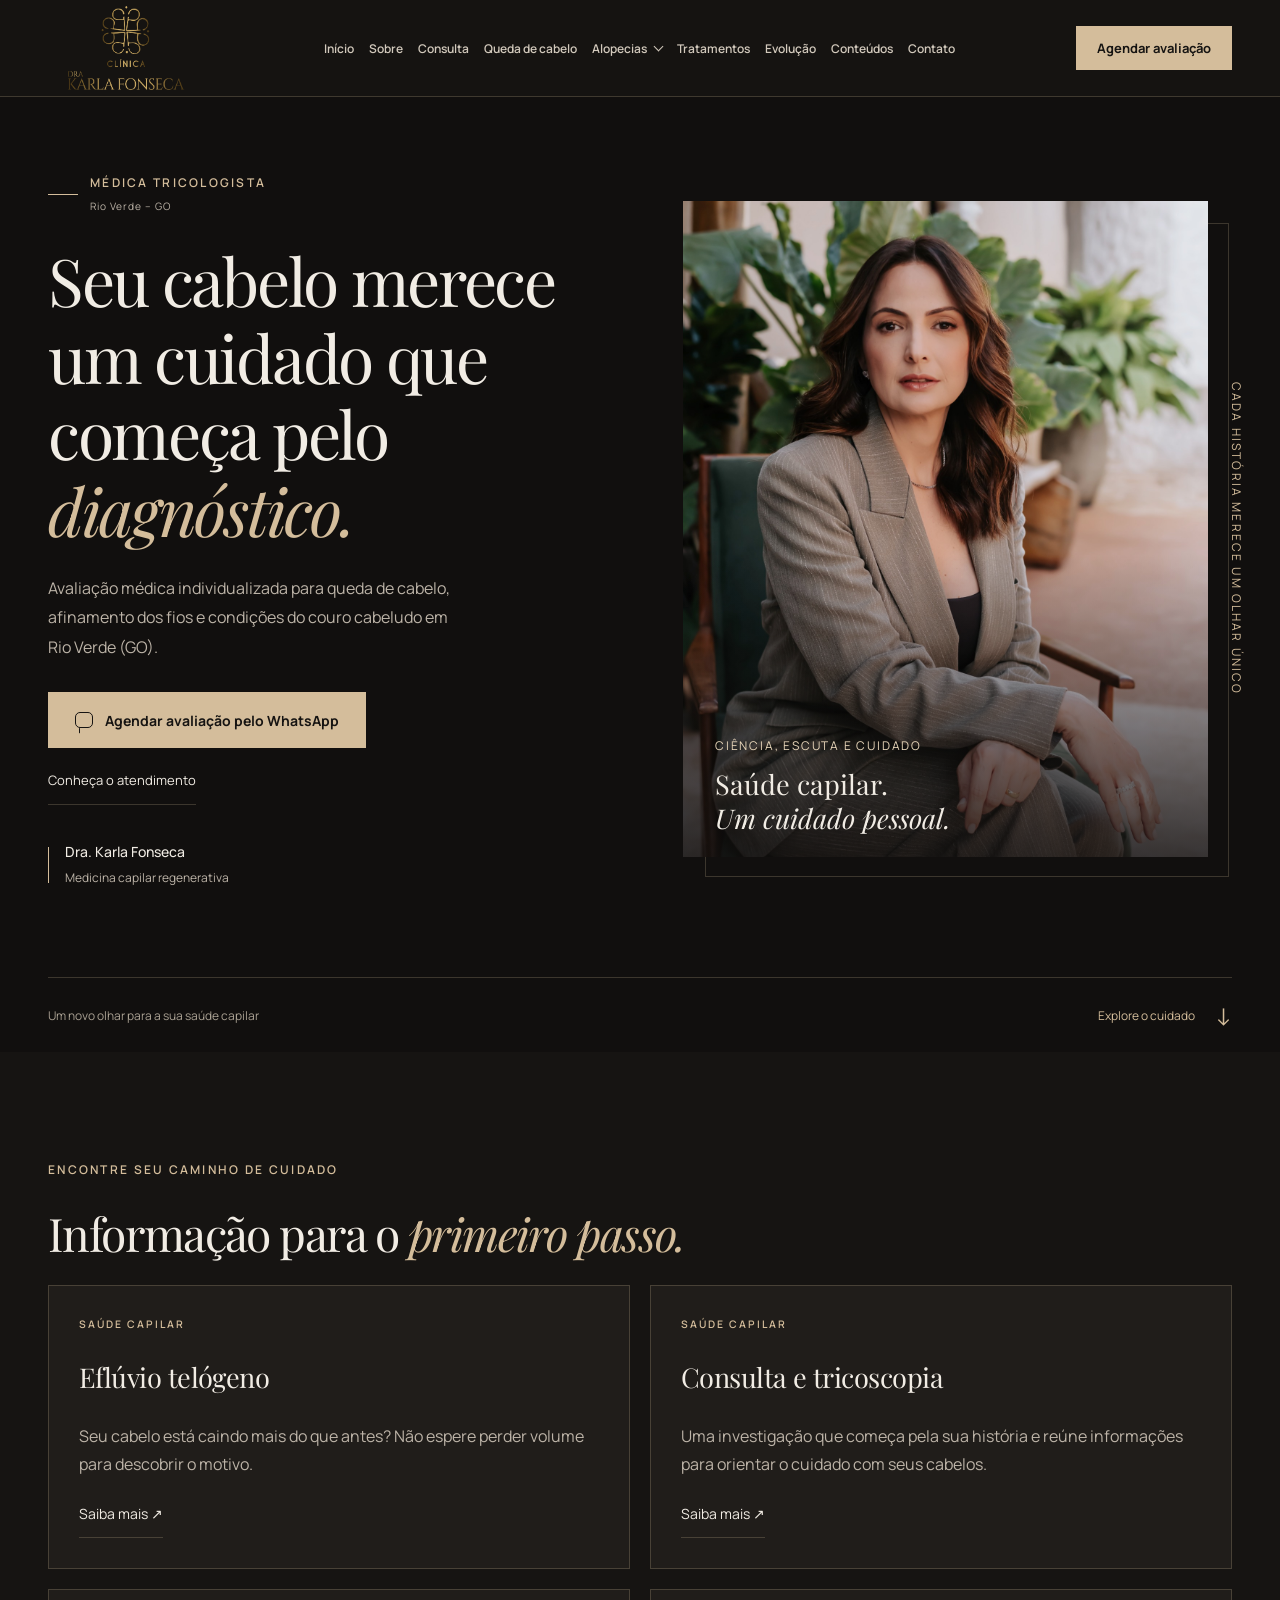
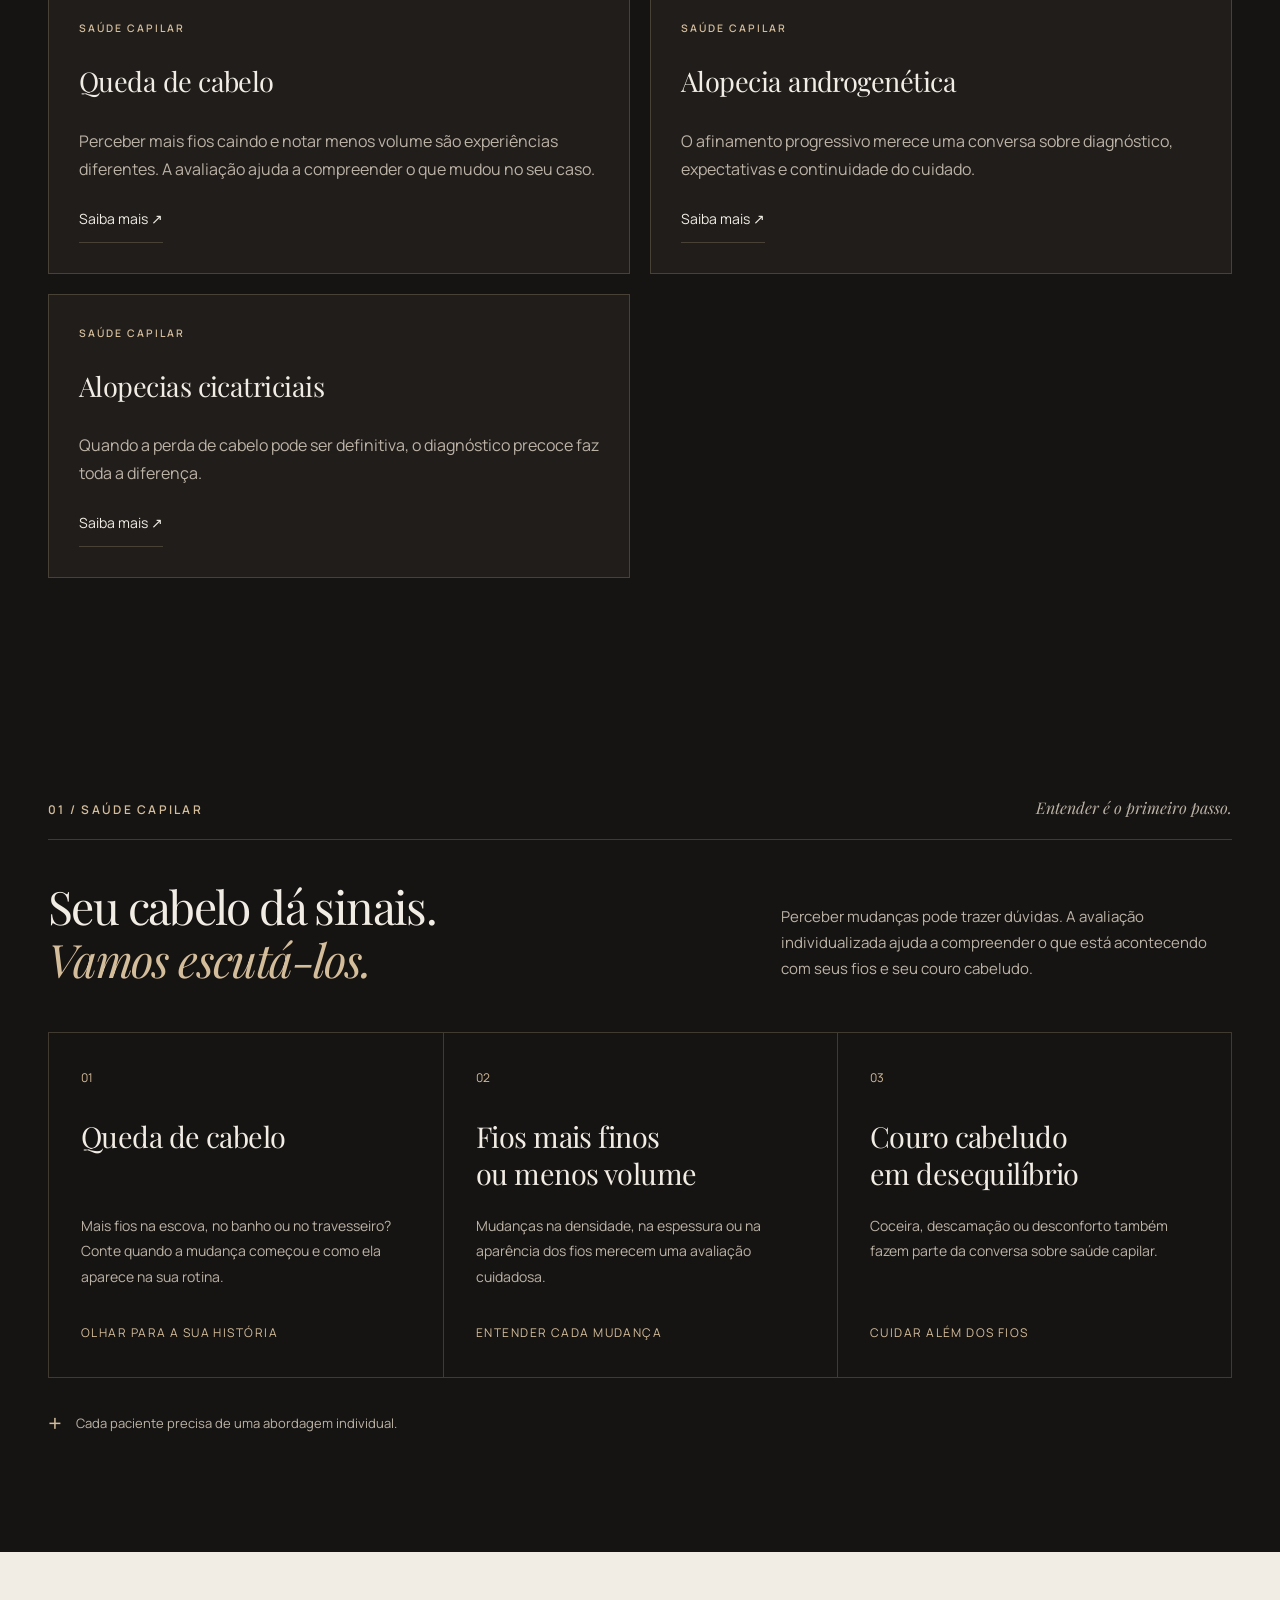
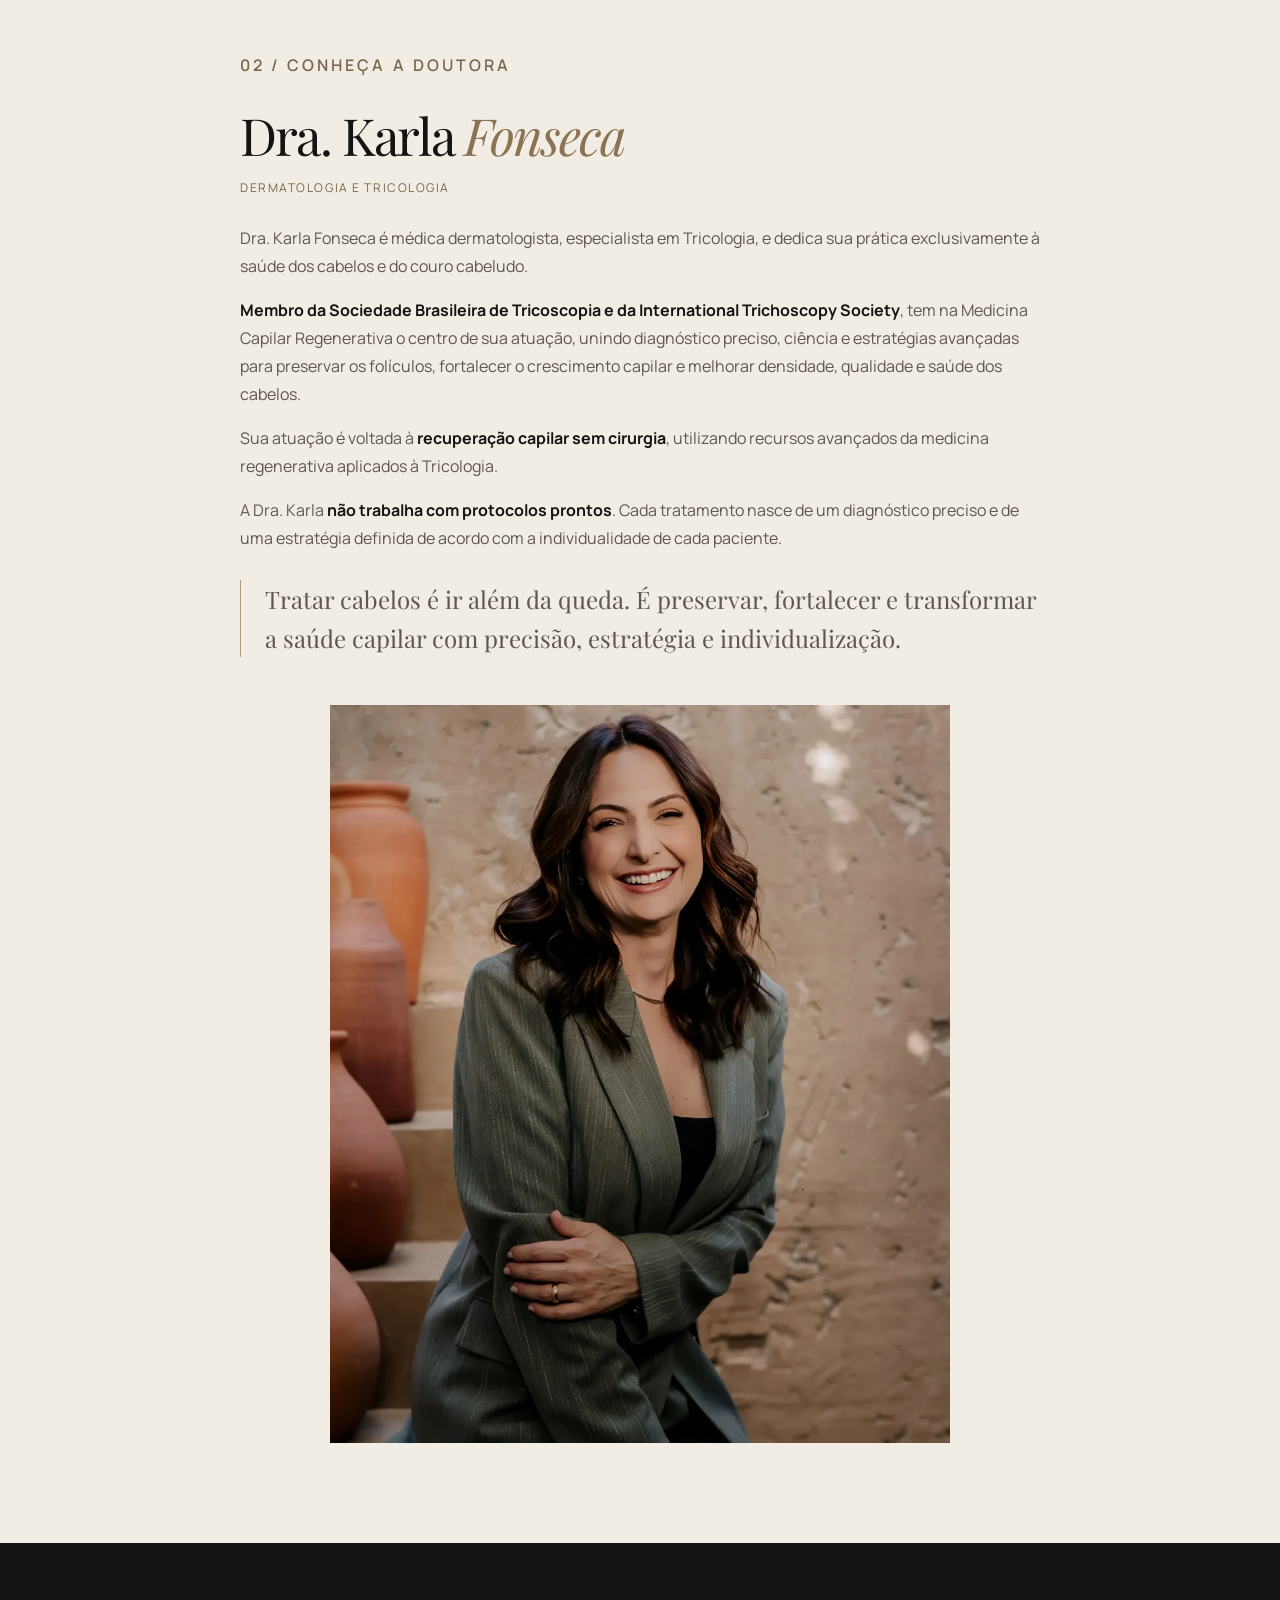
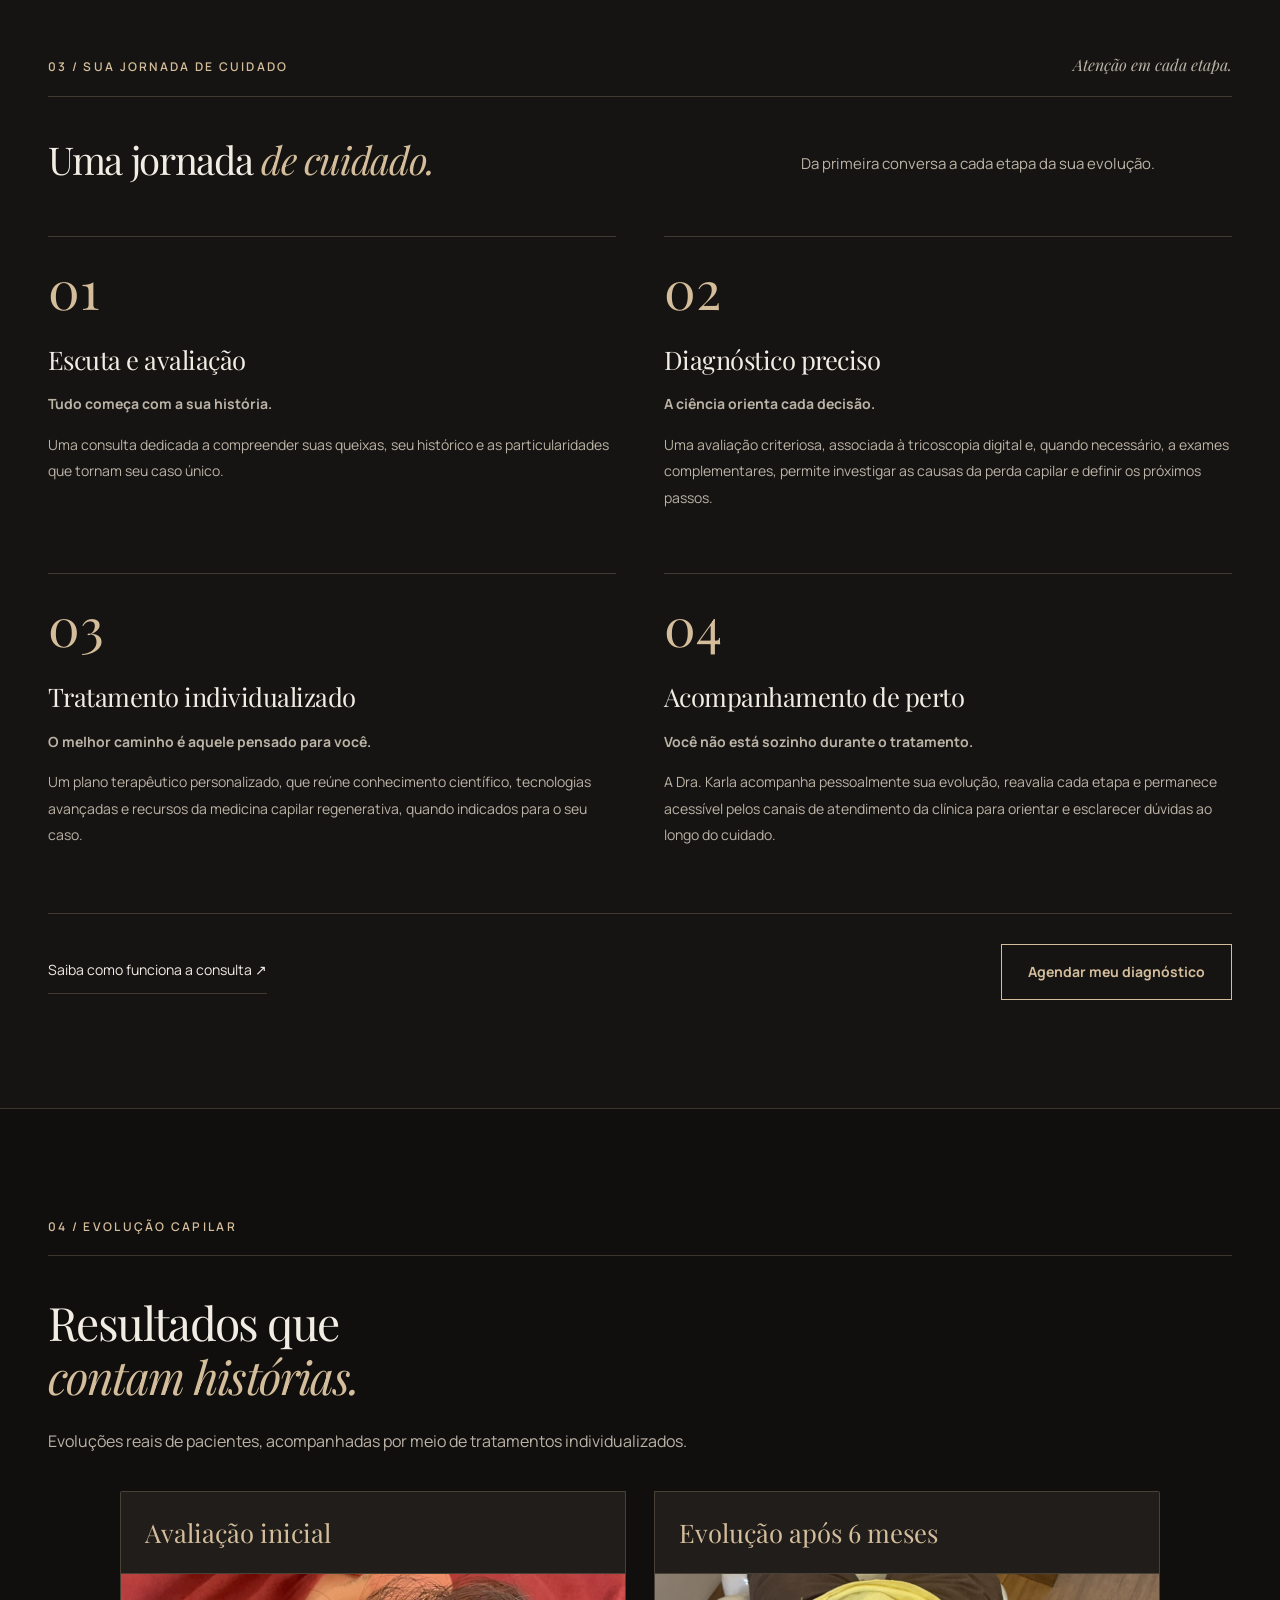
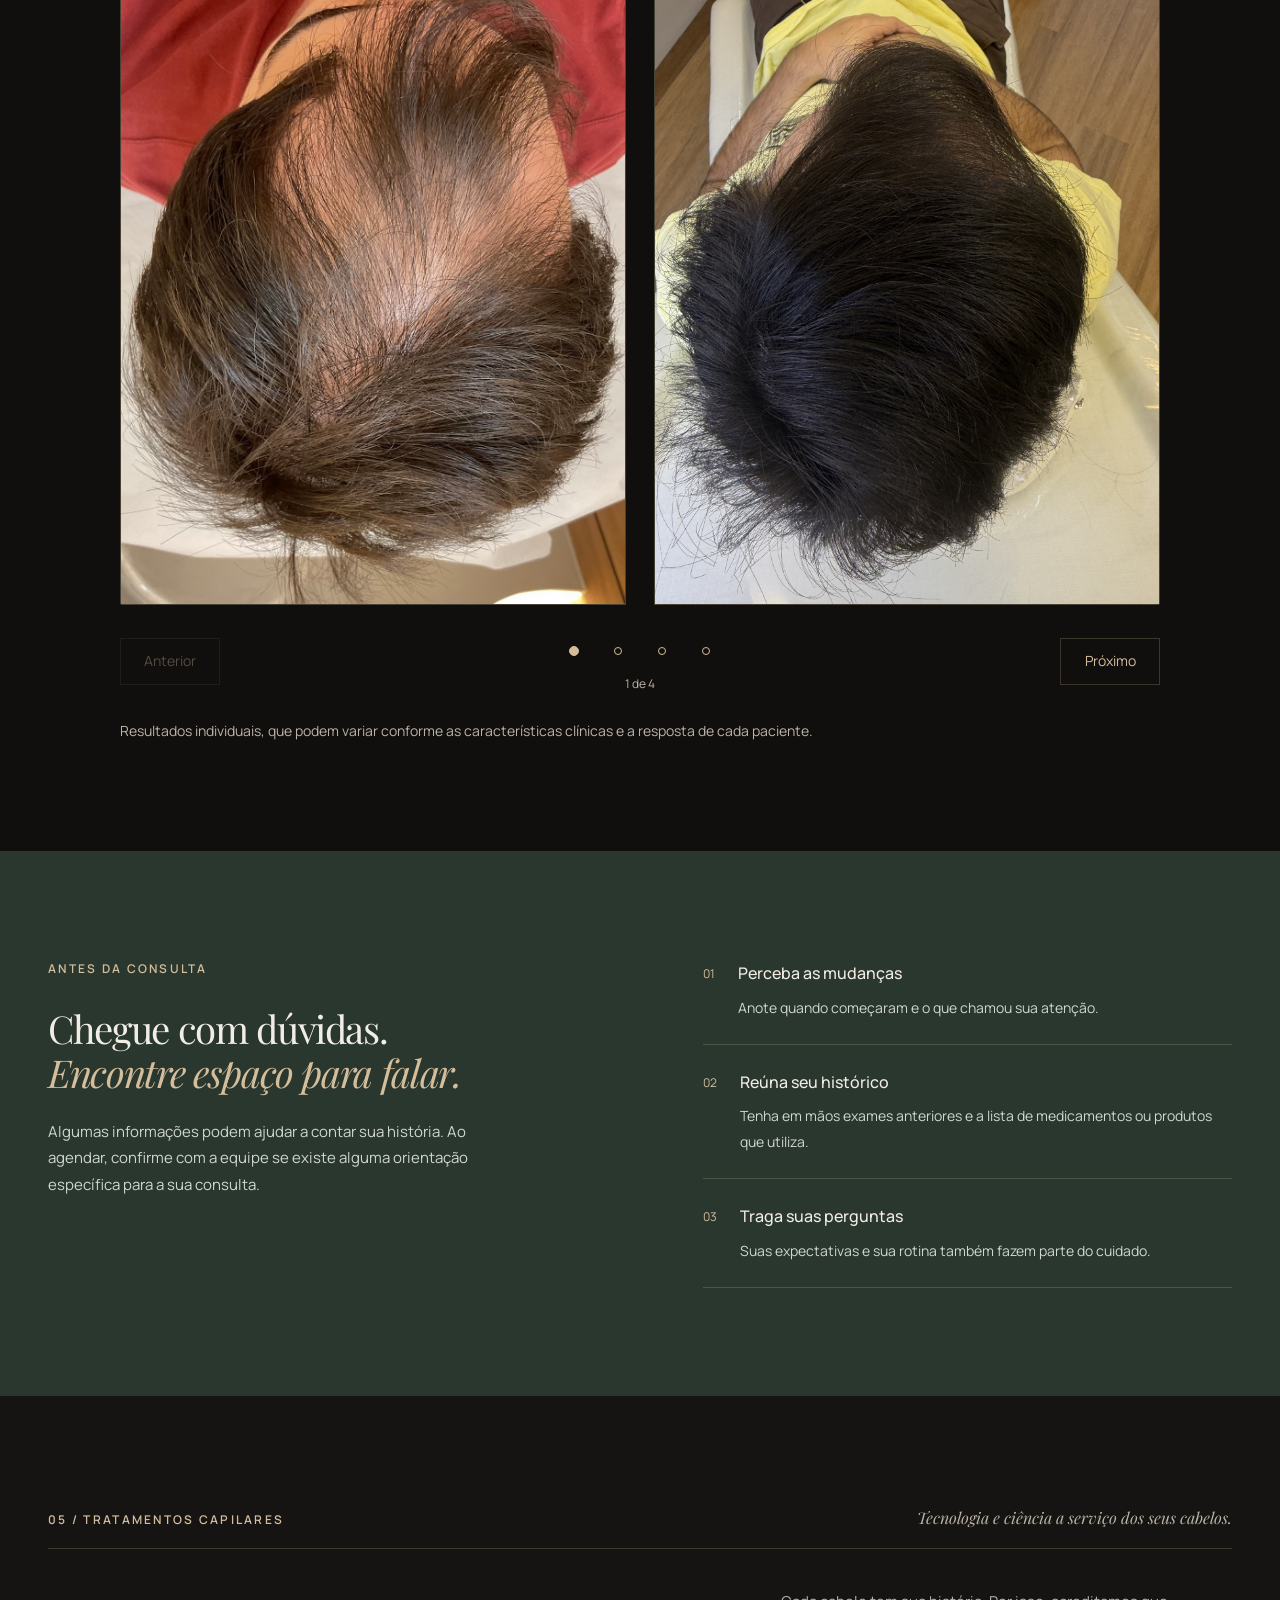
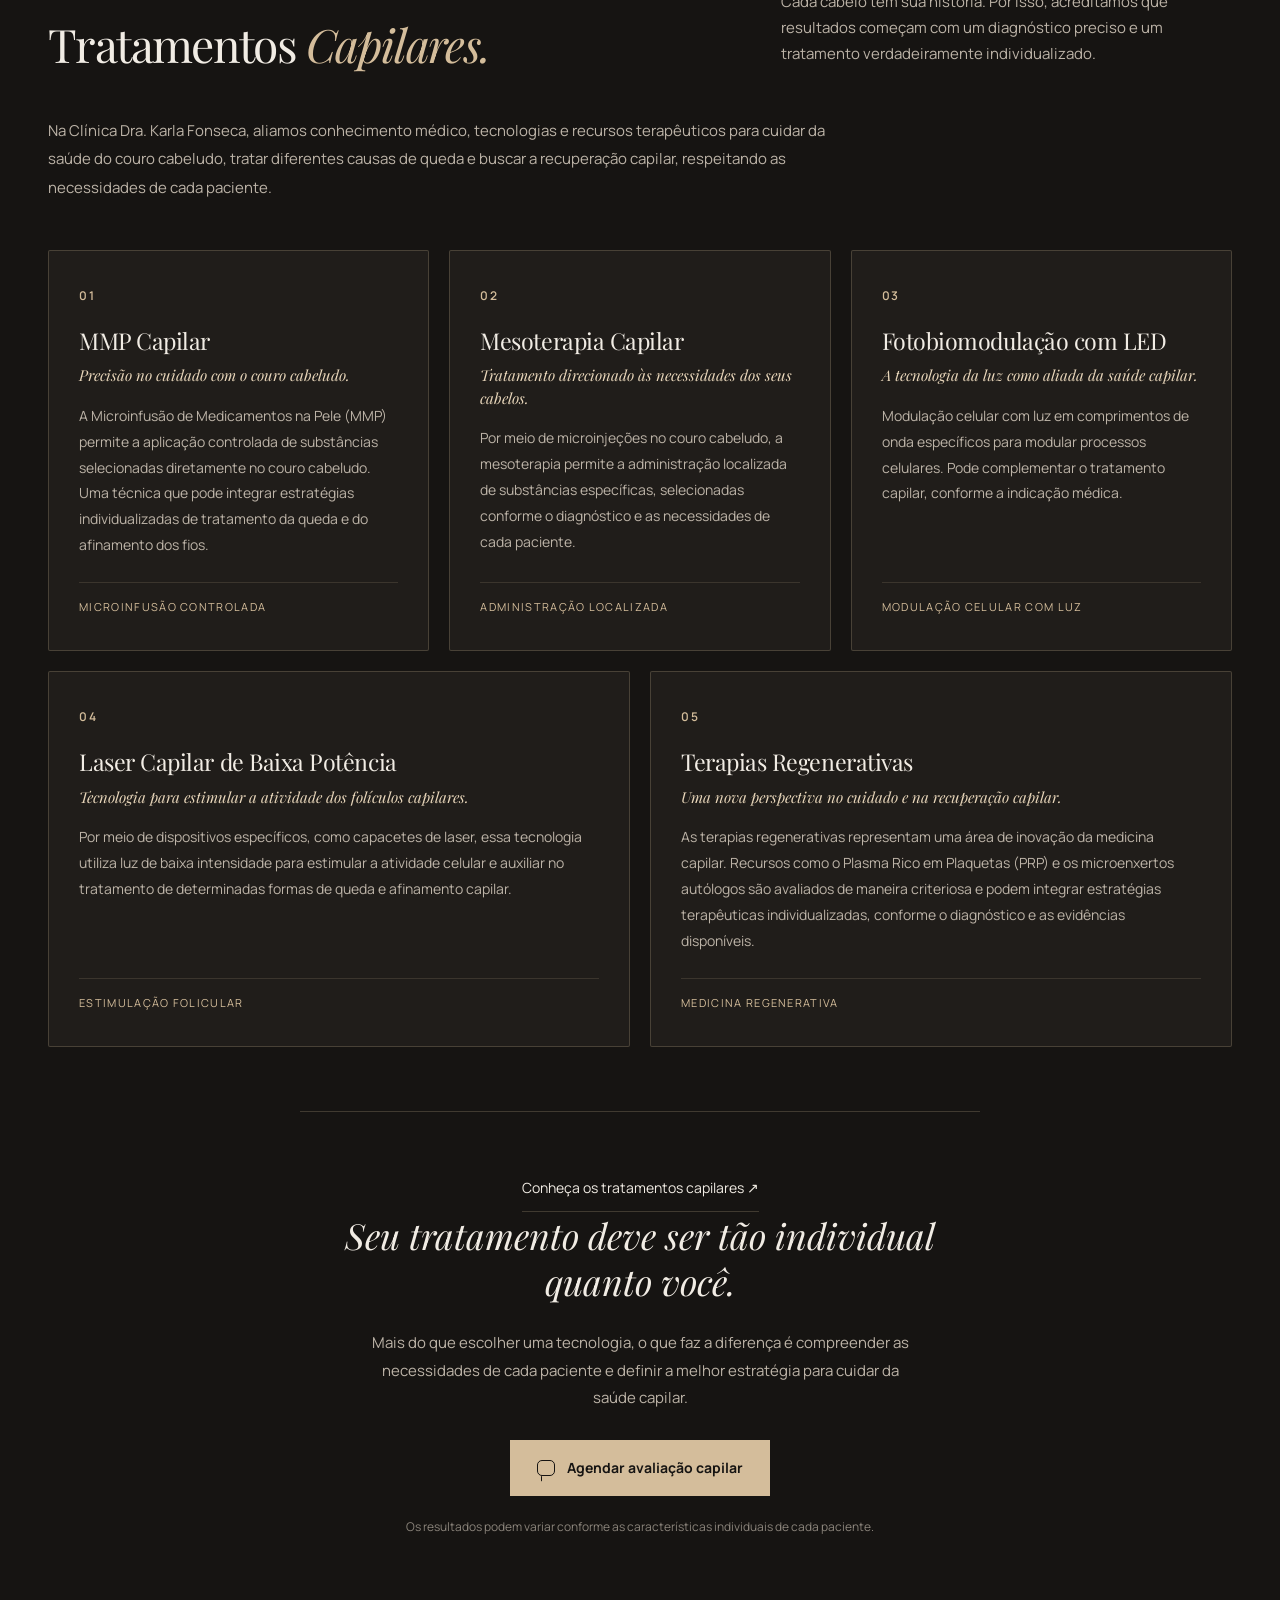
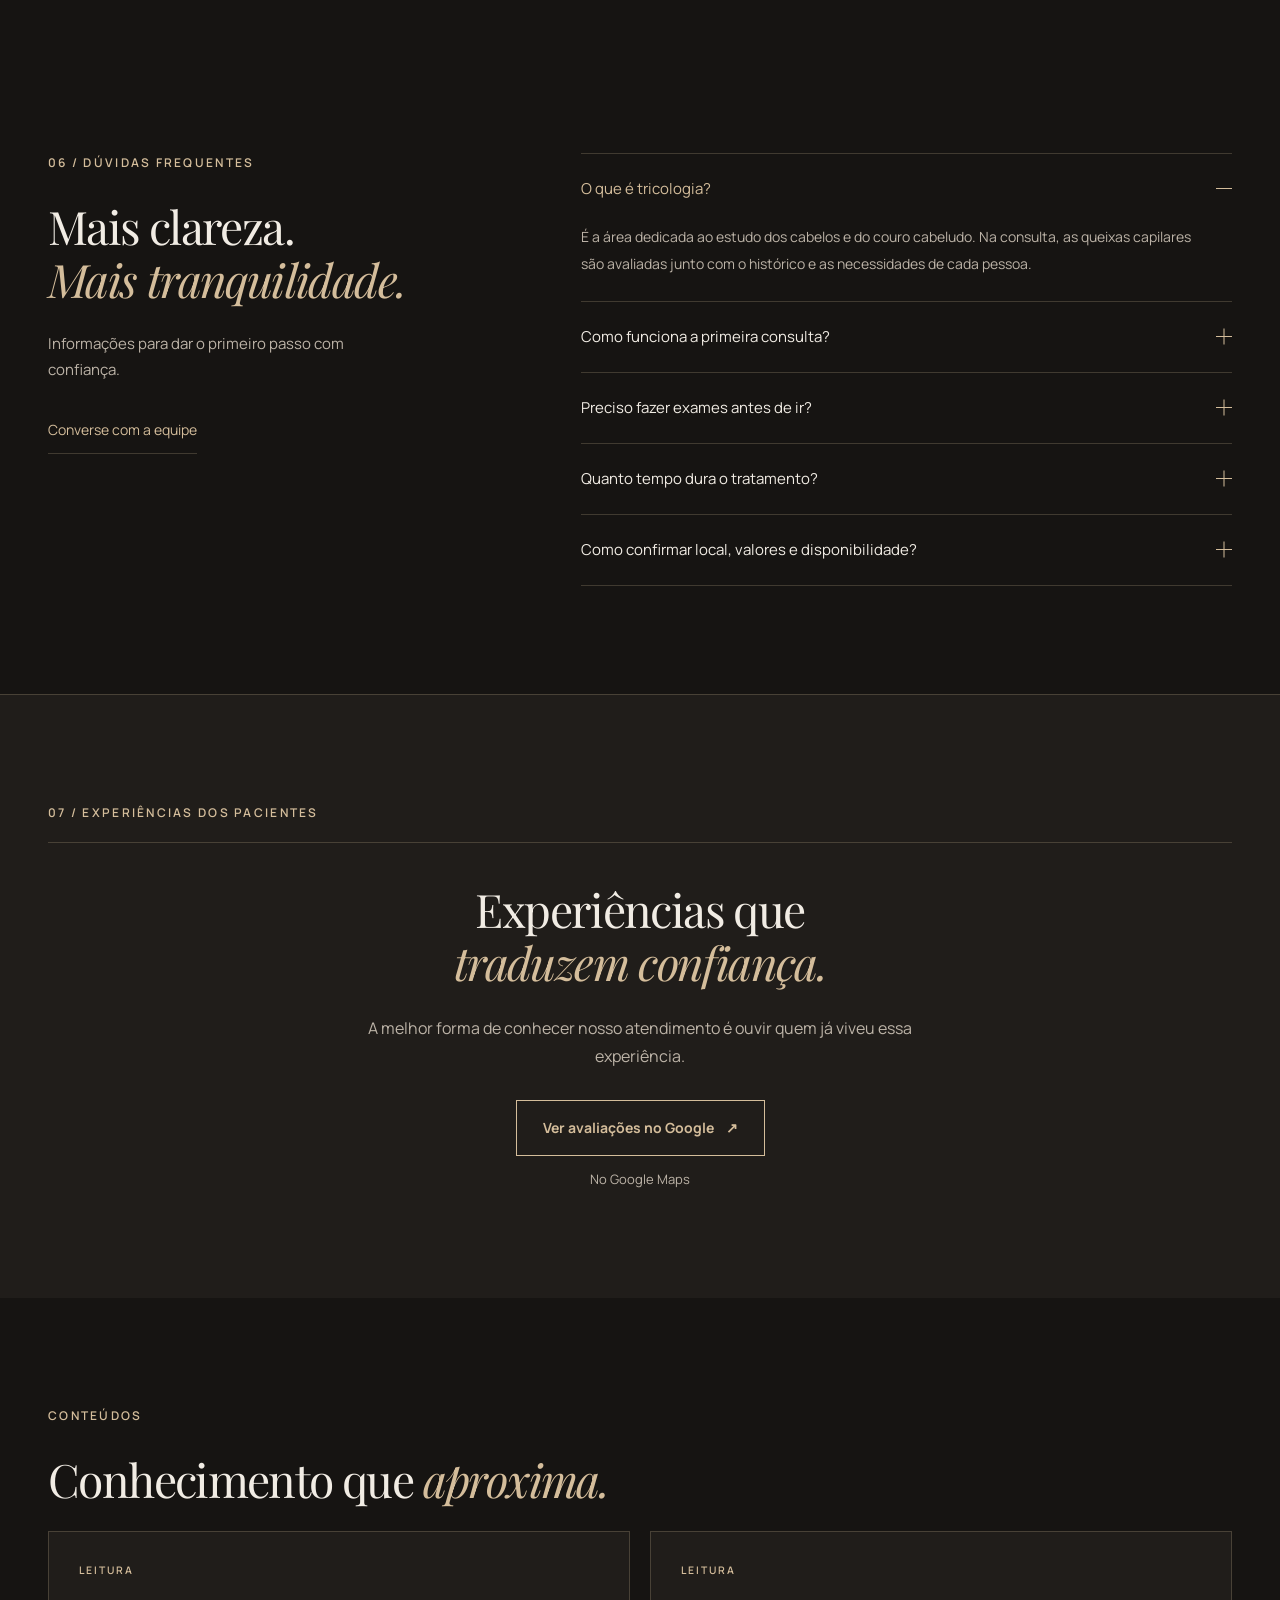
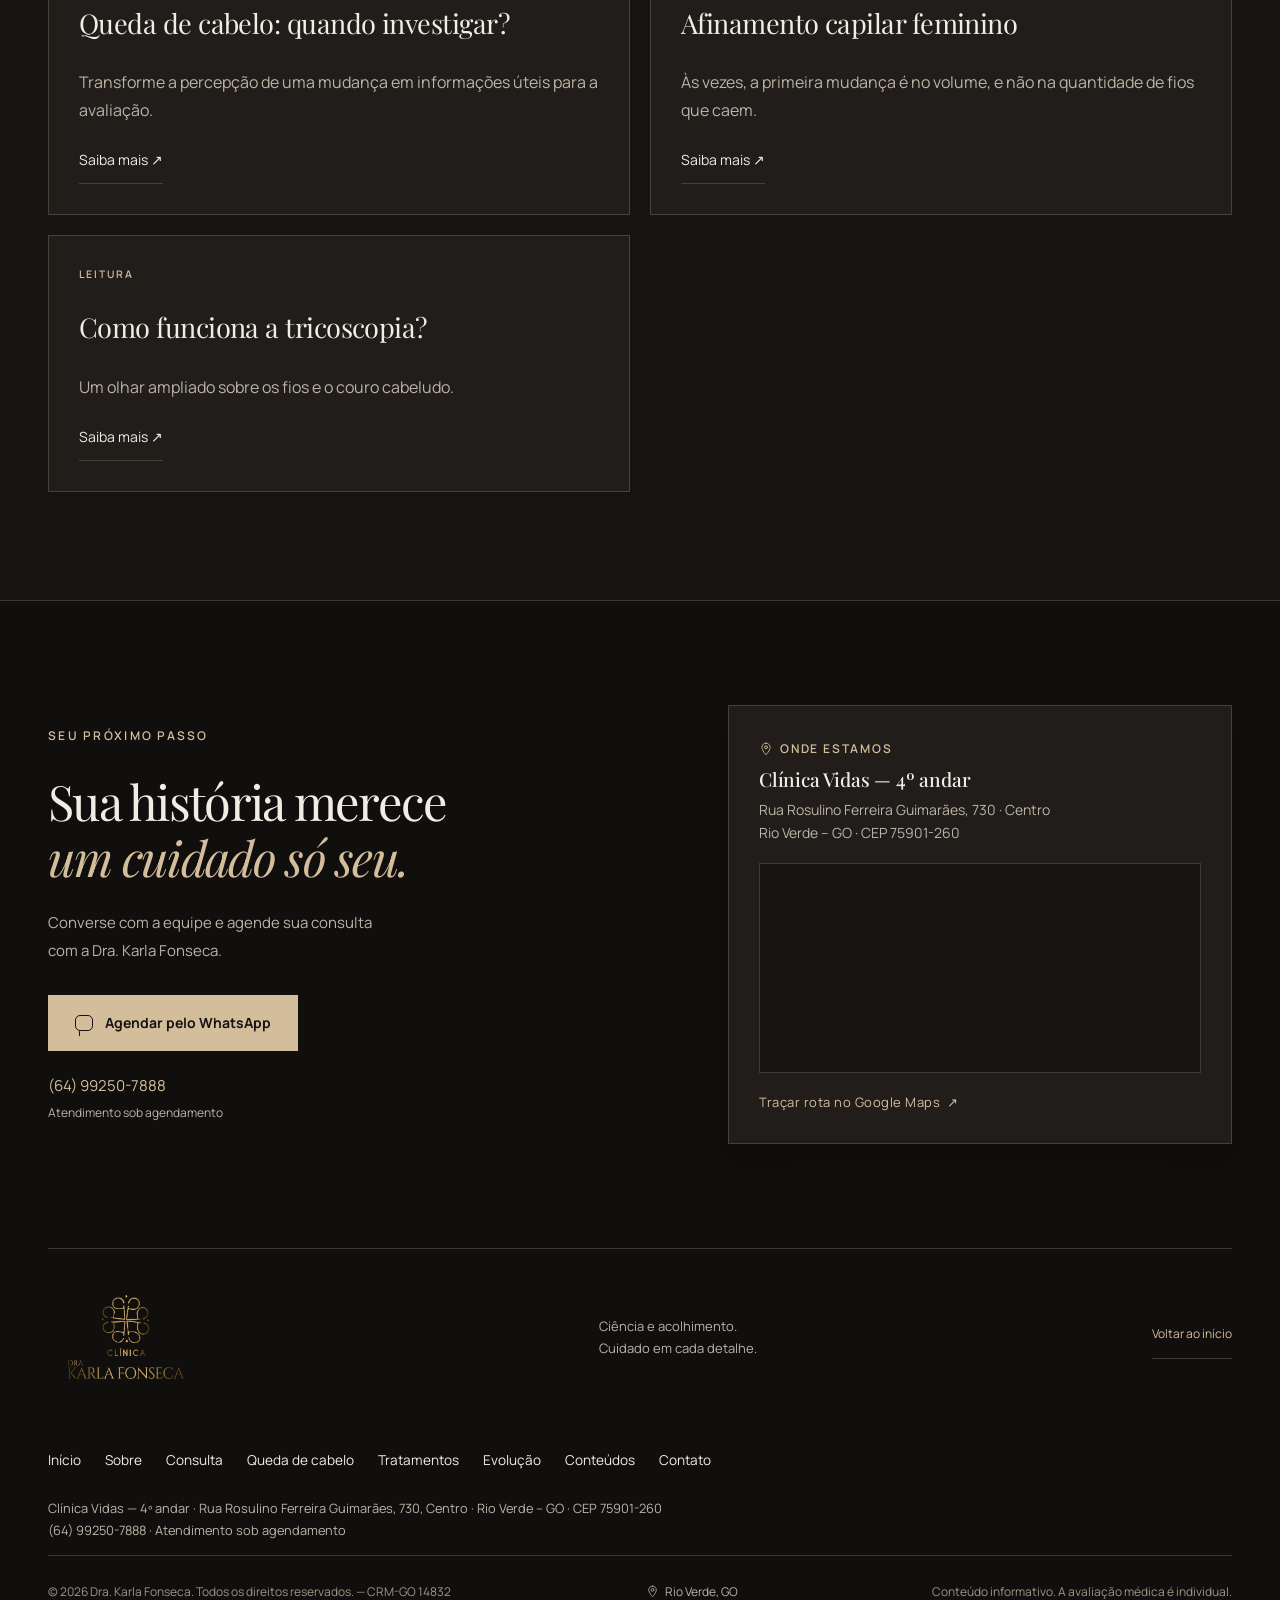
<file: index.html>
<!doctype html><html lang="pt-BR"><head><meta charset="UTF-8"><meta name="viewport" content="width=device-width, initial-scale=1, viewport-fit=cover"><meta name="theme-color" content="#161412"><title>Queda de cabelo em Rio Verde (GO) | Dra. Karla Fonseca</title><meta name="description" content="Avaliação médica da queda de cabelo, calvície e condições do couro cabeludo em Rio Verde, Goiás. Conheça o atendimento da Dra. Karla Fonseca."><meta name="robots" content="noindex, nofollow"><meta property="og:type" content="website"><meta property="og:locale" content="pt_BR"><meta property="og:title" content="Queda de cabelo em Rio Verde (GO) | Dra. Karla Fonseca"><meta property="og:description" content="Avaliação médica da queda de cabelo, calvície e condições do couro cabeludo em Rio Verde, Goiás. Conheça o atendimento da Dra. Karla Fonseca."><link rel="icon" href="/assets/logo-karla-fonseca.png"><link rel="stylesheet" href="/fonts.css"><link rel="stylesheet" href="/styles.css"><script type="application/ld+json">{"@context":"https://schema.org","@type":"MedicalClinic","name":"Clínica Dra. Karla Fonseca","telephone":"+55-64-99250-7888","address":{"@type":"PostalAddress","streetAddress":"Rua Rosulino Ferreira Guimarães, 730, Clínica Vidas, 4º andar, Centro","addressLocality":"Rio Verde","addressRegion":"GO","postalCode":"75901-260","addressCountry":"BR"}}</script><script src="/app.js" defer></script></head><body><a class="skip-link" href="#conteudo">Ir para o conteúdo</a><header class="site-header"><div class="container header-inner"><a class="brand" href="/" aria-label="Dra. Karla Fonseca — início"><span class="brand-logo"><img src="/assets/logo-karla-fonseca.png" alt="Clínica Dra. Karla Fonseca" width="1155" height="1155"></span></a><nav class="desktop-nav" aria-label="Navegação principal"><a href="/" aria-current="page">Início</a><a href="/sobre/">Sobre</a><a href="/consulta-tricologia-rio-verde/">Consulta</a><a href="/queda-de-cabelo/">Queda de cabelo</a><details class="nav-dropdown"><summary>Alopecias</summary><div><a href="/alopecia-androgenetica/">Alopecia androgenética</a><a href="/alopecias-cicatriciais/">Alopecias cicatriciais</a><a href="/efluvio-telogeno/">Eflúvio telógeno</a></div></details><a href="/tratamentos-capilares/">Tratamentos</a><a href="/#antes-depois">Evolução</a><a href="/conteudos/">Conteúdos</a><a href="/contato/">Contato</a></nav><a class="button button-small header-cta" href="https://wa.me/5564992507888?text=Ol%C3%A1%2C%20encontrei%20o%20site%20da%20Dra.%20Karla%20Fonseca%20e%20gostaria%20de%20informa%C3%A7%C3%B5es%20para%20agendar%20uma%20avalia%C3%A7%C3%A3o%20capilar." target="_blank" rel="noopener noreferrer">Agendar avaliação</a><button class="menu-button" type="button" aria-label="Abrir menu" aria-expanded="false" aria-controls="mobile-menu"><span></span><span></span></button></div><nav id="mobile-menu" class="mobile-menu" aria-label="Navegação no celular" hidden><a href="/" aria-current="page">Início</a><a href="/sobre/">Sobre</a><a href="/consulta-tricologia-rio-verde/">Consulta</a><a href="/queda-de-cabelo/">Queda de cabelo</a><a href="/alopecia-androgenetica/">Alopecia androgenética</a><a href="/alopecias-cicatriciais/">Alopecias cicatriciais</a><a href="/efluvio-telogeno/">Eflúvio telógeno</a><a href="/tratamentos-capilares/">Tratamentos</a><a href="/#antes-depois">Evolução</a><a href="/conteudos/">Conteúdos</a><a href="/contato/">Contato</a></nav></header><main id="conteudo">
    <section class="hero" id="inicio" aria-labelledby="hero-title">
      <div class="container hero-grid">
        <div class="hero-copy">
          <p class="eyebrow"><span class="tiny-line" aria-hidden="true"></span><span>MÉDICA TRICOLOGISTA<small class="hero-location">Rio Verde – GO</small></span></p>
          <h1 id="hero-title">Seu cabelo merece um cuidado que começa pelo <em>diagnóstico.</em></h1>
          <p class="hero-description">Avaliação médica individualizada para queda de cabelo, afinamento dos fios e condições do couro cabeludo em Rio Verde (GO).</p>
          <div class="hero-actions"><a class="button" href="https://wa.me/5564992507888?text=Ol%C3%A1%2C%20encontrei%20o%20site%20da%20Dra.%20Karla%20Fonseca%20e%20gostaria%20de%20informa%C3%A7%C3%B5es%20para%20agendar%20uma%20avalia%C3%A7%C3%A3o%20capilar." target="_blank"
              rel="noopener noreferrer"><span class="chat-icon" aria-hidden="true"></span>Agendar avaliação pelo WhatsApp</a><a
              class="text-link" href="/consulta-tricologia-rio-verde/">Conheça o atendimento</a></div>
          <div class="hero-signature"><span class="signature-rule"></span>
            <p><strong>Dra. Karla Fonseca</strong><span>Medicina capilar regenerativa</span></p>
          </div>
        </div>
        <div class="hero-visual">
          <div class="portrait-frame"><img src="/assets/dra-karla-principal.jpeg" alt="Dra. Karla Fonseca" width="1450"
              height="2048" fetchpriority="high">
            <div class="portrait-caption"><span>CIÊNCIA, ESCUTA E CUIDADO</span>
              <p>Saúde capilar.<br><em>Um cuidado pessoal.</em></p>
            </div>
          </div><span class="portrait-side" aria-hidden="true">CADA HISTÓRIA MERECE UM OLHAR ÚNICO</span>
        </div>
      </div>
      <div class="hero-footer container"><span>Um novo olhar para a sua saúde capilar</span><a href="#cuidado">Explore o
          cuidado <span aria-hidden="true">↓</span></a></div>
    </section>

    <section class="clinical-entry section"><div class="container"><p class="eyebrow">ENCONTRE SEU CAMINHO DE CUIDADO</p><h2>Informação para o <em>primeiro passo.</em></h2><div class="topic-grid"><a class="topic-card" href="/efluvio-telogeno/"><span class="eyebrow">SAÚDE CAPILAR</span><h3>Eflúvio telógeno</h3><p>Seu cabelo está caindo mais do que antes? Não espere perder volume para descobrir o motivo.</p><span class="text-link">Saiba mais <span aria-hidden="true">↗</span></span></a><a class="topic-card" href="/consulta-tricologia-rio-verde/"><span class="eyebrow">SAÚDE CAPILAR</span><h3>Consulta e tricoscopia</h3><p>Uma investigação que começa pela sua história e reúne informações para orientar o cuidado com seus cabelos.</p><span class="text-link">Saiba mais <span aria-hidden="true">↗</span></span></a><a class="topic-card" href="/queda-de-cabelo/"><span class="eyebrow">SAÚDE CAPILAR</span><h3>Queda de cabelo</h3><p>Perceber mais fios caindo e notar menos volume são experiências diferentes. A avaliação ajuda a compreender o que mudou no seu caso.</p><span class="text-link">Saiba mais <span aria-hidden="true">↗</span></span></a><a class="topic-card" href="/alopecia-androgenetica/"><span class="eyebrow">SAÚDE CAPILAR</span><h3>Alopecia androgenética</h3><p>O afinamento progressivo merece uma conversa sobre diagnóstico, expectativas e continuidade do cuidado.</p><span class="text-link">Saiba mais <span aria-hidden="true">↗</span></span></a><a class="topic-card" href="/alopecias-cicatriciais/"><span class="eyebrow">SAÚDE CAPILAR</span><h3>Alopecias cicatriciais</h3><p>Quando a perda de cabelo pode ser definitiva, o diagnóstico precoce faz toda a diferença.</p><span class="text-link">Saiba mais <span aria-hidden="true">↗</span></span></a></div></div></section><section class="care-section section" id="cuidado" aria-labelledby="care-title">
      <div class="container">
        <div class="section-top">
          <p class="eyebrow">01 / SAÚDE CAPILAR</p><span class="section-aside">Entender é o primeiro passo.</span>
        </div>
        <div class="section-intro">
          <h2 id="care-title">Seu cabelo dá sinais.<br><em>Vamos escutá-los.</em></h2>
          <p>Perceber mudanças pode trazer dúvidas. A avaliação individualizada ajuda a compreender o que está
            acontecendo com seus fios e seu couro cabeludo.</p>
        </div>
        <div class="concern-grid">
          <article class="concern-card"><span class="card-index">01</span>
            <h3>Queda de cabelo</h3>
            <p>Mais fios na escova, no banho ou no travesseiro? Conte quando a mudança começou e como ela aparece na sua
              rotina.</p><span class="card-label">OLHAR PARA A SUA HISTÓRIA</span>
          </article>
          <article class="concern-card"><span class="card-index">02</span>
            <h3>Fios mais finos <br>ou menos volume</h3>
            <p>Mudanças na densidade, na espessura ou na aparência dos fios merecem uma avaliação cuidadosa.</p><span
              class="card-label">ENTENDER CADA MUDANÇA</span>
          </article>
          <article class="concern-card"><span class="card-index">03</span>
            <h3>Couro cabeludo <br>em desequilíbrio</h3>
            <p>Coceira, descamação ou desconforto também fazem parte da conversa sobre saúde capilar.</p><span
              class="card-label">CUIDAR ALÉM DOS FIOS</span>
          </article>
        </div>
        <div class="care-note"><span class="small-cross" aria-hidden="true">+</span>
          <p>Cada paciente precisa de uma abordagem individual.</p>
        </div>
      </div>
    </section>

    <section class="about-section section" id="sobre" aria-labelledby="about-title">
      <div class="container about-grid">
        <div class="about-copy">
          <p class="eyebrow">02 / CONHEÇA A DOUTORA</p>
          <h2 id="about-title">Dra. Karla <em>Fonseca</em></h2>
          <p class="about-role">Dermatologia e tricologia</p>
          <p>Dra. Karla Fonseca é médica dermatologista, especialista em Tricologia, e dedica sua prática exclusivamente
            à saúde dos cabelos e do couro cabeludo.</p>
          <p><strong>Membro da Sociedade Brasileira de Tricoscopia e da International Trichoscopy Society</strong>, tem na Medicina
            Capilar Regenerativa o centro de sua atuação, unindo diagnóstico preciso, ciência e estratégias avançadas
            para preservar os folículos, fortalecer o crescimento capilar e melhorar densidade, qualidade e saúde dos
            cabelos.</p>
          <p>Sua atuação é voltada à <strong>recuperação capilar sem cirurgia</strong>, utilizando recursos avançados da medicina
            regenerativa aplicados à Tricologia.</p>
          <p>A Dra. Karla <strong>não trabalha com protocolos prontos</strong>. Cada tratamento nasce de um diagnóstico preciso e de uma
            estratégia definida de acordo com a individualidade de cada paciente.</p>
          <p class="about-statement">Tratar cabelos é ir além da queda. É preservar, fortalecer e transformar a saúde
            capilar com precisão, estratégia e individualização.</p>
        </div>
        <div class="about-photo"><img src="/assets/dra-karla.webp" alt="Retrato da Dra. Karla Fonseca" width="1000"
            height="1559" loading="lazy"></div>
      </div>
    </section>

    <section class="journey-section section" id="consulta" aria-labelledby="journey-title">
      <div class="container">
        <div class="section-top">
          <p class="eyebrow">03 / SUA JORNADA DE CUIDADO</p><span class="section-aside">Atenção em cada etapa.</span>
        </div>
        <div class="section-intro">
          <h2 id="journey-title">Uma jornada <em>de cuidado.</em></h2>
          <p>Da primeira conversa a cada etapa da sua evolução.</p>
        </div>
        <div class="journey-grid">
          <article><span class="step-number">01</span>
            <h3>Escuta e avaliação</h3>
            <p><strong>Tudo começa com a sua história.</strong></p>
            <p>Uma consulta dedicada a compreender suas queixas, seu histórico e as particularidades que tornam seu
              caso único.</p>
          </article>
          <article><span class="step-number">02</span>
            <h3>Diagnóstico preciso</h3>
            <p><strong>A ciência orienta cada decisão.</strong></p>
            <p>Uma avaliação criteriosa, associada à tricoscopia digital e, quando necessário, a exames complementares,
              permite investigar as causas da perda capilar e definir os próximos passos.</p>
          </article>
          <article><span class="step-number">03</span>
            <h3>Tratamento individualizado</h3>
            <p><strong>O melhor caminho é aquele pensado para você.</strong></p>
            <p>Um plano terapêutico personalizado, que reúne conhecimento científico, tecnologias avançadas e recursos
              da medicina capilar regenerativa, quando indicados para o seu caso.</p>
          </article>
          <article><span class="step-number">04</span>
            <h3>Acompanhamento de perto</h3>
            <p><strong>Você não está sozinho durante o tratamento.</strong></p>
            <p>A Dra. Karla acompanha pessoalmente sua evolução, reavalia cada etapa e permanece acessível pelos canais
              de atendimento da clínica para orientar e esclarecer dúvidas ao longo do cuidado.</p>
          </article>
        </div>
        <div class="journey-bottom"><a class="text-link" href="/consulta-tricologia-rio-verde/">Saiba como funciona a consulta ↗</a>
          <a class="button button-outline" href="https://wa.me/5564992507888?text=Ol%C3%A1%2C%20encontrei%20o%20site%20da%20Dra.%20Karla%20Fonseca%20e%20gostaria%20de%20informa%C3%A7%C3%B5es%20para%20agendar%20uma%20avalia%C3%A7%C3%A3o%20capilar." target="_blank"
            rel="noopener noreferrer">Agendar meu diagnóstico</a>
        </div>
      </div>
    </section>

    <section class="results-section section" id="antes-depois" aria-labelledby="results-title">
      <div class="container">
        <div class="section-top">
          <p class="eyebrow">04 / EVOLUÇÃO CAPILAR</p>
        </div>
        <div class="results-intro">
          <h2 id="results-title">Resultados que<br><em>contam histórias.</em></h2>
          <p>Evoluções reais de pacientes, acompanhadas por meio de tratamentos individualizados.</p>
        </div>
        <div class="results-carousel" role="region" aria-roledescription="carrossel"
          aria-label="Antes e depois: resultados capilares">
          <div class="carousel-track" id="results-track" tabindex="0"
            aria-label="Comparações de antes e depois. Use as setas do teclado para navegar.">
            <div class="result-slide" role="group" aria-roledescription="slide" aria-label="Comparação 1 de 4">
              <div class="results-grid">
                <figure class="result-photo">
                  <figcaption><span>Avaliação inicial</span></figcaption>
                  <div class="result-image"><img src="/assets/capilar-antes.png" alt="Avaliação inicial, comparação 1"
                      width="1320" height="1372" loading="lazy" decoding="async"></div>
                </figure>
                <figure class="result-photo">
                  <figcaption><span>Evolução após 6 meses</span></figcaption>
                  <div class="result-image"><img src="/assets/capilar-depois.jpg"
                      alt="Evolução após 6 meses, comparação 1" width="1536" height="2048" loading="lazy"
                      decoding="async"></div>
                </figure>
              </div>
            </div>
            <div class="result-slide" role="group" aria-roledescription="slide" aria-label="Comparação 2 de 4">
              <div class="results-grid">
                <figure class="result-photo">
                  <figcaption><span>Avaliação inicial</span></figcaption>
                  <div class="result-image"><img src="/assets/resultado-2-antes.png"
                      alt="Avaliação inicial, comparação 2" width="1566" height="1576" loading="lazy"
                      decoding="async"></div>
                </figure>
                <figure class="result-photo">
                  <figcaption><span>Evolução após 4 meses</span></figcaption>
                  <div class="result-image"><img src="/assets/resultado-2-depois.png"
                      alt="Evolução após 4 meses, comparação 2" width="1640" height="1827" loading="lazy"
                      decoding="async"></div>
                </figure>
              </div>
            </div>
            <div class="result-slide" role="group" aria-roledescription="slide" aria-label="Comparação 3 de 4">
              <div class="results-grid">
                <figure class="result-photo">
                  <figcaption><span>Avaliação inicial</span></figcaption>
                  <div class="result-image"><img src="/assets/resultado-3-antes.png"
                      alt="Avaliação inicial, comparação 3" width="1640" height="1611" loading="lazy"
                      decoding="async"></div>
                </figure>
                <figure class="result-photo">
                  <figcaption><span>Evolução após 8 meses</span></figcaption>
                  <div class="result-image"><img src="/assets/resultado-3-depois.png"
                      alt="Evolução após 8 meses, comparação 3" width="1293" height="2048" loading="lazy"
                      decoding="async"></div>
                </figure>
              </div>
            </div>
            <div class="result-slide" role="group" aria-roledescription="slide" aria-label="Comparação 4 de 4">
              <div class="results-grid">
                <figure class="result-photo">
                  <figcaption><span>Avaliação inicial</span></figcaption>
                  <div class="result-image result-image--scalp-before"><img src="/assets/resultado-4-antes.png"
                      alt="Avaliação inicial, comparação 4" width="3024" height="4032" loading="lazy"
                      decoding="async"></div>
                </figure>
                <figure class="result-photo">
                  <figcaption><span>Evolução após 3 meses</span></figcaption>
                  <div class="result-image"><img src="/assets/resultado-4-depois.png"
                      alt="Evolução após 3 meses, comparação 4" width="3024" height="4032" loading="lazy"
                      decoding="async"></div>
                </figure>
              </div>
            </div>
          </div>
          <div class="carousel-controls">
            <button class="carousel-button" id="results-prev" type="button" aria-label="Ver comparação anterior"
              aria-controls="results-track" disabled>Anterior</button>
            <div class="carousel-pagination">
              <div class="carousel-dots" aria-label="Escolher comparação">
                <button type="button" aria-label="Ver comparação 1" aria-controls="results-track" aria-current="true"
                  data-slide="0"><span></span></button>
                <button type="button" aria-label="Ver comparação 2" aria-controls="results-track"
                  data-slide="1"><span></span></button>
                <button type="button" aria-label="Ver comparação 3" aria-controls="results-track"
                  data-slide="2"><span></span></button>
                <button type="button" aria-label="Ver comparação 4" aria-controls="results-track"
                  data-slide="3"><span></span></button>
              </div><span class="carousel-count" aria-live="polite" aria-atomic="true">1 de 4</span>
            </div>
            <button class="carousel-button" id="results-next" type="button" aria-label="Ver próxima comparação"
              aria-controls="results-track">Próximo</button>
          </div>
        </div>
        <p class="results-note">Resultados individuais, que podem variar conforme as características clínicas e a resposta de cada paciente.</p>
      </div>
    </section>

    <section class="preparation-section section" aria-labelledby="prepare-title">
      <div class="container prepare-grid">
        <div>
          <p class="eyebrow">ANTES DA CONSULTA</p>
          <h2 id="prepare-title">Chegue com dúvidas.<br><em>Encontre espaço para falar.</em></h2>
          <p>Algumas informações podem ajudar a contar sua história. Ao agendar, confirme com a equipe se existe alguma
            orientação específica para a sua consulta.</p>
        </div>
        <div class="prepare-list">
          <div><span>01</span>
            <p><strong>Perceba as mudanças</strong>Anote quando começaram e o que chamou sua atenção.</p>
          </div>
          <div><span>02</span>
            <p><strong>Reúna seu histórico</strong>Tenha em mãos exames anteriores e a lista de medicamentos ou produtos
              que utiliza.</p>
          </div>
          <div><span>03</span>
            <p><strong>Traga suas perguntas</strong>Suas expectativas e sua rotina também fazem parte do cuidado.</p>
          </div>
        </div>
      </div>
    </section>

    <section class="treatments-section section" id="tratamentos" aria-labelledby="treatments-title">
      <div class="container">
        <div class="section-top">
          <p class="eyebrow">05 / TRATAMENTOS CAPILARES</p><span class="section-aside">Tecnologia e ciência a serviço
            dos seus cabelos.</span>
        </div>
        <div class="section-intro">
          <h2 id="treatments-title">Tratamentos <em>Capilares.</em></h2>
          <p>Cada cabelo tem sua história. Por isso, acreditamos que resultados começam com um diagnóstico preciso e um
            tratamento verdadeiramente individualizado.</p>
        </div>
        <p class="treatments-lead">Na Clínica Dra. Karla Fonseca, aliamos conhecimento médico, tecnologias e recursos
          terapêuticos para cuidar da saúde do couro cabeludo, tratar diferentes causas de queda e buscar a recuperação
          capilar, respeitando as necessidades de cada paciente.</p>
        <div class="treatments-grid">
          <article class="treatment-card">
            <span class="card-index">01</span>
            <h3>MMP Capilar</h3>
            <p class="treatment-subtitle">Precisão no cuidado com o couro cabeludo.</p>
            <p>A Microinfusão de Medicamentos na Pele (MMP) permite a aplicação controlada de substâncias selecionadas
              diretamente no couro cabeludo. Uma técnica que pode integrar estratégias individualizadas de tratamento da
              queda e do afinamento dos fios.</p>
            <span class="card-label">MICROINFUSÃO CONTROLADA</span>
          </article>
          <article class="treatment-card">
            <span class="card-index">02</span>
            <h3>Mesoterapia Capilar</h3>
            <p class="treatment-subtitle">Tratamento direcionado às necessidades dos seus cabelos.</p>
            <p>Por meio de microinjeções no couro cabeludo, a mesoterapia permite a administração localizada de
              substâncias específicas, selecionadas conforme o diagnóstico e as necessidades de cada paciente.</p>
            <span class="card-label">ADMINISTRAÇÃO LOCALIZADA</span>
          </article>
          <article class="treatment-card">
            <span class="card-index">03</span>
            <h3>Fotobiomodulação com LED</h3>
            <p class="treatment-subtitle">A tecnologia da luz como aliada da saúde capilar.</p>
            <p>Modulação celular com luz em comprimentos de onda específicos para modular processos
              celulares. Pode complementar o tratamento capilar, conforme a indicação médica.</p>
            <span class="card-label">MODULAÇÃO CELULAR COM LUZ</span>
          </article>
          <article class="treatment-card">
            <span class="card-index">04</span>
            <h3>Laser Capilar de Baixa Potência</h3>
            <p class="treatment-subtitle">Tecnologia para estimular a atividade dos folículos capilares.</p>
            <p>Por meio de dispositivos específicos, como capacetes de laser, essa tecnologia utiliza luz de baixa
              intensidade para estimular a atividade celular e auxiliar no tratamento de determinadas formas de queda e
              afinamento capilar.</p>
            <span class="card-label">ESTIMULAÇÃO FOLICULAR</span>
          </article>
          <article class="treatment-card">
            <span class="card-index">05</span>
            <h3>Terapias Regenerativas</h3>
            <p class="treatment-subtitle">Uma nova perspectiva no cuidado e na recuperação capilar.</p>
            <p>As terapias regenerativas representam uma área de inovação da medicina capilar. Recursos como o Plasma
              Rico em Plaquetas (PRP) e os microenxertos autólogos são avaliados de maneira criteriosa e podem integrar
              estratégias terapêuticas individualizadas, conforme o diagnóstico e as evidências disponíveis.</p>
            <span class="card-label">MEDICINA REGENERATIVA</span>
          </article>
        </div>
        <div class="treatments-closing">
          <a class="text-link" href="/tratamentos-capilares/">Conheça os tratamentos capilares ↗</a><div class="treatments-closing-rule"></div>
          <blockquote class="treatments-quote">Seu tratamento deve ser tão individual quanto você.</blockquote>
          <p>Mais do que escolher uma tecnologia, o que faz a diferença é compreender as necessidades de cada paciente e
            definir a melhor estratégia para cuidar da saúde capilar.</p>
          <a class="button" href="https://wa.me/5564992507888?text=Ol%C3%A1%2C%20encontrei%20o%20site%20da%20Dra.%20Karla%20Fonseca%20e%20gostaria%20de%20informa%C3%A7%C3%B5es%20para%20agendar%20uma%20avalia%C3%A7%C3%A3o%20capilar." target="_blank" rel="noopener noreferrer"><span
              class="chat-icon" aria-hidden="true"></span>Agendar avaliação capilar</a>
          <p class="treatments-disclaimer">Os resultados podem variar conforme as características individuais de cada
            paciente.</p>
        </div>
      </div>
    </section>

    <section class="faq-section section" id="duvidas" aria-labelledby="faq-title">
      <div class="container faq-grid">
        <div class="faq-intro">
          <p class="eyebrow">06 / DÚVIDAS FREQUENTES</p>
          <h2 id="faq-title">Mais clareza.<br><em>Mais tranquilidade.</em></h2>
          <p>Informações para dar o primeiro passo com confiança.</p><a class="text-link"
            href="https://wa.me/5564992507888?text=Ol%C3%A1%2C%20encontrei%20o%20site%20da%20Dra.%20Karla%20Fonseca%20e%20gostaria%20de%20informa%C3%A7%C3%B5es%20para%20agendar%20uma%20avalia%C3%A7%C3%A3o%20capilar." target="_blank" rel="noopener noreferrer">Converse com a equipe</a>
        </div>
        <div class="faq-list">
          <details open>
            <summary>O que é tricologia?<span aria-hidden="true"></span></summary>
            <div class="faq-answer">
              <p>É a área dedicada ao estudo dos cabelos e do couro cabeludo. Na consulta, as queixas capilares são
                avaliadas junto com o histórico e as necessidades de cada pessoa.</p>
            </div>
          </details>
          <details>
            <summary>Como funciona a primeira consulta?<span aria-hidden="true"></span></summary>
            <div class="faq-answer">
              <p><strong>Um olhar atento à sua história. Uma investigação precisa da saúde dos seus cabelos.</strong></p>
              <p>A consulta começa com uma escuta cuidadosa, dedicada a compreender suas queixas, seu histórico de saúde
                e seus hábitos de vida.</p>
              <p>Em seguida, realizamos uma avaliação detalhada do couro cabeludo e dos fios, com exame clínico e
                tricoscopia digital, tecnologia que permite identificar alterações imperceptíveis a olho nu.</p>
              <p>Cada informação é importante para compreender as possíveis causas da perda capilar e definir, com
                precisão, os próximos passos do seu cuidado.</p>
            </div>
          </details>
          <details>
            <summary>Preciso fazer exames antes de ir?<span aria-hidden="true"></span></summary>
            <div class="faq-answer">
              <p>Se você já possui exames relacionados à sua saúde capilar, leve-os à consulta. Novos exames são
                solicitados conforme a avaliação médica. Confirme eventuais orientações de preparo com a equipe no
                agendamento.</p>
            </div>
          </details>
          <details>
            <summary>Quanto tempo dura o tratamento?<span aria-hidden="true"></span></summary>
            <div class="faq-answer">
              <p>O tempo varia conforme o diagnóstico, o plano proposto e a resposta de cada pessoa. A médica poderá
                orientar suas expectativas durante a avaliação e acompanhar a evolução nos retornos.</p>
            </div>
          </details>
          <details>
            <summary>Como confirmar local, valores e disponibilidade?<span aria-hidden="true"></span></summary>
            <div class="faq-answer">
              <p>Entre em contato pelo WhatsApp para consultar horários, endereço, valores e formas de pagamento. A
                equipe confirma essas informações e orienta seu agendamento.</p>
            </div>
          </details>
        </div>
      </div>
    </section>

    <section class="reviews-section section" id="avaliacoes" aria-labelledby="reviews-title">
      <div class="container">
        <div class="section-top">
          <p class="eyebrow">07 / EXPERIÊNCIAS DOS PACIENTES</p>
        </div>
        <div class="reviews-intro">
          <h2 id="reviews-title">Experiências que<br><em>traduzem confiança.</em></h2>
          <p>A melhor forma de conhecer nosso atendimento é ouvir quem já viveu essa experiência.</p>
          <a class="button button-outline"
            href="https://www.google.com/maps/search/?api=1&amp;query=Dra.+Karla+Fonseca+Rio+Verde+GO"
            target="_blank" rel="noopener noreferrer">Ver avaliações no Google<span aria-hidden="true"> ↗</span></a>
          <span class="reviews-source">No Google Maps</span>
        </div>
      </div>
    </section>

    <section class="section"><div class="container"><p class="eyebrow">CONTEÚDOS</p><h2>Conhecimento que <em>aproxima.</em></h2><div class="topic-grid"><a class="topic-card" href="/conteudos/queda-de-cabelo-quando-investigar/"><span class="eyebrow">LEITURA</span><h3>Queda de cabelo: quando investigar?</h3><p>Transforme a percepção de uma mudança em informações úteis para a avaliação.</p><span class="text-link">Saiba mais <span aria-hidden="true">↗</span></span></a><a class="topic-card" href="/conteudos/afinamento-capilar-feminino/"><span class="eyebrow">LEITURA</span><h3>Afinamento capilar feminino</h3><p>Às vezes, a primeira mudança é no volume, e não na quantidade de fios que caem.</p><span class="text-link">Saiba mais <span aria-hidden="true">↗</span></span></a><a class="topic-card" href="/conteudos/como-funciona-a-tricoscopia/"><span class="eyebrow">LEITURA</span><h3>Como funciona a tricoscopia?</h3><p>Um olhar ampliado sobre os fios e o couro cabeludo.</p><span class="text-link">Saiba mais <span aria-hidden="true">↗</span></span></a></div></div></section><section class="contact-section" id="contato" aria-labelledby="contact-title">
      <div class="container contact-layout">
        <div class="contact-inner">
          <p class="eyebrow">SEU PRÓXIMO PASSO</p>
          <h2 id="contact-title">Sua história merece<br><em>um cuidado só seu.</em></h2>
          <p>Converse com a equipe e agende sua consulta<br class="desktop-break"> com a Dra. Karla Fonseca.</p>
          <a class="button" href="https://wa.me/5564992507888?text=Ol%C3%A1%2C%20encontrei%20o%20site%20da%20Dra.%20Karla%20Fonseca%20e%20gostaria%20de%20informa%C3%A7%C3%B5es%20para%20agendar%20uma%20avalia%C3%A7%C3%A3o%20capilar." target="_blank" rel="noopener noreferrer"><span
              class="chat-icon" aria-hidden="true"></span>Agendar pelo WhatsApp</a>
          <a class="contact-phone" href="tel:+5564992507888">(64) 99250-7888</a>
          <span class="contact-detail">Atendimento sob agendamento</span>
        </div>
        <div class="contact-card">
          <div class="contact-card-header">
            <span class="contact-card-eyebrow">
              <svg aria-hidden="true" xmlns="http://www.w3.org/2000/svg" viewBox="0 0 24 24" fill="none"
                stroke="currentColor" stroke-width="1.5" stroke-linecap="round" stroke-linejoin="round">
                <path d="M12 2C8.13 2 5 5.13 5 9c0 5.25 7 13 7 13s7-7.75 7-13c0-3.87-3.13-7-7-7z" />
                <circle cx="12" cy="9" r="2.5" />
              </svg>
              Onde estamos
            </span>
            <h3 class="contact-card-title">Clínica Vidas &mdash; 4º andar</h3>
            <p class="contact-card-address">
              Rua Rosulino Ferreira Guimarães, 730 &middot; Centro<br>
              Rio Verde &ndash; GO &middot; CEP 75901-260
            </p>
          </div>
          <div class="contact-map-frame">
            <iframe title="Localização da Clínica Dra. Karla Fonseca no Google Maps"
              src="https://maps.google.com/maps?q=Rua+Rosulino+Ferreira+Guimarães+730+Centro+Rio+Verde+GO+75901-260&output=embed&z=16"
              width="100%" height="100%" style="border:0;display:block;" allowfullscreen="" loading="lazy"
              referrerpolicy="no-referrer-when-downgrade">
            </iframe>
          </div>
          <a class="contact-card-link"
            href="https://www.google.com/maps/search/Rua+Rosulino+Ferreira+Guimar%C3%A3es,+730,+Cl%C3%ADnica+Vidas,+Centro,+Rio+Verde,+GO,+75901-260"
            target="_blank" rel="noopener noreferrer">
            <span>Traçar rota no Google Maps</span>
            <span aria-hidden="true">&nearr;</span>
          </a>
        </div>
      </div>
    </section>

  </main><footer class="site-footer">
    <div class="container">
      <div class="footer-main"><a class="brand" href="/#inicio"><span class="brand-logo"><img
              src="/assets/logo-karla-fonseca.png" alt="Clínica Dra. Karla Fonseca" width="1155"
              height="1155"></span></a>
        <p>Ciência e acolhimento.<br>Cuidado em cada detalhe.</p><a href="/#inicio" class="text-link">Voltar ao
          início</a>
      </div>
      <nav class="footer-links" aria-label="Links do rodapé"><a href="/">Início</a><a href="/sobre/">Sobre</a><a href="/consulta-tricologia-rio-verde/">Consulta</a><a href="/queda-de-cabelo/">Queda de cabelo</a><a href="/tratamentos-capilares/">Tratamentos</a><a href="/#antes-depois">Evolução</a><a href="/conteudos/">Conteúdos</a><a href="/contato/">Contato</a></nav><p class="footer-address">Clínica Vidas — 4º andar · Rua Rosulino Ferreira Guimarães, 730, Centro · Rio Verde – GO · CEP 75901-260<br><a href="tel:+5564992507888">(64) 99250-7888</a> · Atendimento sob agendamento</p><div class="footer-bottom">
        <span>© 2026 Dra. Karla Fonseca. Todos os direitos reservados. &mdash; CRM-GO 14832</span>
        <a class="footer-location"
          href="https://www.google.com/maps/search/Rua+Rosulino+Ferreira+Guimar%C3%A3es,+730,+Cl%C3%ADnica+Vidas,+Centro,+Rio+Verde,+GO"
          target="_blank" rel="noopener noreferrer">
          <svg aria-hidden="true" xmlns="http://www.w3.org/2000/svg" viewBox="0 0 24 24" fill="none"
            stroke="currentColor" stroke-width="1.5" stroke-linecap="round" stroke-linejoin="round">
            <path d="M12 2C8.13 2 5 5.13 5 9c0 5.25 7 13 7 13s7-7.75 7-13c0-3.87-3.13-7-7-7z" />
            <circle cx="12" cy="9" r="2.5" />
          </svg>
          Rio Verde, GO
        </a>
        <span>Conteúdo informativo. A avaliação médica é individual.</span>
      </div>
    </div>
  </footer>
  <a class="whatsapp-float" href="https://wa.me/5564992507888?text=Ol%C3%A1%2C%20encontrei%20o%20site%20da%20Dra.%20Karla%20Fonseca%20e%20gostaria%20de%20informa%C3%A7%C3%B5es%20para%20agendar%20uma%20avalia%C3%A7%C3%A3o%20capilar." target="_blank" rel="noopener noreferrer"
    aria-label="Agendar consulta pelo WhatsApp" title="Fale pelo WhatsApp"><svg aria-hidden="true" focusable="false"
      xmlns="http://www.w3.org/2000/svg"
      viewBox="0 0 448 512"><!--! Font Awesome Free 6.7.2 by @fontawesome - https://fontawesome.com License - https://fontawesome.com/license/free (Icons: CC BY 4.0, Fonts: SIL OFL 1.1, Code: MIT License) Copyright 2024 Fonticons, Inc. -->
      <path
        d="M380.9 97.1C339 55.1 283.2 32 223.9 32c-122.4 0-222 99.6-222 222 0 39.1 10.2 77.3 29.6 111L0 480l117.7-30.9c32.4 17.7 68.9 27 106.1 27h.1c122.3 0 224.1-99.6 224.1-222 0-59.3-25.2-115-67.1-157zm-157 341.6c-33.2 0-65.7-8.9-94-25.7l-6.7-4-69.8 18.3L72 359.2l-4.4-7c-18.5-29.4-28.2-63.3-28.2-98.2 0-101.7 82.8-184.5 184.6-184.5 49.3 0 95.6 19.2 130.4 54.1 34.8 34.9 56.2 81.2 56.1 130.5 0 101.8-84.9 184.6-186.6 184.6zm101.2-138.2c-5.5-2.8-32.8-16.2-37.9-18-5.1-1.9-8.8-2.8-12.5 2.8-3.7 5.6-14.3 18-17.6 21.8-3.2 3.7-6.5 4.2-12 1.4-32.6-16.3-54-29.1-75.5-66-5.7-9.8 5.7-9.1 16.3-30.3 1.8-3.7.9-6.9-.5-9.7-1.4-2.8-12.5-30.1-17.1-41.2-4.5-10.8-9.1-9.3-12.5-9.5-3.2-.2-6.9-.2-10.6-.2-3.7 0-9.7 1.4-14.8 6.9-5.1 5.6-19.4 19-19.4 46.3 0 27.3 19.9 53.7 22.6 57.4 2.8 3.7 39.1 59.7 94.8 83.8 35.2 15.2 49 16.5 66.6 13.9 10.7-1.6 32.8-13.4 37.4-26.4 4.6-13 4.6-24.1 3.2-26.4-1.3-2.5-5-3.9-10.5-6.6z" />
    </svg></a>
</body></html>
</file>
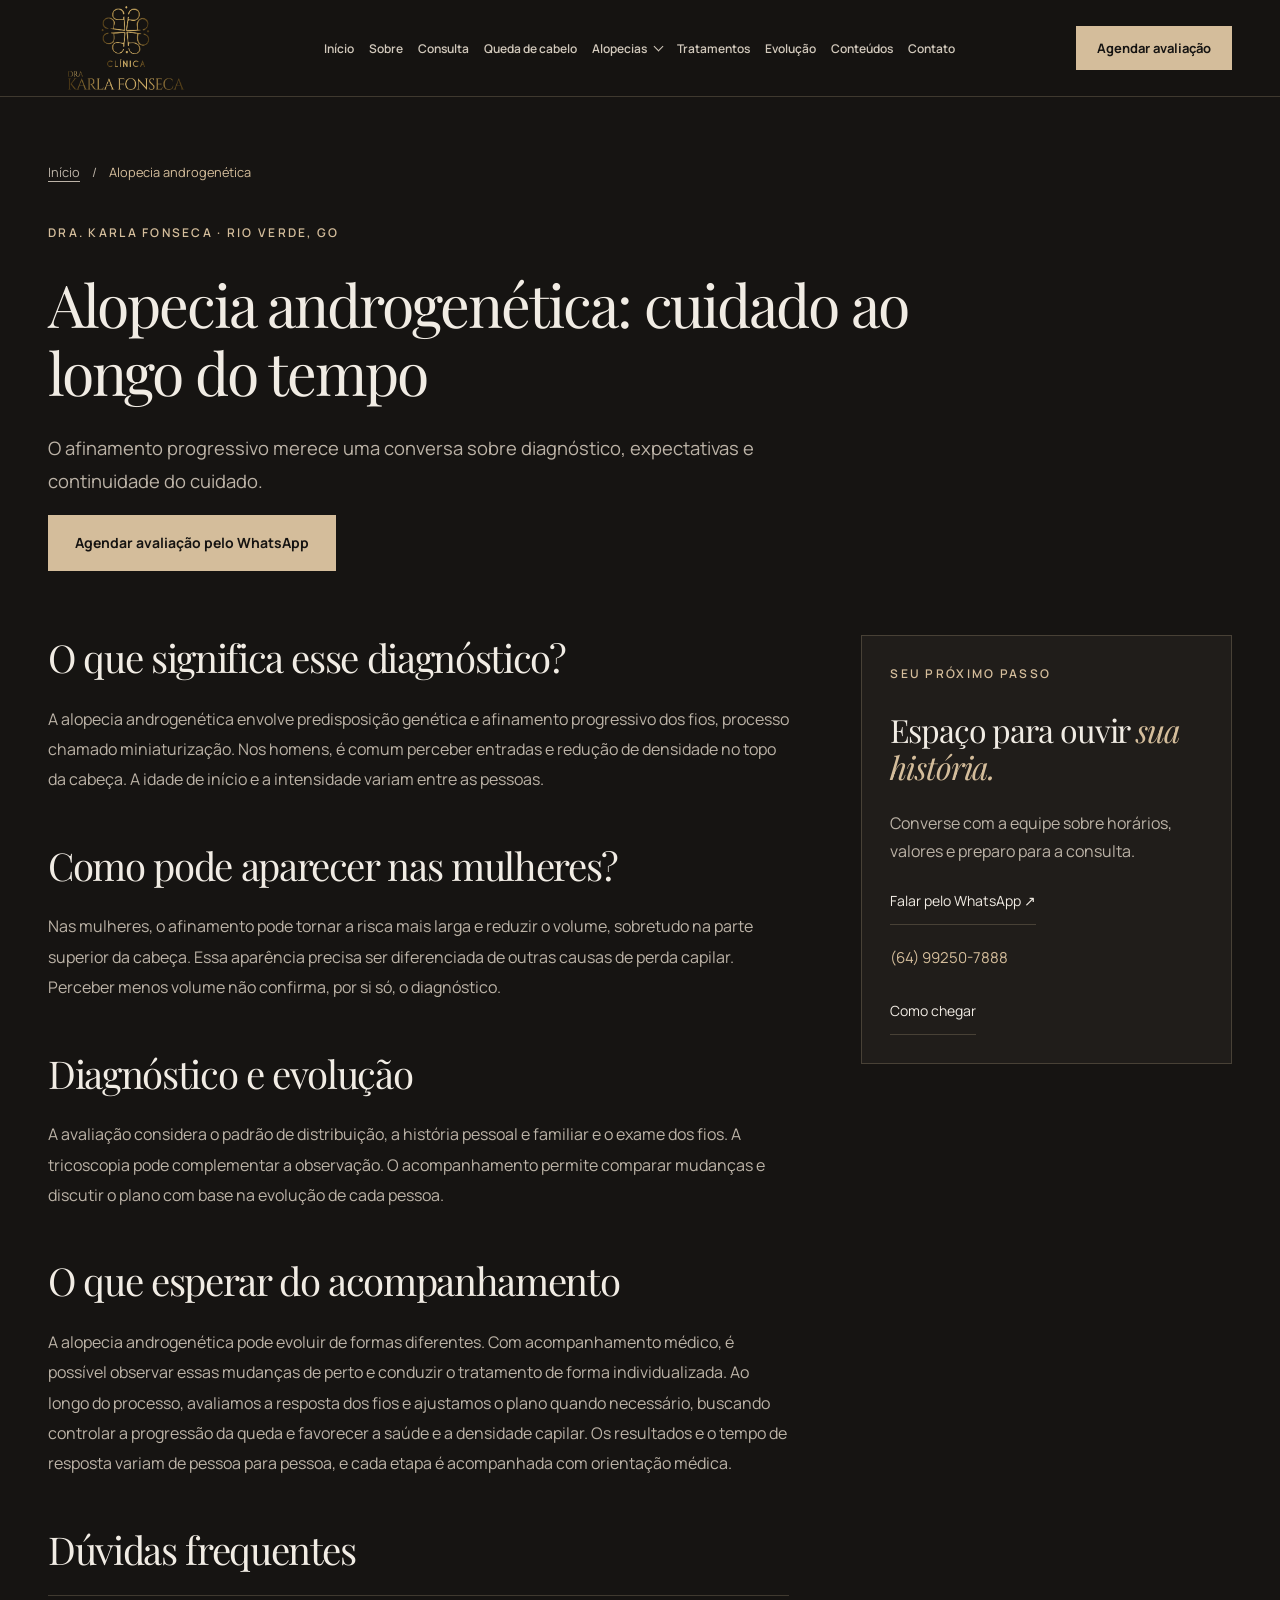
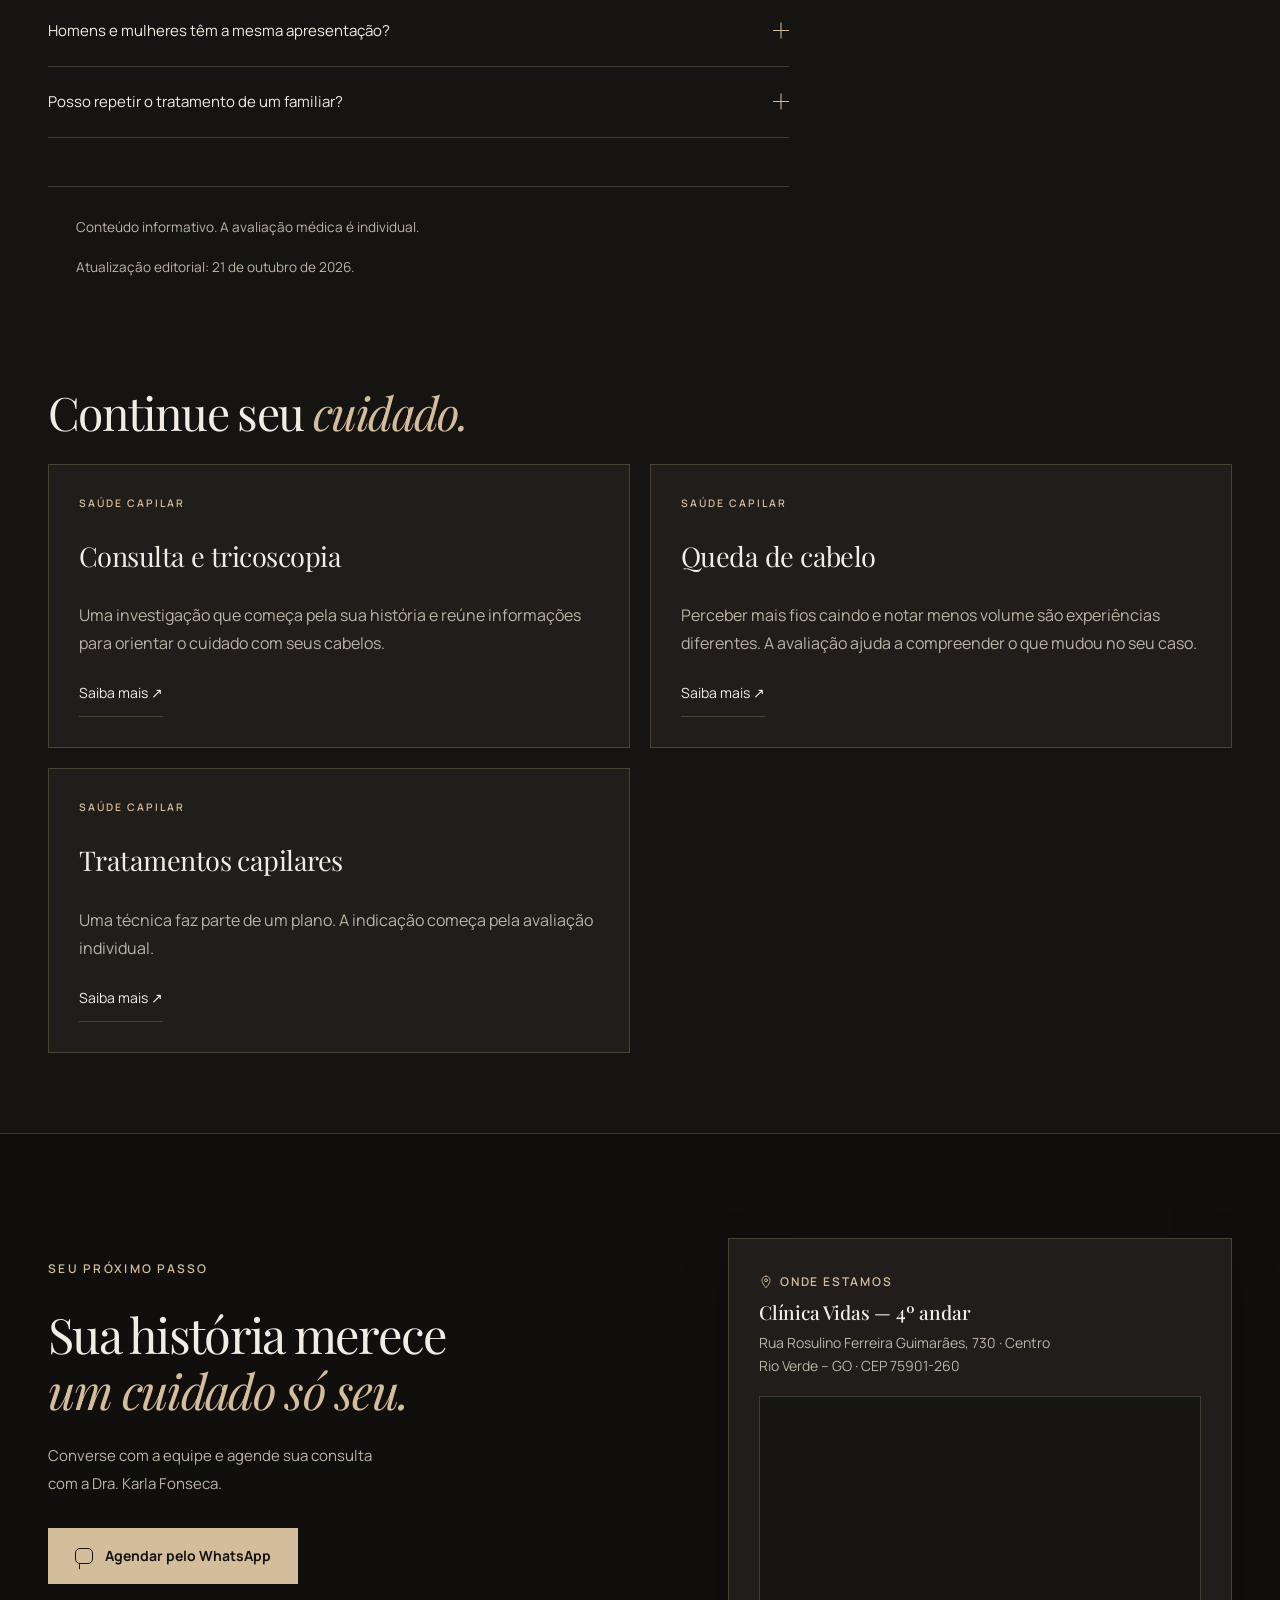
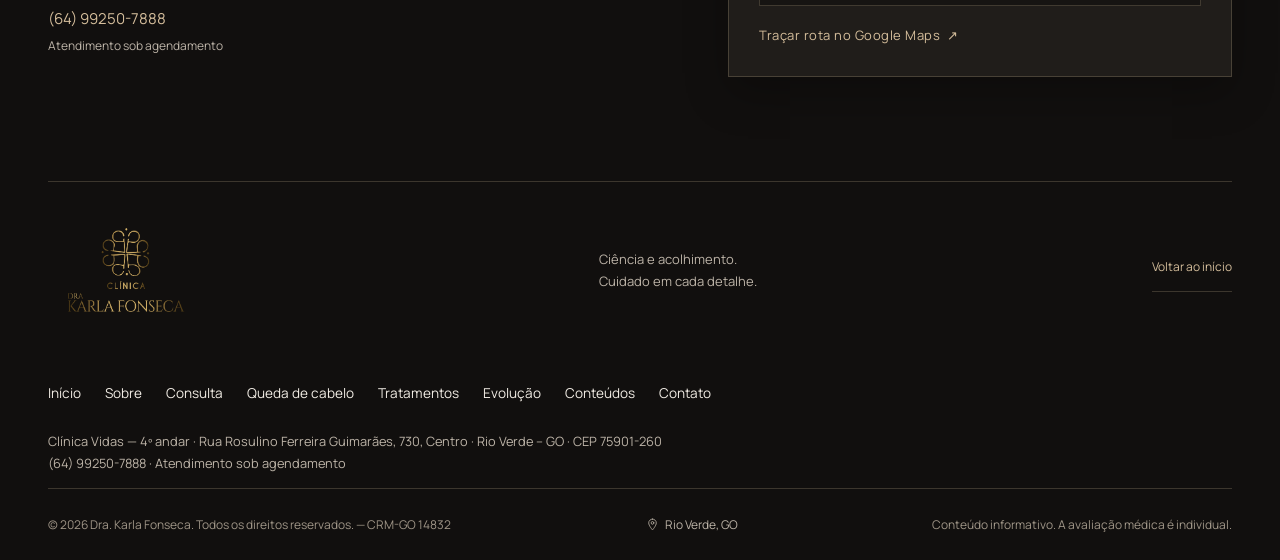
<file: alopecia-androgenetica/index.html>
<!doctype html><html lang="pt-BR"><head><meta charset="UTF-8"><meta name="viewport" content="width=device-width, initial-scale=1, viewport-fit=cover"><meta name="theme-color" content="#161412"><title>Alopecia androgenética | Dra. Karla Fonseca - Rio Verde</title><meta name="description" content="Entenda o afinamento progressivo dos fios, as apresentações em mulheres e homens e o acompanhamento da alopecia androgenética em Rio Verde."><meta name="robots" content="noindex, nofollow"><meta property="og:type" content="website"><meta property="og:locale" content="pt_BR"><meta property="og:title" content="Alopecia androgenética | Dra. Karla Fonseca - Rio Verde"><meta property="og:description" content="Entenda o afinamento progressivo dos fios, as apresentações em mulheres e homens e o acompanhamento da alopecia androgenética em Rio Verde."><link rel="icon" href="/assets/logo-karla-fonseca.png"><link rel="stylesheet" href="/fonts.css"><link rel="stylesheet" href="/styles.css"><script type="application/ld+json">{"@context":"https://schema.org","@type":"MedicalClinic","name":"Clínica Dra. Karla Fonseca","telephone":"+55-64-99250-7888","address":{"@type":"PostalAddress","streetAddress":"Rua Rosulino Ferreira Guimarães, 730, Clínica Vidas, 4º andar, Centro","addressLocality":"Rio Verde","addressRegion":"GO","postalCode":"75901-260","addressCountry":"BR"}}</script><script src="/app.js" defer></script></head><body><a class="skip-link" href="#conteudo">Ir para o conteúdo</a><header class="site-header"><div class="container header-inner"><a class="brand" href="/" aria-label="Dra. Karla Fonseca — início"><span class="brand-logo"><img src="/assets/logo-karla-fonseca.png" alt="Clínica Dra. Karla Fonseca" width="1155" height="1155"></span></a><nav class="desktop-nav" aria-label="Navegação principal"><a href="/">Início</a><a href="/sobre/">Sobre</a><a href="/consulta-tricologia-rio-verde/">Consulta</a><a href="/queda-de-cabelo/">Queda de cabelo</a><details class="nav-dropdown"><summary>Alopecias</summary><div><a href="/alopecia-androgenetica/" aria-current="page">Alopecia androgenética</a><a href="/alopecias-cicatriciais/">Alopecias cicatriciais</a><a href="/efluvio-telogeno/">Eflúvio telógeno</a></div></details><a href="/tratamentos-capilares/">Tratamentos</a><a href="/#antes-depois">Evolução</a><a href="/conteudos/">Conteúdos</a><a href="/contato/">Contato</a></nav><a class="button button-small header-cta" href="https://wa.me/5564992507888?text=Ol%C3%A1%2C%20encontrei%20o%20site%20da%20Dra.%20Karla%20Fonseca%20e%20gostaria%20de%20informa%C3%A7%C3%B5es%20para%20agendar%20uma%20avalia%C3%A7%C3%A3o%20capilar." target="_blank" rel="noopener noreferrer">Agendar avaliação</a><button class="menu-button" type="button" aria-label="Abrir menu" aria-expanded="false" aria-controls="mobile-menu"><span></span><span></span></button></div><nav id="mobile-menu" class="mobile-menu" aria-label="Navegação no celular" hidden><a href="/">Início</a><a href="/sobre/">Sobre</a><a href="/consulta-tricologia-rio-verde/">Consulta</a><a href="/queda-de-cabelo/">Queda de cabelo</a><a href="/alopecia-androgenetica/" aria-current="page">Alopecia androgenética</a><a href="/alopecias-cicatriciais/">Alopecias cicatriciais</a><a href="/efluvio-telogeno/">Eflúvio telógeno</a><a href="/tratamentos-capilares/">Tratamentos</a><a href="/#antes-depois">Evolução</a><a href="/conteudos/">Conteúdos</a><a href="/contato/">Contato</a></nav></header><main id="conteudo"><section class="page-hero container"><nav class="breadcrumbs" aria-label="Caminho da página"><a href="/">Início</a><span aria-hidden="true">/</span><span aria-current="page">Alopecia androgenética</span></nav><p class="eyebrow">DRA. KARLA FONSECA · RIO VERDE, GO</p><h1>Alopecia androgenética: cuidado ao longo do tempo</h1><p class="page-lead">O afinamento progressivo merece uma conversa sobre diagnóstico, expectativas e continuidade do cuidado.</p><a class="button" href="https://wa.me/5564992507888?text=Ol%C3%A1%2C%20encontrei%20o%20site%20da%20Dra.%20Karla%20Fonseca%20e%20gostaria%20de%20informa%C3%A7%C3%B5es%20para%20agendar%20uma%20avalia%C3%A7%C3%A3o%20capilar." target="_blank" rel="noopener noreferrer">Agendar avaliação pelo WhatsApp</a></section><div class="container article-layout"><article class="clinical-copy"><section><h2>O que significa esse diagnóstico?</h2><p>A alopecia androgenética envolve predisposição genética e afinamento progressivo dos fios, processo chamado miniaturização. Nos homens, é comum perceber entradas e redução de densidade no topo da cabeça. A idade de início e a intensidade variam entre as pessoas.</p></section><section><h2>Como pode aparecer nas mulheres?</h2><p>Nas mulheres, o afinamento pode tornar a risca mais larga e reduzir o volume, sobretudo na parte superior da cabeça. Essa aparência precisa ser diferenciada de outras causas de perda capilar. Perceber menos volume não confirma, por si só, o diagnóstico.</p></section><section><h2>Diagnóstico e evolução</h2><p>A avaliação considera o padrão de distribuição, a história pessoal e familiar e o exame dos fios. A tricoscopia pode complementar a observação. O acompanhamento permite comparar mudanças e discutir o plano com base na evolução de cada pessoa.</p></section><section><h2>O que esperar do acompanhamento</h2><p>A alopecia androgenética pode evoluir de formas diferentes. Com acompanhamento médico, é possível observar essas mudanças de perto e conduzir o tratamento de forma individualizada. Ao longo do processo, avaliamos a resposta dos fios e ajustamos o plano quando necessário, buscando controlar a progressão da queda e favorecer a saúde e a densidade capilar. Os resultados e o tempo de resposta variam de pessoa para pessoa, e cada etapa é acompanhada com orientação médica.</p></section><section><h2>Dúvidas frequentes</h2><div class="faq-list"><details><summary>Homens e mulheres têm a mesma apresentação?<span aria-hidden="true"></span></summary><div class="faq-answer"><p>Os padrões podem diferir. A distribuição do afinamento é uma das informações avaliadas durante a consulta.</p></div></details><details><summary>Posso repetir o tratamento de um familiar?<span aria-hidden="true"></span></summary><div class="faq-answer"><p>Não escolha um tratamento apenas pela semelhança. Leve essa informação à consulta para discutir o que se aplica ao seu caso.</p></div></details></div></section><aside class="editorial-note"><p>Conteúdo informativo. A avaliação médica é individual.</p><p>Atualização editorial: <time datetime="2026-10-21">21 de outubro de 2026</time>.</p></aside></article><aside class="care-sidebar"><p class="eyebrow">SEU PRÓXIMO PASSO</p><h2>Espaço para ouvir <em>sua história.</em></h2><p>Converse com a equipe sobre horários, valores e preparo para a consulta.</p><a class="text-link" href="https://wa.me/5564992507888?text=Ol%C3%A1%2C%20encontrei%20o%20site%20da%20Dra.%20Karla%20Fonseca%20e%20gostaria%20de%20informa%C3%A7%C3%B5es%20para%20agendar%20uma%20avalia%C3%A7%C3%A3o%20capilar." target="_blank" rel="noopener noreferrer">Falar pelo WhatsApp ↗</a><a class="contact-phone" href="tel:+5564992507888">(64) 99250-7888</a><a class="text-link" href="/contato/">Como chegar</a></aside></div><section class="related-section container" aria-labelledby="related-title"><h2 id="related-title">Continue seu <em>cuidado.</em></h2><div class="topic-grid"><a class="topic-card" href="/consulta-tricologia-rio-verde/"><span class="eyebrow">SAÚDE CAPILAR</span><h3>Consulta e tricoscopia</h3><p>Uma investigação que começa pela sua história e reúne informações para orientar o cuidado com seus cabelos.</p><span class="text-link">Saiba mais <span aria-hidden="true">↗</span></span></a><a class="topic-card" href="/queda-de-cabelo/"><span class="eyebrow">SAÚDE CAPILAR</span><h3>Queda de cabelo</h3><p>Perceber mais fios caindo e notar menos volume são experiências diferentes. A avaliação ajuda a compreender o que mudou no seu caso.</p><span class="text-link">Saiba mais <span aria-hidden="true">↗</span></span></a><a class="topic-card" href="/tratamentos-capilares/"><span class="eyebrow">SAÚDE CAPILAR</span><h3>Tratamentos capilares</h3><p>Uma técnica faz parte de um plano. A indicação começa pela avaliação individual.</p><span class="text-link">Saiba mais <span aria-hidden="true">↗</span></span></a></div></section><section class="contact-section" id="contato" aria-labelledby="contact-title">
      <div class="container contact-layout">
        <div class="contact-inner">
          <p class="eyebrow">SEU PRÓXIMO PASSO</p>
          <h2 id="contact-title">Sua história merece<br><em>um cuidado só seu.</em></h2>
          <p>Converse com a equipe e agende sua consulta<br class="desktop-break"> com a Dra. Karla Fonseca.</p>
          <a class="button" href="https://wa.me/5564992507888?text=Ol%C3%A1%2C%20encontrei%20o%20site%20da%20Dra.%20Karla%20Fonseca%20e%20gostaria%20de%20informa%C3%A7%C3%B5es%20para%20agendar%20uma%20avalia%C3%A7%C3%A3o%20capilar." target="_blank" rel="noopener noreferrer"><span
              class="chat-icon" aria-hidden="true"></span>Agendar pelo WhatsApp</a>
          <a class="contact-phone" href="tel:+5564992507888">(64) 99250-7888</a>
          <span class="contact-detail">Atendimento sob agendamento</span>
        </div>
        <div class="contact-card">
          <div class="contact-card-header">
            <span class="contact-card-eyebrow">
              <svg aria-hidden="true" xmlns="http://www.w3.org/2000/svg" viewBox="0 0 24 24" fill="none"
                stroke="currentColor" stroke-width="1.5" stroke-linecap="round" stroke-linejoin="round">
                <path d="M12 2C8.13 2 5 5.13 5 9c0 5.25 7 13 7 13s7-7.75 7-13c0-3.87-3.13-7-7-7z" />
                <circle cx="12" cy="9" r="2.5" />
              </svg>
              Onde estamos
            </span>
            <h3 class="contact-card-title">Clínica Vidas &mdash; 4º andar</h3>
            <p class="contact-card-address">
              Rua Rosulino Ferreira Guimarães, 730 &middot; Centro<br>
              Rio Verde &ndash; GO &middot; CEP 75901-260
            </p>
          </div>
          <div class="contact-map-frame">
            <iframe title="Localização da Clínica Dra. Karla Fonseca no Google Maps"
              src="https://maps.google.com/maps?q=Rua+Rosulino+Ferreira+Guimarães+730+Centro+Rio+Verde+GO+75901-260&output=embed&z=16"
              width="100%" height="100%" style="border:0;display:block;" allowfullscreen="" loading="lazy"
              referrerpolicy="no-referrer-when-downgrade">
            </iframe>
          </div>
          <a class="contact-card-link"
            href="https://www.google.com/maps/search/Rua+Rosulino+Ferreira+Guimar%C3%A3es,+730,+Cl%C3%ADnica+Vidas,+Centro,+Rio+Verde,+GO,+75901-260"
            target="_blank" rel="noopener noreferrer">
            <span>Traçar rota no Google Maps</span>
            <span aria-hidden="true">&nearr;</span>
          </a>
        </div>
      </div>
    </section></main><footer class="site-footer">
    <div class="container">
      <div class="footer-main"><a class="brand" href="/#inicio"><span class="brand-logo"><img
              src="/assets/logo-karla-fonseca.png" alt="Clínica Dra. Karla Fonseca" width="1155"
              height="1155"></span></a>
        <p>Ciência e acolhimento.<br>Cuidado em cada detalhe.</p><a href="/#inicio" class="text-link">Voltar ao
          início</a>
      </div>
      <nav class="footer-links" aria-label="Links do rodapé"><a href="/">Início</a><a href="/sobre/">Sobre</a><a href="/consulta-tricologia-rio-verde/">Consulta</a><a href="/queda-de-cabelo/">Queda de cabelo</a><a href="/tratamentos-capilares/">Tratamentos</a><a href="/#antes-depois">Evolução</a><a href="/conteudos/">Conteúdos</a><a href="/contato/">Contato</a></nav><p class="footer-address">Clínica Vidas — 4º andar · Rua Rosulino Ferreira Guimarães, 730, Centro · Rio Verde – GO · CEP 75901-260<br><a href="tel:+5564992507888">(64) 99250-7888</a> · Atendimento sob agendamento</p><div class="footer-bottom">
        <span>© 2026 Dra. Karla Fonseca. Todos os direitos reservados. &mdash; CRM-GO 14832</span>
        <a class="footer-location"
          href="https://www.google.com/maps/search/Rua+Rosulino+Ferreira+Guimar%C3%A3es,+730,+Cl%C3%ADnica+Vidas,+Centro,+Rio+Verde,+GO"
          target="_blank" rel="noopener noreferrer">
          <svg aria-hidden="true" xmlns="http://www.w3.org/2000/svg" viewBox="0 0 24 24" fill="none"
            stroke="currentColor" stroke-width="1.5" stroke-linecap="round" stroke-linejoin="round">
            <path d="M12 2C8.13 2 5 5.13 5 9c0 5.25 7 13 7 13s7-7.75 7-13c0-3.87-3.13-7-7-7z" />
            <circle cx="12" cy="9" r="2.5" />
          </svg>
          Rio Verde, GO
        </a>
        <span>Conteúdo informativo. A avaliação médica é individual.</span>
      </div>
    </div>
  </footer>
  <a class="whatsapp-float" href="https://wa.me/5564992507888?text=Ol%C3%A1%2C%20encontrei%20o%20site%20da%20Dra.%20Karla%20Fonseca%20e%20gostaria%20de%20informa%C3%A7%C3%B5es%20para%20agendar%20uma%20avalia%C3%A7%C3%A3o%20capilar." target="_blank" rel="noopener noreferrer"
    aria-label="Agendar consulta pelo WhatsApp" title="Fale pelo WhatsApp"><svg aria-hidden="true" focusable="false"
      xmlns="http://www.w3.org/2000/svg"
      viewBox="0 0 448 512"><!--! Font Awesome Free 6.7.2 by @fontawesome - https://fontawesome.com License - https://fontawesome.com/license/free (Icons: CC BY 4.0, Fonts: SIL OFL 1.1, Code: MIT License) Copyright 2024 Fonticons, Inc. -->
      <path
        d="M380.9 97.1C339 55.1 283.2 32 223.9 32c-122.4 0-222 99.6-222 222 0 39.1 10.2 77.3 29.6 111L0 480l117.7-30.9c32.4 17.7 68.9 27 106.1 27h.1c122.3 0 224.1-99.6 224.1-222 0-59.3-25.2-115-67.1-157zm-157 341.6c-33.2 0-65.7-8.9-94-25.7l-6.7-4-69.8 18.3L72 359.2l-4.4-7c-18.5-29.4-28.2-63.3-28.2-98.2 0-101.7 82.8-184.5 184.6-184.5 49.3 0 95.6 19.2 130.4 54.1 34.8 34.9 56.2 81.2 56.1 130.5 0 101.8-84.9 184.6-186.6 184.6zm101.2-138.2c-5.5-2.8-32.8-16.2-37.9-18-5.1-1.9-8.8-2.8-12.5 2.8-3.7 5.6-14.3 18-17.6 21.8-3.2 3.7-6.5 4.2-12 1.4-32.6-16.3-54-29.1-75.5-66-5.7-9.8 5.7-9.1 16.3-30.3 1.8-3.7.9-6.9-.5-9.7-1.4-2.8-12.5-30.1-17.1-41.2-4.5-10.8-9.1-9.3-12.5-9.5-3.2-.2-6.9-.2-10.6-.2-3.7 0-9.7 1.4-14.8 6.9-5.1 5.6-19.4 19-19.4 46.3 0 27.3 19.9 53.7 22.6 57.4 2.8 3.7 39.1 59.7 94.8 83.8 35.2 15.2 49 16.5 66.6 13.9 10.7-1.6 32.8-13.4 37.4-26.4 4.6-13 4.6-24.1 3.2-26.4-1.3-2.5-5-3.9-10.5-6.6z" />
    </svg></a>
</body></html>
</file>
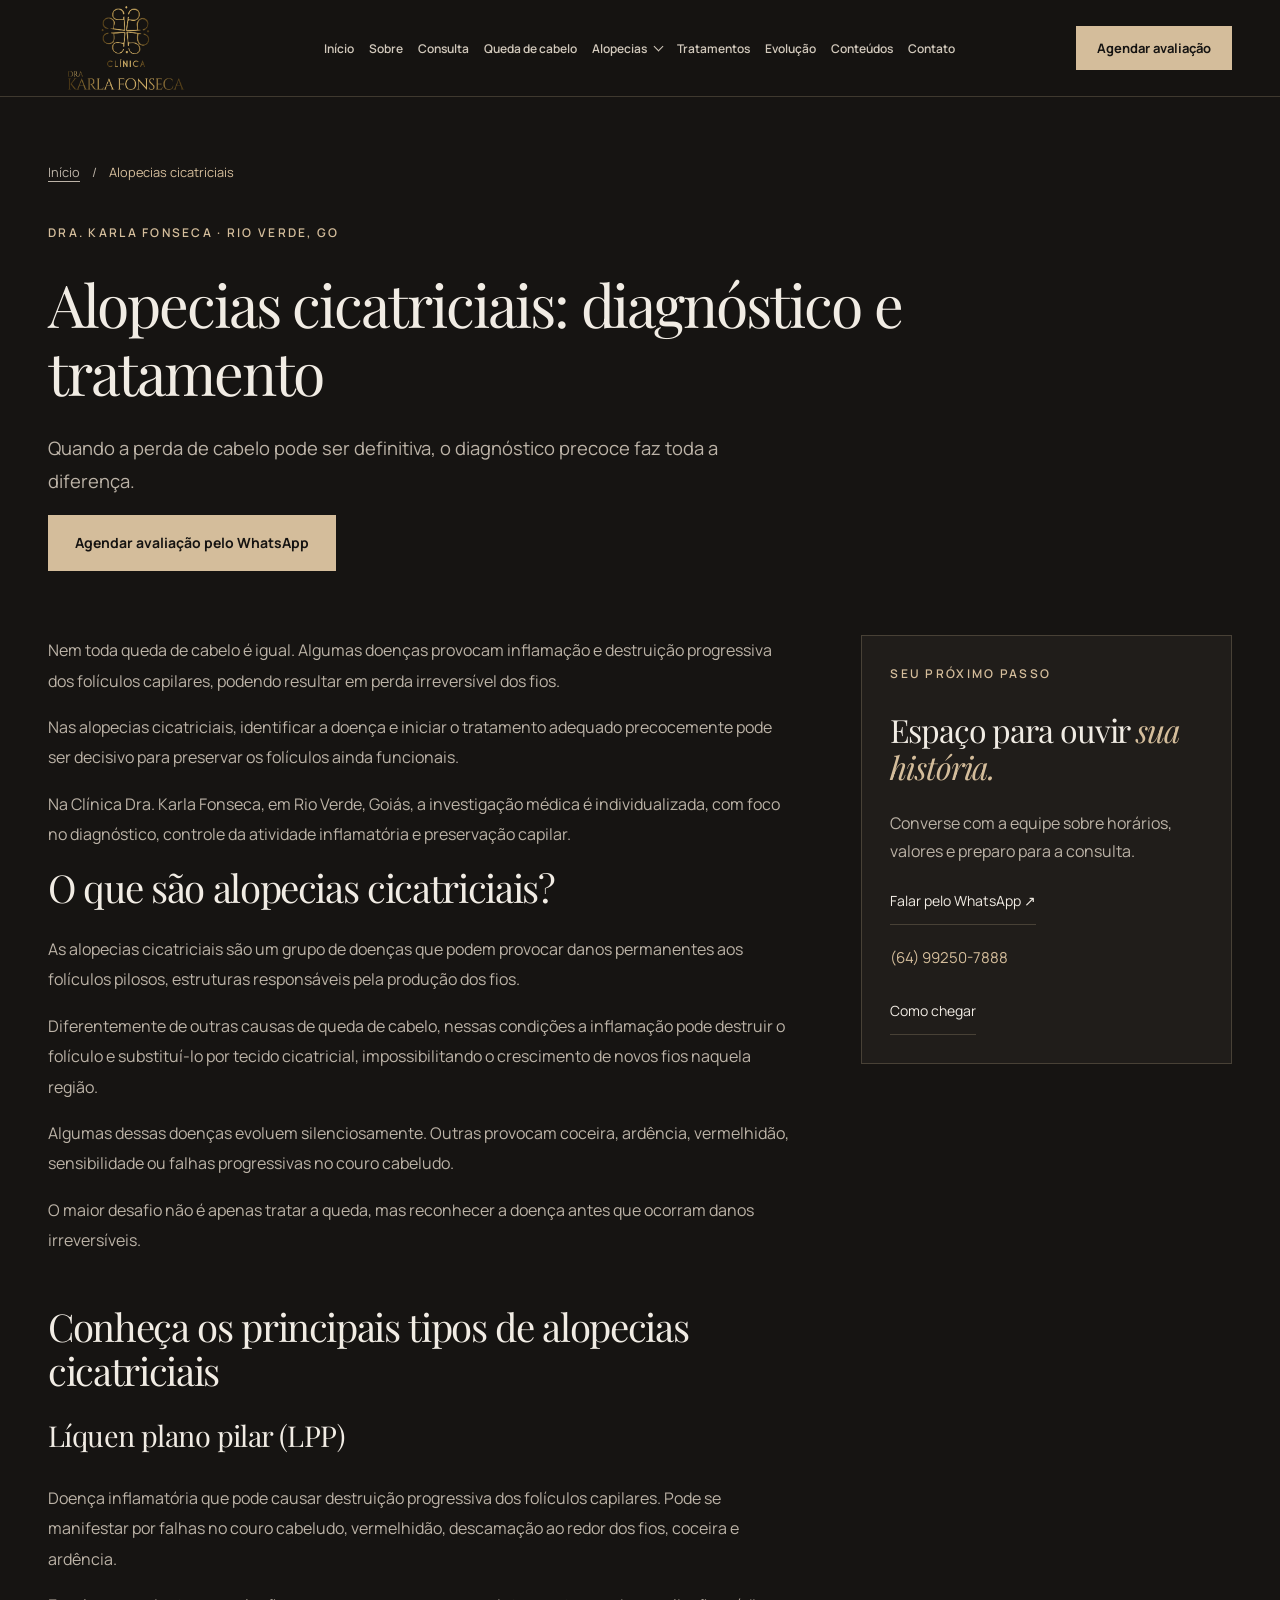
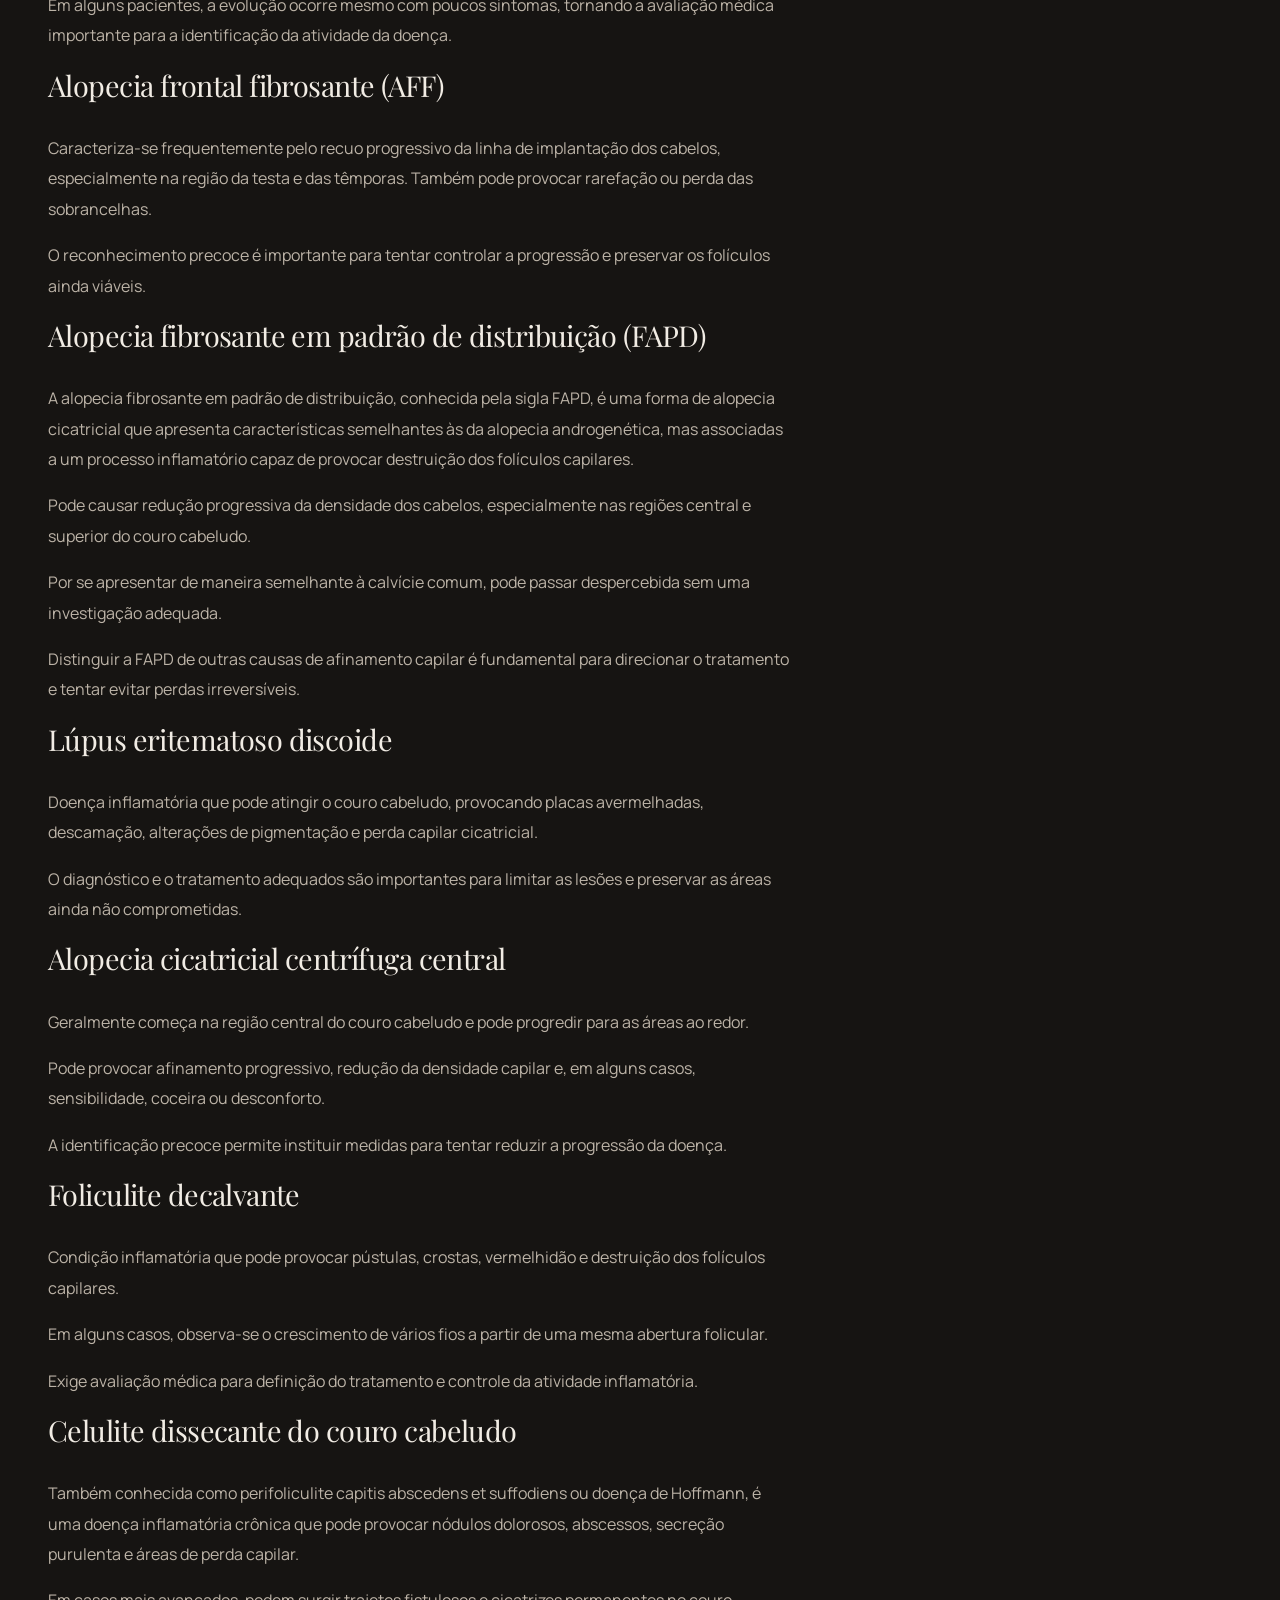
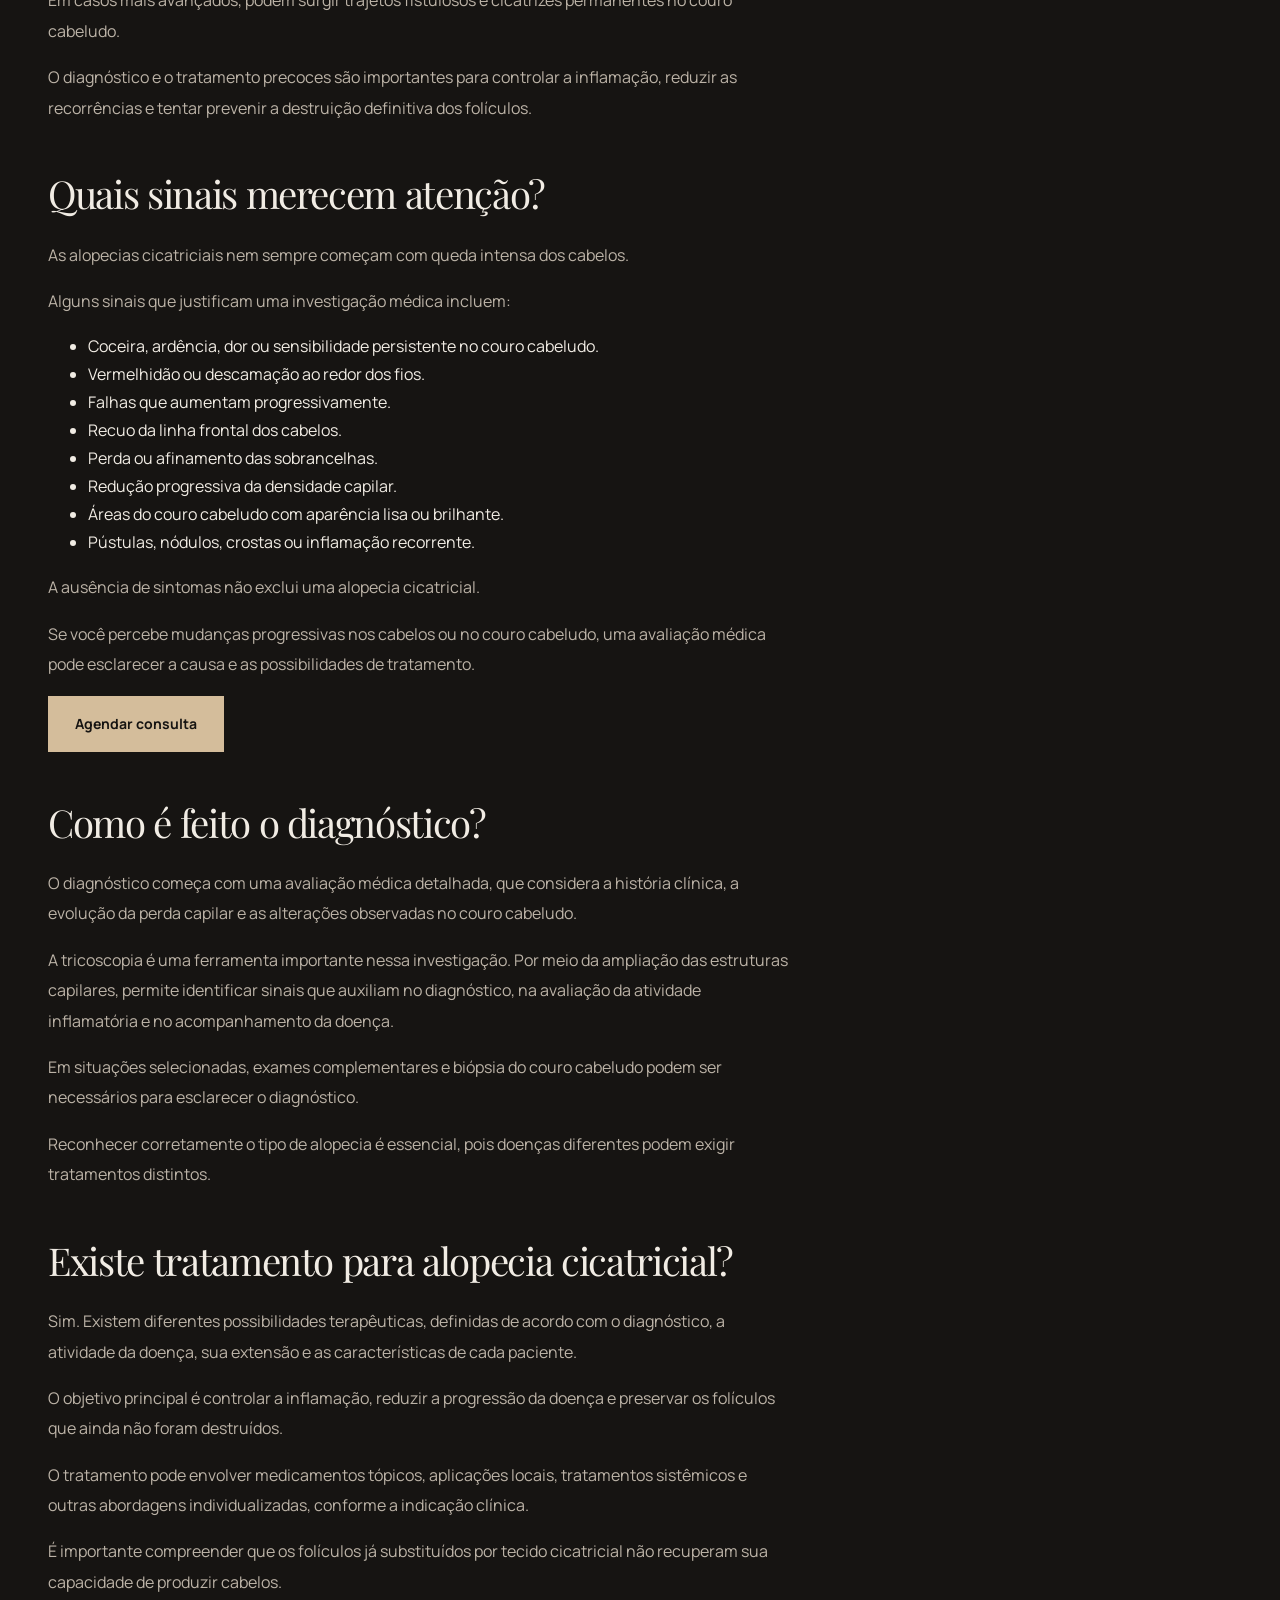
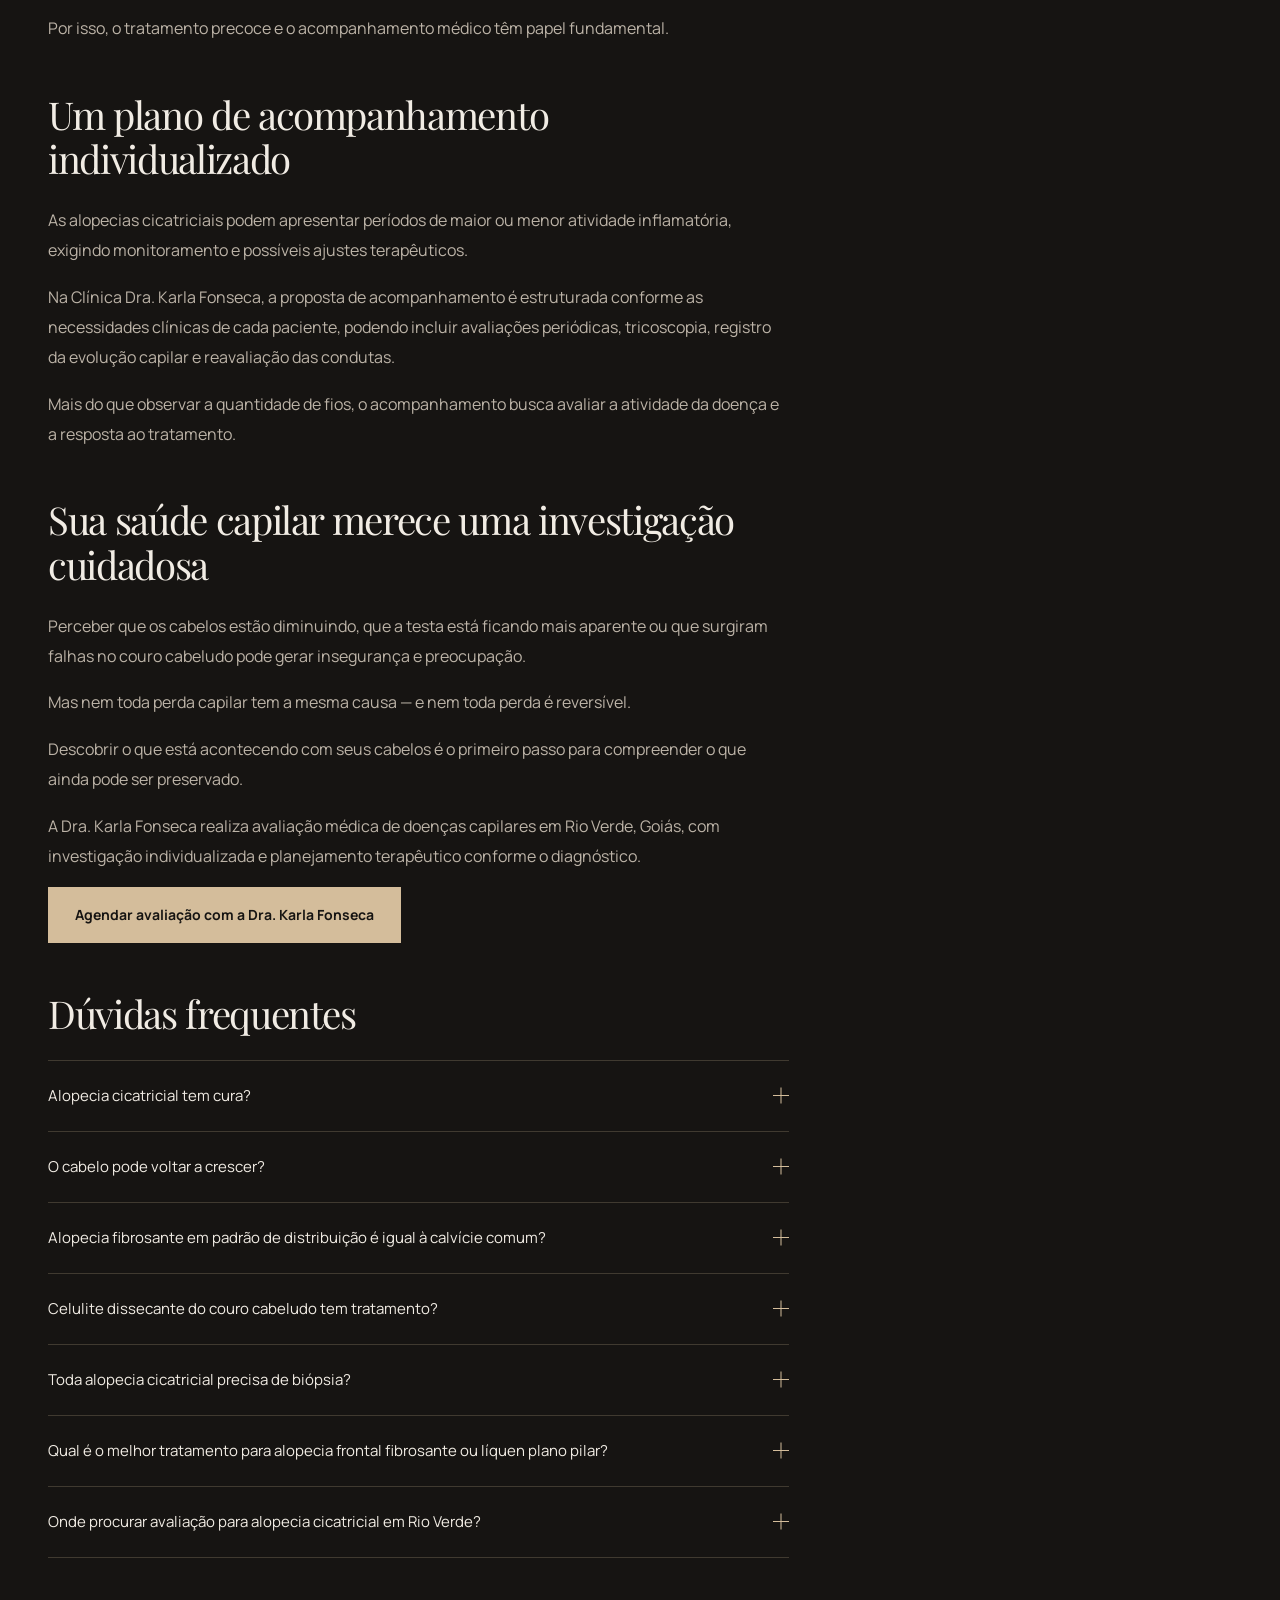
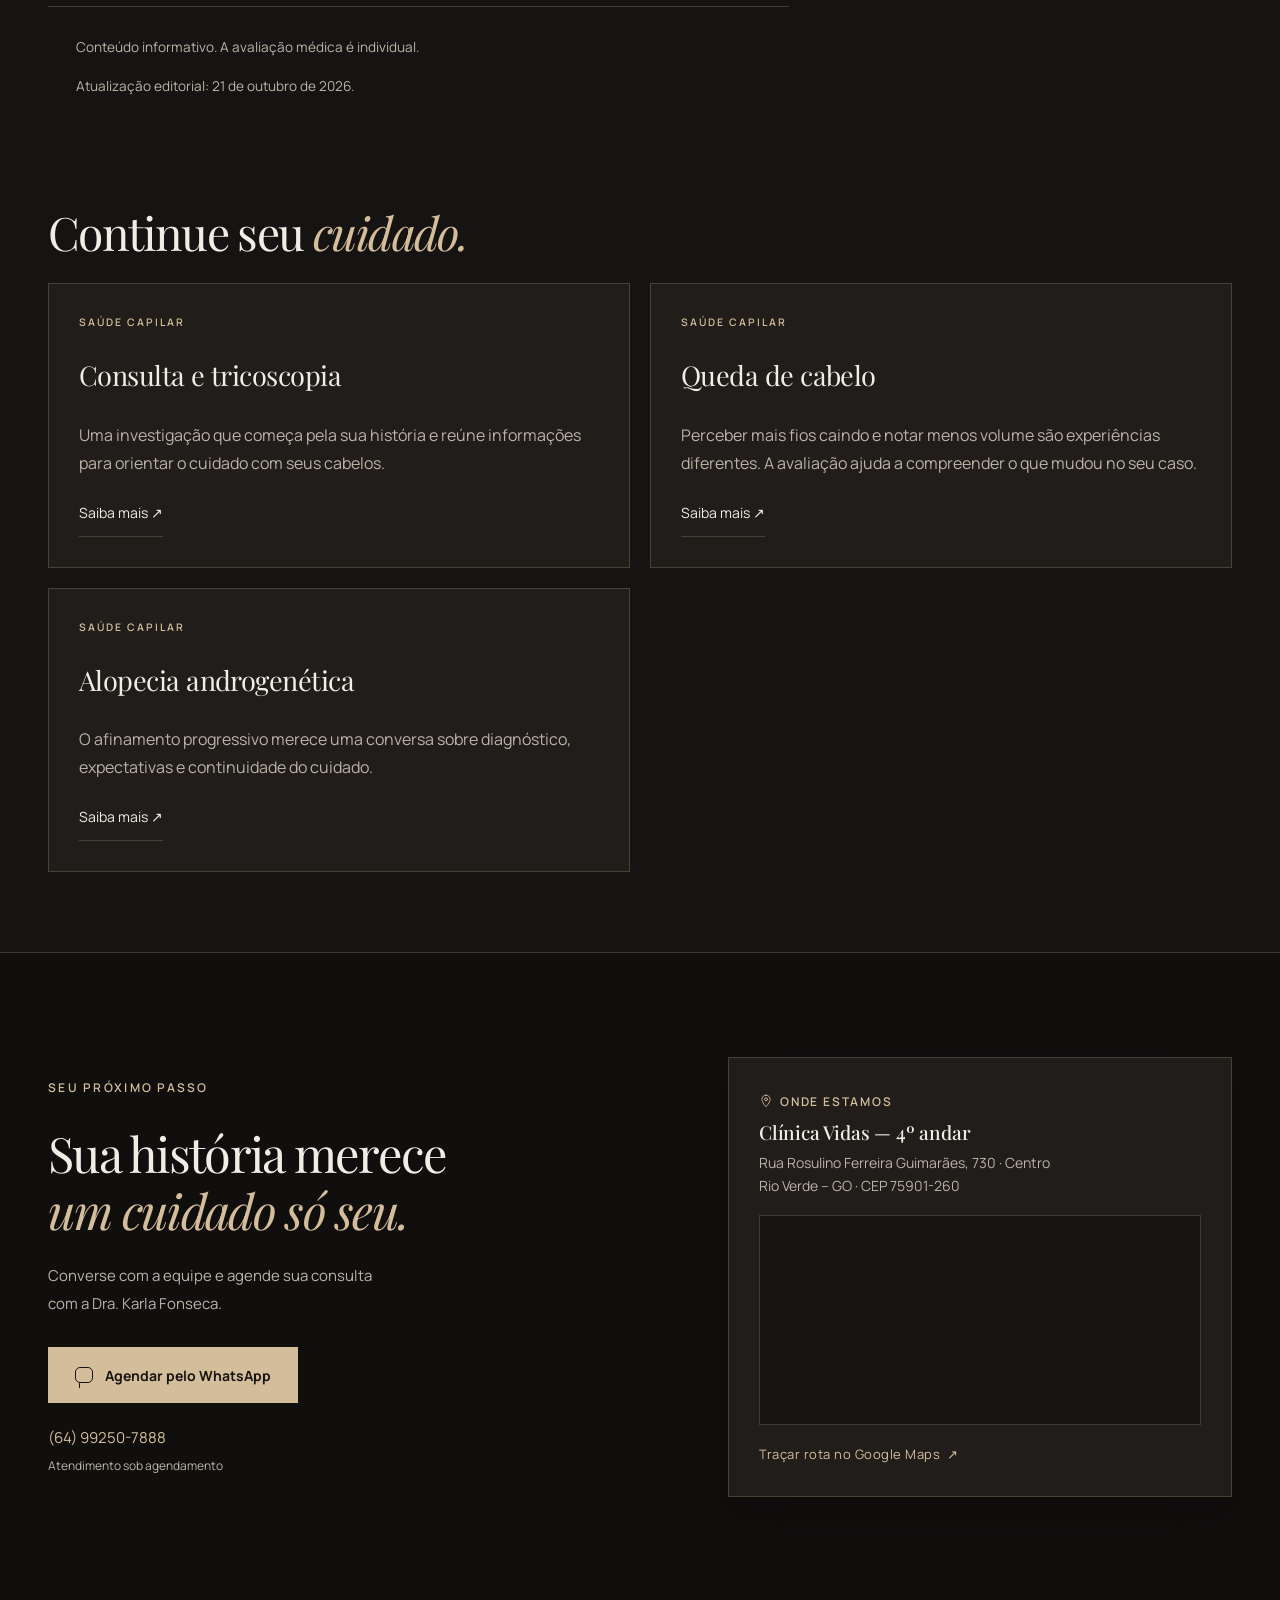
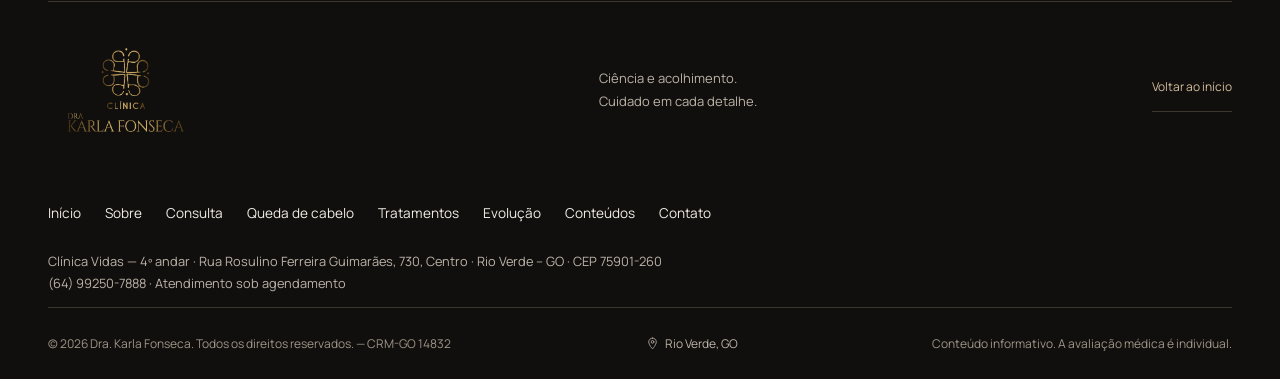
<file: alopecias-cicatriciais/index.html>
<!doctype html><html lang="pt-BR"><head><meta charset="UTF-8"><meta name="viewport" content="width=device-width, initial-scale=1, viewport-fit=cover"><meta name="theme-color" content="#161412"><title>Alopecias cicatriciais: diagnóstico e tratamento | Dra. Karla Fonseca</title><meta name="description" content="Conheça os tipos de alopecias cicatriciais, os sinais de atenção, o diagnóstico e as possibilidades de tratamento com a Dra. Karla Fonseca em Rio Verde (GO)."><meta name="robots" content="noindex, nofollow"><meta property="og:type" content="website"><meta property="og:locale" content="pt_BR"><meta property="og:title" content="Alopecias cicatriciais: diagnóstico e tratamento | Dra. Karla Fonseca"><meta property="og:description" content="Conheça os tipos de alopecias cicatriciais, os sinais de atenção, o diagnóstico e as possibilidades de tratamento com a Dra. Karla Fonseca em Rio Verde (GO)."><link rel="icon" href="/assets/logo-karla-fonseca.png"><link rel="stylesheet" href="/fonts.css"><link rel="stylesheet" href="/styles.css"><script type="application/ld+json">{"@context":"https://schema.org","@type":"MedicalClinic","name":"Clínica Dra. Karla Fonseca","telephone":"+55-64-99250-7888","address":{"@type":"PostalAddress","streetAddress":"Rua Rosulino Ferreira Guimarães, 730, Clínica Vidas, 4º andar, Centro","addressLocality":"Rio Verde","addressRegion":"GO","postalCode":"75901-260","addressCountry":"BR"}}</script><script src="/app.js" defer></script></head><body><a class="skip-link" href="#conteudo">Ir para o conteúdo</a><header class="site-header"><div class="container header-inner"><a class="brand" href="/" aria-label="Dra. Karla Fonseca — início"><span class="brand-logo"><img src="/assets/logo-karla-fonseca.png" alt="Clínica Dra. Karla Fonseca" width="1155" height="1155"></span></a><nav class="desktop-nav" aria-label="Navegação principal"><a href="/">Início</a><a href="/sobre/">Sobre</a><a href="/consulta-tricologia-rio-verde/">Consulta</a><a href="/queda-de-cabelo/">Queda de cabelo</a><details class="nav-dropdown"><summary>Alopecias</summary><div><a href="/alopecia-androgenetica/">Alopecia androgenética</a><a href="/alopecias-cicatriciais/" aria-current="page">Alopecias cicatriciais</a><a href="/efluvio-telogeno/">Eflúvio telógeno</a></div></details><a href="/tratamentos-capilares/">Tratamentos</a><a href="/#antes-depois">Evolução</a><a href="/conteudos/">Conteúdos</a><a href="/contato/">Contato</a></nav><a class="button button-small header-cta" href="https://wa.me/5564992507888?text=Ol%C3%A1%2C%20encontrei%20o%20site%20da%20Dra.%20Karla%20Fonseca%20e%20gostaria%20de%20informa%C3%A7%C3%B5es%20para%20agendar%20uma%20avalia%C3%A7%C3%A3o%20capilar." target="_blank" rel="noopener noreferrer">Agendar avaliação</a><button class="menu-button" type="button" aria-label="Abrir menu" aria-expanded="false" aria-controls="mobile-menu"><span></span><span></span></button></div><nav id="mobile-menu" class="mobile-menu" aria-label="Navegação no celular" hidden><a href="/">Início</a><a href="/sobre/">Sobre</a><a href="/consulta-tricologia-rio-verde/">Consulta</a><a href="/queda-de-cabelo/">Queda de cabelo</a><a href="/alopecia-androgenetica/">Alopecia androgenética</a><a href="/alopecias-cicatriciais/" aria-current="page">Alopecias cicatriciais</a><a href="/efluvio-telogeno/">Eflúvio telógeno</a><a href="/tratamentos-capilares/">Tratamentos</a><a href="/#antes-depois">Evolução</a><a href="/conteudos/">Conteúdos</a><a href="/contato/">Contato</a></nav></header><main id="conteudo"><section class="page-hero container"><nav class="breadcrumbs" aria-label="Caminho da página"><a href="/">Início</a><span aria-hidden="true">/</span><span aria-current="page">Alopecias cicatriciais</span></nav><p class="eyebrow">DRA. KARLA FONSECA · RIO VERDE, GO</p><h1>Alopecias cicatriciais: diagnóstico e tratamento</h1><p class="page-lead">Quando a perda de cabelo pode ser definitiva, o diagnóstico precoce faz toda a diferença.</p><a class="button" href="https://wa.me/5564992507888?text=Ol%C3%A1%2C%20encontrei%20o%20site%20da%20Dra.%20Karla%20Fonseca%20e%20gostaria%20de%20informa%C3%A7%C3%B5es%20para%20agendar%20uma%20avalia%C3%A7%C3%A3o%20capilar." target="_blank" rel="noopener noreferrer">Agendar avaliação pelo WhatsApp</a></section><div class="container article-layout"><article class="clinical-copy"><p>Nem toda queda de cabelo &#233; igual. Algumas doen&#231;as provocam inflama&#231;&#227;o e destrui&#231;&#227;o progressiva dos fol&#237;culos capilares, podendo resultar em perda irrevers&#237;vel dos fios.</p><p>Nas alopecias cicatriciais, identificar a doen&#231;a e iniciar o tratamento adequado precocemente pode ser decisivo para preservar os fol&#237;culos ainda funcionais.</p><p>Na Cl&#237;nica Dra. Karla Fonseca, em Rio Verde, Goi&#225;s, a investiga&#231;&#227;o m&#233;dica &#233; individualizada, com foco no diagn&#243;stico, controle da atividade inflamat&#243;ria e preserva&#231;&#227;o capilar.</p><section><h2>O que s&#227;o alopecias cicatriciais?</h2><p>As alopecias cicatriciais s&#227;o um grupo de doen&#231;as que podem provocar danos permanentes aos fol&#237;culos pilosos, estruturas respons&#225;veis pela produ&#231;&#227;o dos fios.</p><p>Diferentemente de outras causas de queda de cabelo, nessas condi&#231;&#245;es a inflama&#231;&#227;o pode destruir o fol&#237;culo e substitu&#237;-lo por tecido cicatricial, impossibilitando o crescimento de novos fios naquela regi&#227;o.</p><p>Algumas dessas doen&#231;as evoluem silenciosamente. Outras provocam coceira, ard&#234;ncia, vermelhid&#227;o, sensibilidade ou falhas progressivas no couro cabeludo.</p><p>O maior desafio n&#227;o &#233; apenas tratar a queda, mas reconhecer a doen&#231;a antes que ocorram danos irrevers&#237;veis.</p></section><section><h2>Conhe&#231;a os principais tipos de alopecias cicatriciais</h2><h3>L&#237;quen plano pilar (LPP)</h3><p>Doen&#231;a inflamat&#243;ria que pode causar destrui&#231;&#227;o progressiva dos fol&#237;culos capilares. Pode se manifestar por falhas no couro cabeludo, vermelhid&#227;o, descama&#231;&#227;o ao redor dos fios, coceira e ard&#234;ncia.</p><p>Em alguns pacientes, a evolu&#231;&#227;o ocorre mesmo com poucos sintomas, tornando a avalia&#231;&#227;o m&#233;dica importante para a identifica&#231;&#227;o da atividade da doen&#231;a.</p><h3>Alopecia frontal fibrosante (AFF)</h3><p>Caracteriza-se frequentemente pelo recuo progressivo da linha de implanta&#231;&#227;o dos cabelos, especialmente na regi&#227;o da testa e das t&#234;mporas. Tamb&#233;m pode provocar rarefa&#231;&#227;o ou perda das sobrancelhas.</p><p>O reconhecimento precoce &#233; importante para tentar controlar a progress&#227;o e preservar os fol&#237;culos ainda vi&#225;veis.</p><h3>Alopecia fibrosante em padr&#227;o de distribui&#231;&#227;o (FAPD)</h3><p>A alopecia fibrosante em padr&#227;o de distribui&#231;&#227;o, conhecida pela sigla FAPD, &#233; uma forma de alopecia cicatricial que apresenta caracter&#237;sticas semelhantes &#224;s da alopecia androgen&#233;tica, mas associadas a um processo inflamat&#243;rio capaz de provocar destrui&#231;&#227;o dos fol&#237;culos capilares.</p><p>Pode causar redu&#231;&#227;o progressiva da densidade dos cabelos, especialmente nas regi&#245;es central e superior do couro cabeludo.</p><p>Por se apresentar de maneira semelhante &#224; calv&#237;cie comum, pode passar despercebida sem uma investiga&#231;&#227;o adequada.</p><p>Distinguir a FAPD de outras causas de afinamento capilar &#233; fundamental para direcionar o tratamento e tentar evitar perdas irrevers&#237;veis.</p><h3>L&#250;pus eritematoso discoide</h3><p>Doen&#231;a inflamat&#243;ria que pode atingir o couro cabeludo, provocando placas avermelhadas, descama&#231;&#227;o, altera&#231;&#245;es de pigmenta&#231;&#227;o e perda capilar cicatricial.</p><p>O diagn&#243;stico e o tratamento adequados s&#227;o importantes para limitar as les&#245;es e preservar as &#225;reas ainda n&#227;o comprometidas.</p><h3>Alopecia cicatricial centr&#237;fuga central</h3><p>Geralmente come&#231;a na regi&#227;o central do couro cabeludo e pode progredir para as &#225;reas ao redor.</p><p>Pode provocar afinamento progressivo, redu&#231;&#227;o da densidade capilar e, em alguns casos, sensibilidade, coceira ou desconforto.</p><p>A identifica&#231;&#227;o precoce permite instituir medidas para tentar reduzir a progress&#227;o da doen&#231;a.</p><h3>Foliculite decalvante</h3><p>Condi&#231;&#227;o inflamat&#243;ria que pode provocar p&#250;stulas, crostas, vermelhid&#227;o e destrui&#231;&#227;o dos fol&#237;culos capilares.</p><p>Em alguns casos, observa-se o crescimento de v&#225;rios fios a partir de uma mesma abertura folicular.</p><p>Exige avalia&#231;&#227;o m&#233;dica para defini&#231;&#227;o do tratamento e controle da atividade inflamat&#243;ria.</p><h3>Celulite dissecante do couro cabeludo</h3><p>Tamb&#233;m conhecida como perifoliculite capitis abscedens et suffodiens ou doen&#231;a de Hoffmann, &#233; uma doen&#231;a inflamat&#243;ria cr&#244;nica que pode provocar n&#243;dulos dolorosos, abscessos, secre&#231;&#227;o purulenta e &#225;reas de perda capilar.</p><p>Em casos mais avan&#231;ados, podem surgir trajetos fistulosos e cicatrizes permanentes no couro cabeludo.</p><p>O diagn&#243;stico e o tratamento precoces s&#227;o importantes para controlar a inflama&#231;&#227;o, reduzir as recorr&#234;ncias e tentar prevenir a destrui&#231;&#227;o definitiva dos fol&#237;culos.</p></section><section><h2>Quais sinais merecem aten&#231;&#227;o?</h2><p>As alopecias cicatriciais nem sempre come&#231;am com queda intensa dos cabelos.</p><p>Alguns sinais que justificam uma investiga&#231;&#227;o m&#233;dica incluem:</p><ul><li>Coceira, ard&#234;ncia, dor ou sensibilidade persistente no couro cabeludo.</li><li>Vermelhid&#227;o ou descama&#231;&#227;o ao redor dos fios.</li><li>Falhas que aumentam progressivamente.</li><li>Recuo da linha frontal dos cabelos.</li><li>Perda ou afinamento das sobrancelhas.</li><li>Redu&#231;&#227;o progressiva da densidade capilar.</li><li>&#193;reas do couro cabeludo com apar&#234;ncia lisa ou brilhante.</li><li>P&#250;stulas, n&#243;dulos, crostas ou inflama&#231;&#227;o recorrente.</li></ul><p>A aus&#234;ncia de sintomas n&#227;o exclui uma alopecia cicatricial.</p><p>Se voc&#234; percebe mudan&#231;as progressivas nos cabelos ou no couro cabeludo, uma avalia&#231;&#227;o m&#233;dica pode esclarecer a causa e as possibilidades de tratamento.</p><p><a class="button" href="https://wa.me/5564992507888?text=Ol%C3%A1%2C%20encontrei%20o%20site%20da%20Dra.%20Karla%20Fonseca%20e%20gostaria%20de%20informa%C3%A7%C3%B5es%20para%20agendar%20uma%20avalia%C3%A7%C3%A3o%20capilar." target="_blank" rel="noopener noreferrer">Agendar consulta</a></p></section><section><h2>Como &#233; feito o diagn&#243;stico?</h2><p>O diagn&#243;stico come&#231;a com uma avalia&#231;&#227;o m&#233;dica detalhada, que considera a hist&#243;ria cl&#237;nica, a evolu&#231;&#227;o da perda capilar e as altera&#231;&#245;es observadas no couro cabeludo.</p><p>A tricoscopia &#233; uma ferramenta importante nessa investiga&#231;&#227;o. Por meio da amplia&#231;&#227;o das estruturas capilares, permite identificar sinais que auxiliam no diagn&#243;stico, na avalia&#231;&#227;o da atividade inflamat&#243;ria e no acompanhamento da doen&#231;a.</p><p>Em situa&#231;&#245;es selecionadas, exames complementares e bi&#243;psia do couro cabeludo podem ser necess&#225;rios para esclarecer o diagn&#243;stico.</p><p>Reconhecer corretamente o tipo de alopecia &#233; essencial, pois doen&#231;as diferentes podem exigir tratamentos distintos.</p></section><section><h2>Existe tratamento para alopecia cicatricial?</h2><p>Sim. Existem diferentes possibilidades terap&#234;uticas, definidas de acordo com o diagn&#243;stico, a atividade da doen&#231;a, sua extens&#227;o e as caracter&#237;sticas de cada paciente.</p><p>O objetivo principal &#233; controlar a inflama&#231;&#227;o, reduzir a progress&#227;o da doen&#231;a e preservar os fol&#237;culos que ainda n&#227;o foram destru&#237;dos.</p><p>O tratamento pode envolver medicamentos t&#243;picos, aplica&#231;&#245;es locais, tratamentos sist&#234;micos e outras abordagens individualizadas, conforme a indica&#231;&#227;o cl&#237;nica.</p><p>&#201; importante compreender que os fol&#237;culos j&#225; substitu&#237;dos por tecido cicatricial n&#227;o recuperam sua capacidade de produzir cabelos.</p><p>Por isso, o tratamento precoce e o acompanhamento m&#233;dico t&#234;m papel fundamental.</p></section><section><h2>Um plano de acompanhamento individualizado</h2><p>As alopecias cicatriciais podem apresentar per&#237;odos de maior ou menor atividade inflamat&#243;ria, exigindo monitoramento e poss&#237;veis ajustes terap&#234;uticos.</p><p>Na Cl&#237;nica Dra. Karla Fonseca, a proposta de acompanhamento &#233; estruturada conforme as necessidades cl&#237;nicas de cada paciente, podendo incluir avalia&#231;&#245;es peri&#243;dicas, tricoscopia, registro da evolu&#231;&#227;o capilar e reavalia&#231;&#227;o das condutas.</p><p>Mais do que observar a quantidade de fios, o acompanhamento busca avaliar a atividade da doen&#231;a e a resposta ao tratamento.</p></section><section><h2>Sua sa&#250;de capilar merece uma investiga&#231;&#227;o cuidadosa</h2><p>Perceber que os cabelos est&#227;o diminuindo, que a testa est&#225; ficando mais aparente ou que surgiram falhas no couro cabeludo pode gerar inseguran&#231;a e preocupa&#231;&#227;o.</p><p>Mas nem toda perda capilar tem a mesma causa — e nem toda perda &#233; revers&#237;vel.</p><p>Descobrir o que est&#225; acontecendo com seus cabelos &#233; o primeiro passo para compreender o que ainda pode ser preservado.</p><p>A Dra. Karla Fonseca realiza avalia&#231;&#227;o m&#233;dica de doen&#231;as capilares em Rio Verde, Goi&#225;s, com investiga&#231;&#227;o individualizada e planejamento terap&#234;utico conforme o diagn&#243;stico.</p><p><a class="button" href="https://wa.me/5564992507888?text=Ol%C3%A1%2C%20encontrei%20o%20site%20da%20Dra.%20Karla%20Fonseca%20e%20gostaria%20de%20informa%C3%A7%C3%B5es%20para%20agendar%20uma%20avalia%C3%A7%C3%A3o%20capilar." target="_blank" rel="noopener noreferrer">Agendar avalia&#231;&#227;o com a Dra. Karla Fonseca</a></p></section><section><h2>Dúvidas frequentes</h2><div class="faq-list"><details><summary>Alopecia cicatricial tem cura?<span aria-hidden="true"></span></summary><div class="faq-answer"><p>As alopecias cicatriciais representam diferentes doenças, com comportamentos e respostas terapêuticas variáveis. Embora o dano cicatricial estabelecido seja irreversível, o tratamento pode controlar a atividade inflamatória e limitar a progressão em muitos casos.</p></div></details><details><summary>O cabelo pode voltar a crescer?<span aria-hidden="true"></span></summary><div class="faq-answer"><p>Depende da condição dos folículos capilares. Nas áreas em que eles foram definitivamente destruídos, não ocorre crescimento espontâneo. Em regiões com folículos preservados, pode haver melhora, conforme a doença e a resposta ao tratamento.</p></div></details><details><summary>Alopecia fibrosante em padrão de distribuição é igual à calvície comum?<span aria-hidden="true"></span></summary><div class="faq-answer"><p>Não. A FAPD pode apresentar afinamento capilar semelhante ao da alopecia androgenética, mas envolve um processo inflamatório com potencial de destruição permanente dos folículos. Diferenciar essas condições é importante para estabelecer a abordagem terapêutica adequada.</p></div></details><details><summary>Celulite dissecante do couro cabeludo tem tratamento?<span aria-hidden="true"></span></summary><div class="faq-answer"><p>Sim. Existem opções terapêuticas para controlar a inflamação e reduzir as manifestações da doença. A escolha depende da gravidade, da extensão das lesões e da resposta individual ao tratamento.</p></div></details><details><summary>Toda alopecia cicatricial precisa de biópsia?<span aria-hidden="true"></span></summary><div class="faq-answer"><p>Não. A necessidade de biópsia é definida durante a avaliação médica, considerando os achados clínicos, a tricoscopia e as hipóteses diagnósticas.</p></div></details><details><summary>Qual é o melhor tratamento para alopecia frontal fibrosante ou líquen plano pilar?<span aria-hidden="true"></span></summary><div class="faq-answer"><p>Não existe um tratamento único para todos os pacientes. A escolha depende da atividade inflamatória, extensão da doença, evolução clínica e condições individuais. O acompanhamento permite avaliar a resposta e ajustar as condutas quando necessário.</p></div></details><details><summary>Onde procurar avaliação para alopecia cicatricial em Rio Verde?<span aria-hidden="true"></span></summary><div class="faq-answer"><p>A Clínica Dra. Karla Fonseca oferece atendimento médico voltado à investigação de doenças do couro cabeludo, incluindo alopecias cicatriciais, com avaliação clínica e tricoscopia.</p></div></details></div></section><aside class="editorial-note"><p>Conteúdo informativo. A avaliação médica é individual.</p><p>Atualização editorial: <time datetime="2026-10-21">21 de outubro de 2026</time>.</p></aside></article><aside class="care-sidebar"><p class="eyebrow">SEU PRÓXIMO PASSO</p><h2>Espaço para ouvir <em>sua história.</em></h2><p>Converse com a equipe sobre horários, valores e preparo para a consulta.</p><a class="text-link" href="https://wa.me/5564992507888?text=Ol%C3%A1%2C%20encontrei%20o%20site%20da%20Dra.%20Karla%20Fonseca%20e%20gostaria%20de%20informa%C3%A7%C3%B5es%20para%20agendar%20uma%20avalia%C3%A7%C3%A3o%20capilar." target="_blank" rel="noopener noreferrer">Falar pelo WhatsApp ↗</a><a class="contact-phone" href="tel:+5564992507888">(64) 99250-7888</a><a class="text-link" href="/contato/">Como chegar</a></aside></div><section class="related-section container" aria-labelledby="related-title"><h2 id="related-title">Continue seu <em>cuidado.</em></h2><div class="topic-grid"><a class="topic-card" href="/consulta-tricologia-rio-verde/"><span class="eyebrow">SAÚDE CAPILAR</span><h3>Consulta e tricoscopia</h3><p>Uma investigação que começa pela sua história e reúne informações para orientar o cuidado com seus cabelos.</p><span class="text-link">Saiba mais <span aria-hidden="true">↗</span></span></a><a class="topic-card" href="/queda-de-cabelo/"><span class="eyebrow">SAÚDE CAPILAR</span><h3>Queda de cabelo</h3><p>Perceber mais fios caindo e notar menos volume são experiências diferentes. A avaliação ajuda a compreender o que mudou no seu caso.</p><span class="text-link">Saiba mais <span aria-hidden="true">↗</span></span></a><a class="topic-card" href="/alopecia-androgenetica/"><span class="eyebrow">SAÚDE CAPILAR</span><h3>Alopecia androgenética</h3><p>O afinamento progressivo merece uma conversa sobre diagnóstico, expectativas e continuidade do cuidado.</p><span class="text-link">Saiba mais <span aria-hidden="true">↗</span></span></a></div></section><section class="contact-section" id="contato" aria-labelledby="contact-title">
      <div class="container contact-layout">
        <div class="contact-inner">
          <p class="eyebrow">SEU PRÓXIMO PASSO</p>
          <h2 id="contact-title">Sua história merece<br><em>um cuidado só seu.</em></h2>
          <p>Converse com a equipe e agende sua consulta<br class="desktop-break"> com a Dra. Karla Fonseca.</p>
          <a class="button" href="https://wa.me/5564992507888?text=Ol%C3%A1%2C%20encontrei%20o%20site%20da%20Dra.%20Karla%20Fonseca%20e%20gostaria%20de%20informa%C3%A7%C3%B5es%20para%20agendar%20uma%20avalia%C3%A7%C3%A3o%20capilar." target="_blank" rel="noopener noreferrer"><span
              class="chat-icon" aria-hidden="true"></span>Agendar pelo WhatsApp</a>
          <a class="contact-phone" href="tel:+5564992507888">(64) 99250-7888</a>
          <span class="contact-detail">Atendimento sob agendamento</span>
        </div>
        <div class="contact-card">
          <div class="contact-card-header">
            <span class="contact-card-eyebrow">
              <svg aria-hidden="true" xmlns="http://www.w3.org/2000/svg" viewBox="0 0 24 24" fill="none"
                stroke="currentColor" stroke-width="1.5" stroke-linecap="round" stroke-linejoin="round">
                <path d="M12 2C8.13 2 5 5.13 5 9c0 5.25 7 13 7 13s7-7.75 7-13c0-3.87-3.13-7-7-7z" />
                <circle cx="12" cy="9" r="2.5" />
              </svg>
              Onde estamos
            </span>
            <h3 class="contact-card-title">Clínica Vidas &mdash; 4º andar</h3>
            <p class="contact-card-address">
              Rua Rosulino Ferreira Guimarães, 730 &middot; Centro<br>
              Rio Verde &ndash; GO &middot; CEP 75901-260
            </p>
          </div>
          <div class="contact-map-frame">
            <iframe title="Localização da Clínica Dra. Karla Fonseca no Google Maps"
              src="https://maps.google.com/maps?q=Rua+Rosulino+Ferreira+Guimarães+730+Centro+Rio+Verde+GO+75901-260&output=embed&z=16"
              width="100%" height="100%" style="border:0;display:block;" allowfullscreen="" loading="lazy"
              referrerpolicy="no-referrer-when-downgrade">
            </iframe>
          </div>
          <a class="contact-card-link"
            href="https://www.google.com/maps/search/Rua+Rosulino+Ferreira+Guimar%C3%A3es,+730,+Cl%C3%ADnica+Vidas,+Centro,+Rio+Verde,+GO,+75901-260"
            target="_blank" rel="noopener noreferrer">
            <span>Traçar rota no Google Maps</span>
            <span aria-hidden="true">&nearr;</span>
          </a>
        </div>
      </div>
    </section></main><footer class="site-footer">
    <div class="container">
      <div class="footer-main"><a class="brand" href="/#inicio"><span class="brand-logo"><img
              src="/assets/logo-karla-fonseca.png" alt="Clínica Dra. Karla Fonseca" width="1155"
              height="1155"></span></a>
        <p>Ciência e acolhimento.<br>Cuidado em cada detalhe.</p><a href="/#inicio" class="text-link">Voltar ao
          início</a>
      </div>
      <nav class="footer-links" aria-label="Links do rodapé"><a href="/">Início</a><a href="/sobre/">Sobre</a><a href="/consulta-tricologia-rio-verde/">Consulta</a><a href="/queda-de-cabelo/">Queda de cabelo</a><a href="/tratamentos-capilares/">Tratamentos</a><a href="/#antes-depois">Evolução</a><a href="/conteudos/">Conteúdos</a><a href="/contato/">Contato</a></nav><p class="footer-address">Clínica Vidas — 4º andar · Rua Rosulino Ferreira Guimarães, 730, Centro · Rio Verde – GO · CEP 75901-260<br><a href="tel:+5564992507888">(64) 99250-7888</a> · Atendimento sob agendamento</p><div class="footer-bottom">
        <span>© 2026 Dra. Karla Fonseca. Todos os direitos reservados. &mdash; CRM-GO 14832</span>
        <a class="footer-location"
          href="https://www.google.com/maps/search/Rua+Rosulino+Ferreira+Guimar%C3%A3es,+730,+Cl%C3%ADnica+Vidas,+Centro,+Rio+Verde,+GO"
          target="_blank" rel="noopener noreferrer">
          <svg aria-hidden="true" xmlns="http://www.w3.org/2000/svg" viewBox="0 0 24 24" fill="none"
            stroke="currentColor" stroke-width="1.5" stroke-linecap="round" stroke-linejoin="round">
            <path d="M12 2C8.13 2 5 5.13 5 9c0 5.25 7 13 7 13s7-7.75 7-13c0-3.87-3.13-7-7-7z" />
            <circle cx="12" cy="9" r="2.5" />
          </svg>
          Rio Verde, GO
        </a>
        <span>Conteúdo informativo. A avaliação médica é individual.</span>
      </div>
    </div>
  </footer>
  <a class="whatsapp-float" href="https://wa.me/5564992507888?text=Ol%C3%A1%2C%20encontrei%20o%20site%20da%20Dra.%20Karla%20Fonseca%20e%20gostaria%20de%20informa%C3%A7%C3%B5es%20para%20agendar%20uma%20avalia%C3%A7%C3%A3o%20capilar." target="_blank" rel="noopener noreferrer"
    aria-label="Agendar consulta pelo WhatsApp" title="Fale pelo WhatsApp"><svg aria-hidden="true" focusable="false"
      xmlns="http://www.w3.org/2000/svg"
      viewBox="0 0 448 512"><!--! Font Awesome Free 6.7.2 by @fontawesome - https://fontawesome.com License - https://fontawesome.com/license/free (Icons: CC BY 4.0, Fonts: SIL OFL 1.1, Code: MIT License) Copyright 2024 Fonticons, Inc. -->
      <path
        d="M380.9 97.1C339 55.1 283.2 32 223.9 32c-122.4 0-222 99.6-222 222 0 39.1 10.2 77.3 29.6 111L0 480l117.7-30.9c32.4 17.7 68.9 27 106.1 27h.1c122.3 0 224.1-99.6 224.1-222 0-59.3-25.2-115-67.1-157zm-157 341.6c-33.2 0-65.7-8.9-94-25.7l-6.7-4-69.8 18.3L72 359.2l-4.4-7c-18.5-29.4-28.2-63.3-28.2-98.2 0-101.7 82.8-184.5 184.6-184.5 49.3 0 95.6 19.2 130.4 54.1 34.8 34.9 56.2 81.2 56.1 130.5 0 101.8-84.9 184.6-186.6 184.6zm101.2-138.2c-5.5-2.8-32.8-16.2-37.9-18-5.1-1.9-8.8-2.8-12.5 2.8-3.7 5.6-14.3 18-17.6 21.8-3.2 3.7-6.5 4.2-12 1.4-32.6-16.3-54-29.1-75.5-66-5.7-9.8 5.7-9.1 16.3-30.3 1.8-3.7.9-6.9-.5-9.7-1.4-2.8-12.5-30.1-17.1-41.2-4.5-10.8-9.1-9.3-12.5-9.5-3.2-.2-6.9-.2-10.6-.2-3.7 0-9.7 1.4-14.8 6.9-5.1 5.6-19.4 19-19.4 46.3 0 27.3 19.9 53.7 22.6 57.4 2.8 3.7 39.1 59.7 94.8 83.8 35.2 15.2 49 16.5 66.6 13.9 10.7-1.6 32.8-13.4 37.4-26.4 4.6-13 4.6-24.1 3.2-26.4-1.3-2.5-5-3.9-10.5-6.6z" />
    </svg></a>
</body></html>
</file>
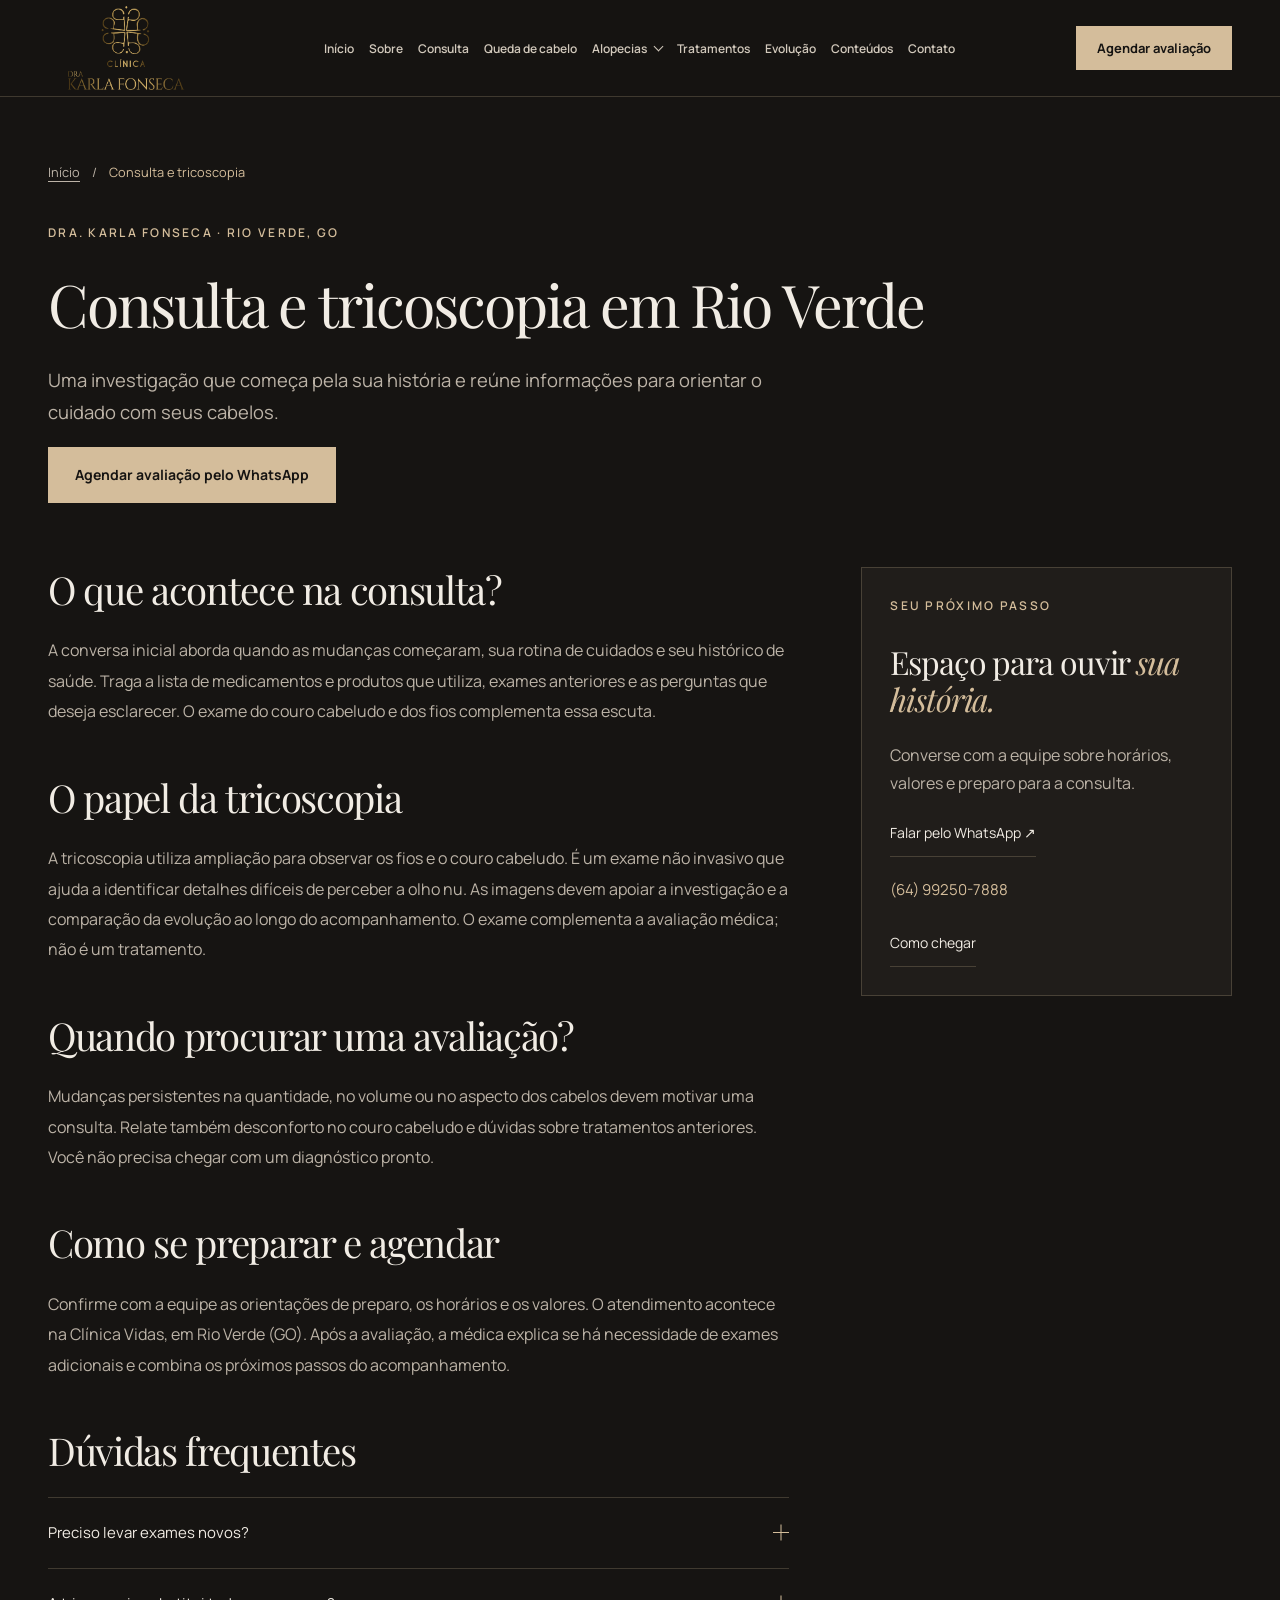
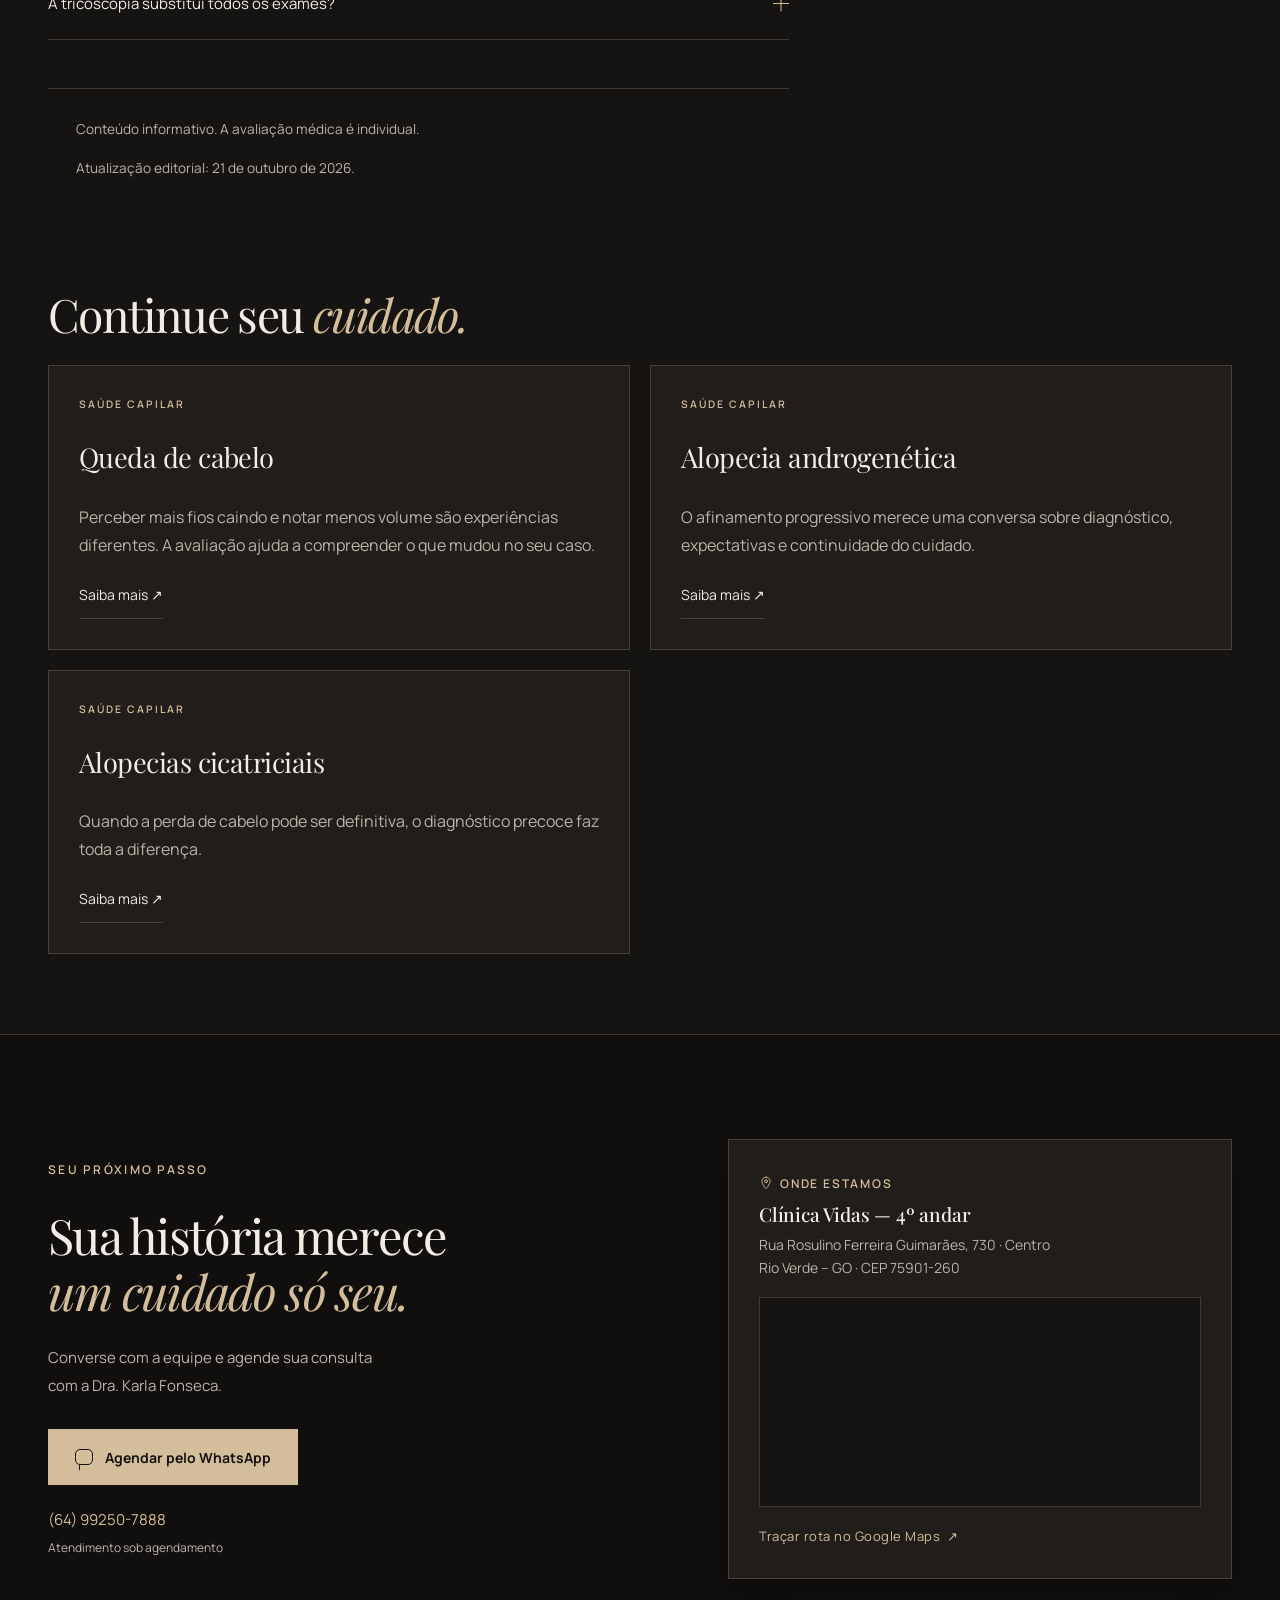
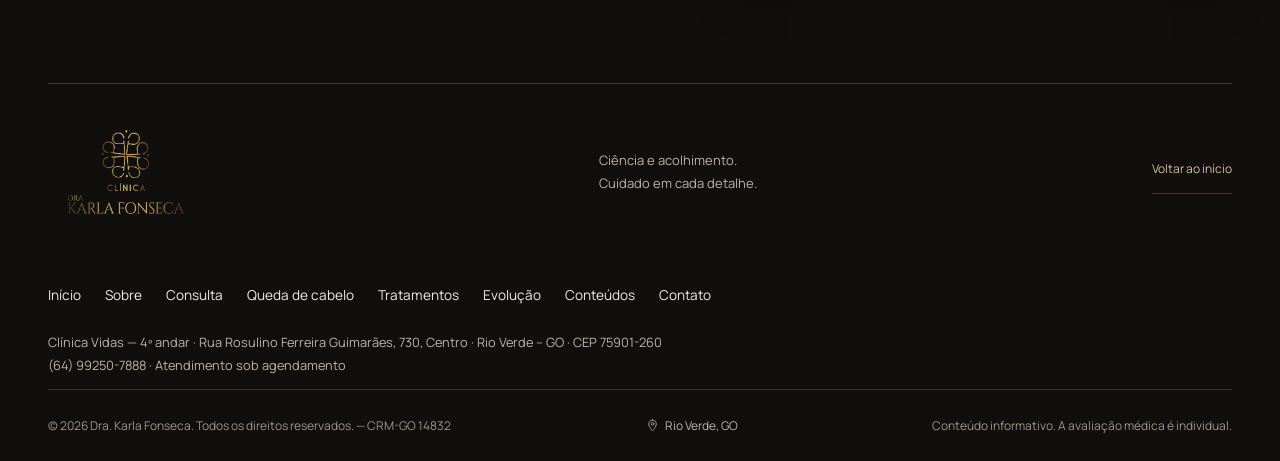
<file: consulta-tricologia-rio-verde/index.html>
<!doctype html><html lang="pt-BR"><head><meta charset="UTF-8"><meta name="viewport" content="width=device-width, initial-scale=1, viewport-fit=cover"><meta name="theme-color" content="#161412"><title>Consulta e tricoscopia em Rio Verde | Dra. Karla Fonseca</title><meta name="description" content="Conheça as etapas da consulta capilar em Rio Verde: escuta, exame do couro cabeludo, tricoscopia e acompanhamento individualizado."><meta name="robots" content="noindex, nofollow"><meta property="og:type" content="website"><meta property="og:locale" content="pt_BR"><meta property="og:title" content="Consulta e tricoscopia em Rio Verde | Dra. Karla Fonseca"><meta property="og:description" content="Conheça as etapas da consulta capilar em Rio Verde: escuta, exame do couro cabeludo, tricoscopia e acompanhamento individualizado."><link rel="icon" href="/assets/logo-karla-fonseca.png"><link rel="stylesheet" href="/fonts.css"><link rel="stylesheet" href="/styles.css"><script type="application/ld+json">{"@context":"https://schema.org","@type":"MedicalClinic","name":"Clínica Dra. Karla Fonseca","telephone":"+55-64-99250-7888","address":{"@type":"PostalAddress","streetAddress":"Rua Rosulino Ferreira Guimarães, 730, Clínica Vidas, 4º andar, Centro","addressLocality":"Rio Verde","addressRegion":"GO","postalCode":"75901-260","addressCountry":"BR"}}</script><script src="/app.js" defer></script></head><body><a class="skip-link" href="#conteudo">Ir para o conteúdo</a><header class="site-header"><div class="container header-inner"><a class="brand" href="/" aria-label="Dra. Karla Fonseca — início"><span class="brand-logo"><img src="/assets/logo-karla-fonseca.png" alt="Clínica Dra. Karla Fonseca" width="1155" height="1155"></span></a><nav class="desktop-nav" aria-label="Navegação principal"><a href="/">Início</a><a href="/sobre/">Sobre</a><a href="/consulta-tricologia-rio-verde/" aria-current="page">Consulta</a><a href="/queda-de-cabelo/">Queda de cabelo</a><details class="nav-dropdown"><summary>Alopecias</summary><div><a href="/alopecia-androgenetica/">Alopecia androgenética</a><a href="/alopecias-cicatriciais/">Alopecias cicatriciais</a><a href="/efluvio-telogeno/">Eflúvio telógeno</a></div></details><a href="/tratamentos-capilares/">Tratamentos</a><a href="/#antes-depois">Evolução</a><a href="/conteudos/">Conteúdos</a><a href="/contato/">Contato</a></nav><a class="button button-small header-cta" href="https://wa.me/5564992507888?text=Ol%C3%A1%2C%20encontrei%20o%20site%20da%20Dra.%20Karla%20Fonseca%20e%20gostaria%20de%20informa%C3%A7%C3%B5es%20para%20agendar%20uma%20avalia%C3%A7%C3%A3o%20capilar." target="_blank" rel="noopener noreferrer">Agendar avaliação</a><button class="menu-button" type="button" aria-label="Abrir menu" aria-expanded="false" aria-controls="mobile-menu"><span></span><span></span></button></div><nav id="mobile-menu" class="mobile-menu" aria-label="Navegação no celular" hidden><a href="/">Início</a><a href="/sobre/">Sobre</a><a href="/consulta-tricologia-rio-verde/" aria-current="page">Consulta</a><a href="/queda-de-cabelo/">Queda de cabelo</a><a href="/alopecia-androgenetica/">Alopecia androgenética</a><a href="/alopecias-cicatriciais/">Alopecias cicatriciais</a><a href="/efluvio-telogeno/">Eflúvio telógeno</a><a href="/tratamentos-capilares/">Tratamentos</a><a href="/#antes-depois">Evolução</a><a href="/conteudos/">Conteúdos</a><a href="/contato/">Contato</a></nav></header><main id="conteudo"><section class="page-hero container"><nav class="breadcrumbs" aria-label="Caminho da página"><a href="/">Início</a><span aria-hidden="true">/</span><span aria-current="page">Consulta e tricoscopia</span></nav><p class="eyebrow">DRA. KARLA FONSECA · RIO VERDE, GO</p><h1>Consulta e tricoscopia em Rio Verde</h1><p class="page-lead">Uma investigação que começa pela sua história e reúne informações para orientar o cuidado com seus cabelos.</p><a class="button" href="https://wa.me/5564992507888?text=Ol%C3%A1%2C%20encontrei%20o%20site%20da%20Dra.%20Karla%20Fonseca%20e%20gostaria%20de%20informa%C3%A7%C3%B5es%20para%20agendar%20uma%20avalia%C3%A7%C3%A3o%20capilar." target="_blank" rel="noopener noreferrer">Agendar avaliação pelo WhatsApp</a></section><div class="container article-layout"><article class="clinical-copy"><section><h2>O que acontece na consulta?</h2><p>A conversa inicial aborda quando as mudanças começaram, sua rotina de cuidados e seu histórico de saúde. Traga a lista de medicamentos e produtos que utiliza, exames anteriores e as perguntas que deseja esclarecer. O exame do couro cabeludo e dos fios complementa essa escuta.</p></section><section><h2>O papel da tricoscopia</h2><p>A tricoscopia utiliza ampliação para observar os fios e o couro cabeludo. É um exame não invasivo que ajuda a identificar detalhes difíceis de perceber a olho nu. As imagens devem apoiar a investigação e a comparação da evolução ao longo do acompanhamento. O exame complementa a avaliação médica; não é um tratamento.</p></section><section><h2>Quando procurar uma avaliação?</h2><p>Mudanças persistentes na quantidade, no volume ou no aspecto dos cabelos devem motivar uma consulta. Relate também desconforto no couro cabeludo e dúvidas sobre tratamentos anteriores. Você não precisa chegar com um diagnóstico pronto.</p></section><section><h2>Como se preparar e agendar</h2><p>Confirme com a equipe as orientações de preparo, os horários e os valores. O atendimento acontece na Clínica Vidas, em Rio Verde (GO). Após a avaliação, a médica explica se há necessidade de exames adicionais e combina os próximos passos do acompanhamento.</p></section><section><h2>Dúvidas frequentes</h2><div class="faq-list"><details><summary>Preciso levar exames novos?<span aria-hidden="true"></span></summary><div class="faq-answer"><p>Leve os exames que já possui. A necessidade de novos exames será definida durante a avaliação.</p></div></details><details><summary>A tricoscopia substitui todos os exames?<span aria-hidden="true"></span></summary><div class="faq-answer"><p>Não. Os achados são interpretados junto com o histórico e o exame clínico; outros exames podem ser necessários.</p></div></details></div></section><aside class="editorial-note"><p>Conteúdo informativo. A avaliação médica é individual.</p><p>Atualização editorial: <time datetime="2026-10-21">21 de outubro de 2026</time>.</p></aside></article><aside class="care-sidebar"><p class="eyebrow">SEU PRÓXIMO PASSO</p><h2>Espaço para ouvir <em>sua história.</em></h2><p>Converse com a equipe sobre horários, valores e preparo para a consulta.</p><a class="text-link" href="https://wa.me/5564992507888?text=Ol%C3%A1%2C%20encontrei%20o%20site%20da%20Dra.%20Karla%20Fonseca%20e%20gostaria%20de%20informa%C3%A7%C3%B5es%20para%20agendar%20uma%20avalia%C3%A7%C3%A3o%20capilar." target="_blank" rel="noopener noreferrer">Falar pelo WhatsApp ↗</a><a class="contact-phone" href="tel:+5564992507888">(64) 99250-7888</a><a class="text-link" href="/contato/">Como chegar</a></aside></div><section class="related-section container" aria-labelledby="related-title"><h2 id="related-title">Continue seu <em>cuidado.</em></h2><div class="topic-grid"><a class="topic-card" href="/queda-de-cabelo/"><span class="eyebrow">SAÚDE CAPILAR</span><h3>Queda de cabelo</h3><p>Perceber mais fios caindo e notar menos volume são experiências diferentes. A avaliação ajuda a compreender o que mudou no seu caso.</p><span class="text-link">Saiba mais <span aria-hidden="true">↗</span></span></a><a class="topic-card" href="/alopecia-androgenetica/"><span class="eyebrow">SAÚDE CAPILAR</span><h3>Alopecia androgenética</h3><p>O afinamento progressivo merece uma conversa sobre diagnóstico, expectativas e continuidade do cuidado.</p><span class="text-link">Saiba mais <span aria-hidden="true">↗</span></span></a><a class="topic-card" href="/alopecias-cicatriciais/"><span class="eyebrow">SAÚDE CAPILAR</span><h3>Alopecias cicatriciais</h3><p>Quando a perda de cabelo pode ser definitiva, o diagnóstico precoce faz toda a diferença.</p><span class="text-link">Saiba mais <span aria-hidden="true">↗</span></span></a></div></section><section class="contact-section" id="contato" aria-labelledby="contact-title">
      <div class="container contact-layout">
        <div class="contact-inner">
          <p class="eyebrow">SEU PRÓXIMO PASSO</p>
          <h2 id="contact-title">Sua história merece<br><em>um cuidado só seu.</em></h2>
          <p>Converse com a equipe e agende sua consulta<br class="desktop-break"> com a Dra. Karla Fonseca.</p>
          <a class="button" href="https://wa.me/5564992507888?text=Ol%C3%A1%2C%20encontrei%20o%20site%20da%20Dra.%20Karla%20Fonseca%20e%20gostaria%20de%20informa%C3%A7%C3%B5es%20para%20agendar%20uma%20avalia%C3%A7%C3%A3o%20capilar." target="_blank" rel="noopener noreferrer"><span
              class="chat-icon" aria-hidden="true"></span>Agendar pelo WhatsApp</a>
          <a class="contact-phone" href="tel:+5564992507888">(64) 99250-7888</a>
          <span class="contact-detail">Atendimento sob agendamento</span>
        </div>
        <div class="contact-card">
          <div class="contact-card-header">
            <span class="contact-card-eyebrow">
              <svg aria-hidden="true" xmlns="http://www.w3.org/2000/svg" viewBox="0 0 24 24" fill="none"
                stroke="currentColor" stroke-width="1.5" stroke-linecap="round" stroke-linejoin="round">
                <path d="M12 2C8.13 2 5 5.13 5 9c0 5.25 7 13 7 13s7-7.75 7-13c0-3.87-3.13-7-7-7z" />
                <circle cx="12" cy="9" r="2.5" />
              </svg>
              Onde estamos
            </span>
            <h3 class="contact-card-title">Clínica Vidas &mdash; 4º andar</h3>
            <p class="contact-card-address">
              Rua Rosulino Ferreira Guimarães, 730 &middot; Centro<br>
              Rio Verde &ndash; GO &middot; CEP 75901-260
            </p>
          </div>
          <div class="contact-map-frame">
            <iframe title="Localização da Clínica Dra. Karla Fonseca no Google Maps"
              src="https://maps.google.com/maps?q=Rua+Rosulino+Ferreira+Guimarães+730+Centro+Rio+Verde+GO+75901-260&output=embed&z=16"
              width="100%" height="100%" style="border:0;display:block;" allowfullscreen="" loading="lazy"
              referrerpolicy="no-referrer-when-downgrade">
            </iframe>
          </div>
          <a class="contact-card-link"
            href="https://www.google.com/maps/search/Rua+Rosulino+Ferreira+Guimar%C3%A3es,+730,+Cl%C3%ADnica+Vidas,+Centro,+Rio+Verde,+GO,+75901-260"
            target="_blank" rel="noopener noreferrer">
            <span>Traçar rota no Google Maps</span>
            <span aria-hidden="true">&nearr;</span>
          </a>
        </div>
      </div>
    </section></main><footer class="site-footer">
    <div class="container">
      <div class="footer-main"><a class="brand" href="/#inicio"><span class="brand-logo"><img
              src="/assets/logo-karla-fonseca.png" alt="Clínica Dra. Karla Fonseca" width="1155"
              height="1155"></span></a>
        <p>Ciência e acolhimento.<br>Cuidado em cada detalhe.</p><a href="/#inicio" class="text-link">Voltar ao
          início</a>
      </div>
      <nav class="footer-links" aria-label="Links do rodapé"><a href="/">Início</a><a href="/sobre/">Sobre</a><a href="/consulta-tricologia-rio-verde/">Consulta</a><a href="/queda-de-cabelo/">Queda de cabelo</a><a href="/tratamentos-capilares/">Tratamentos</a><a href="/#antes-depois">Evolução</a><a href="/conteudos/">Conteúdos</a><a href="/contato/">Contato</a></nav><p class="footer-address">Clínica Vidas — 4º andar · Rua Rosulino Ferreira Guimarães, 730, Centro · Rio Verde – GO · CEP 75901-260<br><a href="tel:+5564992507888">(64) 99250-7888</a> · Atendimento sob agendamento</p><div class="footer-bottom">
        <span>© 2026 Dra. Karla Fonseca. Todos os direitos reservados. &mdash; CRM-GO 14832</span>
        <a class="footer-location"
          href="https://www.google.com/maps/search/Rua+Rosulino+Ferreira+Guimar%C3%A3es,+730,+Cl%C3%ADnica+Vidas,+Centro,+Rio+Verde,+GO"
          target="_blank" rel="noopener noreferrer">
          <svg aria-hidden="true" xmlns="http://www.w3.org/2000/svg" viewBox="0 0 24 24" fill="none"
            stroke="currentColor" stroke-width="1.5" stroke-linecap="round" stroke-linejoin="round">
            <path d="M12 2C8.13 2 5 5.13 5 9c0 5.25 7 13 7 13s7-7.75 7-13c0-3.87-3.13-7-7-7z" />
            <circle cx="12" cy="9" r="2.5" />
          </svg>
          Rio Verde, GO
        </a>
        <span>Conteúdo informativo. A avaliação médica é individual.</span>
      </div>
    </div>
  </footer>
  <a class="whatsapp-float" href="https://wa.me/5564992507888?text=Ol%C3%A1%2C%20encontrei%20o%20site%20da%20Dra.%20Karla%20Fonseca%20e%20gostaria%20de%20informa%C3%A7%C3%B5es%20para%20agendar%20uma%20avalia%C3%A7%C3%A3o%20capilar." target="_blank" rel="noopener noreferrer"
    aria-label="Agendar consulta pelo WhatsApp" title="Fale pelo WhatsApp"><svg aria-hidden="true" focusable="false"
      xmlns="http://www.w3.org/2000/svg"
      viewBox="0 0 448 512"><!--! Font Awesome Free 6.7.2 by @fontawesome - https://fontawesome.com License - https://fontawesome.com/license/free (Icons: CC BY 4.0, Fonts: SIL OFL 1.1, Code: MIT License) Copyright 2024 Fonticons, Inc. -->
      <path
        d="M380.9 97.1C339 55.1 283.2 32 223.9 32c-122.4 0-222 99.6-222 222 0 39.1 10.2 77.3 29.6 111L0 480l117.7-30.9c32.4 17.7 68.9 27 106.1 27h.1c122.3 0 224.1-99.6 224.1-222 0-59.3-25.2-115-67.1-157zm-157 341.6c-33.2 0-65.7-8.9-94-25.7l-6.7-4-69.8 18.3L72 359.2l-4.4-7c-18.5-29.4-28.2-63.3-28.2-98.2 0-101.7 82.8-184.5 184.6-184.5 49.3 0 95.6 19.2 130.4 54.1 34.8 34.9 56.2 81.2 56.1 130.5 0 101.8-84.9 184.6-186.6 184.6zm101.2-138.2c-5.5-2.8-32.8-16.2-37.9-18-5.1-1.9-8.8-2.8-12.5 2.8-3.7 5.6-14.3 18-17.6 21.8-3.2 3.7-6.5 4.2-12 1.4-32.6-16.3-54-29.1-75.5-66-5.7-9.8 5.7-9.1 16.3-30.3 1.8-3.7.9-6.9-.5-9.7-1.4-2.8-12.5-30.1-17.1-41.2-4.5-10.8-9.1-9.3-12.5-9.5-3.2-.2-6.9-.2-10.6-.2-3.7 0-9.7 1.4-14.8 6.9-5.1 5.6-19.4 19-19.4 46.3 0 27.3 19.9 53.7 22.6 57.4 2.8 3.7 39.1 59.7 94.8 83.8 35.2 15.2 49 16.5 66.6 13.9 10.7-1.6 32.8-13.4 37.4-26.4 4.6-13 4.6-24.1 3.2-26.4-1.3-2.5-5-3.9-10.5-6.6z" />
    </svg></a>
</body></html>
</file>
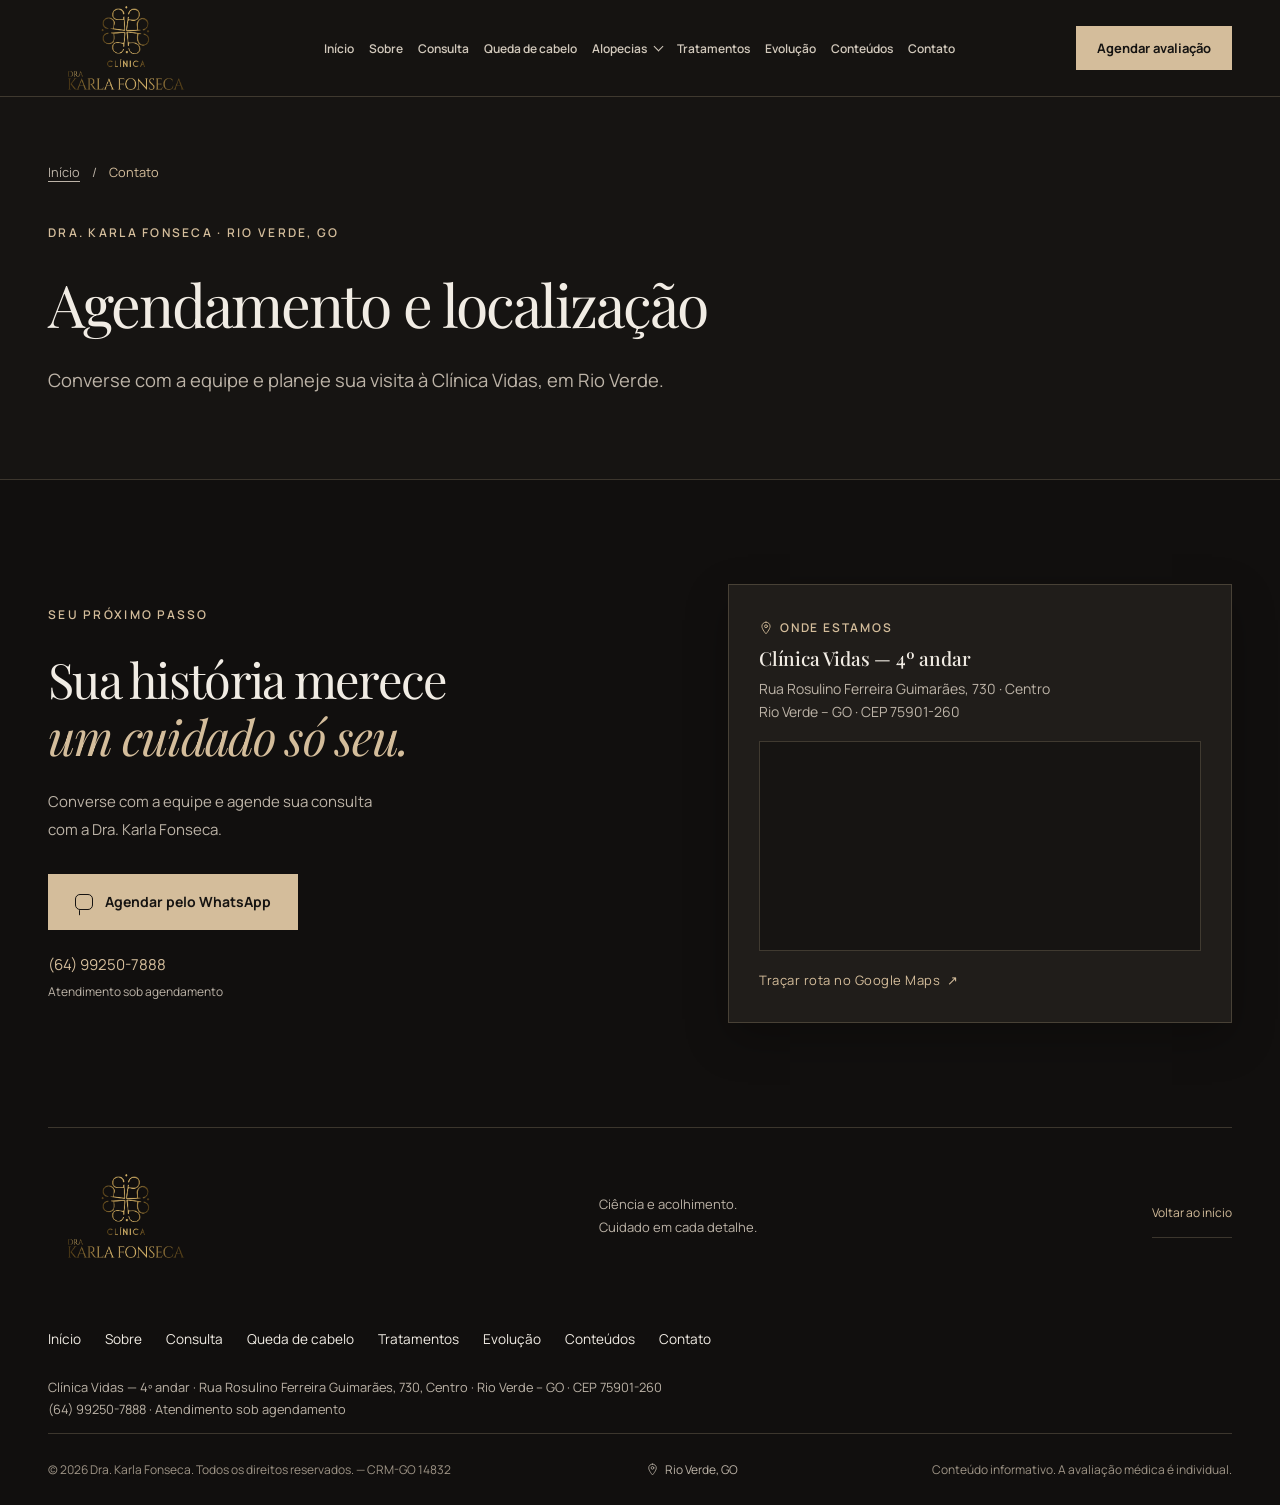
<file: contato/index.html>
<!doctype html><html lang="pt-BR"><head><meta charset="UTF-8"><meta name="viewport" content="width=device-width, initial-scale=1, viewport-fit=cover"><meta name="theme-color" content="#161412"><title>Contato e localização em Rio Verde | Dra. Karla Fonseca</title><meta name="description" content="Agende pelo WhatsApp ou telefone. Atendimento na Clínica Vidas, Rua Rosulino Ferreira Guimarães, 730, 4º andar, Centro, Rio Verde – GO."><meta name="robots" content="noindex, nofollow"><meta property="og:type" content="website"><meta property="og:locale" content="pt_BR"><meta property="og:title" content="Contato e localização em Rio Verde | Dra. Karla Fonseca"><meta property="og:description" content="Agende pelo WhatsApp ou telefone. Atendimento na Clínica Vidas, Rua Rosulino Ferreira Guimarães, 730, 4º andar, Centro, Rio Verde – GO."><link rel="icon" href="/assets/logo-karla-fonseca.png"><link rel="stylesheet" href="/fonts.css"><link rel="stylesheet" href="/styles.css"><script type="application/ld+json">{"@context":"https://schema.org","@type":"MedicalClinic","name":"Clínica Dra. Karla Fonseca","telephone":"+55-64-99250-7888","address":{"@type":"PostalAddress","streetAddress":"Rua Rosulino Ferreira Guimarães, 730, Clínica Vidas, 4º andar, Centro","addressLocality":"Rio Verde","addressRegion":"GO","postalCode":"75901-260","addressCountry":"BR"}}</script><script src="/app.js" defer></script></head><body><a class="skip-link" href="#conteudo">Ir para o conteúdo</a><header class="site-header"><div class="container header-inner"><a class="brand" href="/" aria-label="Dra. Karla Fonseca — início"><span class="brand-logo"><img src="/assets/logo-karla-fonseca.png" alt="Clínica Dra. Karla Fonseca" width="1155" height="1155"></span></a><nav class="desktop-nav" aria-label="Navegação principal"><a href="/">Início</a><a href="/sobre/">Sobre</a><a href="/consulta-tricologia-rio-verde/">Consulta</a><a href="/queda-de-cabelo/">Queda de cabelo</a><details class="nav-dropdown"><summary>Alopecias</summary><div><a href="/alopecia-androgenetica/">Alopecia androgenética</a><a href="/alopecias-cicatriciais/">Alopecias cicatriciais</a><a href="/efluvio-telogeno/">Eflúvio telógeno</a></div></details><a href="/tratamentos-capilares/">Tratamentos</a><a href="/#antes-depois">Evolução</a><a href="/conteudos/">Conteúdos</a><a href="/contato/" aria-current="page">Contato</a></nav><a class="button button-small header-cta" href="https://wa.me/5564992507888?text=Ol%C3%A1%2C%20encontrei%20o%20site%20da%20Dra.%20Karla%20Fonseca%20e%20gostaria%20de%20informa%C3%A7%C3%B5es%20para%20agendar%20uma%20avalia%C3%A7%C3%A3o%20capilar." target="_blank" rel="noopener noreferrer">Agendar avaliação</a><button class="menu-button" type="button" aria-label="Abrir menu" aria-expanded="false" aria-controls="mobile-menu"><span></span><span></span></button></div><nav id="mobile-menu" class="mobile-menu" aria-label="Navegação no celular" hidden><a href="/">Início</a><a href="/sobre/">Sobre</a><a href="/consulta-tricologia-rio-verde/">Consulta</a><a href="/queda-de-cabelo/">Queda de cabelo</a><a href="/alopecia-androgenetica/">Alopecia androgenética</a><a href="/alopecias-cicatriciais/">Alopecias cicatriciais</a><a href="/efluvio-telogeno/">Eflúvio telógeno</a><a href="/tratamentos-capilares/">Tratamentos</a><a href="/#antes-depois">Evolução</a><a href="/conteudos/">Conteúdos</a><a href="/contato/" aria-current="page">Contato</a></nav></header><main id="conteudo"><section class="page-hero container"><nav class="breadcrumbs" aria-label="Caminho da página"><a href="/">Início</a><span aria-hidden="true">/</span><span aria-current="page">Contato</span></nav><p class="eyebrow">DRA. KARLA FONSECA · RIO VERDE, GO</p><h1>Agendamento e localização</h1><p class="page-lead">Converse com a equipe e planeje sua visita à Clínica Vidas, em Rio Verde.</p></section><section class="contact-section" id="contato" aria-labelledby="contact-title">
      <div class="container contact-layout">
        <div class="contact-inner">
          <p class="eyebrow">SEU PRÓXIMO PASSO</p>
          <h2 id="contact-title">Sua história merece<br><em>um cuidado só seu.</em></h2>
          <p>Converse com a equipe e agende sua consulta<br class="desktop-break"> com a Dra. Karla Fonseca.</p>
          <a class="button" href="https://wa.me/5564992507888?text=Ol%C3%A1%2C%20encontrei%20o%20site%20da%20Dra.%20Karla%20Fonseca%20e%20gostaria%20de%20informa%C3%A7%C3%B5es%20para%20agendar%20uma%20avalia%C3%A7%C3%A3o%20capilar." target="_blank" rel="noopener noreferrer"><span
              class="chat-icon" aria-hidden="true"></span>Agendar pelo WhatsApp</a>
          <a class="contact-phone" href="tel:+5564992507888">(64) 99250-7888</a>
          <span class="contact-detail">Atendimento sob agendamento</span>
        </div>
        <div class="contact-card">
          <div class="contact-card-header">
            <span class="contact-card-eyebrow">
              <svg aria-hidden="true" xmlns="http://www.w3.org/2000/svg" viewBox="0 0 24 24" fill="none"
                stroke="currentColor" stroke-width="1.5" stroke-linecap="round" stroke-linejoin="round">
                <path d="M12 2C8.13 2 5 5.13 5 9c0 5.25 7 13 7 13s7-7.75 7-13c0-3.87-3.13-7-7-7z" />
                <circle cx="12" cy="9" r="2.5" />
              </svg>
              Onde estamos
            </span>
            <h3 class="contact-card-title">Clínica Vidas &mdash; 4º andar</h3>
            <p class="contact-card-address">
              Rua Rosulino Ferreira Guimarães, 730 &middot; Centro<br>
              Rio Verde &ndash; GO &middot; CEP 75901-260
            </p>
          </div>
          <div class="contact-map-frame">
            <iframe title="Localização da Clínica Dra. Karla Fonseca no Google Maps"
              src="https://maps.google.com/maps?q=Rua+Rosulino+Ferreira+Guimarães+730+Centro+Rio+Verde+GO+75901-260&output=embed&z=16"
              width="100%" height="100%" style="border:0;display:block;" allowfullscreen="" loading="lazy"
              referrerpolicy="no-referrer-when-downgrade">
            </iframe>
          </div>
          <a class="contact-card-link"
            href="https://www.google.com/maps/search/Rua+Rosulino+Ferreira+Guimar%C3%A3es,+730,+Cl%C3%ADnica+Vidas,+Centro,+Rio+Verde,+GO,+75901-260"
            target="_blank" rel="noopener noreferrer">
            <span>Traçar rota no Google Maps</span>
            <span aria-hidden="true">&nearr;</span>
          </a>
        </div>
      </div>
    </section></main><footer class="site-footer">
    <div class="container">
      <div class="footer-main"><a class="brand" href="/#inicio"><span class="brand-logo"><img
              src="/assets/logo-karla-fonseca.png" alt="Clínica Dra. Karla Fonseca" width="1155"
              height="1155"></span></a>
        <p>Ciência e acolhimento.<br>Cuidado em cada detalhe.</p><a href="/#inicio" class="text-link">Voltar ao
          início</a>
      </div>
      <nav class="footer-links" aria-label="Links do rodapé"><a href="/">Início</a><a href="/sobre/">Sobre</a><a href="/consulta-tricologia-rio-verde/">Consulta</a><a href="/queda-de-cabelo/">Queda de cabelo</a><a href="/tratamentos-capilares/">Tratamentos</a><a href="/#antes-depois">Evolução</a><a href="/conteudos/">Conteúdos</a><a href="/contato/">Contato</a></nav><p class="footer-address">Clínica Vidas — 4º andar · Rua Rosulino Ferreira Guimarães, 730, Centro · Rio Verde – GO · CEP 75901-260<br><a href="tel:+5564992507888">(64) 99250-7888</a> · Atendimento sob agendamento</p><div class="footer-bottom">
        <span>© 2026 Dra. Karla Fonseca. Todos os direitos reservados. &mdash; CRM-GO 14832</span>
        <a class="footer-location"
          href="https://www.google.com/maps/search/Rua+Rosulino+Ferreira+Guimar%C3%A3es,+730,+Cl%C3%ADnica+Vidas,+Centro,+Rio+Verde,+GO"
          target="_blank" rel="noopener noreferrer">
          <svg aria-hidden="true" xmlns="http://www.w3.org/2000/svg" viewBox="0 0 24 24" fill="none"
            stroke="currentColor" stroke-width="1.5" stroke-linecap="round" stroke-linejoin="round">
            <path d="M12 2C8.13 2 5 5.13 5 9c0 5.25 7 13 7 13s7-7.75 7-13c0-3.87-3.13-7-7-7z" />
            <circle cx="12" cy="9" r="2.5" />
          </svg>
          Rio Verde, GO
        </a>
        <span>Conteúdo informativo. A avaliação médica é individual.</span>
      </div>
    </div>
  </footer>
  <a class="whatsapp-float" href="https://wa.me/5564992507888?text=Ol%C3%A1%2C%20encontrei%20o%20site%20da%20Dra.%20Karla%20Fonseca%20e%20gostaria%20de%20informa%C3%A7%C3%B5es%20para%20agendar%20uma%20avalia%C3%A7%C3%A3o%20capilar." target="_blank" rel="noopener noreferrer"
    aria-label="Agendar consulta pelo WhatsApp" title="Fale pelo WhatsApp"><svg aria-hidden="true" focusable="false"
      xmlns="http://www.w3.org/2000/svg"
      viewBox="0 0 448 512"><!--! Font Awesome Free 6.7.2 by @fontawesome - https://fontawesome.com License - https://fontawesome.com/license/free (Icons: CC BY 4.0, Fonts: SIL OFL 1.1, Code: MIT License) Copyright 2024 Fonticons, Inc. -->
      <path
        d="M380.9 97.1C339 55.1 283.2 32 223.9 32c-122.4 0-222 99.6-222 222 0 39.1 10.2 77.3 29.6 111L0 480l117.7-30.9c32.4 17.7 68.9 27 106.1 27h.1c122.3 0 224.1-99.6 224.1-222 0-59.3-25.2-115-67.1-157zm-157 341.6c-33.2 0-65.7-8.9-94-25.7l-6.7-4-69.8 18.3L72 359.2l-4.4-7c-18.5-29.4-28.2-63.3-28.2-98.2 0-101.7 82.8-184.5 184.6-184.5 49.3 0 95.6 19.2 130.4 54.1 34.8 34.9 56.2 81.2 56.1 130.5 0 101.8-84.9 184.6-186.6 184.6zm101.2-138.2c-5.5-2.8-32.8-16.2-37.9-18-5.1-1.9-8.8-2.8-12.5 2.8-3.7 5.6-14.3 18-17.6 21.8-3.2 3.7-6.5 4.2-12 1.4-32.6-16.3-54-29.1-75.5-66-5.7-9.8 5.7-9.1 16.3-30.3 1.8-3.7.9-6.9-.5-9.7-1.4-2.8-12.5-30.1-17.1-41.2-4.5-10.8-9.1-9.3-12.5-9.5-3.2-.2-6.9-.2-10.6-.2-3.7 0-9.7 1.4-14.8 6.9-5.1 5.6-19.4 19-19.4 46.3 0 27.3 19.9 53.7 22.6 57.4 2.8 3.7 39.1 59.7 94.8 83.8 35.2 15.2 49 16.5 66.6 13.9 10.7-1.6 32.8-13.4 37.4-26.4 4.6-13 4.6-24.1 3.2-26.4-1.3-2.5-5-3.9-10.5-6.6z" />
    </svg></a>
</body></html>
</file>
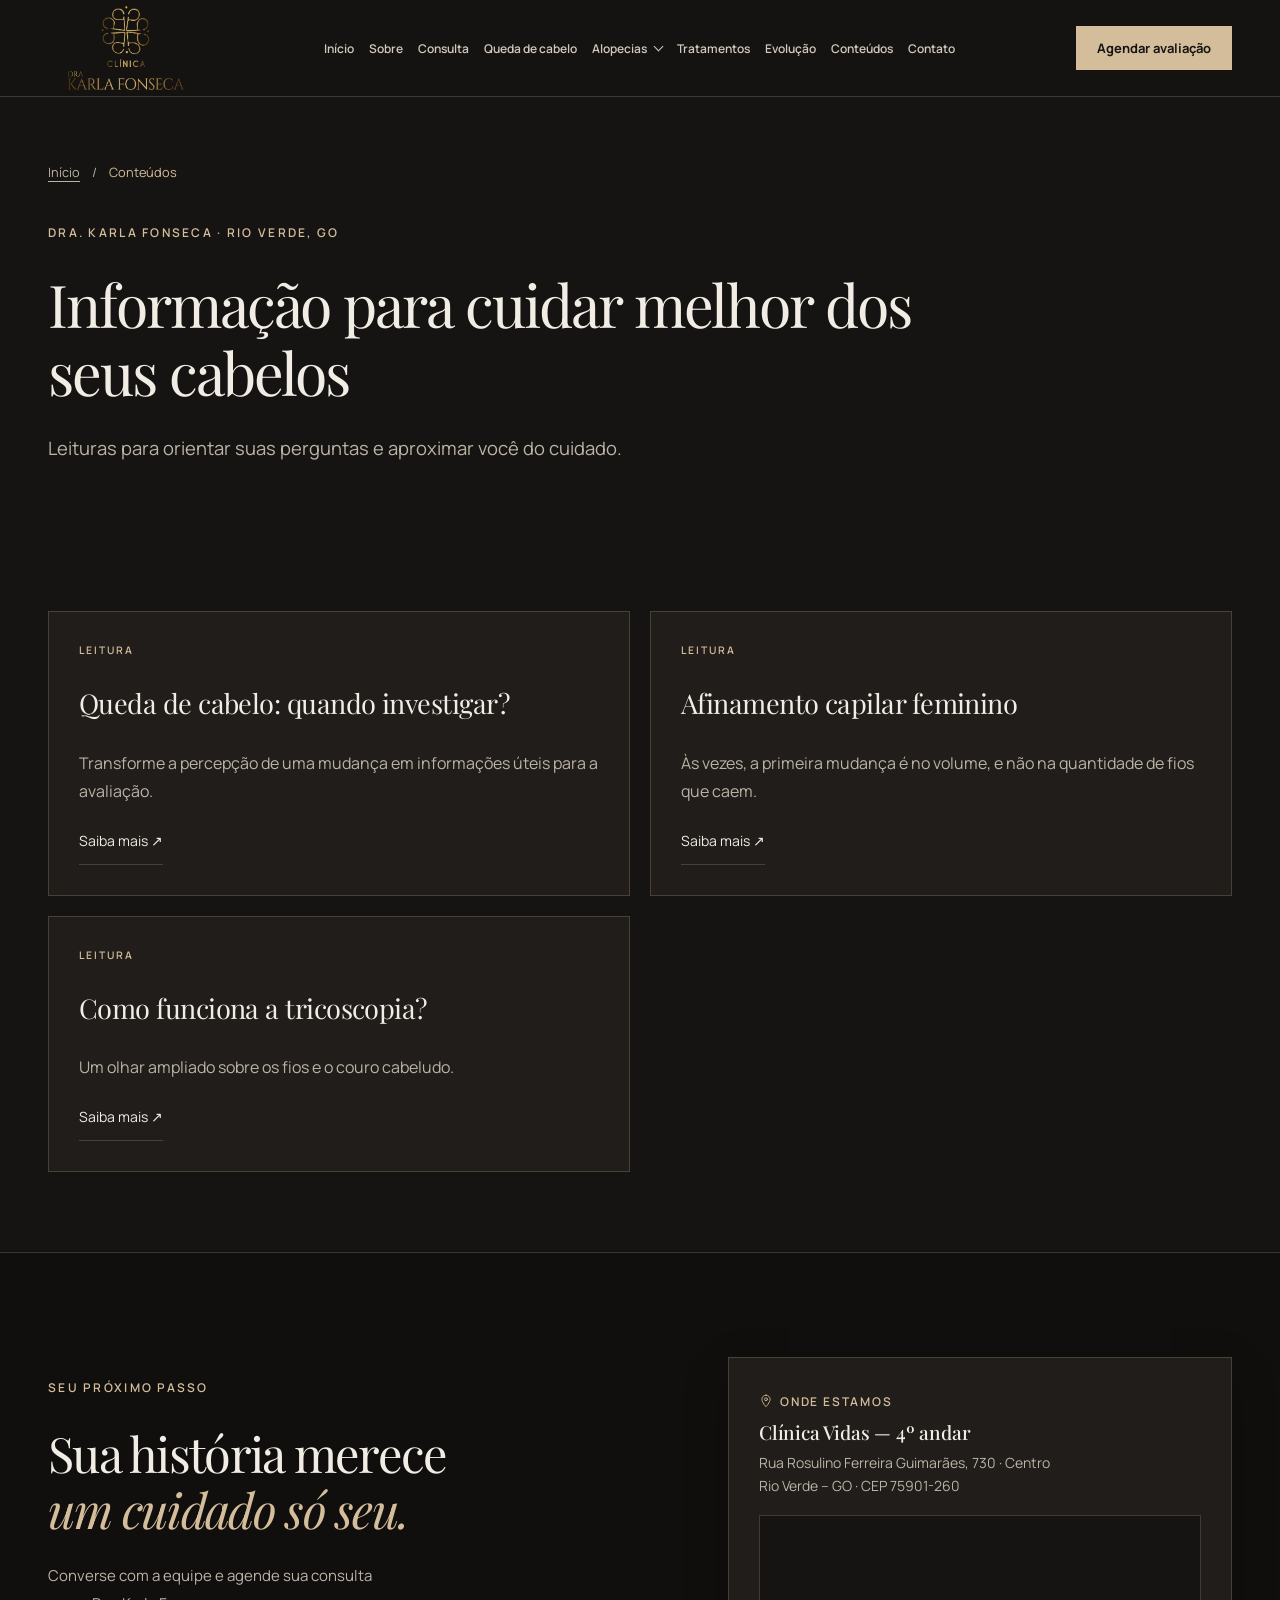
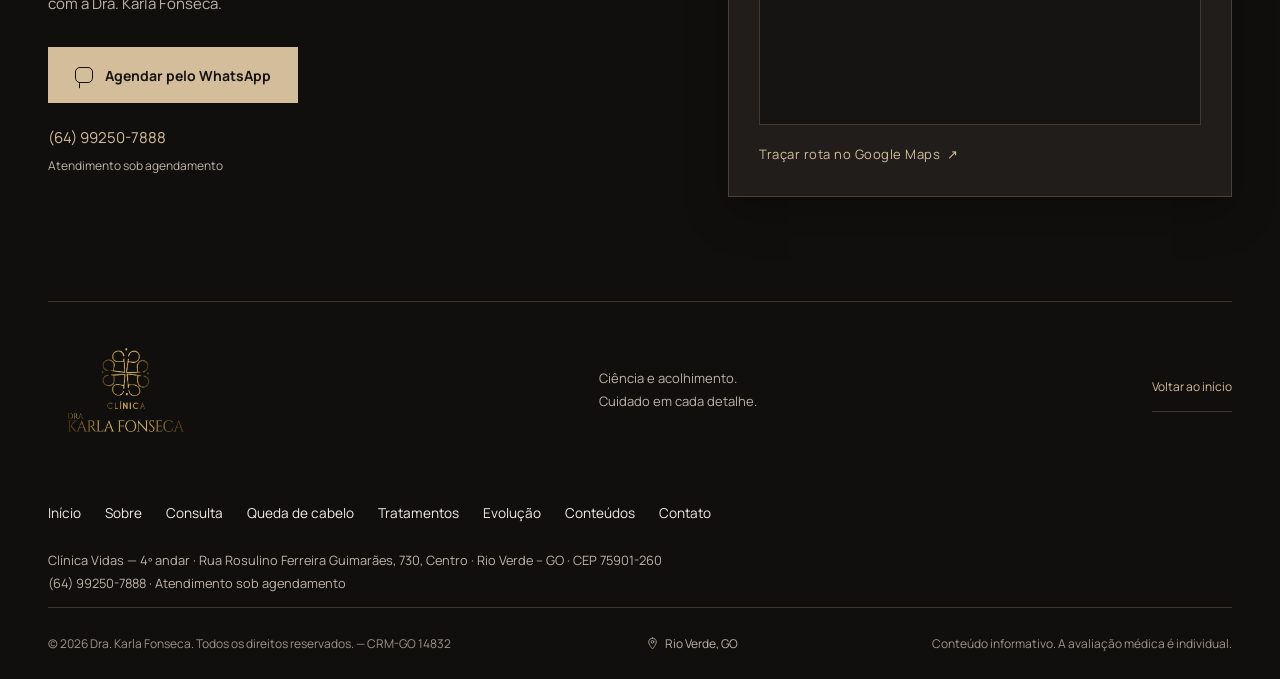
<file: conteudos/index.html>
<!doctype html><html lang="pt-BR"><head><meta charset="UTF-8"><meta name="viewport" content="width=device-width, initial-scale=1, viewport-fit=cover"><meta name="theme-color" content="#161412"><title>Conteúdos sobre saúde capilar | Dra. Karla Fonseca</title><meta name="description" content="Leituras sobre queda de cabelo, afinamento feminino e tricoscopia para preparar suas dúvidas e compreender a avaliação capilar."><meta name="robots" content="noindex, nofollow"><meta property="og:type" content="website"><meta property="og:locale" content="pt_BR"><meta property="og:title" content="Conteúdos sobre saúde capilar | Dra. Karla Fonseca"><meta property="og:description" content="Leituras sobre queda de cabelo, afinamento feminino e tricoscopia para preparar suas dúvidas e compreender a avaliação capilar."><link rel="icon" href="/assets/logo-karla-fonseca.png"><link rel="stylesheet" href="/fonts.css"><link rel="stylesheet" href="/styles.css"><script type="application/ld+json">{"@context":"https://schema.org","@type":"MedicalClinic","name":"Clínica Dra. Karla Fonseca","telephone":"+55-64-99250-7888","address":{"@type":"PostalAddress","streetAddress":"Rua Rosulino Ferreira Guimarães, 730, Clínica Vidas, 4º andar, Centro","addressLocality":"Rio Verde","addressRegion":"GO","postalCode":"75901-260","addressCountry":"BR"}}</script><script src="/app.js" defer></script></head><body><a class="skip-link" href="#conteudo">Ir para o conteúdo</a><header class="site-header"><div class="container header-inner"><a class="brand" href="/" aria-label="Dra. Karla Fonseca — início"><span class="brand-logo"><img src="/assets/logo-karla-fonseca.png" alt="Clínica Dra. Karla Fonseca" width="1155" height="1155"></span></a><nav class="desktop-nav" aria-label="Navegação principal"><a href="/">Início</a><a href="/sobre/">Sobre</a><a href="/consulta-tricologia-rio-verde/">Consulta</a><a href="/queda-de-cabelo/">Queda de cabelo</a><details class="nav-dropdown"><summary>Alopecias</summary><div><a href="/alopecia-androgenetica/">Alopecia androgenética</a><a href="/alopecias-cicatriciais/">Alopecias cicatriciais</a><a href="/efluvio-telogeno/">Eflúvio telógeno</a></div></details><a href="/tratamentos-capilares/">Tratamentos</a><a href="/#antes-depois">Evolução</a><a href="/conteudos/" aria-current="page">Conteúdos</a><a href="/contato/">Contato</a></nav><a class="button button-small header-cta" href="https://wa.me/5564992507888?text=Ol%C3%A1%2C%20encontrei%20o%20site%20da%20Dra.%20Karla%20Fonseca%20e%20gostaria%20de%20informa%C3%A7%C3%B5es%20para%20agendar%20uma%20avalia%C3%A7%C3%A3o%20capilar." target="_blank" rel="noopener noreferrer">Agendar avaliação</a><button class="menu-button" type="button" aria-label="Abrir menu" aria-expanded="false" aria-controls="mobile-menu"><span></span><span></span></button></div><nav id="mobile-menu" class="mobile-menu" aria-label="Navegação no celular" hidden><a href="/">Início</a><a href="/sobre/">Sobre</a><a href="/consulta-tricologia-rio-verde/">Consulta</a><a href="/queda-de-cabelo/">Queda de cabelo</a><a href="/alopecia-androgenetica/">Alopecia androgenética</a><a href="/alopecias-cicatriciais/">Alopecias cicatriciais</a><a href="/efluvio-telogeno/">Eflúvio telógeno</a><a href="/tratamentos-capilares/">Tratamentos</a><a href="/#antes-depois">Evolução</a><a href="/conteudos/" aria-current="page">Conteúdos</a><a href="/contato/">Contato</a></nav></header><main id="conteudo"><section class="page-hero container"><nav class="breadcrumbs" aria-label="Caminho da página"><a href="/">Início</a><span aria-hidden="true">/</span><span aria-current="page">Conteúdos</span></nav><p class="eyebrow">DRA. KARLA FONSECA · RIO VERDE, GO</p><h1>Informação para cuidar melhor dos seus cabelos</h1><p class="page-lead">Leituras para orientar suas perguntas e aproximar você do cuidado.</p></section><section class="container related-section" aria-label="Leituras sobre saúde capilar"><div class="topic-grid"><a class="topic-card" href="/conteudos/queda-de-cabelo-quando-investigar/"><span class="eyebrow">LEITURA</span><h3>Queda de cabelo: quando investigar?</h3><p>Transforme a percepção de uma mudança em informações úteis para a avaliação.</p><span class="text-link">Saiba mais <span aria-hidden="true">↗</span></span></a><a class="topic-card" href="/conteudos/afinamento-capilar-feminino/"><span class="eyebrow">LEITURA</span><h3>Afinamento capilar feminino</h3><p>Às vezes, a primeira mudança é no volume, e não na quantidade de fios que caem.</p><span class="text-link">Saiba mais <span aria-hidden="true">↗</span></span></a><a class="topic-card" href="/conteudos/como-funciona-a-tricoscopia/"><span class="eyebrow">LEITURA</span><h3>Como funciona a tricoscopia?</h3><p>Um olhar ampliado sobre os fios e o couro cabeludo.</p><span class="text-link">Saiba mais <span aria-hidden="true">↗</span></span></a></div></section><section class="contact-section" id="contato" aria-labelledby="contact-title">
      <div class="container contact-layout">
        <div class="contact-inner">
          <p class="eyebrow">SEU PRÓXIMO PASSO</p>
          <h2 id="contact-title">Sua história merece<br><em>um cuidado só seu.</em></h2>
          <p>Converse com a equipe e agende sua consulta<br class="desktop-break"> com a Dra. Karla Fonseca.</p>
          <a class="button" href="https://wa.me/5564992507888?text=Ol%C3%A1%2C%20encontrei%20o%20site%20da%20Dra.%20Karla%20Fonseca%20e%20gostaria%20de%20informa%C3%A7%C3%B5es%20para%20agendar%20uma%20avalia%C3%A7%C3%A3o%20capilar." target="_blank" rel="noopener noreferrer"><span
              class="chat-icon" aria-hidden="true"></span>Agendar pelo WhatsApp</a>
          <a class="contact-phone" href="tel:+5564992507888">(64) 99250-7888</a>
          <span class="contact-detail">Atendimento sob agendamento</span>
        </div>
        <div class="contact-card">
          <div class="contact-card-header">
            <span class="contact-card-eyebrow">
              <svg aria-hidden="true" xmlns="http://www.w3.org/2000/svg" viewBox="0 0 24 24" fill="none"
                stroke="currentColor" stroke-width="1.5" stroke-linecap="round" stroke-linejoin="round">
                <path d="M12 2C8.13 2 5 5.13 5 9c0 5.25 7 13 7 13s7-7.75 7-13c0-3.87-3.13-7-7-7z" />
                <circle cx="12" cy="9" r="2.5" />
              </svg>
              Onde estamos
            </span>
            <h3 class="contact-card-title">Clínica Vidas &mdash; 4º andar</h3>
            <p class="contact-card-address">
              Rua Rosulino Ferreira Guimarães, 730 &middot; Centro<br>
              Rio Verde &ndash; GO &middot; CEP 75901-260
            </p>
          </div>
          <div class="contact-map-frame">
            <iframe title="Localização da Clínica Dra. Karla Fonseca no Google Maps"
              src="https://maps.google.com/maps?q=Rua+Rosulino+Ferreira+Guimarães+730+Centro+Rio+Verde+GO+75901-260&output=embed&z=16"
              width="100%" height="100%" style="border:0;display:block;" allowfullscreen="" loading="lazy"
              referrerpolicy="no-referrer-when-downgrade">
            </iframe>
          </div>
          <a class="contact-card-link"
            href="https://www.google.com/maps/search/Rua+Rosulino+Ferreira+Guimar%C3%A3es,+730,+Cl%C3%ADnica+Vidas,+Centro,+Rio+Verde,+GO,+75901-260"
            target="_blank" rel="noopener noreferrer">
            <span>Traçar rota no Google Maps</span>
            <span aria-hidden="true">&nearr;</span>
          </a>
        </div>
      </div>
    </section></main><footer class="site-footer">
    <div class="container">
      <div class="footer-main"><a class="brand" href="/#inicio"><span class="brand-logo"><img
              src="/assets/logo-karla-fonseca.png" alt="Clínica Dra. Karla Fonseca" width="1155"
              height="1155"></span></a>
        <p>Ciência e acolhimento.<br>Cuidado em cada detalhe.</p><a href="/#inicio" class="text-link">Voltar ao
          início</a>
      </div>
      <nav class="footer-links" aria-label="Links do rodapé"><a href="/">Início</a><a href="/sobre/">Sobre</a><a href="/consulta-tricologia-rio-verde/">Consulta</a><a href="/queda-de-cabelo/">Queda de cabelo</a><a href="/tratamentos-capilares/">Tratamentos</a><a href="/#antes-depois">Evolução</a><a href="/conteudos/">Conteúdos</a><a href="/contato/">Contato</a></nav><p class="footer-address">Clínica Vidas — 4º andar · Rua Rosulino Ferreira Guimarães, 730, Centro · Rio Verde – GO · CEP 75901-260<br><a href="tel:+5564992507888">(64) 99250-7888</a> · Atendimento sob agendamento</p><div class="footer-bottom">
        <span>© 2026 Dra. Karla Fonseca. Todos os direitos reservados. &mdash; CRM-GO 14832</span>
        <a class="footer-location"
          href="https://www.google.com/maps/search/Rua+Rosulino+Ferreira+Guimar%C3%A3es,+730,+Cl%C3%ADnica+Vidas,+Centro,+Rio+Verde,+GO"
          target="_blank" rel="noopener noreferrer">
          <svg aria-hidden="true" xmlns="http://www.w3.org/2000/svg" viewBox="0 0 24 24" fill="none"
            stroke="currentColor" stroke-width="1.5" stroke-linecap="round" stroke-linejoin="round">
            <path d="M12 2C8.13 2 5 5.13 5 9c0 5.25 7 13 7 13s7-7.75 7-13c0-3.87-3.13-7-7-7z" />
            <circle cx="12" cy="9" r="2.5" />
          </svg>
          Rio Verde, GO
        </a>
        <span>Conteúdo informativo. A avaliação médica é individual.</span>
      </div>
    </div>
  </footer>
  <a class="whatsapp-float" href="https://wa.me/5564992507888?text=Ol%C3%A1%2C%20encontrei%20o%20site%20da%20Dra.%20Karla%20Fonseca%20e%20gostaria%20de%20informa%C3%A7%C3%B5es%20para%20agendar%20uma%20avalia%C3%A7%C3%A3o%20capilar." target="_blank" rel="noopener noreferrer"
    aria-label="Agendar consulta pelo WhatsApp" title="Fale pelo WhatsApp"><svg aria-hidden="true" focusable="false"
      xmlns="http://www.w3.org/2000/svg"
      viewBox="0 0 448 512"><!--! Font Awesome Free 6.7.2 by @fontawesome - https://fontawesome.com License - https://fontawesome.com/license/free (Icons: CC BY 4.0, Fonts: SIL OFL 1.1, Code: MIT License) Copyright 2024 Fonticons, Inc. -->
      <path
        d="M380.9 97.1C339 55.1 283.2 32 223.9 32c-122.4 0-222 99.6-222 222 0 39.1 10.2 77.3 29.6 111L0 480l117.7-30.9c32.4 17.7 68.9 27 106.1 27h.1c122.3 0 224.1-99.6 224.1-222 0-59.3-25.2-115-67.1-157zm-157 341.6c-33.2 0-65.7-8.9-94-25.7l-6.7-4-69.8 18.3L72 359.2l-4.4-7c-18.5-29.4-28.2-63.3-28.2-98.2 0-101.7 82.8-184.5 184.6-184.5 49.3 0 95.6 19.2 130.4 54.1 34.8 34.9 56.2 81.2 56.1 130.5 0 101.8-84.9 184.6-186.6 184.6zm101.2-138.2c-5.5-2.8-32.8-16.2-37.9-18-5.1-1.9-8.8-2.8-12.5 2.8-3.7 5.6-14.3 18-17.6 21.8-3.2 3.7-6.5 4.2-12 1.4-32.6-16.3-54-29.1-75.5-66-5.7-9.8 5.7-9.1 16.3-30.3 1.8-3.7.9-6.9-.5-9.7-1.4-2.8-12.5-30.1-17.1-41.2-4.5-10.8-9.1-9.3-12.5-9.5-3.2-.2-6.9-.2-10.6-.2-3.7 0-9.7 1.4-14.8 6.9-5.1 5.6-19.4 19-19.4 46.3 0 27.3 19.9 53.7 22.6 57.4 2.8 3.7 39.1 59.7 94.8 83.8 35.2 15.2 49 16.5 66.6 13.9 10.7-1.6 32.8-13.4 37.4-26.4 4.6-13 4.6-24.1 3.2-26.4-1.3-2.5-5-3.9-10.5-6.6z" />
    </svg></a>
</body></html>
</file>
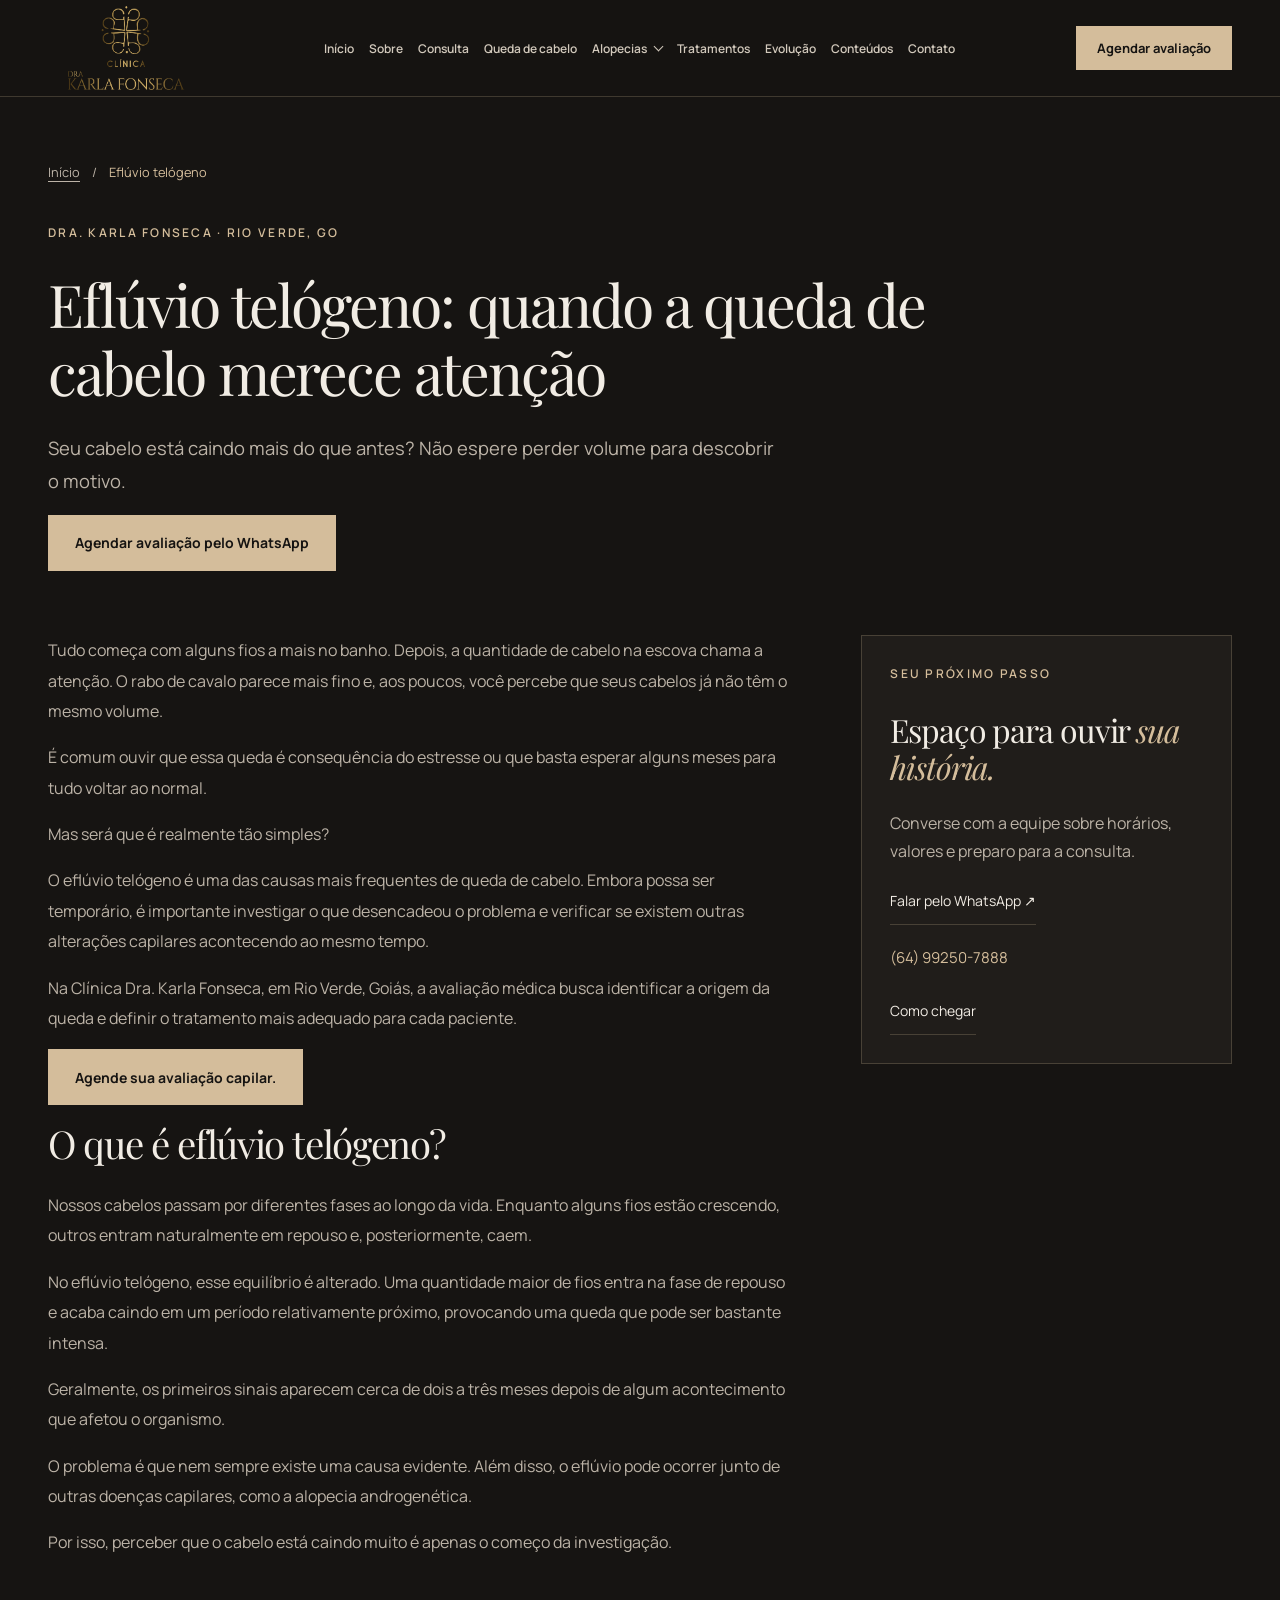
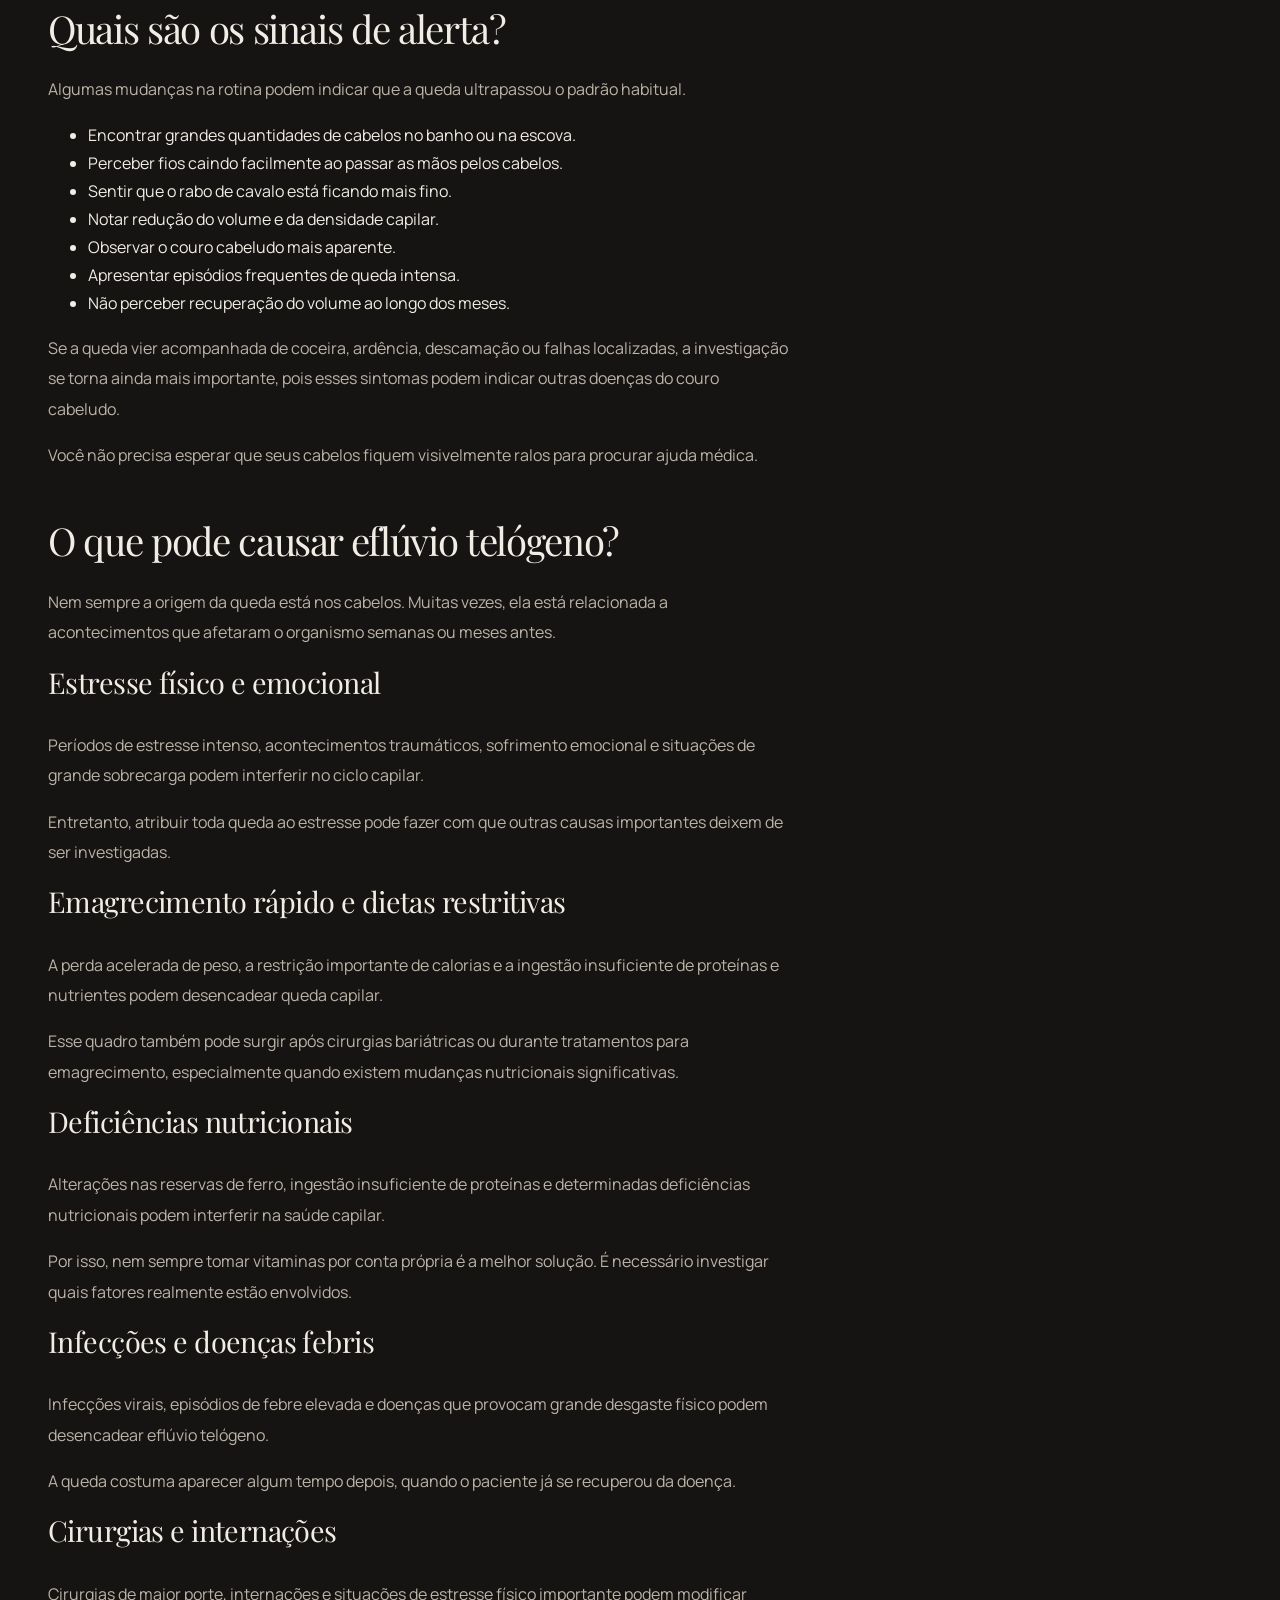
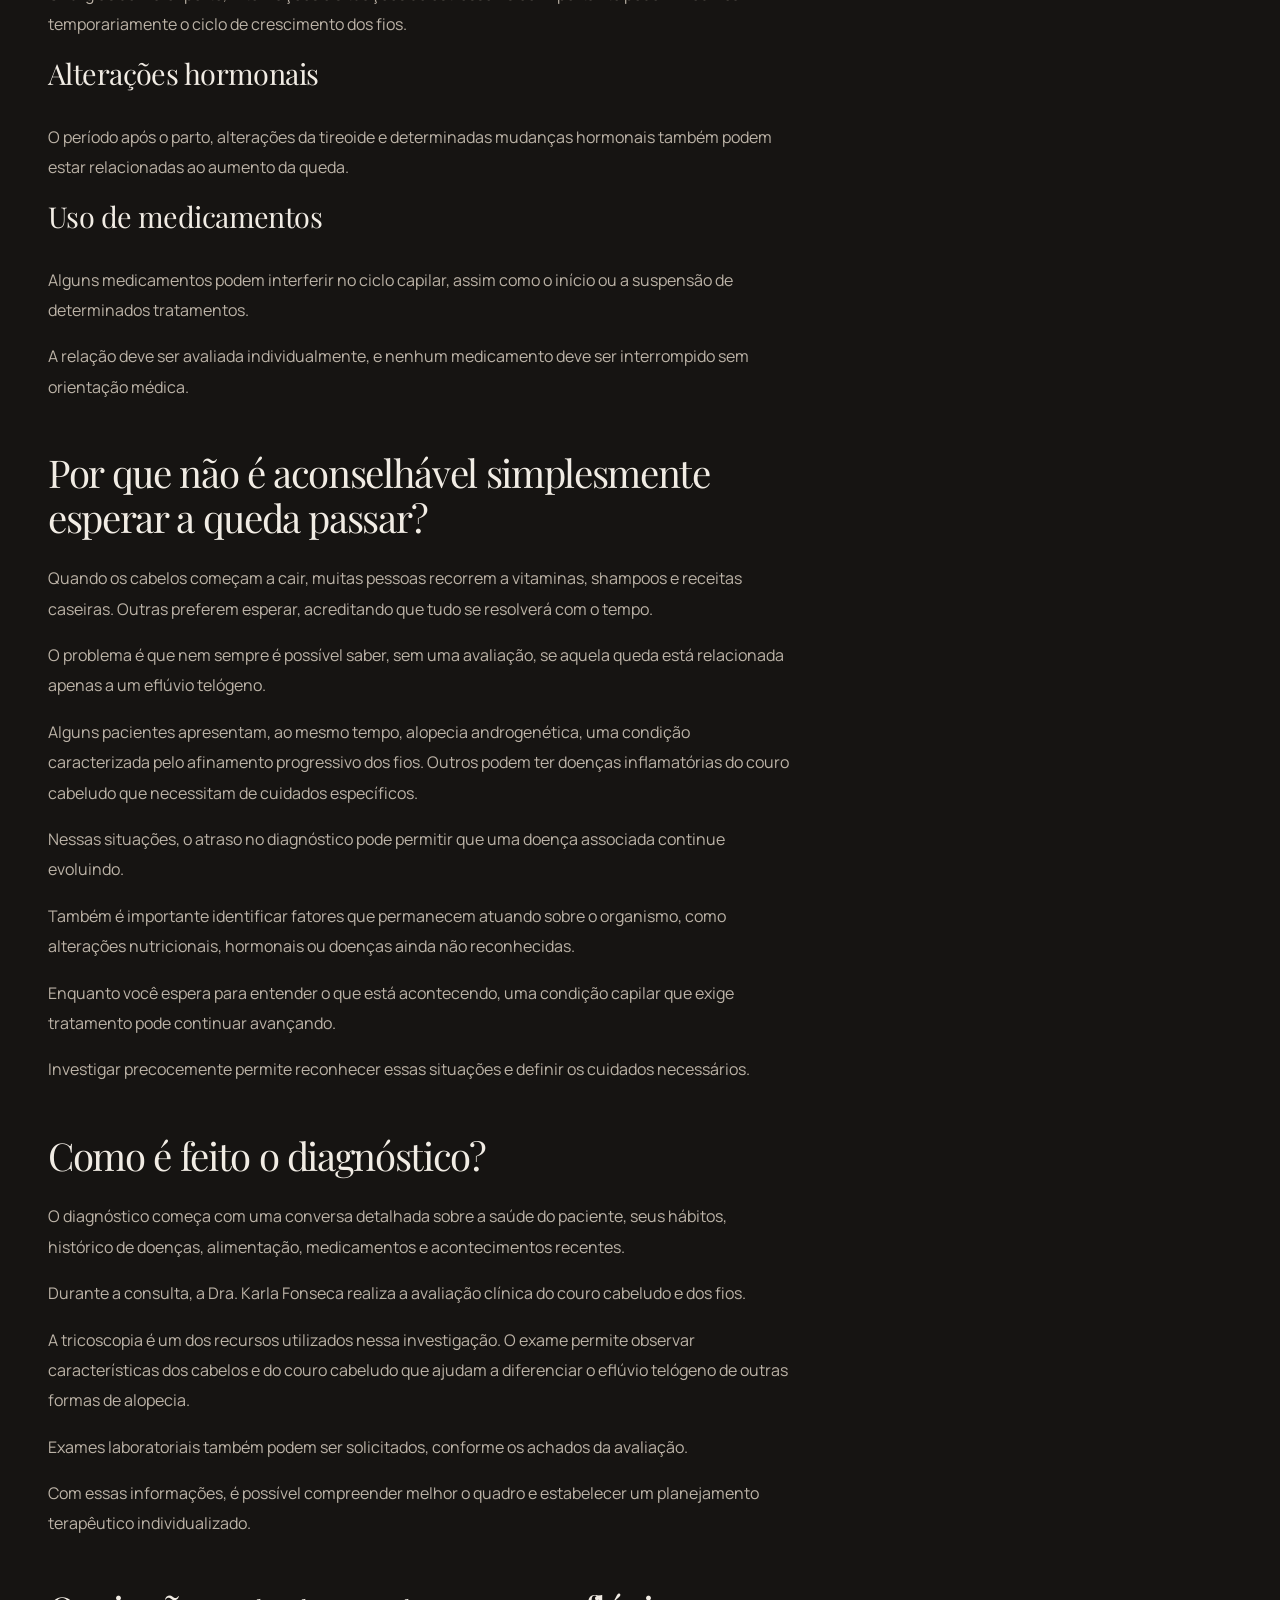
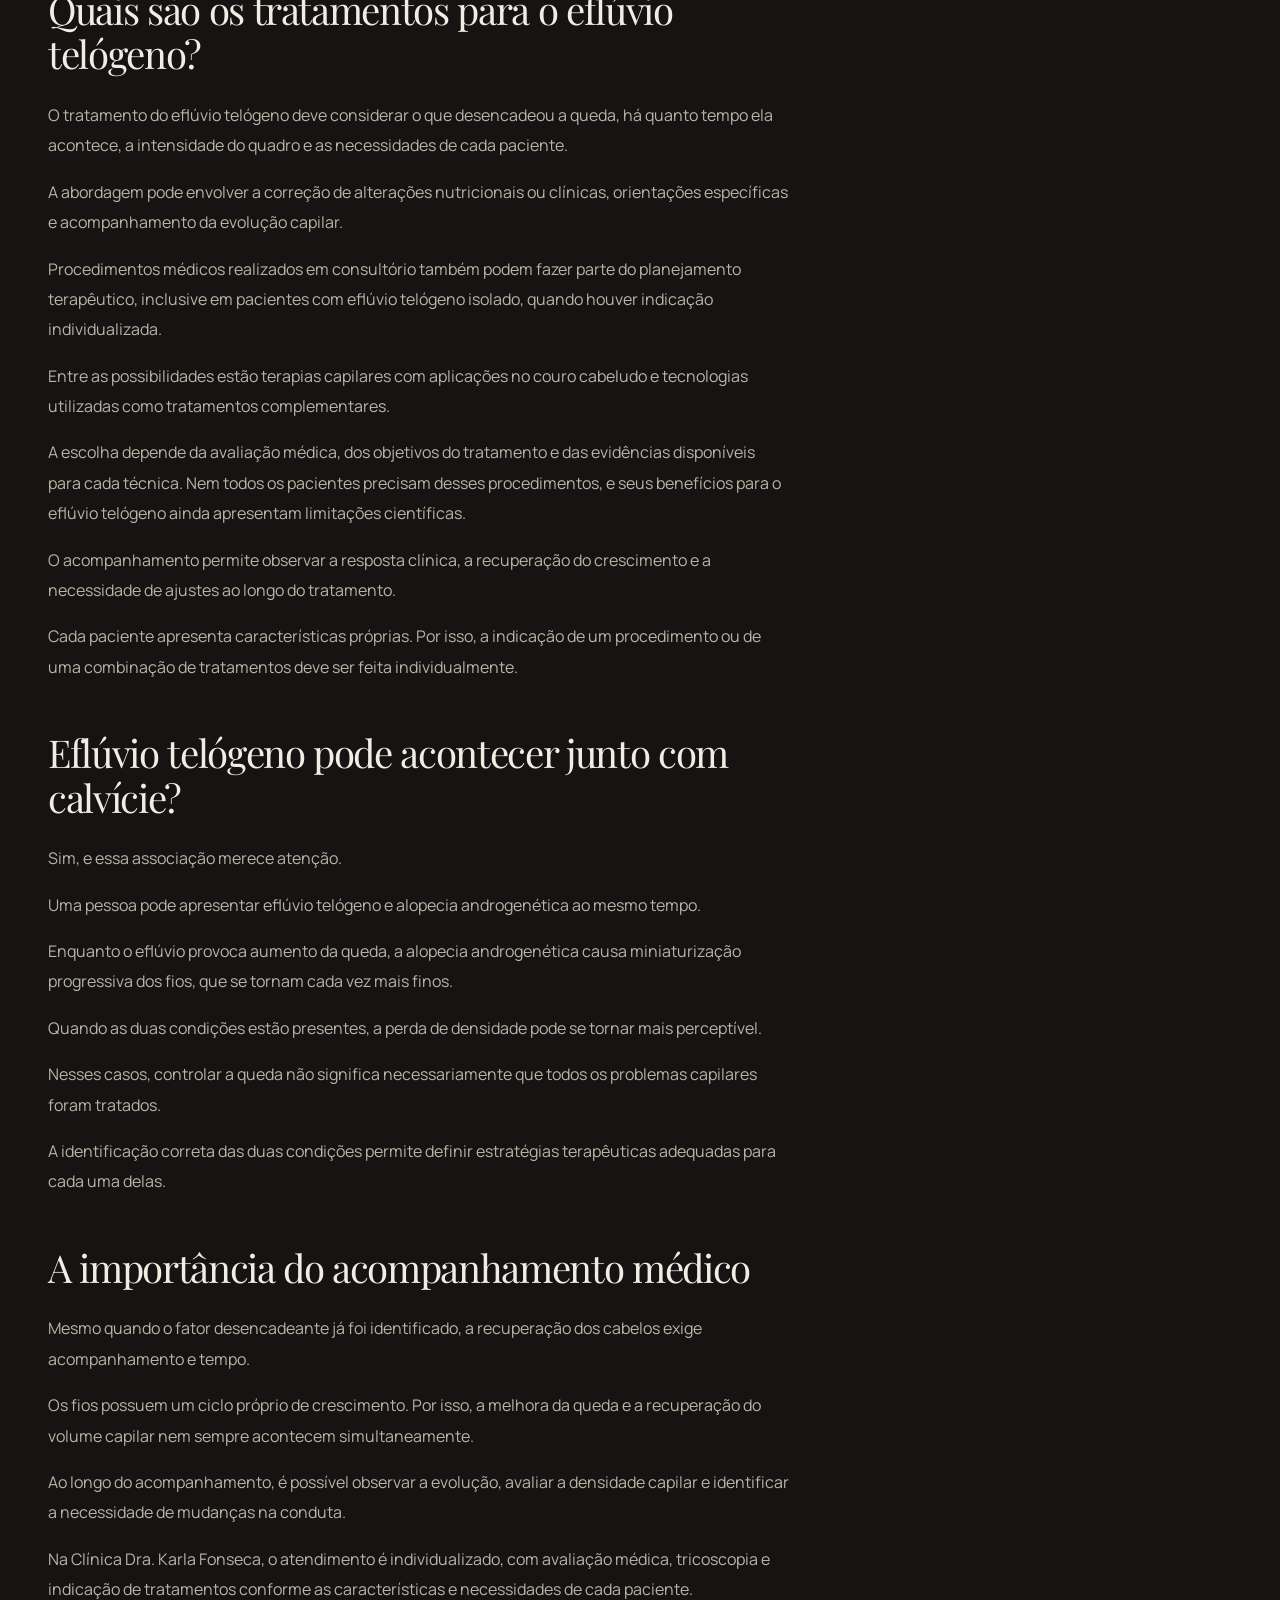
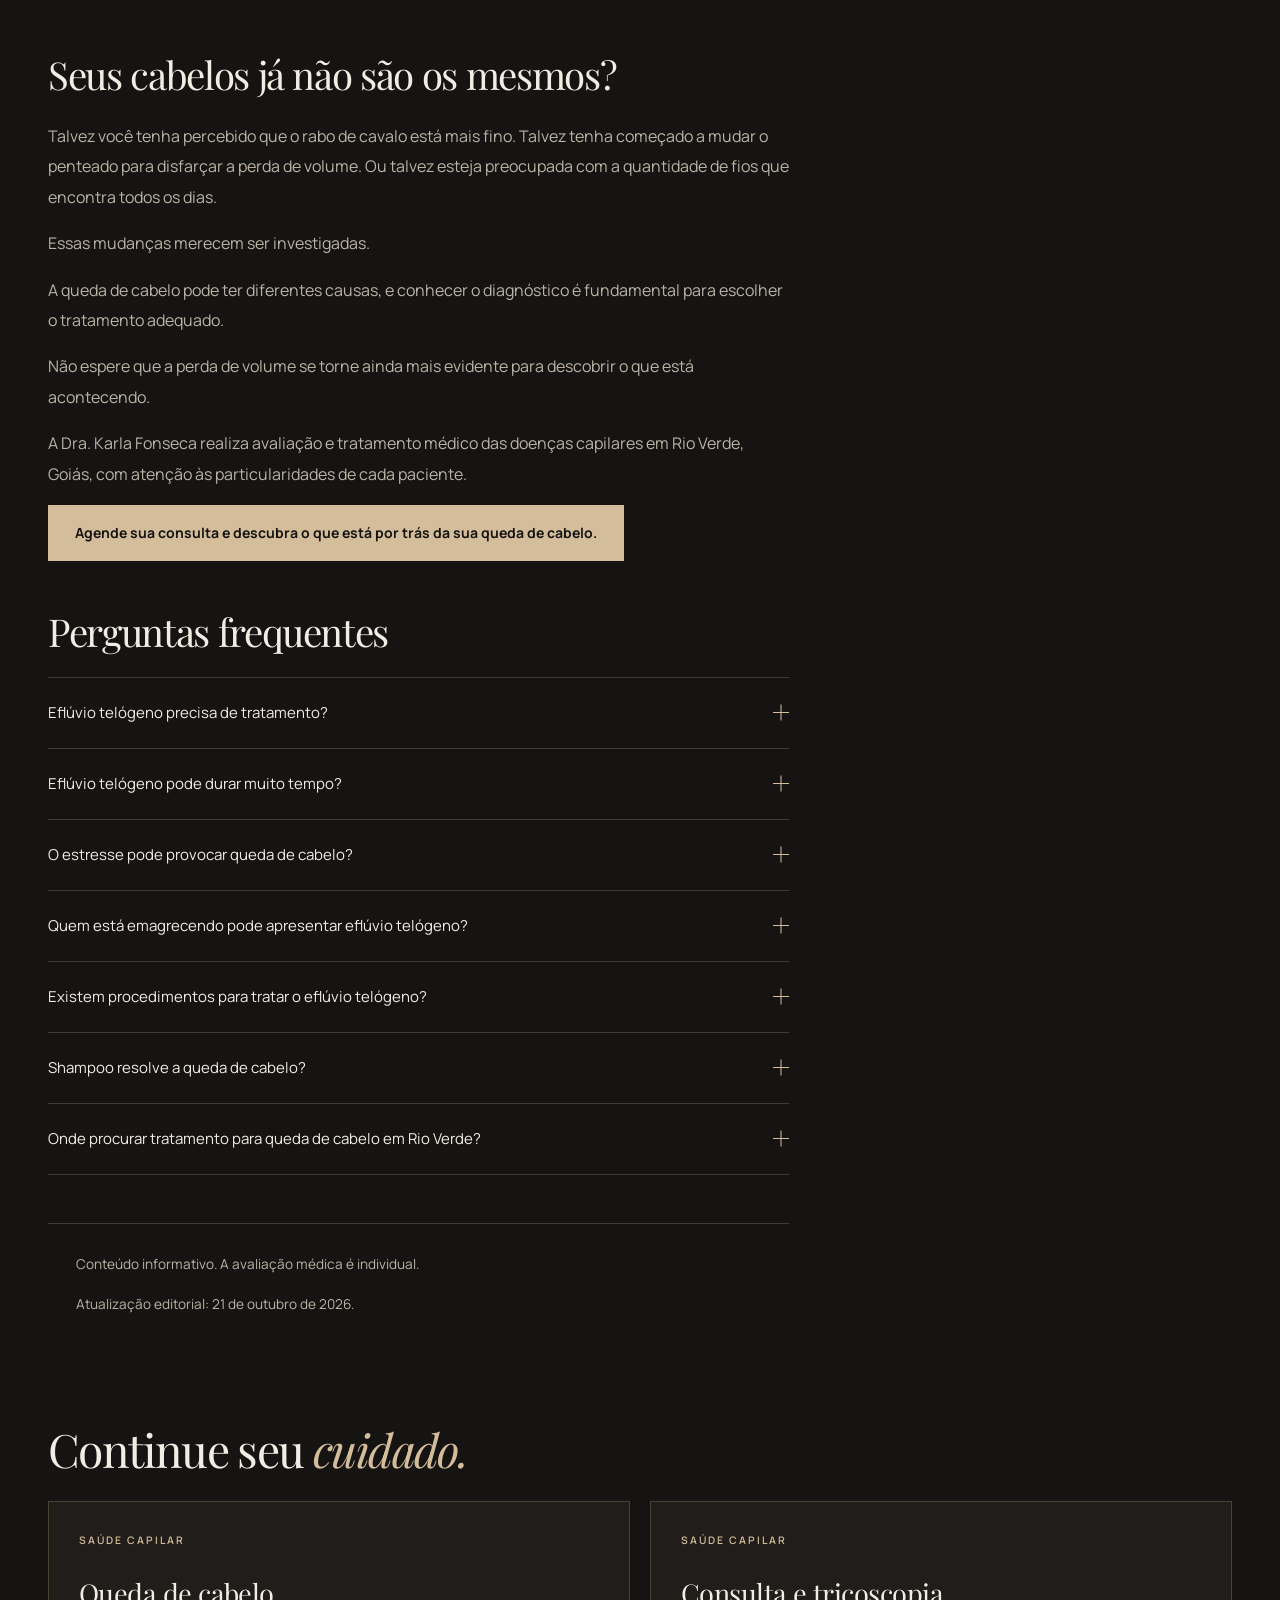
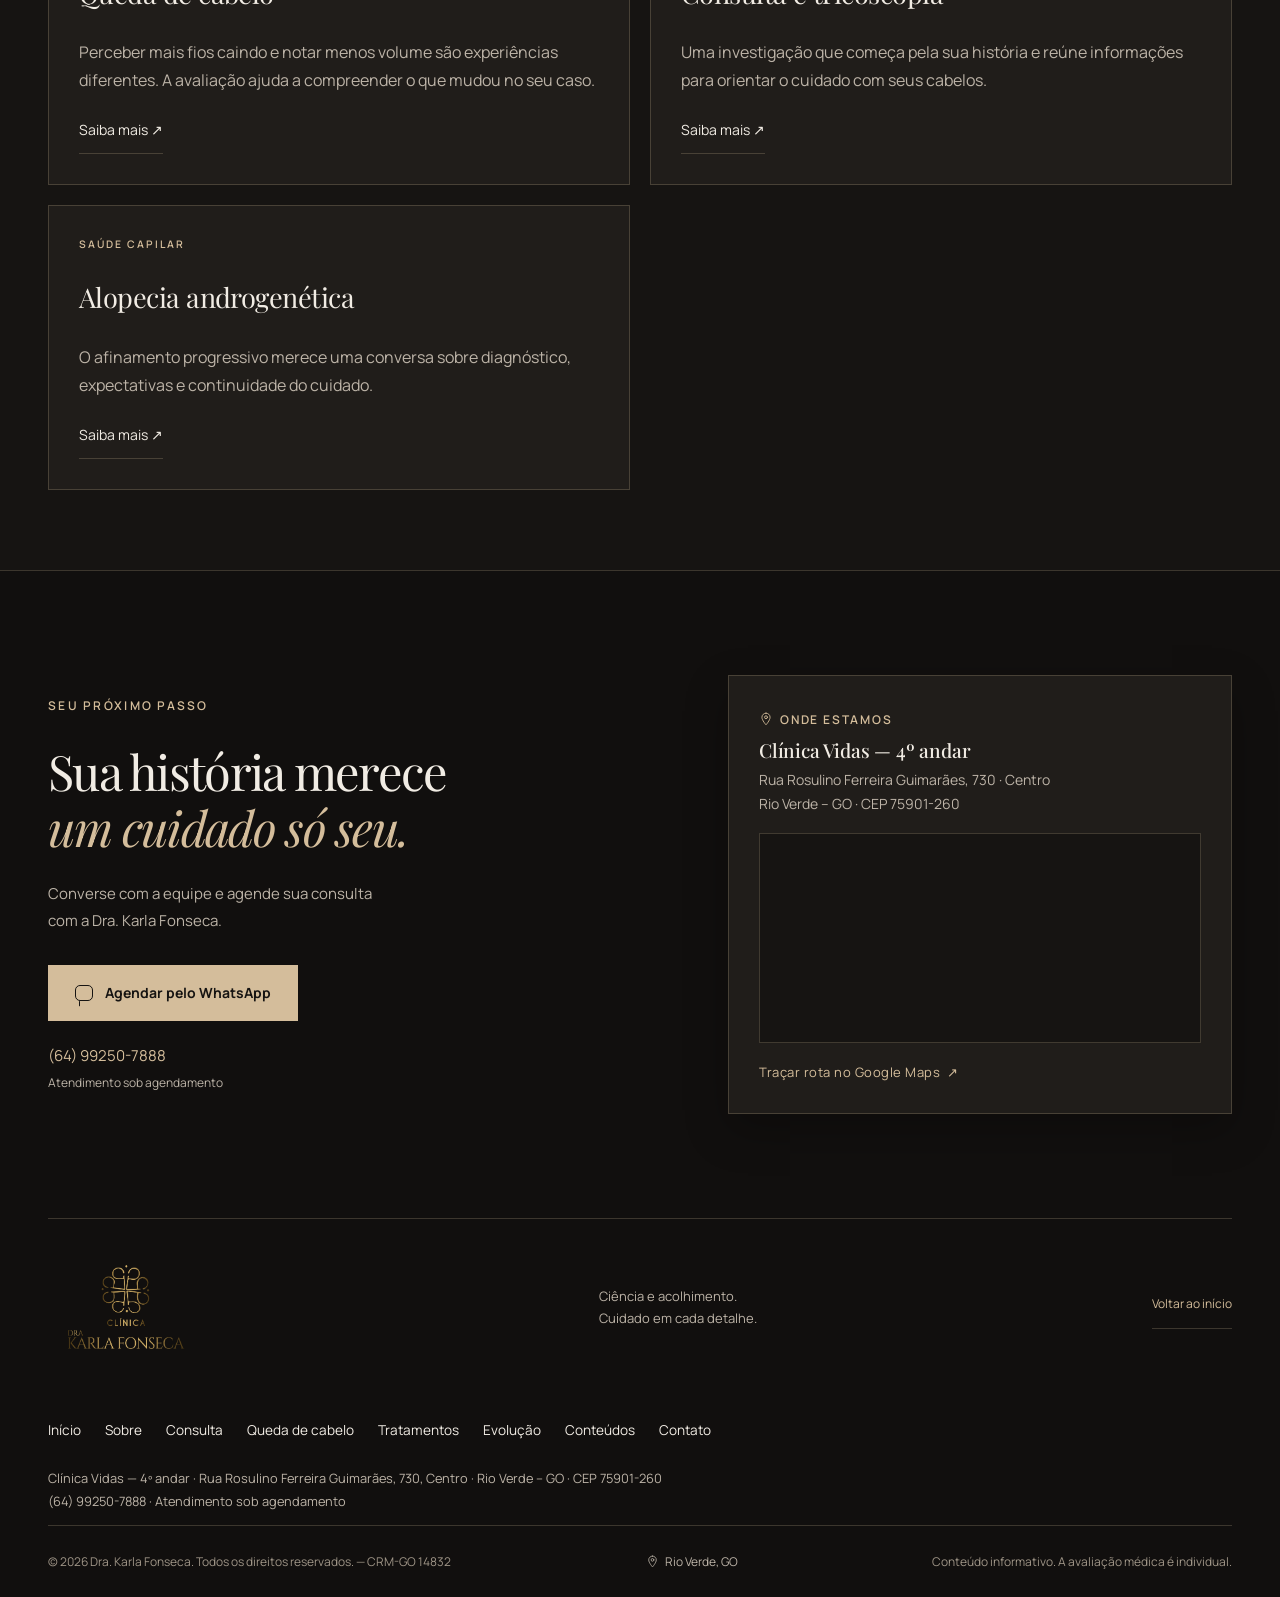
<file: efluvio-telogeno/index.html>
<!doctype html><html lang="pt-BR"><head><meta charset="UTF-8"><meta name="viewport" content="width=device-width, initial-scale=1, viewport-fit=cover"><meta name="theme-color" content="#161412"><title>Eflúvio telógeno em Rio Verde (GO) | Dra. Karla Fonseca</title><meta name="description" content="Entenda os sinais, as causas, o diagnóstico e as possibilidades de tratamento do eflúvio telógeno com a Dra. Karla Fonseca em Rio Verde (GO)."><meta name="robots" content="noindex, nofollow"><meta property="og:type" content="website"><meta property="og:locale" content="pt_BR"><meta property="og:title" content="Eflúvio telógeno em Rio Verde (GO) | Dra. Karla Fonseca"><meta property="og:description" content="Entenda os sinais, as causas, o diagnóstico e as possibilidades de tratamento do eflúvio telógeno com a Dra. Karla Fonseca em Rio Verde (GO)."><link rel="icon" href="/assets/logo-karla-fonseca.png"><link rel="stylesheet" href="/fonts.css"><link rel="stylesheet" href="/styles.css"><script type="application/ld+json">{"@context":"https://schema.org","@type":"MedicalClinic","name":"Clínica Dra. Karla Fonseca","telephone":"+55-64-99250-7888","address":{"@type":"PostalAddress","streetAddress":"Rua Rosulino Ferreira Guimarães, 730, Clínica Vidas, 4º andar, Centro","addressLocality":"Rio Verde","addressRegion":"GO","postalCode":"75901-260","addressCountry":"BR"}}</script><script src="/app.js" defer></script></head><body><a class="skip-link" href="#conteudo">Ir para o conteúdo</a><header class="site-header"><div class="container header-inner"><a class="brand" href="/" aria-label="Dra. Karla Fonseca — início"><span class="brand-logo"><img src="/assets/logo-karla-fonseca.png" alt="Clínica Dra. Karla Fonseca" width="1155" height="1155"></span></a><nav class="desktop-nav" aria-label="Navegação principal"><a href="/">Início</a><a href="/sobre/">Sobre</a><a href="/consulta-tricologia-rio-verde/">Consulta</a><a href="/queda-de-cabelo/">Queda de cabelo</a><details class="nav-dropdown"><summary>Alopecias</summary><div><a href="/alopecia-androgenetica/">Alopecia androgenética</a><a href="/alopecias-cicatriciais/">Alopecias cicatriciais</a><a href="/efluvio-telogeno/" aria-current="page">Eflúvio telógeno</a></div></details><a href="/tratamentos-capilares/">Tratamentos</a><a href="/#antes-depois">Evolução</a><a href="/conteudos/">Conteúdos</a><a href="/contato/">Contato</a></nav><a class="button button-small header-cta" href="https://wa.me/5564992507888?text=Ol%C3%A1%2C%20encontrei%20o%20site%20da%20Dra.%20Karla%20Fonseca%20e%20gostaria%20de%20informa%C3%A7%C3%B5es%20para%20agendar%20uma%20avalia%C3%A7%C3%A3o%20capilar." target="_blank" rel="noopener noreferrer">Agendar avaliação</a><button class="menu-button" type="button" aria-label="Abrir menu" aria-expanded="false" aria-controls="mobile-menu"><span></span><span></span></button></div><nav id="mobile-menu" class="mobile-menu" aria-label="Navegação no celular" hidden><a href="/">Início</a><a href="/sobre/">Sobre</a><a href="/consulta-tricologia-rio-verde/">Consulta</a><a href="/queda-de-cabelo/">Queda de cabelo</a><a href="/alopecia-androgenetica/">Alopecia androgenética</a><a href="/alopecias-cicatriciais/">Alopecias cicatriciais</a><a href="/efluvio-telogeno/" aria-current="page">Eflúvio telógeno</a><a href="/tratamentos-capilares/">Tratamentos</a><a href="/#antes-depois">Evolução</a><a href="/conteudos/">Conteúdos</a><a href="/contato/">Contato</a></nav></header><main id="conteudo"><section class="page-hero container"><nav class="breadcrumbs" aria-label="Caminho da página"><a href="/">Início</a><span aria-hidden="true">/</span><span aria-current="page">Eflúvio telógeno</span></nav><p class="eyebrow">DRA. KARLA FONSECA · RIO VERDE, GO</p><h1>Eflúvio telógeno: quando a queda de cabelo merece atenção</h1><p class="page-lead">Seu cabelo está caindo mais do que antes? Não espere perder volume para descobrir o motivo.</p><a class="button" href="https://wa.me/5564992507888?text=Ol%C3%A1%2C%20encontrei%20o%20site%20da%20Dra.%20Karla%20Fonseca%20e%20gostaria%20de%20informa%C3%A7%C3%B5es%20para%20agendar%20uma%20avalia%C3%A7%C3%A3o%20capilar." target="_blank" rel="noopener noreferrer">Agendar avaliação pelo WhatsApp</a></section><div class="container article-layout"><article class="clinical-copy"><p>Tudo come&#231;a com alguns fios a mais no banho. Depois, a quantidade de cabelo na escova chama a aten&#231;&#227;o. O rabo de cavalo parece mais fino e, aos poucos, voc&#234; percebe que seus cabelos j&#225; n&#227;o t&#234;m o mesmo volume.</p><p>&#201; comum ouvir que essa queda &#233; consequ&#234;ncia do estresse ou que basta esperar alguns meses para tudo voltar ao normal.</p><p>Mas ser&#225; que &#233; realmente t&#227;o simples?</p><p>O efl&#250;vio tel&#243;geno &#233; uma das causas mais frequentes de queda de cabelo. Embora possa ser tempor&#225;rio, &#233; importante investigar o que desencadeou o problema e verificar se existem outras altera&#231;&#245;es capilares acontecendo ao mesmo tempo.</p><p>Na Cl&#237;nica Dra. Karla Fonseca, em Rio Verde, Goi&#225;s, a avalia&#231;&#227;o m&#233;dica busca identificar a origem da queda e definir o tratamento mais adequado para cada paciente.</p><p><a class="button" href="https://wa.me/5564992507888?text=Ol%C3%A1%2C%20encontrei%20o%20site%20da%20Dra.%20Karla%20Fonseca%20e%20gostaria%20de%20informa%C3%A7%C3%B5es%20para%20agendar%20uma%20avalia%C3%A7%C3%A3o%20capilar." target="_blank" rel="noopener noreferrer">Agende sua avalia&#231;&#227;o capilar.</a></p><section><h2>O que &#233; efl&#250;vio tel&#243;geno?</h2><p>Nossos cabelos passam por diferentes fases ao longo da vida. Enquanto alguns fios est&#227;o crescendo, outros entram naturalmente em repouso e, posteriormente, caem.</p><p>No efl&#250;vio tel&#243;geno, esse equil&#237;brio &#233; alterado. Uma quantidade maior de fios entra na fase de repouso e acaba caindo em um per&#237;odo relativamente pr&#243;ximo, provocando uma queda que pode ser bastante intensa.</p><p>Geralmente, os primeiros sinais aparecem cerca de dois a tr&#234;s meses depois de algum acontecimento que afetou o organismo.</p><p>O problema &#233; que nem sempre existe uma causa evidente. Al&#233;m disso, o efl&#250;vio pode ocorrer junto de outras doen&#231;as capilares, como a alopecia androgen&#233;tica.</p><p>Por isso, perceber que o cabelo est&#225; caindo muito &#233; apenas o come&#231;o da investiga&#231;&#227;o.</p></section><section><h2>Quais s&#227;o os sinais de alerta?</h2><p>Algumas mudan&#231;as na rotina podem indicar que a queda ultrapassou o padr&#227;o habitual.</p><ul><li>Encontrar grandes quantidades de cabelos no banho ou na escova.</li><li>Perceber fios caindo facilmente ao passar as m&#227;os pelos cabelos.</li><li>Sentir que o rabo de cavalo est&#225; ficando mais fino.</li><li>Notar redu&#231;&#227;o do volume e da densidade capilar.</li><li>Observar o couro cabeludo mais aparente.</li><li>Apresentar epis&#243;dios frequentes de queda intensa.</li><li>N&#227;o perceber recupera&#231;&#227;o do volume ao longo dos meses.</li></ul><p>Se a queda vier acompanhada de coceira, ard&#234;ncia, descama&#231;&#227;o ou falhas localizadas, a investiga&#231;&#227;o se torna ainda mais importante, pois esses sintomas podem indicar outras doen&#231;as do couro cabeludo.</p><p>Voc&#234; n&#227;o precisa esperar que seus cabelos fiquem visivelmente ralos para procurar ajuda m&#233;dica.</p></section><section><h2>O que pode causar efl&#250;vio tel&#243;geno?</h2><p>Nem sempre a origem da queda est&#225; nos cabelos. Muitas vezes, ela est&#225; relacionada a acontecimentos que afetaram o organismo semanas ou meses antes.</p><h3>Estresse f&#237;sico e emocional</h3><p>Per&#237;odos de estresse intenso, acontecimentos traum&#225;ticos, sofrimento emocional e situa&#231;&#245;es de grande sobrecarga podem interferir no ciclo capilar.</p><p>Entretanto, atribuir toda queda ao estresse pode fazer com que outras causas importantes deixem de ser investigadas.</p><h3>Emagrecimento r&#225;pido e dietas restritivas</h3><p>A perda acelerada de peso, a restri&#231;&#227;o importante de calorias e a ingest&#227;o insuficiente de prote&#237;nas e nutrientes podem desencadear queda capilar.</p><p>Esse quadro tamb&#233;m pode surgir ap&#243;s cirurgias bari&#225;tricas ou durante tratamentos para emagrecimento, especialmente quando existem mudan&#231;as nutricionais significativas.</p><h3>Defici&#234;ncias nutricionais</h3><p>Altera&#231;&#245;es nas reservas de ferro, ingest&#227;o insuficiente de prote&#237;nas e determinadas defici&#234;ncias nutricionais podem interferir na sa&#250;de capilar.</p><p>Por isso, nem sempre tomar vitaminas por conta pr&#243;pria &#233; a melhor solu&#231;&#227;o. &#201; necess&#225;rio investigar quais fatores realmente est&#227;o envolvidos.</p><h3>Infec&#231;&#245;es e doen&#231;as febris</h3><p>Infec&#231;&#245;es virais, epis&#243;dios de febre elevada e doen&#231;as que provocam grande desgaste f&#237;sico podem desencadear efl&#250;vio tel&#243;geno.</p><p>A queda costuma aparecer algum tempo depois, quando o paciente j&#225; se recuperou da doen&#231;a.</p><h3>Cirurgias e interna&#231;&#245;es</h3><p>Cirurgias de maior porte, interna&#231;&#245;es e situa&#231;&#245;es de estresse f&#237;sico importante podem modificar temporariamente o ciclo de crescimento dos fios.</p><h3>Altera&#231;&#245;es hormonais</h3><p>O per&#237;odo ap&#243;s o parto, altera&#231;&#245;es da tireoide e determinadas mudan&#231;as hormonais tamb&#233;m podem estar relacionadas ao aumento da queda.</p><h3>Uso de medicamentos</h3><p>Alguns medicamentos podem interferir no ciclo capilar, assim como o in&#237;cio ou a suspens&#227;o de determinados tratamentos.</p><p>A rela&#231;&#227;o deve ser avaliada individualmente, e nenhum medicamento deve ser interrompido sem orienta&#231;&#227;o m&#233;dica.</p></section><section><h2>Por que n&#227;o &#233; aconselh&#225;vel simplesmente esperar a queda passar?</h2><p>Quando os cabelos come&#231;am a cair, muitas pessoas recorrem a vitaminas, shampoos e receitas caseiras. Outras preferem esperar, acreditando que tudo se resolver&#225; com o tempo.</p><p>O problema &#233; que nem sempre &#233; poss&#237;vel saber, sem uma avalia&#231;&#227;o, se aquela queda est&#225; relacionada apenas a um efl&#250;vio tel&#243;geno.</p><p>Alguns pacientes apresentam, ao mesmo tempo, alopecia androgen&#233;tica, uma condi&#231;&#227;o caracterizada pelo afinamento progressivo dos fios. Outros podem ter doen&#231;as inflamat&#243;rias do couro cabeludo que necessitam de cuidados espec&#237;ficos.</p><p>Nessas situa&#231;&#245;es, o atraso no diagn&#243;stico pode permitir que uma doen&#231;a associada continue evoluindo.</p><p>Tamb&#233;m &#233; importante identificar fatores que permanecem atuando sobre o organismo, como altera&#231;&#245;es nutricionais, hormonais ou doen&#231;as ainda n&#227;o reconhecidas.</p><p>Enquanto voc&#234; espera para entender o que est&#225; acontecendo, uma condi&#231;&#227;o capilar que exige tratamento pode continuar avan&#231;ando.</p><p>Investigar precocemente permite reconhecer essas situa&#231;&#245;es e definir os cuidados necess&#225;rios.</p></section><section><h2>Como &#233; feito o diagn&#243;stico?</h2><p>O diagn&#243;stico come&#231;a com uma conversa detalhada sobre a sa&#250;de do paciente, seus h&#225;bitos, hist&#243;rico de doen&#231;as, alimenta&#231;&#227;o, medicamentos e acontecimentos recentes.</p><p>Durante a consulta, a Dra. Karla Fonseca realiza a avalia&#231;&#227;o cl&#237;nica do couro cabeludo e dos fios.</p><p>A tricoscopia &#233; um dos recursos utilizados nessa investiga&#231;&#227;o. O exame permite observar caracter&#237;sticas dos cabelos e do couro cabeludo que ajudam a diferenciar o efl&#250;vio tel&#243;geno de outras formas de alopecia.</p><p>Exames laboratoriais tamb&#233;m podem ser solicitados, conforme os achados da avalia&#231;&#227;o.</p><p>Com essas informa&#231;&#245;es, &#233; poss&#237;vel compreender melhor o quadro e estabelecer um planejamento terap&#234;utico individualizado.</p></section><section><h2>Quais s&#227;o os tratamentos para o efl&#250;vio tel&#243;geno?</h2><p>O tratamento do efl&#250;vio tel&#243;geno deve considerar o que desencadeou a queda, h&#225; quanto tempo ela acontece, a intensidade do quadro e as necessidades de cada paciente.</p><p>A abordagem pode envolver a corre&#231;&#227;o de altera&#231;&#245;es nutricionais ou cl&#237;nicas, orienta&#231;&#245;es espec&#237;ficas e acompanhamento da evolu&#231;&#227;o capilar.</p><p>Procedimentos m&#233;dicos realizados em consult&#243;rio tamb&#233;m podem fazer parte do planejamento terap&#234;utico, inclusive em pacientes com efl&#250;vio tel&#243;geno isolado, quando houver indica&#231;&#227;o individualizada.</p><p>Entre as possibilidades est&#227;o terapias capilares com aplica&#231;&#245;es no couro cabeludo e tecnologias utilizadas como tratamentos complementares.</p><p>A escolha depende da avalia&#231;&#227;o m&#233;dica, dos objetivos do tratamento e das evid&#234;ncias dispon&#237;veis para cada t&#233;cnica. Nem todos os pacientes precisam desses procedimentos, e seus benef&#237;cios para o efl&#250;vio tel&#243;geno ainda apresentam limita&#231;&#245;es cient&#237;ficas.</p><p>O acompanhamento permite observar a resposta cl&#237;nica, a recupera&#231;&#227;o do crescimento e a necessidade de ajustes ao longo do tratamento.</p><p>Cada paciente apresenta caracter&#237;sticas pr&#243;prias. Por isso, a indica&#231;&#227;o de um procedimento ou de uma combina&#231;&#227;o de tratamentos deve ser feita individualmente.</p></section><section><h2>Efl&#250;vio tel&#243;geno pode acontecer junto com calv&#237;cie?</h2><p>Sim, e essa associa&#231;&#227;o merece aten&#231;&#227;o.</p><p>Uma pessoa pode apresentar efl&#250;vio tel&#243;geno e alopecia androgen&#233;tica ao mesmo tempo.</p><p>Enquanto o efl&#250;vio provoca aumento da queda, a alopecia androgen&#233;tica causa miniaturiza&#231;&#227;o progressiva dos fios, que se tornam cada vez mais finos.</p><p>Quando as duas condi&#231;&#245;es est&#227;o presentes, a perda de densidade pode se tornar mais percept&#237;vel.</p><p>Nesses casos, controlar a queda n&#227;o significa necessariamente que todos os problemas capilares foram tratados.</p><p>A identifica&#231;&#227;o correta das duas condi&#231;&#245;es permite definir estrat&#233;gias terap&#234;uticas adequadas para cada uma delas.</p></section><section><h2>A import&#226;ncia do acompanhamento m&#233;dico</h2><p>Mesmo quando o fator desencadeante j&#225; foi identificado, a recupera&#231;&#227;o dos cabelos exige acompanhamento e tempo.</p><p>Os fios possuem um ciclo pr&#243;prio de crescimento. Por isso, a melhora da queda e a recupera&#231;&#227;o do volume capilar nem sempre acontecem simultaneamente.</p><p>Ao longo do acompanhamento, &#233; poss&#237;vel observar a evolu&#231;&#227;o, avaliar a densidade capilar e identificar a necessidade de mudan&#231;as na conduta.</p><p>Na Cl&#237;nica Dra. Karla Fonseca, o atendimento &#233; individualizado, com avalia&#231;&#227;o m&#233;dica, tricoscopia e indica&#231;&#227;o de tratamentos conforme as caracter&#237;sticas e necessidades de cada paciente.</p></section><section><h2>Seus cabelos j&#225; n&#227;o s&#227;o os mesmos?</h2><p>Talvez voc&#234; tenha percebido que o rabo de cavalo est&#225; mais fino. Talvez tenha come&#231;ado a mudar o penteado para disfar&#231;ar a perda de volume. Ou talvez esteja preocupada com a quantidade de fios que encontra todos os dias.</p><p>Essas mudan&#231;as merecem ser investigadas.</p><p>A queda de cabelo pode ter diferentes causas, e conhecer o diagn&#243;stico &#233; fundamental para escolher o tratamento adequado.</p><p>N&#227;o espere que a perda de volume se torne ainda mais evidente para descobrir o que est&#225; acontecendo.</p><p>A Dra. Karla Fonseca realiza avalia&#231;&#227;o e tratamento m&#233;dico das doen&#231;as capilares em Rio Verde, Goi&#225;s, com aten&#231;&#227;o &#224;s particularidades de cada paciente.</p><p><a class="button" href="https://wa.me/5564992507888?text=Ol%C3%A1%2C%20encontrei%20o%20site%20da%20Dra.%20Karla%20Fonseca%20e%20gostaria%20de%20informa%C3%A7%C3%B5es%20para%20agendar%20uma%20avalia%C3%A7%C3%A3o%20capilar." target="_blank" rel="noopener noreferrer">Agende sua consulta e descubra o que est&#225; por tr&#225;s da sua queda de cabelo.</a></p></section><section><h2>Perguntas frequentes</h2><div class="faq-list"><details><summary>Eflúvio telógeno precisa de tratamento?<span aria-hidden="true"></span></summary><div class="faq-answer"><p>A necessidade de tratamento depende da causa, da duração e da intensidade do quadro. A avaliação médica permite investigar fatores desencadeantes, identificar possíveis doenças associadas e definir se há indicação de intervenções ou acompanhamento.</p></div></details><details><summary>Eflúvio telógeno pode durar muito tempo?<span aria-hidden="true"></span></summary><div class="faq-answer"><p>Sim. Em alguns pacientes, a queda persiste por mais de seis meses ou apresenta episódios recorrentes. Nesses casos, é importante aprofundar a investigação.</p></div></details><details><summary>O estresse pode provocar queda de cabelo?<span aria-hidden="true"></span></summary><div class="faq-answer"><p>Sim. O estresse físico ou emocional significativo pode desencadear eflúvio telógeno. Entretanto, outras causas precisam ser consideradas.</p></div></details><details><summary>Quem está emagrecendo pode apresentar eflúvio telógeno?<span aria-hidden="true"></span></summary><div class="faq-answer"><p>Sim. Principalmente quando existe emagrecimento acelerado, ingestão insuficiente de nutrientes ou restrição calórica importante.</p></div></details><details><summary>Existem procedimentos para tratar o eflúvio telógeno?<span aria-hidden="true"></span></summary><div class="faq-answer"><p>Existem procedimentos e terapias capilares que podem ser considerados como complemento ao cuidado médico em situações selecionadas. A indicação depende de cada caso, e a eficácia específica dessas intervenções para o eflúvio telógeno ainda necessita de evidências científicas mais robustas.</p></div></details><details><summary>Shampoo resolve a queda de cabelo?<span aria-hidden="true"></span></summary><div class="faq-answer"><p>Os shampoos são importantes para a higiene do couro cabeludo, mas não corrigem, isoladamente, as causas sistêmicas do eflúvio telógeno.</p></div></details><details><summary>Onde procurar tratamento para queda de cabelo em Rio Verde?<span aria-hidden="true"></span></summary><div class="faq-answer"><p>A Clínica Dra. Karla Fonseca realiza avaliação médica voltada ao diagnóstico e tratamento das doenças capilares, incluindo eflúvio telógeno, com investigação individualizada e acompanhamento da evolução dos cabelos.</p></div></details></div></section><aside class="editorial-note"><p>Conteúdo informativo. A avaliação médica é individual.</p><p>Atualização editorial: <time datetime="2026-10-21">21 de outubro de 2026</time>.</p></aside></article><aside class="care-sidebar"><p class="eyebrow">SEU PRÓXIMO PASSO</p><h2>Espaço para ouvir <em>sua história.</em></h2><p>Converse com a equipe sobre horários, valores e preparo para a consulta.</p><a class="text-link" href="https://wa.me/5564992507888?text=Ol%C3%A1%2C%20encontrei%20o%20site%20da%20Dra.%20Karla%20Fonseca%20e%20gostaria%20de%20informa%C3%A7%C3%B5es%20para%20agendar%20uma%20avalia%C3%A7%C3%A3o%20capilar." target="_blank" rel="noopener noreferrer">Falar pelo WhatsApp ↗</a><a class="contact-phone" href="tel:+5564992507888">(64) 99250-7888</a><a class="text-link" href="/contato/">Como chegar</a></aside></div><section class="related-section container" aria-labelledby="related-title"><h2 id="related-title">Continue seu <em>cuidado.</em></h2><div class="topic-grid"><a class="topic-card" href="/queda-de-cabelo/"><span class="eyebrow">SAÚDE CAPILAR</span><h3>Queda de cabelo</h3><p>Perceber mais fios caindo e notar menos volume são experiências diferentes. A avaliação ajuda a compreender o que mudou no seu caso.</p><span class="text-link">Saiba mais <span aria-hidden="true">↗</span></span></a><a class="topic-card" href="/consulta-tricologia-rio-verde/"><span class="eyebrow">SAÚDE CAPILAR</span><h3>Consulta e tricoscopia</h3><p>Uma investigação que começa pela sua história e reúne informações para orientar o cuidado com seus cabelos.</p><span class="text-link">Saiba mais <span aria-hidden="true">↗</span></span></a><a class="topic-card" href="/alopecia-androgenetica/"><span class="eyebrow">SAÚDE CAPILAR</span><h3>Alopecia androgenética</h3><p>O afinamento progressivo merece uma conversa sobre diagnóstico, expectativas e continuidade do cuidado.</p><span class="text-link">Saiba mais <span aria-hidden="true">↗</span></span></a></div></section><section class="contact-section" id="contato" aria-labelledby="contact-title">
      <div class="container contact-layout">
        <div class="contact-inner">
          <p class="eyebrow">SEU PRÓXIMO PASSO</p>
          <h2 id="contact-title">Sua história merece<br><em>um cuidado só seu.</em></h2>
          <p>Converse com a equipe e agende sua consulta<br class="desktop-break"> com a Dra. Karla Fonseca.</p>
          <a class="button" href="https://wa.me/5564992507888?text=Ol%C3%A1%2C%20encontrei%20o%20site%20da%20Dra.%20Karla%20Fonseca%20e%20gostaria%20de%20informa%C3%A7%C3%B5es%20para%20agendar%20uma%20avalia%C3%A7%C3%A3o%20capilar." target="_blank" rel="noopener noreferrer"><span
              class="chat-icon" aria-hidden="true"></span>Agendar pelo WhatsApp</a>
          <a class="contact-phone" href="tel:+5564992507888">(64) 99250-7888</a>
          <span class="contact-detail">Atendimento sob agendamento</span>
        </div>
        <div class="contact-card">
          <div class="contact-card-header">
            <span class="contact-card-eyebrow">
              <svg aria-hidden="true" xmlns="http://www.w3.org/2000/svg" viewBox="0 0 24 24" fill="none"
                stroke="currentColor" stroke-width="1.5" stroke-linecap="round" stroke-linejoin="round">
                <path d="M12 2C8.13 2 5 5.13 5 9c0 5.25 7 13 7 13s7-7.75 7-13c0-3.87-3.13-7-7-7z" />
                <circle cx="12" cy="9" r="2.5" />
              </svg>
              Onde estamos
            </span>
            <h3 class="contact-card-title">Clínica Vidas &mdash; 4º andar</h3>
            <p class="contact-card-address">
              Rua Rosulino Ferreira Guimarães, 730 &middot; Centro<br>
              Rio Verde &ndash; GO &middot; CEP 75901-260
            </p>
          </div>
          <div class="contact-map-frame">
            <iframe title="Localização da Clínica Dra. Karla Fonseca no Google Maps"
              src="https://maps.google.com/maps?q=Rua+Rosulino+Ferreira+Guimarães+730+Centro+Rio+Verde+GO+75901-260&output=embed&z=16"
              width="100%" height="100%" style="border:0;display:block;" allowfullscreen="" loading="lazy"
              referrerpolicy="no-referrer-when-downgrade">
            </iframe>
          </div>
          <a class="contact-card-link"
            href="https://www.google.com/maps/search/Rua+Rosulino+Ferreira+Guimar%C3%A3es,+730,+Cl%C3%ADnica+Vidas,+Centro,+Rio+Verde,+GO,+75901-260"
            target="_blank" rel="noopener noreferrer">
            <span>Traçar rota no Google Maps</span>
            <span aria-hidden="true">&nearr;</span>
          </a>
        </div>
      </div>
    </section></main><footer class="site-footer">
    <div class="container">
      <div class="footer-main"><a class="brand" href="/#inicio"><span class="brand-logo"><img
              src="/assets/logo-karla-fonseca.png" alt="Clínica Dra. Karla Fonseca" width="1155"
              height="1155"></span></a>
        <p>Ciência e acolhimento.<br>Cuidado em cada detalhe.</p><a href="/#inicio" class="text-link">Voltar ao
          início</a>
      </div>
      <nav class="footer-links" aria-label="Links do rodapé"><a href="/">Início</a><a href="/sobre/">Sobre</a><a href="/consulta-tricologia-rio-verde/">Consulta</a><a href="/queda-de-cabelo/">Queda de cabelo</a><a href="/tratamentos-capilares/">Tratamentos</a><a href="/#antes-depois">Evolução</a><a href="/conteudos/">Conteúdos</a><a href="/contato/">Contato</a></nav><p class="footer-address">Clínica Vidas — 4º andar · Rua Rosulino Ferreira Guimarães, 730, Centro · Rio Verde – GO · CEP 75901-260<br><a href="tel:+5564992507888">(64) 99250-7888</a> · Atendimento sob agendamento</p><div class="footer-bottom">
        <span>© 2026 Dra. Karla Fonseca. Todos os direitos reservados. &mdash; CRM-GO 14832</span>
        <a class="footer-location"
          href="https://www.google.com/maps/search/Rua+Rosulino+Ferreira+Guimar%C3%A3es,+730,+Cl%C3%ADnica+Vidas,+Centro,+Rio+Verde,+GO"
          target="_blank" rel="noopener noreferrer">
          <svg aria-hidden="true" xmlns="http://www.w3.org/2000/svg" viewBox="0 0 24 24" fill="none"
            stroke="currentColor" stroke-width="1.5" stroke-linecap="round" stroke-linejoin="round">
            <path d="M12 2C8.13 2 5 5.13 5 9c0 5.25 7 13 7 13s7-7.75 7-13c0-3.87-3.13-7-7-7z" />
            <circle cx="12" cy="9" r="2.5" />
          </svg>
          Rio Verde, GO
        </a>
        <span>Conteúdo informativo. A avaliação médica é individual.</span>
      </div>
    </div>
  </footer>
  <a class="whatsapp-float" href="https://wa.me/5564992507888?text=Ol%C3%A1%2C%20encontrei%20o%20site%20da%20Dra.%20Karla%20Fonseca%20e%20gostaria%20de%20informa%C3%A7%C3%B5es%20para%20agendar%20uma%20avalia%C3%A7%C3%A3o%20capilar." target="_blank" rel="noopener noreferrer"
    aria-label="Agendar consulta pelo WhatsApp" title="Fale pelo WhatsApp"><svg aria-hidden="true" focusable="false"
      xmlns="http://www.w3.org/2000/svg"
      viewBox="0 0 448 512"><!--! Font Awesome Free 6.7.2 by @fontawesome - https://fontawesome.com License - https://fontawesome.com/license/free (Icons: CC BY 4.0, Fonts: SIL OFL 1.1, Code: MIT License) Copyright 2024 Fonticons, Inc. -->
      <path
        d="M380.9 97.1C339 55.1 283.2 32 223.9 32c-122.4 0-222 99.6-222 222 0 39.1 10.2 77.3 29.6 111L0 480l117.7-30.9c32.4 17.7 68.9 27 106.1 27h.1c122.3 0 224.1-99.6 224.1-222 0-59.3-25.2-115-67.1-157zm-157 341.6c-33.2 0-65.7-8.9-94-25.7l-6.7-4-69.8 18.3L72 359.2l-4.4-7c-18.5-29.4-28.2-63.3-28.2-98.2 0-101.7 82.8-184.5 184.6-184.5 49.3 0 95.6 19.2 130.4 54.1 34.8 34.9 56.2 81.2 56.1 130.5 0 101.8-84.9 184.6-186.6 184.6zm101.2-138.2c-5.5-2.8-32.8-16.2-37.9-18-5.1-1.9-8.8-2.8-12.5 2.8-3.7 5.6-14.3 18-17.6 21.8-3.2 3.7-6.5 4.2-12 1.4-32.6-16.3-54-29.1-75.5-66-5.7-9.8 5.7-9.1 16.3-30.3 1.8-3.7.9-6.9-.5-9.7-1.4-2.8-12.5-30.1-17.1-41.2-4.5-10.8-9.1-9.3-12.5-9.5-3.2-.2-6.9-.2-10.6-.2-3.7 0-9.7 1.4-14.8 6.9-5.1 5.6-19.4 19-19.4 46.3 0 27.3 19.9 53.7 22.6 57.4 2.8 3.7 39.1 59.7 94.8 83.8 35.2 15.2 49 16.5 66.6 13.9 10.7-1.6 32.8-13.4 37.4-26.4 4.6-13 4.6-24.1 3.2-26.4-1.3-2.5-5-3.9-10.5-6.6z" />
    </svg></a>
</body></html>
</file>
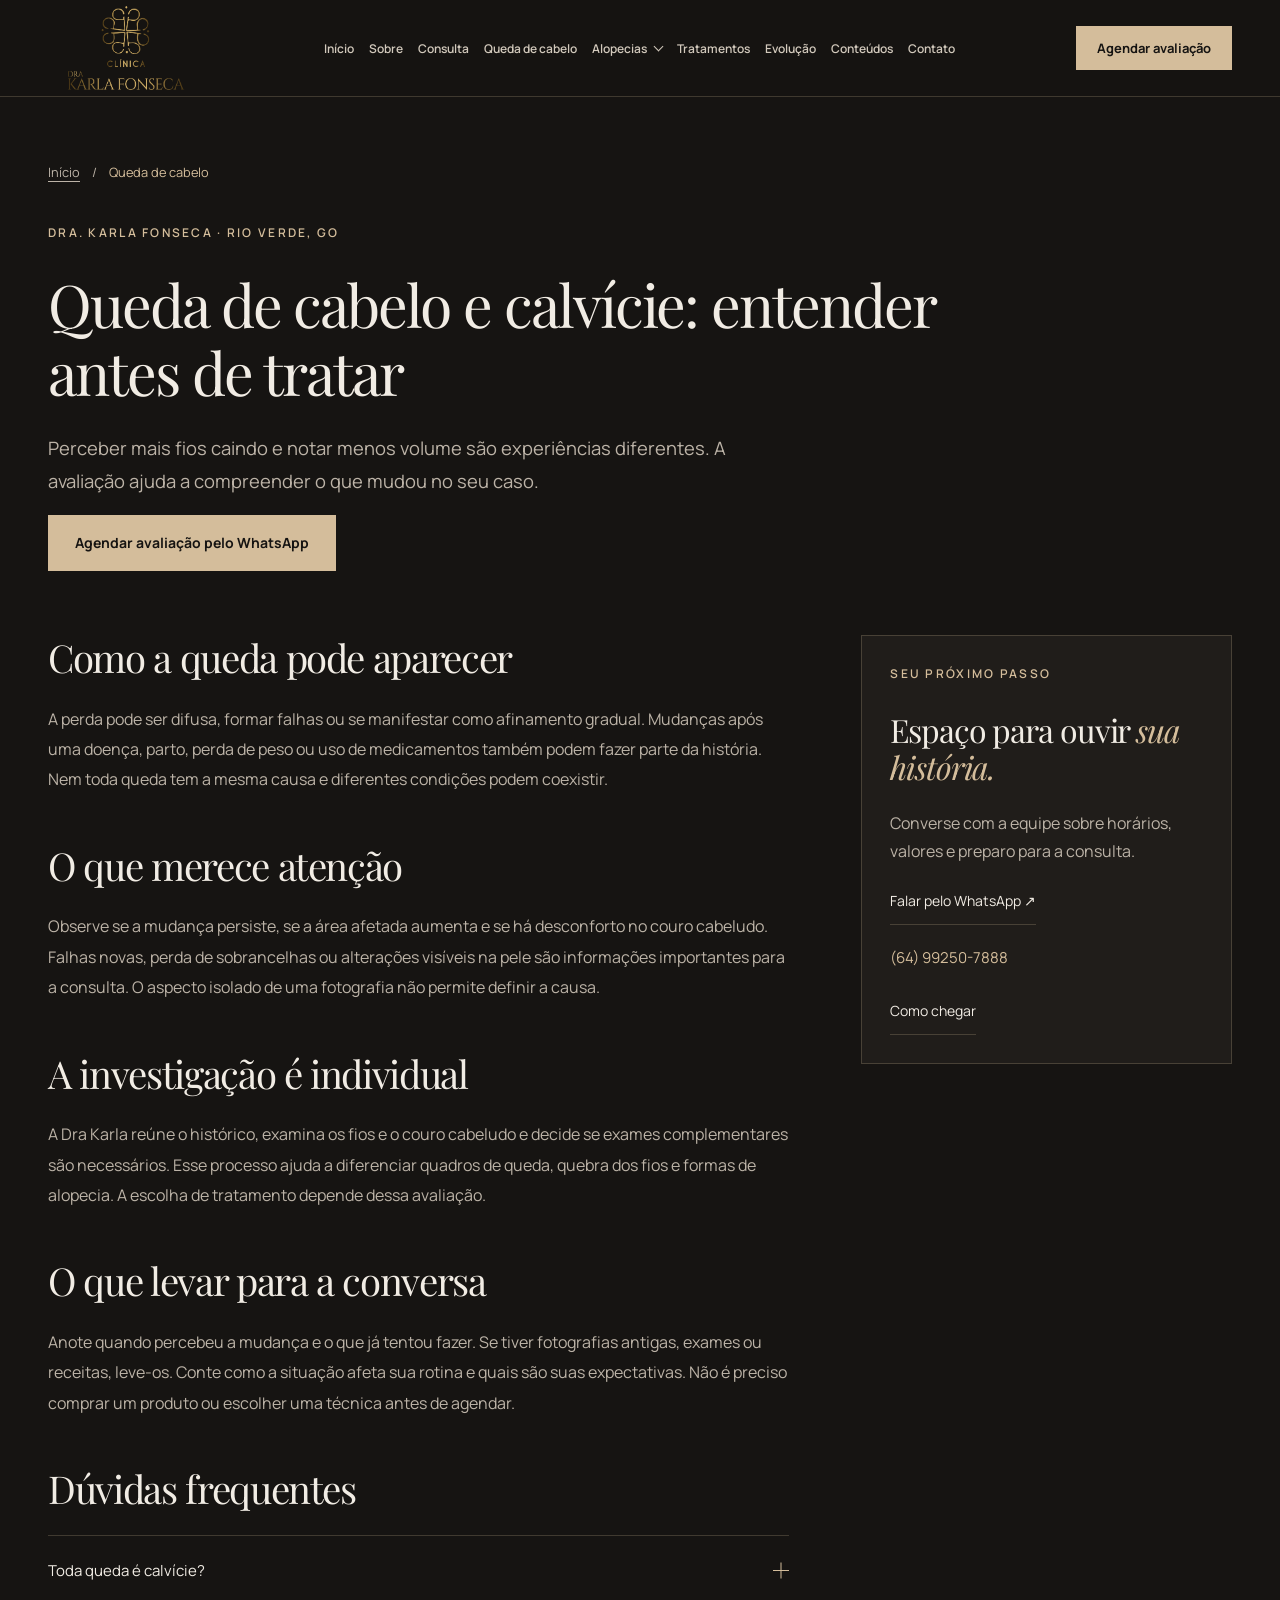
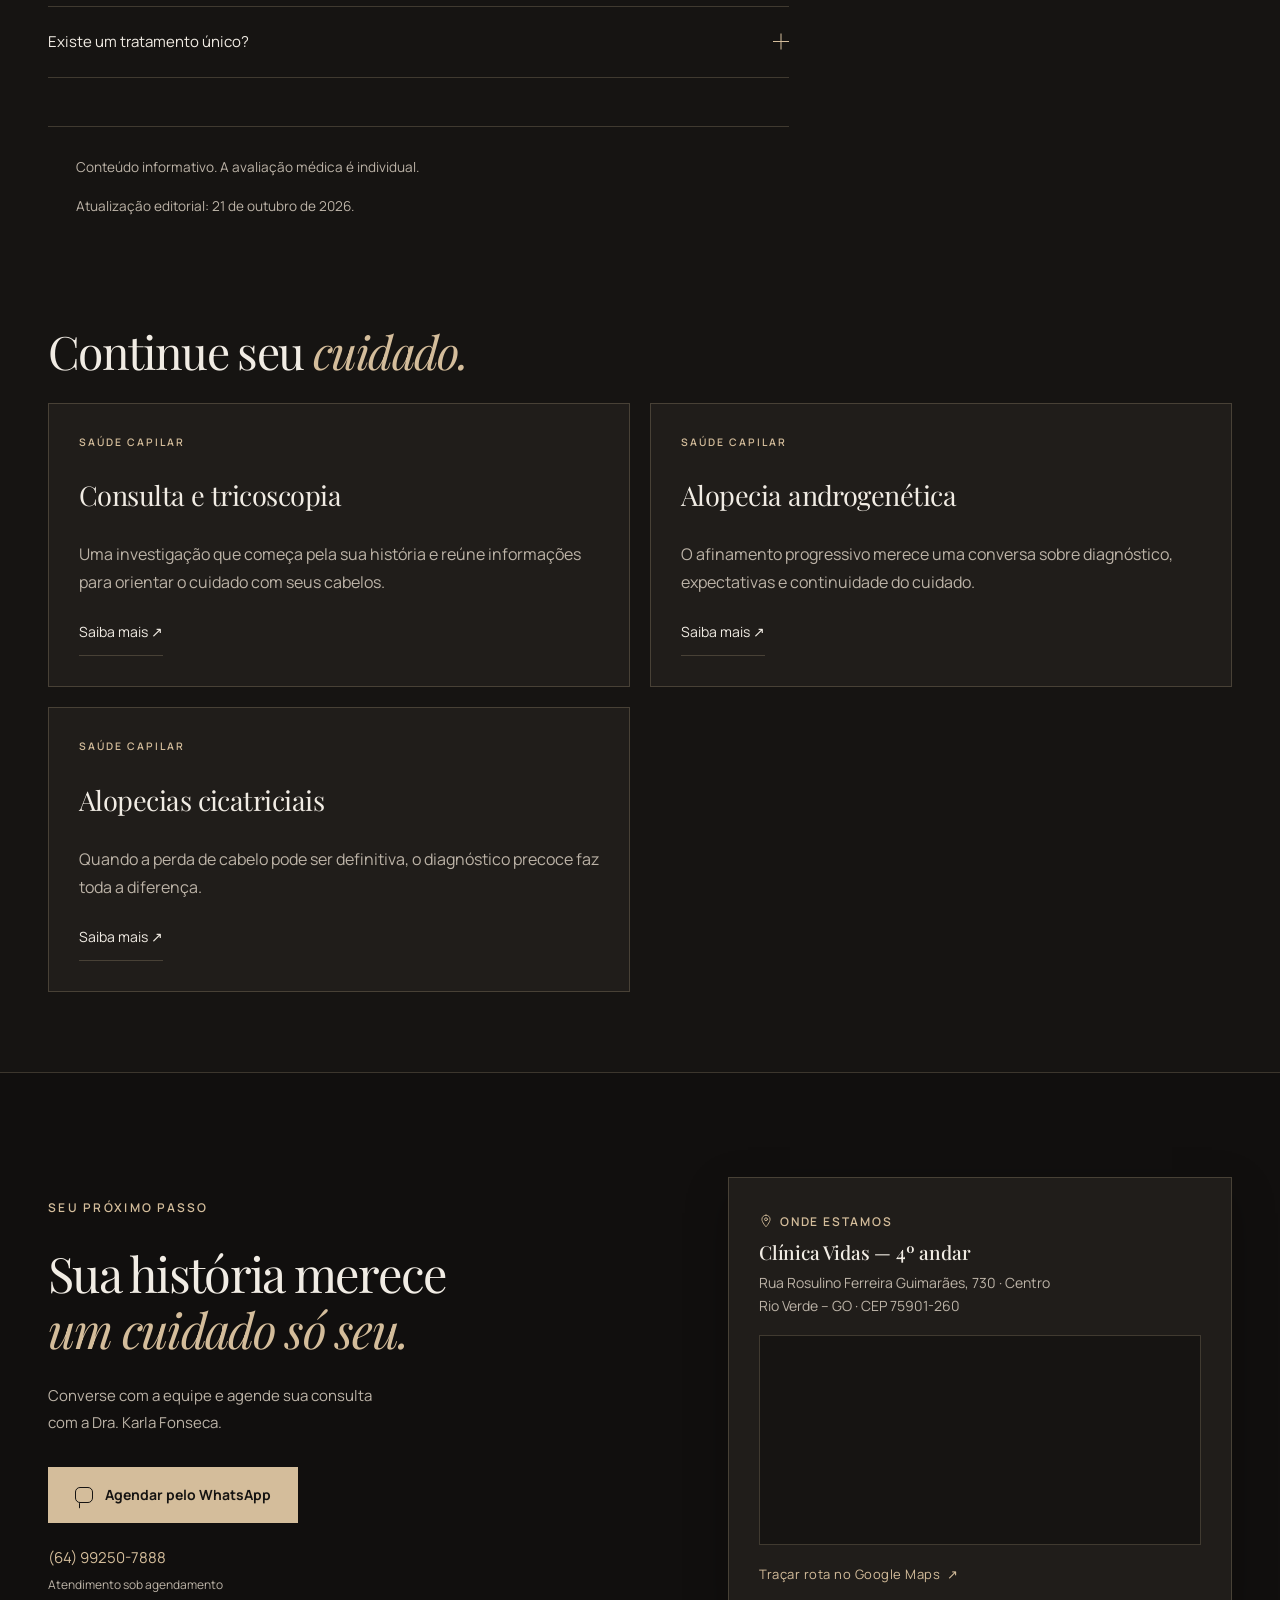
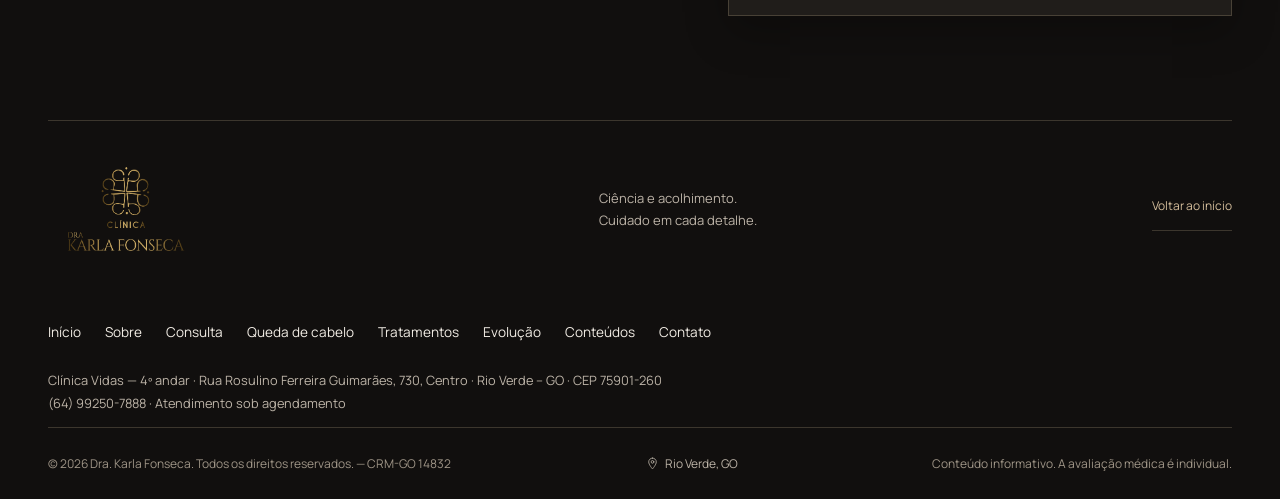
<file: queda-de-cabelo/index.html>
<!doctype html><html lang="pt-BR"><head><meta charset="UTF-8"><meta name="viewport" content="width=device-width, initial-scale=1, viewport-fit=cover"><meta name="theme-color" content="#161412"><title>Queda de cabelo e calvície em Rio Verde | Dra. Karla Fonseca</title><meta name="description" content="Queda persistente, falhas ou perda de volume? Entenda o que observar e como a avaliação médica investiga a queda de cabelo e a calvície."><meta name="robots" content="noindex, nofollow"><meta property="og:type" content="website"><meta property="og:locale" content="pt_BR"><meta property="og:title" content="Queda de cabelo e calvície em Rio Verde | Dra. Karla Fonseca"><meta property="og:description" content="Queda persistente, falhas ou perda de volume? Entenda o que observar e como a avaliação médica investiga a queda de cabelo e a calvície."><link rel="icon" href="/assets/logo-karla-fonseca.png"><link rel="stylesheet" href="/fonts.css"><link rel="stylesheet" href="/styles.css"><script type="application/ld+json">{"@context":"https://schema.org","@type":"MedicalClinic","name":"Clínica Dra. Karla Fonseca","telephone":"+55-64-99250-7888","address":{"@type":"PostalAddress","streetAddress":"Rua Rosulino Ferreira Guimarães, 730, Clínica Vidas, 4º andar, Centro","addressLocality":"Rio Verde","addressRegion":"GO","postalCode":"75901-260","addressCountry":"BR"}}</script><script src="/app.js" defer></script></head><body><a class="skip-link" href="#conteudo">Ir para o conteúdo</a><header class="site-header"><div class="container header-inner"><a class="brand" href="/" aria-label="Dra. Karla Fonseca — início"><span class="brand-logo"><img src="/assets/logo-karla-fonseca.png" alt="Clínica Dra. Karla Fonseca" width="1155" height="1155"></span></a><nav class="desktop-nav" aria-label="Navegação principal"><a href="/">Início</a><a href="/sobre/">Sobre</a><a href="/consulta-tricologia-rio-verde/">Consulta</a><a href="/queda-de-cabelo/" aria-current="page">Queda de cabelo</a><details class="nav-dropdown"><summary>Alopecias</summary><div><a href="/alopecia-androgenetica/">Alopecia androgenética</a><a href="/alopecias-cicatriciais/">Alopecias cicatriciais</a><a href="/efluvio-telogeno/">Eflúvio telógeno</a></div></details><a href="/tratamentos-capilares/">Tratamentos</a><a href="/#antes-depois">Evolução</a><a href="/conteudos/">Conteúdos</a><a href="/contato/">Contato</a></nav><a class="button button-small header-cta" href="https://wa.me/5564992507888?text=Ol%C3%A1%2C%20encontrei%20o%20site%20da%20Dra.%20Karla%20Fonseca%20e%20gostaria%20de%20informa%C3%A7%C3%B5es%20para%20agendar%20uma%20avalia%C3%A7%C3%A3o%20capilar." target="_blank" rel="noopener noreferrer">Agendar avaliação</a><button class="menu-button" type="button" aria-label="Abrir menu" aria-expanded="false" aria-controls="mobile-menu"><span></span><span></span></button></div><nav id="mobile-menu" class="mobile-menu" aria-label="Navegação no celular" hidden><a href="/">Início</a><a href="/sobre/">Sobre</a><a href="/consulta-tricologia-rio-verde/">Consulta</a><a href="/queda-de-cabelo/" aria-current="page">Queda de cabelo</a><a href="/alopecia-androgenetica/">Alopecia androgenética</a><a href="/alopecias-cicatriciais/">Alopecias cicatriciais</a><a href="/efluvio-telogeno/">Eflúvio telógeno</a><a href="/tratamentos-capilares/">Tratamentos</a><a href="/#antes-depois">Evolução</a><a href="/conteudos/">Conteúdos</a><a href="/contato/">Contato</a></nav></header><main id="conteudo"><section class="page-hero container"><nav class="breadcrumbs" aria-label="Caminho da página"><a href="/">Início</a><span aria-hidden="true">/</span><span aria-current="page">Queda de cabelo</span></nav><p class="eyebrow">DRA. KARLA FONSECA · RIO VERDE, GO</p><h1>Queda de cabelo e calvície: entender antes de tratar</h1><p class="page-lead">Perceber mais fios caindo e notar menos volume são experiências diferentes. A avaliação ajuda a compreender o que mudou no seu caso.</p><a class="button" href="https://wa.me/5564992507888?text=Ol%C3%A1%2C%20encontrei%20o%20site%20da%20Dra.%20Karla%20Fonseca%20e%20gostaria%20de%20informa%C3%A7%C3%B5es%20para%20agendar%20uma%20avalia%C3%A7%C3%A3o%20capilar." target="_blank" rel="noopener noreferrer">Agendar avaliação pelo WhatsApp</a></section><div class="container article-layout"><article class="clinical-copy"><section><h2>Como a queda pode aparecer</h2><p>A perda pode ser difusa, formar falhas ou se manifestar como afinamento gradual. Mudanças após uma doença, parto, perda de peso ou uso de medicamentos também podem fazer parte da história. Nem toda queda tem a mesma causa e diferentes condições podem coexistir.</p></section><section><h2>O que merece atenção</h2><p>Observe se a mudança persiste, se a área afetada aumenta e se há desconforto no couro cabeludo. Falhas novas, perda de sobrancelhas ou alterações visíveis na pele são informações importantes para a consulta. O aspecto isolado de uma fotografia não permite definir a causa.</p></section><section><h2>A investigação é individual</h2><p>A Dra Karla reúne o histórico, examina os fios e o couro cabeludo e decide se exames complementares são necessários. Esse processo ajuda a diferenciar quadros de queda, quebra dos fios e formas de alopecia. A escolha de tratamento depende dessa avaliação.</p></section><section><h2>O que levar para a conversa</h2><p>Anote quando percebeu a mudança e o que já tentou fazer. Se tiver fotografias antigas, exames ou receitas, leve-os. Conte como a situação afeta sua rotina e quais são suas expectativas. Não é preciso comprar um produto ou escolher uma técnica antes de agendar.</p></section><section><h2>Dúvidas frequentes</h2><div class="faq-list"><details><summary>Toda queda é calvície?<span aria-hidden="true"></span></summary><div class="faq-answer"><p>Não. Calvície é uma das possibilidades, mas há diferentes causas de perda capilar que precisam ser diferenciadas na avaliação.</p></div></details><details><summary>Existe um tratamento único?<span aria-hidden="true"></span></summary><div class="faq-answer"><p>Não. A conduta depende da causa, das características individuais e da resposta ao acompanhamento.</p></div></details></div></section><aside class="editorial-note"><p>Conteúdo informativo. A avaliação médica é individual.</p><p>Atualização editorial: <time datetime="2026-10-21">21 de outubro de 2026</time>.</p></aside></article><aside class="care-sidebar"><p class="eyebrow">SEU PRÓXIMO PASSO</p><h2>Espaço para ouvir <em>sua história.</em></h2><p>Converse com a equipe sobre horários, valores e preparo para a consulta.</p><a class="text-link" href="https://wa.me/5564992507888?text=Ol%C3%A1%2C%20encontrei%20o%20site%20da%20Dra.%20Karla%20Fonseca%20e%20gostaria%20de%20informa%C3%A7%C3%B5es%20para%20agendar%20uma%20avalia%C3%A7%C3%A3o%20capilar." target="_blank" rel="noopener noreferrer">Falar pelo WhatsApp ↗</a><a class="contact-phone" href="tel:+5564992507888">(64) 99250-7888</a><a class="text-link" href="/contato/">Como chegar</a></aside></div><section class="related-section container" aria-labelledby="related-title"><h2 id="related-title">Continue seu <em>cuidado.</em></h2><div class="topic-grid"><a class="topic-card" href="/consulta-tricologia-rio-verde/"><span class="eyebrow">SAÚDE CAPILAR</span><h3>Consulta e tricoscopia</h3><p>Uma investigação que começa pela sua história e reúne informações para orientar o cuidado com seus cabelos.</p><span class="text-link">Saiba mais <span aria-hidden="true">↗</span></span></a><a class="topic-card" href="/alopecia-androgenetica/"><span class="eyebrow">SAÚDE CAPILAR</span><h3>Alopecia androgenética</h3><p>O afinamento progressivo merece uma conversa sobre diagnóstico, expectativas e continuidade do cuidado.</p><span class="text-link">Saiba mais <span aria-hidden="true">↗</span></span></a><a class="topic-card" href="/alopecias-cicatriciais/"><span class="eyebrow">SAÚDE CAPILAR</span><h3>Alopecias cicatriciais</h3><p>Quando a perda de cabelo pode ser definitiva, o diagnóstico precoce faz toda a diferença.</p><span class="text-link">Saiba mais <span aria-hidden="true">↗</span></span></a></div></section><section class="contact-section" id="contato" aria-labelledby="contact-title">
      <div class="container contact-layout">
        <div class="contact-inner">
          <p class="eyebrow">SEU PRÓXIMO PASSO</p>
          <h2 id="contact-title">Sua história merece<br><em>um cuidado só seu.</em></h2>
          <p>Converse com a equipe e agende sua consulta<br class="desktop-break"> com a Dra. Karla Fonseca.</p>
          <a class="button" href="https://wa.me/5564992507888?text=Ol%C3%A1%2C%20encontrei%20o%20site%20da%20Dra.%20Karla%20Fonseca%20e%20gostaria%20de%20informa%C3%A7%C3%B5es%20para%20agendar%20uma%20avalia%C3%A7%C3%A3o%20capilar." target="_blank" rel="noopener noreferrer"><span
              class="chat-icon" aria-hidden="true"></span>Agendar pelo WhatsApp</a>
          <a class="contact-phone" href="tel:+5564992507888">(64) 99250-7888</a>
          <span class="contact-detail">Atendimento sob agendamento</span>
        </div>
        <div class="contact-card">
          <div class="contact-card-header">
            <span class="contact-card-eyebrow">
              <svg aria-hidden="true" xmlns="http://www.w3.org/2000/svg" viewBox="0 0 24 24" fill="none"
                stroke="currentColor" stroke-width="1.5" stroke-linecap="round" stroke-linejoin="round">
                <path d="M12 2C8.13 2 5 5.13 5 9c0 5.25 7 13 7 13s7-7.75 7-13c0-3.87-3.13-7-7-7z" />
                <circle cx="12" cy="9" r="2.5" />
              </svg>
              Onde estamos
            </span>
            <h3 class="contact-card-title">Clínica Vidas &mdash; 4º andar</h3>
            <p class="contact-card-address">
              Rua Rosulino Ferreira Guimarães, 730 &middot; Centro<br>
              Rio Verde &ndash; GO &middot; CEP 75901-260
            </p>
          </div>
          <div class="contact-map-frame">
            <iframe title="Localização da Clínica Dra. Karla Fonseca no Google Maps"
              src="https://maps.google.com/maps?q=Rua+Rosulino+Ferreira+Guimarães+730+Centro+Rio+Verde+GO+75901-260&output=embed&z=16"
              width="100%" height="100%" style="border:0;display:block;" allowfullscreen="" loading="lazy"
              referrerpolicy="no-referrer-when-downgrade">
            </iframe>
          </div>
          <a class="contact-card-link"
            href="https://www.google.com/maps/search/Rua+Rosulino+Ferreira+Guimar%C3%A3es,+730,+Cl%C3%ADnica+Vidas,+Centro,+Rio+Verde,+GO,+75901-260"
            target="_blank" rel="noopener noreferrer">
            <span>Traçar rota no Google Maps</span>
            <span aria-hidden="true">&nearr;</span>
          </a>
        </div>
      </div>
    </section></main><footer class="site-footer">
    <div class="container">
      <div class="footer-main"><a class="brand" href="/#inicio"><span class="brand-logo"><img
              src="/assets/logo-karla-fonseca.png" alt="Clínica Dra. Karla Fonseca" width="1155"
              height="1155"></span></a>
        <p>Ciência e acolhimento.<br>Cuidado em cada detalhe.</p><a href="/#inicio" class="text-link">Voltar ao
          início</a>
      </div>
      <nav class="footer-links" aria-label="Links do rodapé"><a href="/">Início</a><a href="/sobre/">Sobre</a><a href="/consulta-tricologia-rio-verde/">Consulta</a><a href="/queda-de-cabelo/">Queda de cabelo</a><a href="/tratamentos-capilares/">Tratamentos</a><a href="/#antes-depois">Evolução</a><a href="/conteudos/">Conteúdos</a><a href="/contato/">Contato</a></nav><p class="footer-address">Clínica Vidas — 4º andar · Rua Rosulino Ferreira Guimarães, 730, Centro · Rio Verde – GO · CEP 75901-260<br><a href="tel:+5564992507888">(64) 99250-7888</a> · Atendimento sob agendamento</p><div class="footer-bottom">
        <span>© 2026 Dra. Karla Fonseca. Todos os direitos reservados. &mdash; CRM-GO 14832</span>
        <a class="footer-location"
          href="https://www.google.com/maps/search/Rua+Rosulino+Ferreira+Guimar%C3%A3es,+730,+Cl%C3%ADnica+Vidas,+Centro,+Rio+Verde,+GO"
          target="_blank" rel="noopener noreferrer">
          <svg aria-hidden="true" xmlns="http://www.w3.org/2000/svg" viewBox="0 0 24 24" fill="none"
            stroke="currentColor" stroke-width="1.5" stroke-linecap="round" stroke-linejoin="round">
            <path d="M12 2C8.13 2 5 5.13 5 9c0 5.25 7 13 7 13s7-7.75 7-13c0-3.87-3.13-7-7-7z" />
            <circle cx="12" cy="9" r="2.5" />
          </svg>
          Rio Verde, GO
        </a>
        <span>Conteúdo informativo. A avaliação médica é individual.</span>
      </div>
    </div>
  </footer>
  <a class="whatsapp-float" href="https://wa.me/5564992507888?text=Ol%C3%A1%2C%20encontrei%20o%20site%20da%20Dra.%20Karla%20Fonseca%20e%20gostaria%20de%20informa%C3%A7%C3%B5es%20para%20agendar%20uma%20avalia%C3%A7%C3%A3o%20capilar." target="_blank" rel="noopener noreferrer"
    aria-label="Agendar consulta pelo WhatsApp" title="Fale pelo WhatsApp"><svg aria-hidden="true" focusable="false"
      xmlns="http://www.w3.org/2000/svg"
      viewBox="0 0 448 512"><!--! Font Awesome Free 6.7.2 by @fontawesome - https://fontawesome.com License - https://fontawesome.com/license/free (Icons: CC BY 4.0, Fonts: SIL OFL 1.1, Code: MIT License) Copyright 2024 Fonticons, Inc. -->
      <path
        d="M380.9 97.1C339 55.1 283.2 32 223.9 32c-122.4 0-222 99.6-222 222 0 39.1 10.2 77.3 29.6 111L0 480l117.7-30.9c32.4 17.7 68.9 27 106.1 27h.1c122.3 0 224.1-99.6 224.1-222 0-59.3-25.2-115-67.1-157zm-157 341.6c-33.2 0-65.7-8.9-94-25.7l-6.7-4-69.8 18.3L72 359.2l-4.4-7c-18.5-29.4-28.2-63.3-28.2-98.2 0-101.7 82.8-184.5 184.6-184.5 49.3 0 95.6 19.2 130.4 54.1 34.8 34.9 56.2 81.2 56.1 130.5 0 101.8-84.9 184.6-186.6 184.6zm101.2-138.2c-5.5-2.8-32.8-16.2-37.9-18-5.1-1.9-8.8-2.8-12.5 2.8-3.7 5.6-14.3 18-17.6 21.8-3.2 3.7-6.5 4.2-12 1.4-32.6-16.3-54-29.1-75.5-66-5.7-9.8 5.7-9.1 16.3-30.3 1.8-3.7.9-6.9-.5-9.7-1.4-2.8-12.5-30.1-17.1-41.2-4.5-10.8-9.1-9.3-12.5-9.5-3.2-.2-6.9-.2-10.6-.2-3.7 0-9.7 1.4-14.8 6.9-5.1 5.6-19.4 19-19.4 46.3 0 27.3 19.9 53.7 22.6 57.4 2.8 3.7 39.1 59.7 94.8 83.8 35.2 15.2 49 16.5 66.6 13.9 10.7-1.6 32.8-13.4 37.4-26.4 4.6-13 4.6-24.1 3.2-26.4-1.3-2.5-5-3.9-10.5-6.6z" />
    </svg></a>
</body></html>
</file>
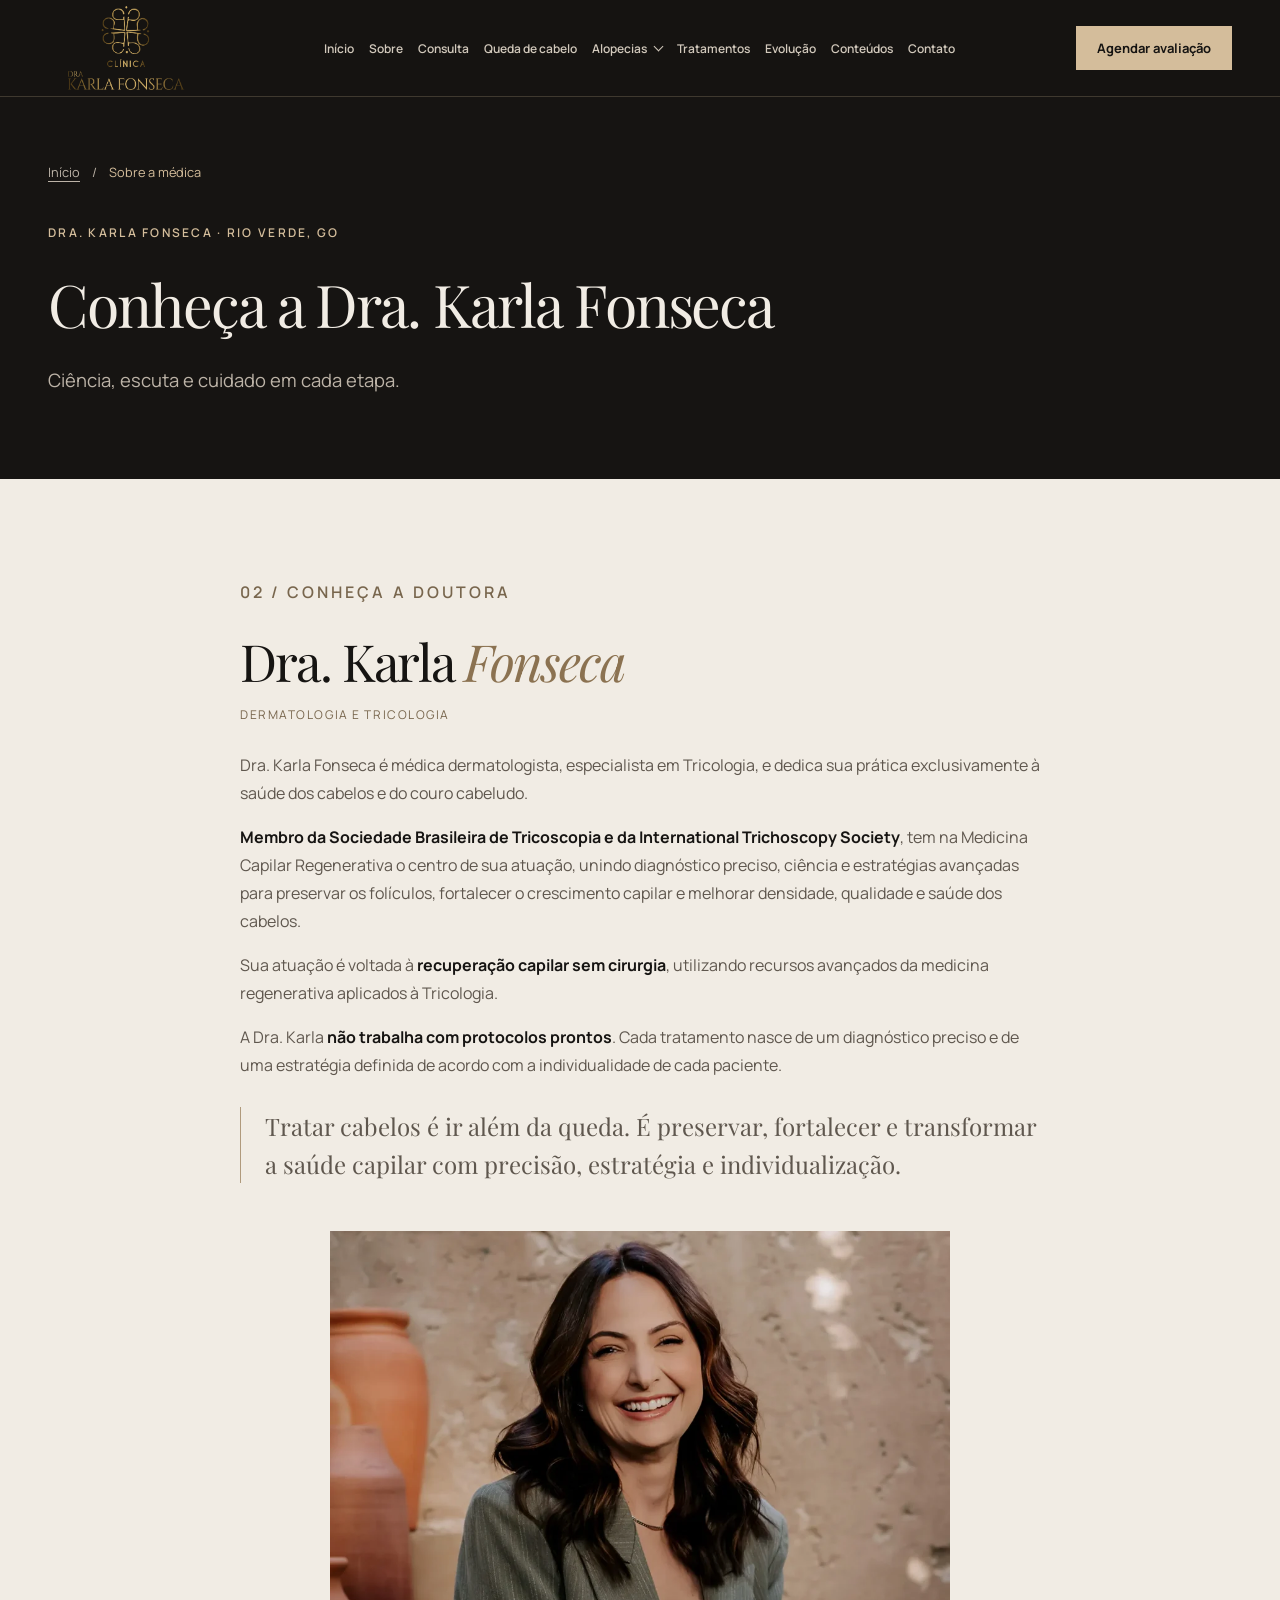
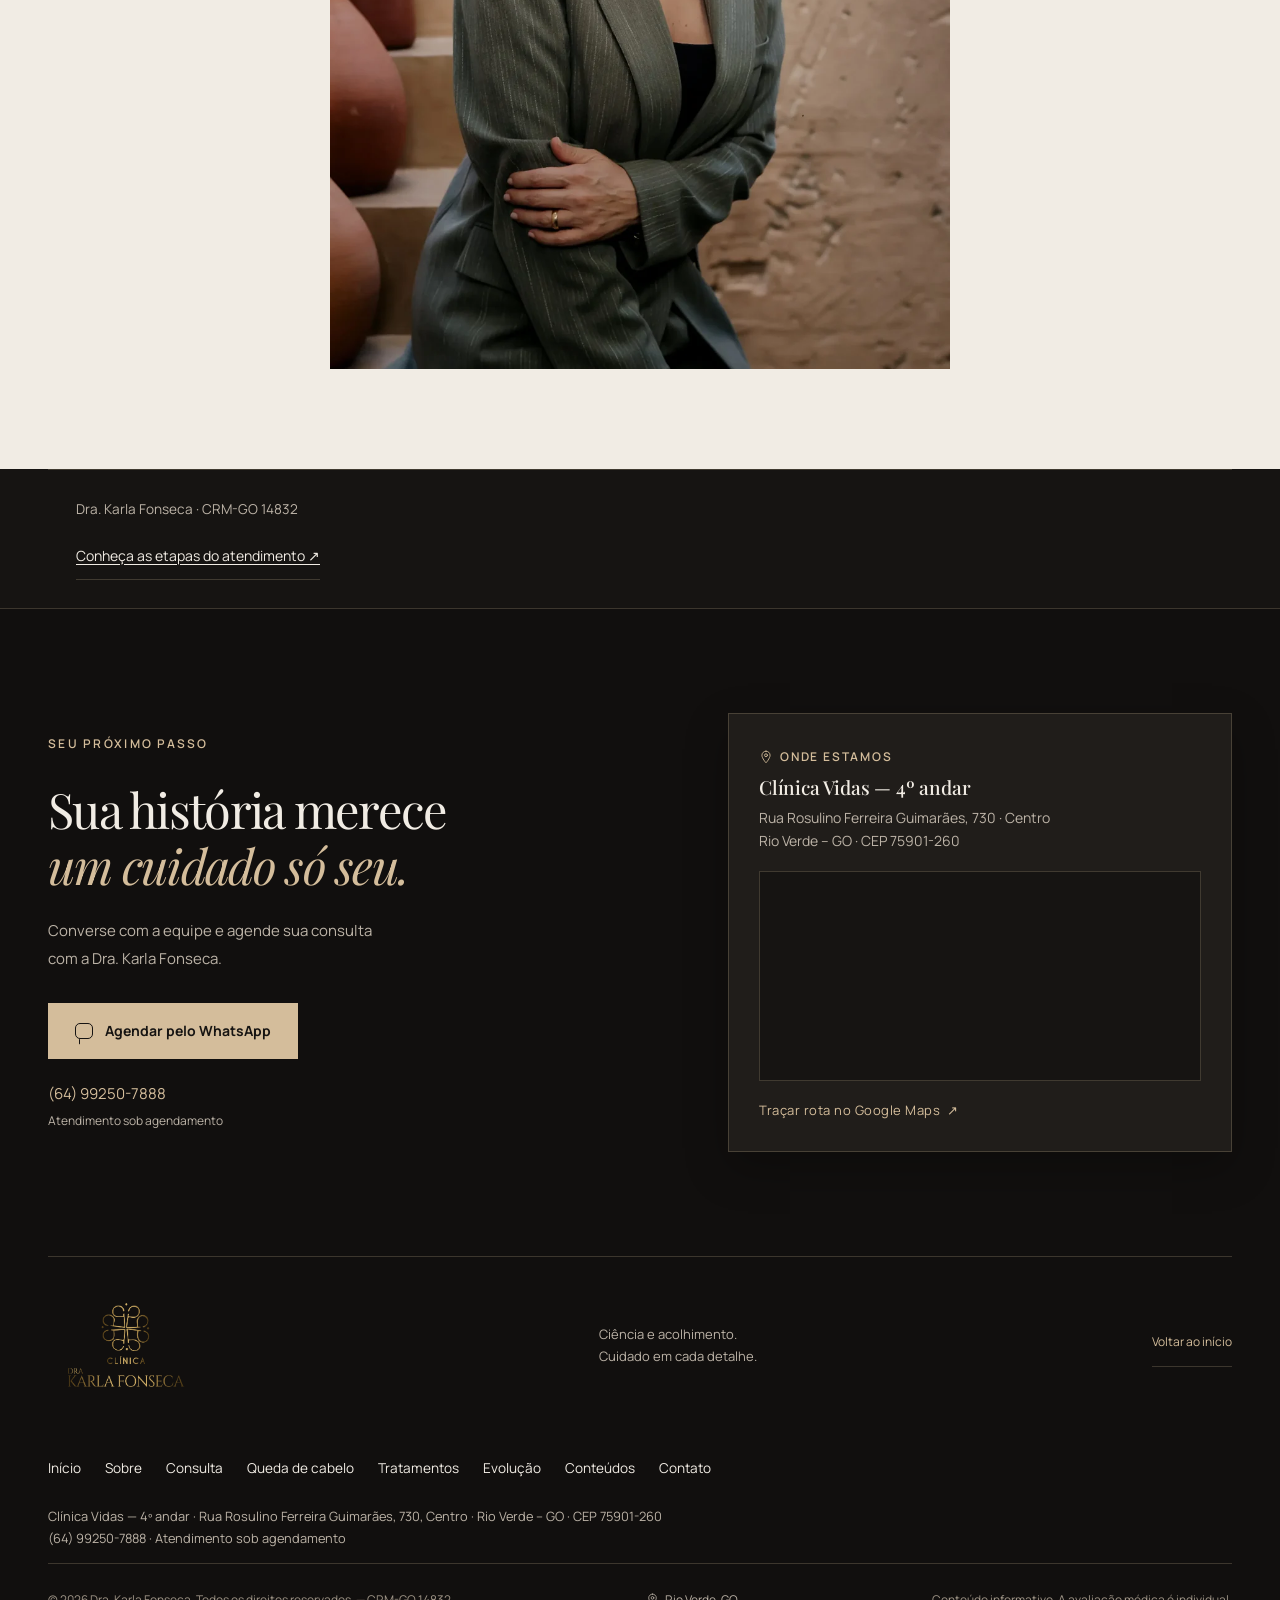
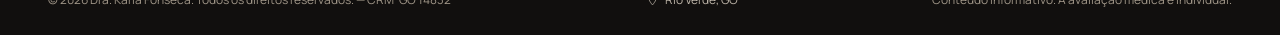
<file: sobre/index.html>
<!doctype html><html lang="pt-BR"><head><meta charset="UTF-8"><meta name="viewport" content="width=device-width, initial-scale=1, viewport-fit=cover"><meta name="theme-color" content="#161412"><title>Sobre a Dra. Karla Fonseca | Saúde capilar em Rio Verde</title><meta name="description" content="Conheça a atuação da Dra. Karla Fonseca no cuidado dos cabelos e do couro cabeludo e seu atendimento individualizado em Rio Verde."><meta name="robots" content="noindex, nofollow"><meta property="og:type" content="website"><meta property="og:locale" content="pt_BR"><meta property="og:title" content="Sobre a Dra. Karla Fonseca | Saúde capilar em Rio Verde"><meta property="og:description" content="Conheça a atuação da Dra. Karla Fonseca no cuidado dos cabelos e do couro cabeludo e seu atendimento individualizado em Rio Verde."><link rel="icon" href="/assets/logo-karla-fonseca.png"><link rel="stylesheet" href="/fonts.css"><link rel="stylesheet" href="/styles.css"><script type="application/ld+json">{"@context":"https://schema.org","@type":"MedicalClinic","name":"Clínica Dra. Karla Fonseca","telephone":"+55-64-99250-7888","address":{"@type":"PostalAddress","streetAddress":"Rua Rosulino Ferreira Guimarães, 730, Clínica Vidas, 4º andar, Centro","addressLocality":"Rio Verde","addressRegion":"GO","postalCode":"75901-260","addressCountry":"BR"}}</script><script src="/app.js" defer></script></head><body><a class="skip-link" href="#conteudo">Ir para o conteúdo</a><header class="site-header"><div class="container header-inner"><a class="brand" href="/" aria-label="Dra. Karla Fonseca — início"><span class="brand-logo"><img src="/assets/logo-karla-fonseca.png" alt="Clínica Dra. Karla Fonseca" width="1155" height="1155"></span></a><nav class="desktop-nav" aria-label="Navegação principal"><a href="/">Início</a><a href="/sobre/" aria-current="page">Sobre</a><a href="/consulta-tricologia-rio-verde/">Consulta</a><a href="/queda-de-cabelo/">Queda de cabelo</a><details class="nav-dropdown"><summary>Alopecias</summary><div><a href="/alopecia-androgenetica/">Alopecia androgenética</a><a href="/alopecias-cicatriciais/">Alopecias cicatriciais</a><a href="/efluvio-telogeno/">Eflúvio telógeno</a></div></details><a href="/tratamentos-capilares/">Tratamentos</a><a href="/#antes-depois">Evolução</a><a href="/conteudos/">Conteúdos</a><a href="/contato/">Contato</a></nav><a class="button button-small header-cta" href="https://wa.me/5564992507888?text=Ol%C3%A1%2C%20encontrei%20o%20site%20da%20Dra.%20Karla%20Fonseca%20e%20gostaria%20de%20informa%C3%A7%C3%B5es%20para%20agendar%20uma%20avalia%C3%A7%C3%A3o%20capilar." target="_blank" rel="noopener noreferrer">Agendar avaliação</a><button class="menu-button" type="button" aria-label="Abrir menu" aria-expanded="false" aria-controls="mobile-menu"><span></span><span></span></button></div><nav id="mobile-menu" class="mobile-menu" aria-label="Navegação no celular" hidden><a href="/">Início</a><a href="/sobre/" aria-current="page">Sobre</a><a href="/consulta-tricologia-rio-verde/">Consulta</a><a href="/queda-de-cabelo/">Queda de cabelo</a><a href="/alopecia-androgenetica/">Alopecia androgenética</a><a href="/alopecias-cicatriciais/">Alopecias cicatriciais</a><a href="/efluvio-telogeno/">Eflúvio telógeno</a><a href="/tratamentos-capilares/">Tratamentos</a><a href="/#antes-depois">Evolução</a><a href="/conteudos/">Conteúdos</a><a href="/contato/">Contato</a></nav></header><main id="conteudo"><section class="page-hero container"><nav class="breadcrumbs" aria-label="Caminho da página"><a href="/">Início</a><span aria-hidden="true">/</span><span aria-current="page">Sobre a médica</span></nav><p class="eyebrow">DRA. KARLA FONSECA · RIO VERDE, GO</p><h1>Conheça a Dra. Karla Fonseca</h1><p class="page-lead">Ciência, escuta e cuidado em cada etapa.</p></section><section class="about-section section" id="sobre" aria-labelledby="about-title">
      <div class="container about-grid">
        <div class="about-copy">
          <p class="eyebrow">02 / CONHEÇA A DOUTORA</p>
          <h2 id="about-title">Dra. Karla <em>Fonseca</em></h2>
          <p class="about-role">Dermatologia e tricologia</p>
          <p>Dra. Karla Fonseca é médica dermatologista, especialista em Tricologia, e dedica sua prática exclusivamente
            à saúde dos cabelos e do couro cabeludo.</p>
          <p><strong>Membro da Sociedade Brasileira de Tricoscopia e da International Trichoscopy Society</strong>, tem na Medicina
            Capilar Regenerativa o centro de sua atuação, unindo diagnóstico preciso, ciência e estratégias avançadas
            para preservar os folículos, fortalecer o crescimento capilar e melhorar densidade, qualidade e saúde dos
            cabelos.</p>
          <p>Sua atuação é voltada à <strong>recuperação capilar sem cirurgia</strong>, utilizando recursos avançados da medicina
            regenerativa aplicados à Tricologia.</p>
          <p>A Dra. Karla <strong>não trabalha com protocolos prontos</strong>. Cada tratamento nasce de um diagnóstico preciso e de uma
            estratégia definida de acordo com a individualidade de cada paciente.</p>
          <p class="about-statement">Tratar cabelos é ir além da queda. É preservar, fortalecer e transformar a saúde
            capilar com precisão, estratégia e individualização.</p>
        </div>
        <div class="about-photo"><img src="/assets/dra-karla.webp" alt="Retrato da Dra. Karla Fonseca" width="1000"
            height="1559" loading="lazy"></div>
      </div>
    </section><div class="container editorial-note"><p>Dra. Karla Fonseca · CRM-GO 14832</p><a class="text-link" href="/consulta-tricologia-rio-verde/">Conheça as etapas do atendimento ↗</a></div><section class="contact-section" id="contato" aria-labelledby="contact-title">
      <div class="container contact-layout">
        <div class="contact-inner">
          <p class="eyebrow">SEU PRÓXIMO PASSO</p>
          <h2 id="contact-title">Sua história merece<br><em>um cuidado só seu.</em></h2>
          <p>Converse com a equipe e agende sua consulta<br class="desktop-break"> com a Dra. Karla Fonseca.</p>
          <a class="button" href="https://wa.me/5564992507888?text=Ol%C3%A1%2C%20encontrei%20o%20site%20da%20Dra.%20Karla%20Fonseca%20e%20gostaria%20de%20informa%C3%A7%C3%B5es%20para%20agendar%20uma%20avalia%C3%A7%C3%A3o%20capilar." target="_blank" rel="noopener noreferrer"><span
              class="chat-icon" aria-hidden="true"></span>Agendar pelo WhatsApp</a>
          <a class="contact-phone" href="tel:+5564992507888">(64) 99250-7888</a>
          <span class="contact-detail">Atendimento sob agendamento</span>
        </div>
        <div class="contact-card">
          <div class="contact-card-header">
            <span class="contact-card-eyebrow">
              <svg aria-hidden="true" xmlns="http://www.w3.org/2000/svg" viewBox="0 0 24 24" fill="none"
                stroke="currentColor" stroke-width="1.5" stroke-linecap="round" stroke-linejoin="round">
                <path d="M12 2C8.13 2 5 5.13 5 9c0 5.25 7 13 7 13s7-7.75 7-13c0-3.87-3.13-7-7-7z" />
                <circle cx="12" cy="9" r="2.5" />
              </svg>
              Onde estamos
            </span>
            <h3 class="contact-card-title">Clínica Vidas &mdash; 4º andar</h3>
            <p class="contact-card-address">
              Rua Rosulino Ferreira Guimarães, 730 &middot; Centro<br>
              Rio Verde &ndash; GO &middot; CEP 75901-260
            </p>
          </div>
          <div class="contact-map-frame">
            <iframe title="Localização da Clínica Dra. Karla Fonseca no Google Maps"
              src="https://maps.google.com/maps?q=Rua+Rosulino+Ferreira+Guimarães+730+Centro+Rio+Verde+GO+75901-260&output=embed&z=16"
              width="100%" height="100%" style="border:0;display:block;" allowfullscreen="" loading="lazy"
              referrerpolicy="no-referrer-when-downgrade">
            </iframe>
          </div>
          <a class="contact-card-link"
            href="https://www.google.com/maps/search/Rua+Rosulino+Ferreira+Guimar%C3%A3es,+730,+Cl%C3%ADnica+Vidas,+Centro,+Rio+Verde,+GO,+75901-260"
            target="_blank" rel="noopener noreferrer">
            <span>Traçar rota no Google Maps</span>
            <span aria-hidden="true">&nearr;</span>
          </a>
        </div>
      </div>
    </section></main><footer class="site-footer">
    <div class="container">
      <div class="footer-main"><a class="brand" href="/#inicio"><span class="brand-logo"><img
              src="/assets/logo-karla-fonseca.png" alt="Clínica Dra. Karla Fonseca" width="1155"
              height="1155"></span></a>
        <p>Ciência e acolhimento.<br>Cuidado em cada detalhe.</p><a href="/#inicio" class="text-link">Voltar ao
          início</a>
      </div>
      <nav class="footer-links" aria-label="Links do rodapé"><a href="/">Início</a><a href="/sobre/">Sobre</a><a href="/consulta-tricologia-rio-verde/">Consulta</a><a href="/queda-de-cabelo/">Queda de cabelo</a><a href="/tratamentos-capilares/">Tratamentos</a><a href="/#antes-depois">Evolução</a><a href="/conteudos/">Conteúdos</a><a href="/contato/">Contato</a></nav><p class="footer-address">Clínica Vidas — 4º andar · Rua Rosulino Ferreira Guimarães, 730, Centro · Rio Verde – GO · CEP 75901-260<br><a href="tel:+5564992507888">(64) 99250-7888</a> · Atendimento sob agendamento</p><div class="footer-bottom">
        <span>© 2026 Dra. Karla Fonseca. Todos os direitos reservados. &mdash; CRM-GO 14832</span>
        <a class="footer-location"
          href="https://www.google.com/maps/search/Rua+Rosulino+Ferreira+Guimar%C3%A3es,+730,+Cl%C3%ADnica+Vidas,+Centro,+Rio+Verde,+GO"
          target="_blank" rel="noopener noreferrer">
          <svg aria-hidden="true" xmlns="http://www.w3.org/2000/svg" viewBox="0 0 24 24" fill="none"
            stroke="currentColor" stroke-width="1.5" stroke-linecap="round" stroke-linejoin="round">
            <path d="M12 2C8.13 2 5 5.13 5 9c0 5.25 7 13 7 13s7-7.75 7-13c0-3.87-3.13-7-7-7z" />
            <circle cx="12" cy="9" r="2.5" />
          </svg>
          Rio Verde, GO
        </a>
        <span>Conteúdo informativo. A avaliação médica é individual.</span>
      </div>
    </div>
  </footer>
  <a class="whatsapp-float" href="https://wa.me/5564992507888?text=Ol%C3%A1%2C%20encontrei%20o%20site%20da%20Dra.%20Karla%20Fonseca%20e%20gostaria%20de%20informa%C3%A7%C3%B5es%20para%20agendar%20uma%20avalia%C3%A7%C3%A3o%20capilar." target="_blank" rel="noopener noreferrer"
    aria-label="Agendar consulta pelo WhatsApp" title="Fale pelo WhatsApp"><svg aria-hidden="true" focusable="false"
      xmlns="http://www.w3.org/2000/svg"
      viewBox="0 0 448 512"><!--! Font Awesome Free 6.7.2 by @fontawesome - https://fontawesome.com License - https://fontawesome.com/license/free (Icons: CC BY 4.0, Fonts: SIL OFL 1.1, Code: MIT License) Copyright 2024 Fonticons, Inc. -->
      <path
        d="M380.9 97.1C339 55.1 283.2 32 223.9 32c-122.4 0-222 99.6-222 222 0 39.1 10.2 77.3 29.6 111L0 480l117.7-30.9c32.4 17.7 68.9 27 106.1 27h.1c122.3 0 224.1-99.6 224.1-222 0-59.3-25.2-115-67.1-157zm-157 341.6c-33.2 0-65.7-8.9-94-25.7l-6.7-4-69.8 18.3L72 359.2l-4.4-7c-18.5-29.4-28.2-63.3-28.2-98.2 0-101.7 82.8-184.5 184.6-184.5 49.3 0 95.6 19.2 130.4 54.1 34.8 34.9 56.2 81.2 56.1 130.5 0 101.8-84.9 184.6-186.6 184.6zm101.2-138.2c-5.5-2.8-32.8-16.2-37.9-18-5.1-1.9-8.8-2.8-12.5 2.8-3.7 5.6-14.3 18-17.6 21.8-3.2 3.7-6.5 4.2-12 1.4-32.6-16.3-54-29.1-75.5-66-5.7-9.8 5.7-9.1 16.3-30.3 1.8-3.7.9-6.9-.5-9.7-1.4-2.8-12.5-30.1-17.1-41.2-4.5-10.8-9.1-9.3-12.5-9.5-3.2-.2-6.9-.2-10.6-.2-3.7 0-9.7 1.4-14.8 6.9-5.1 5.6-19.4 19-19.4 46.3 0 27.3 19.9 53.7 22.6 57.4 2.8 3.7 39.1 59.7 94.8 83.8 35.2 15.2 49 16.5 66.6 13.9 10.7-1.6 32.8-13.4 37.4-26.4 4.6-13 4.6-24.1 3.2-26.4-1.3-2.5-5-3.9-10.5-6.6z" />
    </svg></a>
</body></html>
</file>
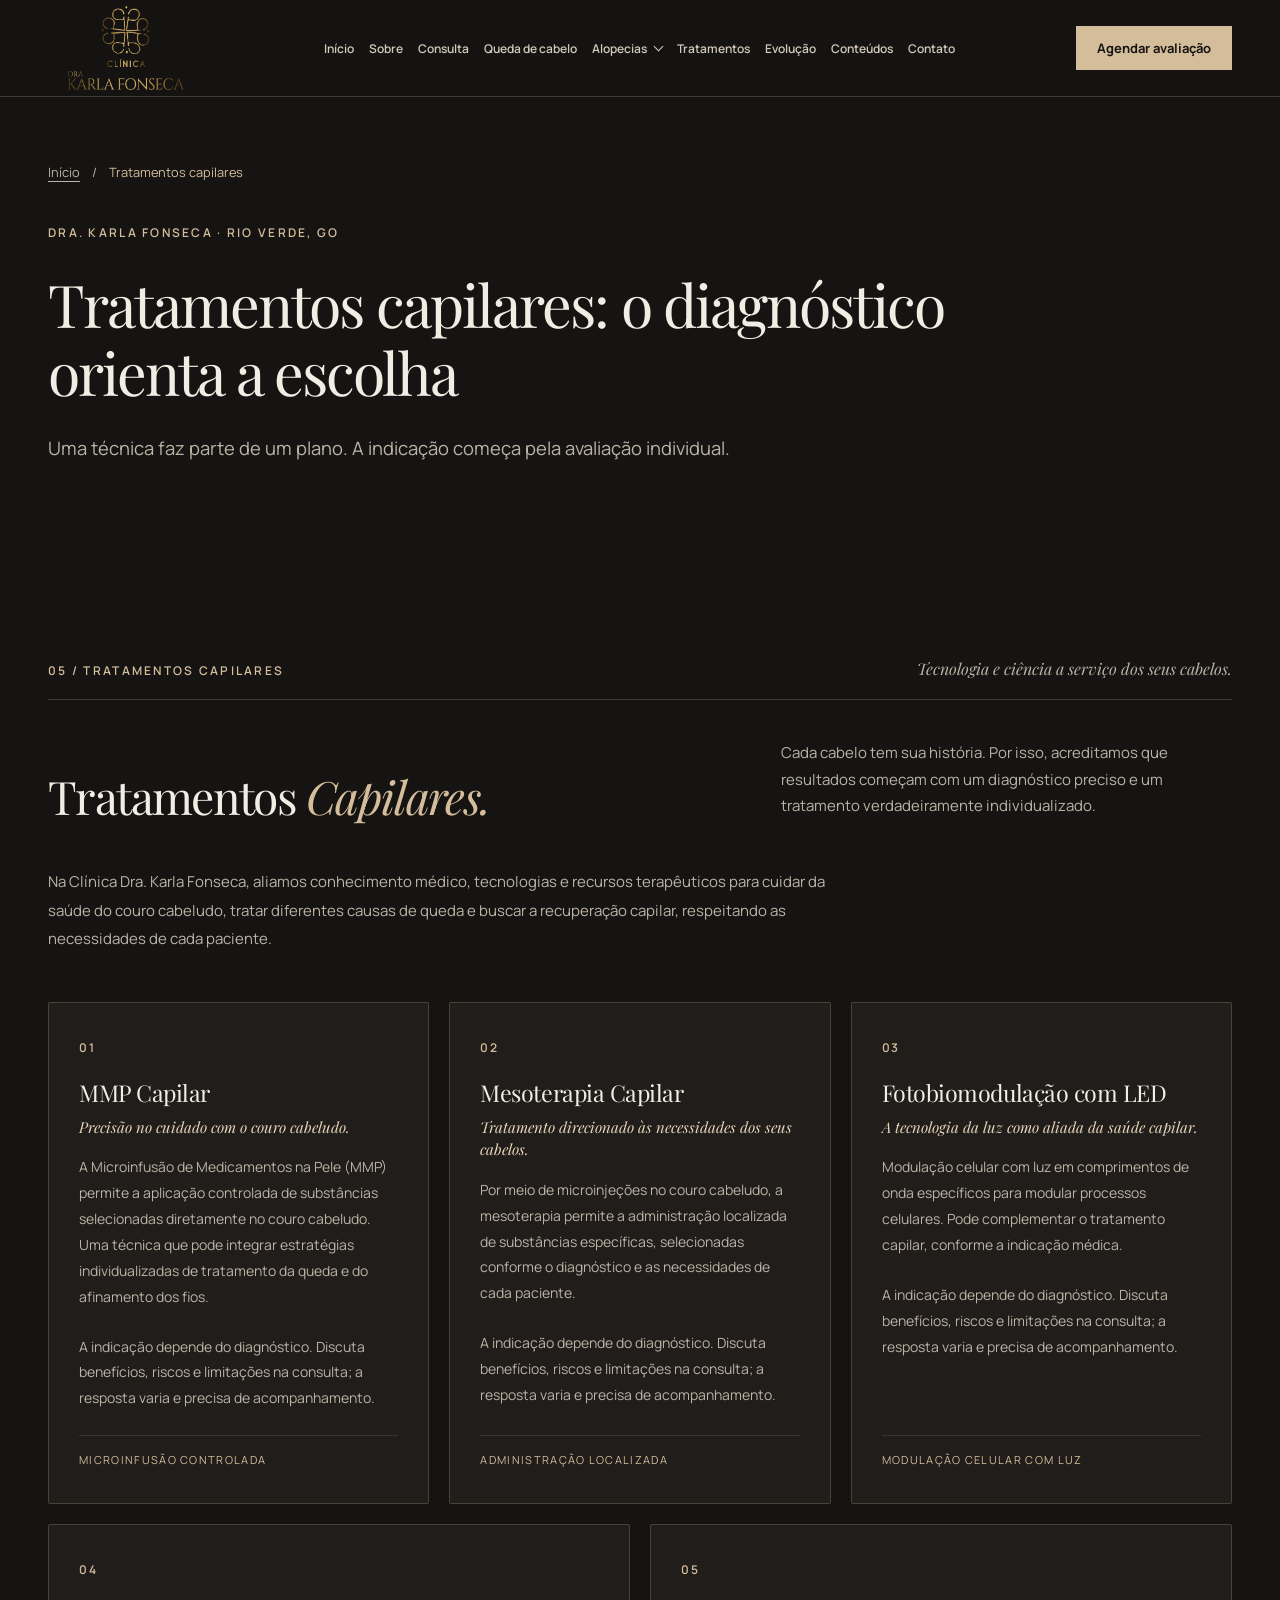
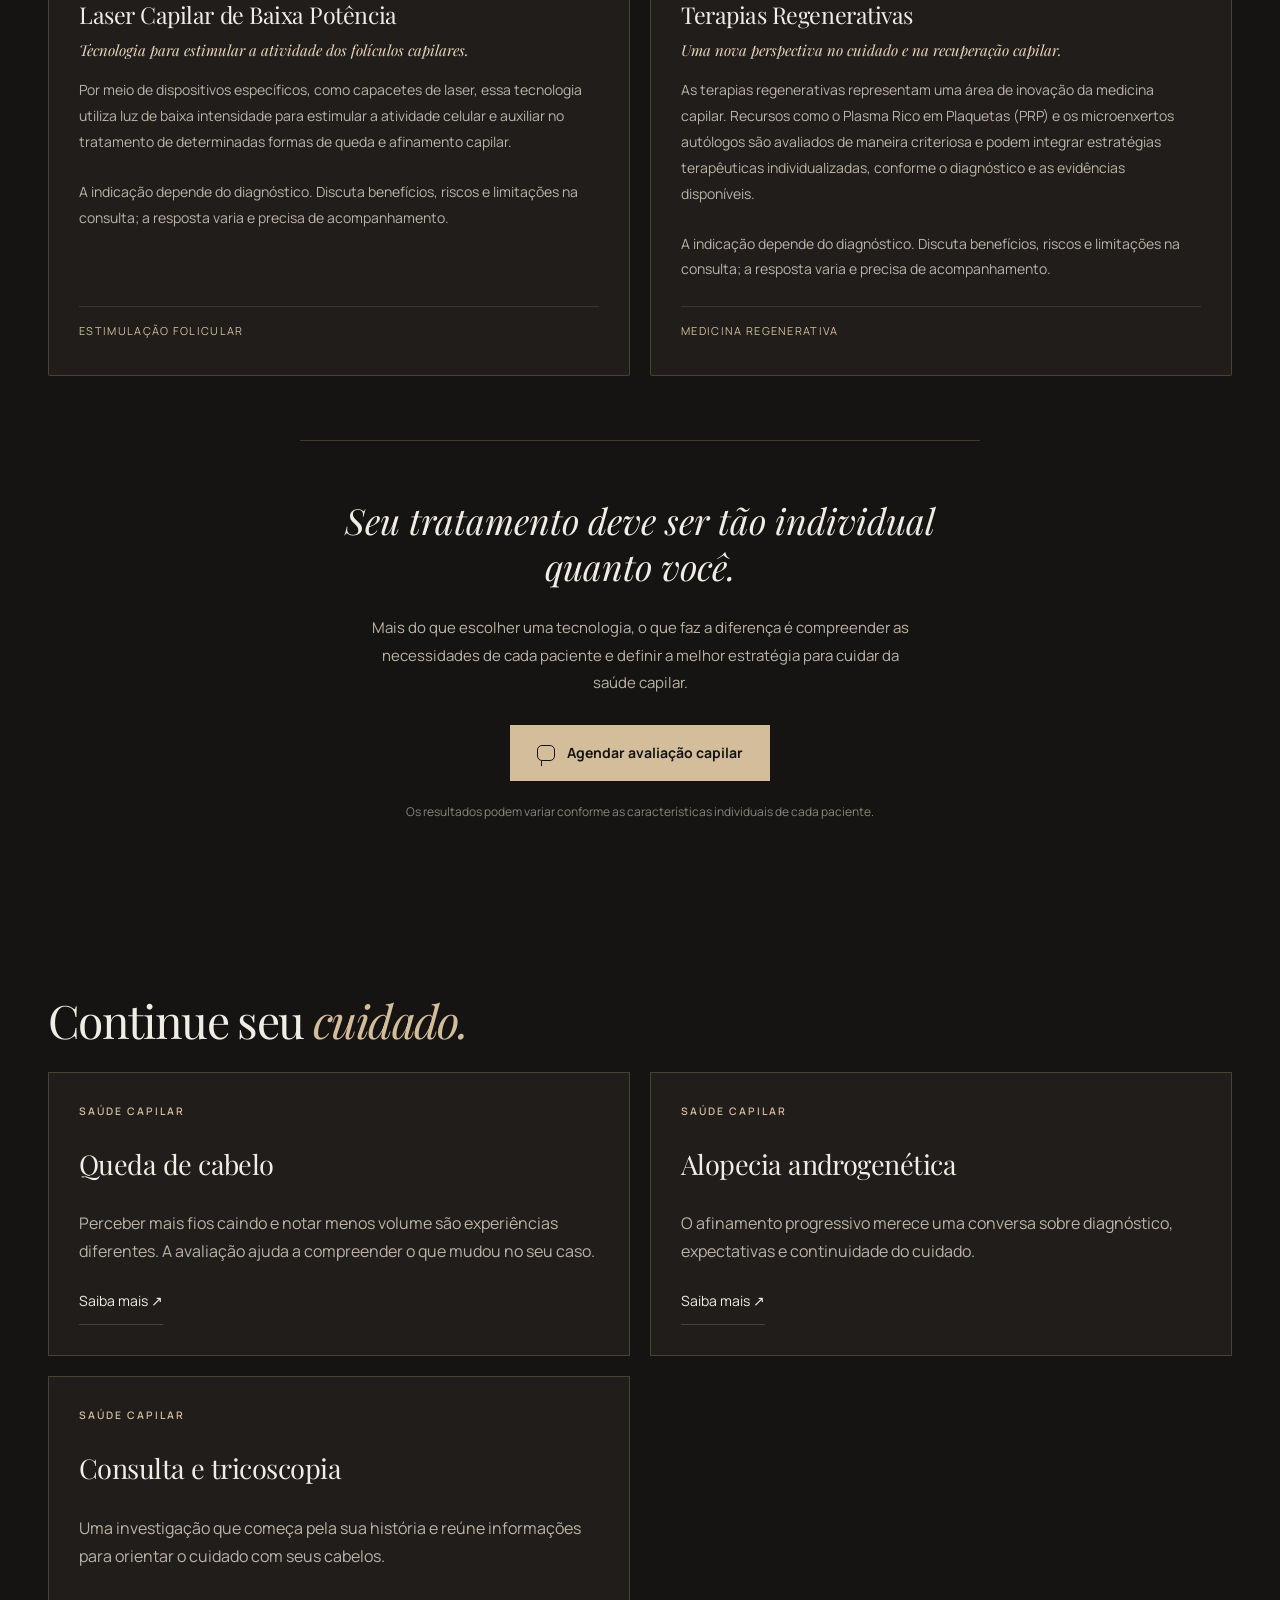
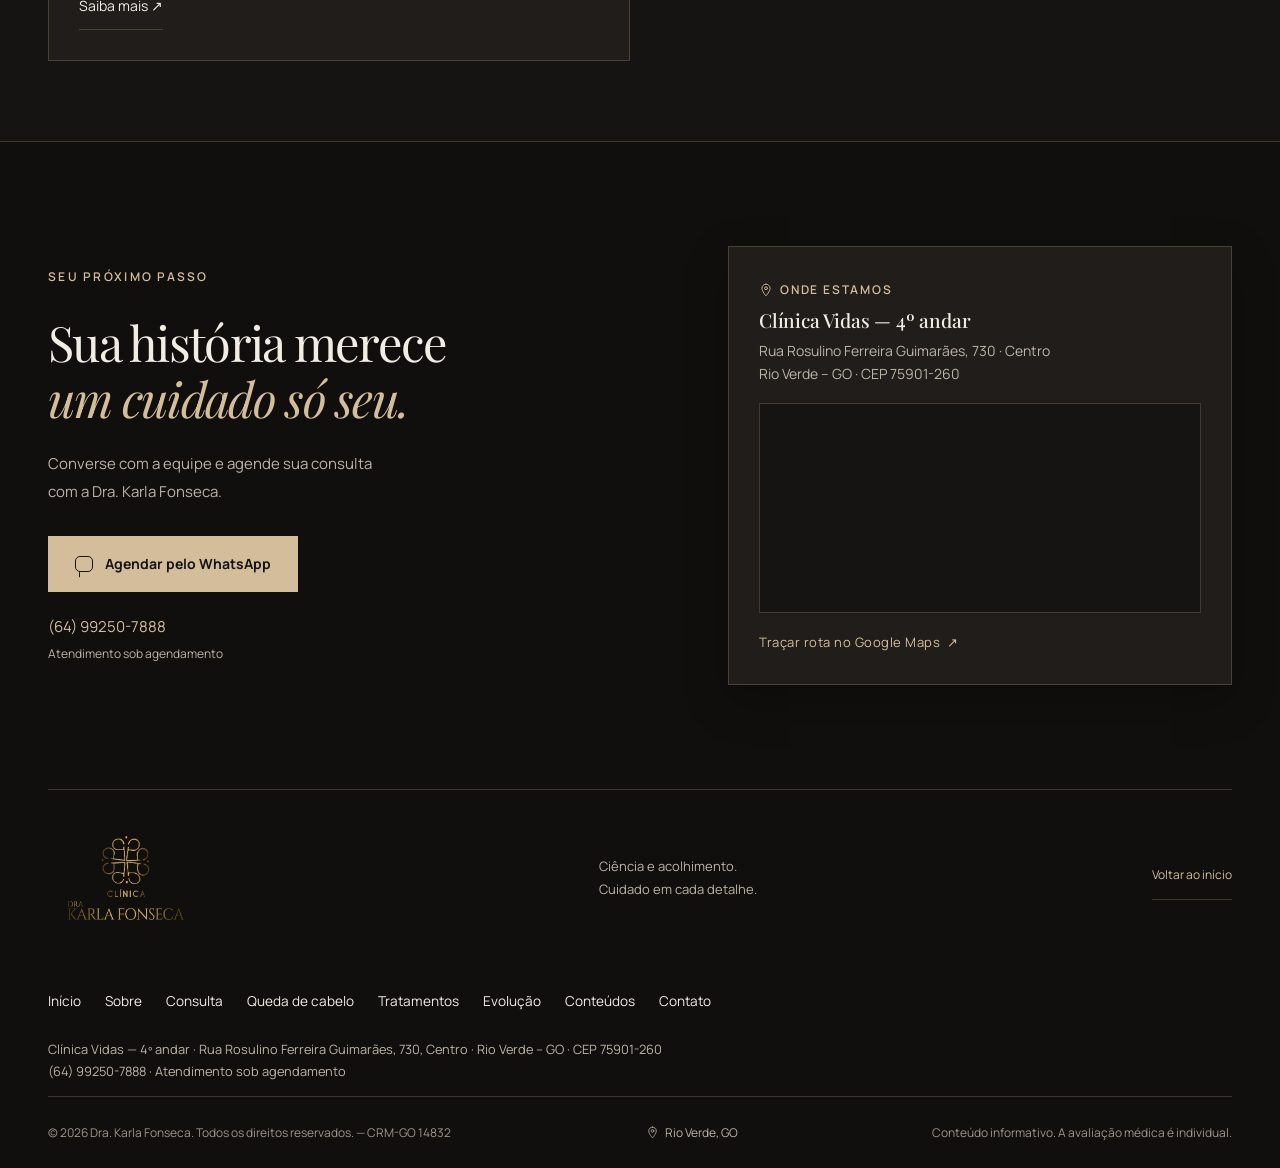
<file: tratamentos-capilares/index.html>
<!doctype html><html lang="pt-BR"><head><meta charset="UTF-8"><meta name="viewport" content="width=device-width, initial-scale=1, viewport-fit=cover"><meta name="theme-color" content="#161412"><title>Tratamentos capilares em Rio Verde | Dra. Karla Fonseca</title><meta name="description" content="Conheça os recursos apresentados pela clínica para o cuidado capilar, suas limitações e a importância do diagnóstico e do acompanhamento."><meta name="robots" content="noindex, nofollow"><meta property="og:type" content="website"><meta property="og:locale" content="pt_BR"><meta property="og:title" content="Tratamentos capilares em Rio Verde | Dra. Karla Fonseca"><meta property="og:description" content="Conheça os recursos apresentados pela clínica para o cuidado capilar, suas limitações e a importância do diagnóstico e do acompanhamento."><link rel="icon" href="/assets/logo-karla-fonseca.png"><link rel="stylesheet" href="/fonts.css"><link rel="stylesheet" href="/styles.css"><script type="application/ld+json">{"@context":"https://schema.org","@type":"MedicalClinic","name":"Clínica Dra. Karla Fonseca","telephone":"+55-64-99250-7888","address":{"@type":"PostalAddress","streetAddress":"Rua Rosulino Ferreira Guimarães, 730, Clínica Vidas, 4º andar, Centro","addressLocality":"Rio Verde","addressRegion":"GO","postalCode":"75901-260","addressCountry":"BR"}}</script><script src="/app.js" defer></script></head><body><a class="skip-link" href="#conteudo">Ir para o conteúdo</a><header class="site-header"><div class="container header-inner"><a class="brand" href="/" aria-label="Dra. Karla Fonseca — início"><span class="brand-logo"><img src="/assets/logo-karla-fonseca.png" alt="Clínica Dra. Karla Fonseca" width="1155" height="1155"></span></a><nav class="desktop-nav" aria-label="Navegação principal"><a href="/">Início</a><a href="/sobre/">Sobre</a><a href="/consulta-tricologia-rio-verde/">Consulta</a><a href="/queda-de-cabelo/">Queda de cabelo</a><details class="nav-dropdown"><summary>Alopecias</summary><div><a href="/alopecia-androgenetica/">Alopecia androgenética</a><a href="/alopecias-cicatriciais/">Alopecias cicatriciais</a><a href="/efluvio-telogeno/">Eflúvio telógeno</a></div></details><a href="/tratamentos-capilares/" aria-current="page">Tratamentos</a><a href="/#antes-depois">Evolução</a><a href="/conteudos/">Conteúdos</a><a href="/contato/">Contato</a></nav><a class="button button-small header-cta" href="https://wa.me/5564992507888?text=Ol%C3%A1%2C%20encontrei%20o%20site%20da%20Dra.%20Karla%20Fonseca%20e%20gostaria%20de%20informa%C3%A7%C3%B5es%20para%20agendar%20uma%20avalia%C3%A7%C3%A3o%20capilar." target="_blank" rel="noopener noreferrer">Agendar avaliação</a><button class="menu-button" type="button" aria-label="Abrir menu" aria-expanded="false" aria-controls="mobile-menu"><span></span><span></span></button></div><nav id="mobile-menu" class="mobile-menu" aria-label="Navegação no celular" hidden><a href="/">Início</a><a href="/sobre/">Sobre</a><a href="/consulta-tricologia-rio-verde/">Consulta</a><a href="/queda-de-cabelo/">Queda de cabelo</a><a href="/alopecia-androgenetica/">Alopecia androgenética</a><a href="/alopecias-cicatriciais/">Alopecias cicatriciais</a><a href="/efluvio-telogeno/">Eflúvio telógeno</a><a href="/tratamentos-capilares/" aria-current="page">Tratamentos</a><a href="/#antes-depois">Evolução</a><a href="/conteudos/">Conteúdos</a><a href="/contato/">Contato</a></nav></header><main id="conteudo"><section class="page-hero container"><nav class="breadcrumbs" aria-label="Caminho da página"><a href="/">Início</a><span aria-hidden="true">/</span><span aria-current="page">Tratamentos capilares</span></nav><p class="eyebrow">DRA. KARLA FONSECA · RIO VERDE, GO</p><h1>Tratamentos capilares: o diagnóstico orienta a escolha</h1><p class="page-lead">Uma técnica faz parte de um plano. A indicação começa pela avaliação individual.</p></section><section class="treatments-section section" id="tratamentos" aria-labelledby="treatments-title">
      <div class="container">
        <div class="section-top">
          <p class="eyebrow">05 / TRATAMENTOS CAPILARES</p><span class="section-aside">Tecnologia e ciência a serviço
            dos seus cabelos.</span>
        </div>
        <div class="section-intro">
          <h2 id="treatments-title">Tratamentos <em>Capilares.</em></h2>
          <p>Cada cabelo tem sua história. Por isso, acreditamos que resultados começam com um diagnóstico preciso e um
            tratamento verdadeiramente individualizado.</p>
        </div>
        <p class="treatments-lead">Na Clínica Dra. Karla Fonseca, aliamos conhecimento médico, tecnologias e recursos
          terapêuticos para cuidar da saúde do couro cabeludo, tratar diferentes causas de queda e buscar a recuperação
          capilar, respeitando as necessidades de cada paciente.</p>
        <div class="treatments-grid">
          <article class="treatment-card">
            <span class="card-index">01</span>
            <h3>MMP Capilar</h3>
            <p class="treatment-subtitle">Precisão no cuidado com o couro cabeludo.</p>
            <p>A Microinfusão de Medicamentos na Pele (MMP) permite a aplicação controlada de substâncias selecionadas
              diretamente no couro cabeludo. Uma técnica que pode integrar estratégias individualizadas de tratamento da
              queda e do afinamento dos fios.</p>
            <p class="treatment-context">A indicação depende do diagnóstico. Discuta benefícios, riscos e limitações na consulta; a resposta varia e precisa de acompanhamento.</p><span class="card-label">MICROINFUSÃO CONTROLADA</span>
          </article>
          <article class="treatment-card">
            <span class="card-index">02</span>
            <h3>Mesoterapia Capilar</h3>
            <p class="treatment-subtitle">Tratamento direcionado às necessidades dos seus cabelos.</p>
            <p>Por meio de microinjeções no couro cabeludo, a mesoterapia permite a administração localizada de
              substâncias específicas, selecionadas conforme o diagnóstico e as necessidades de cada paciente.</p>
            <p class="treatment-context">A indicação depende do diagnóstico. Discuta benefícios, riscos e limitações na consulta; a resposta varia e precisa de acompanhamento.</p><span class="card-label">ADMINISTRAÇÃO LOCALIZADA</span>
          </article>
          <article class="treatment-card">
            <span class="card-index">03</span>
            <h3>Fotobiomodulação com LED</h3>
            <p class="treatment-subtitle">A tecnologia da luz como aliada da saúde capilar.</p>
            <p>Modulação celular com luz em comprimentos de onda específicos para modular processos
              celulares. Pode complementar o tratamento capilar, conforme a indicação médica.</p>
            <p class="treatment-context">A indicação depende do diagnóstico. Discuta benefícios, riscos e limitações na consulta; a resposta varia e precisa de acompanhamento.</p><span class="card-label">MODULAÇÃO CELULAR COM LUZ</span>
          </article>
          <article class="treatment-card">
            <span class="card-index">04</span>
            <h3>Laser Capilar de Baixa Potência</h3>
            <p class="treatment-subtitle">Tecnologia para estimular a atividade dos folículos capilares.</p>
            <p>Por meio de dispositivos específicos, como capacetes de laser, essa tecnologia utiliza luz de baixa
              intensidade para estimular a atividade celular e auxiliar no tratamento de determinadas formas de queda e
              afinamento capilar.</p>
            <p class="treatment-context">A indicação depende do diagnóstico. Discuta benefícios, riscos e limitações na consulta; a resposta varia e precisa de acompanhamento.</p><span class="card-label">ESTIMULAÇÃO FOLICULAR</span>
          </article>
          <article class="treatment-card">
            <span class="card-index">05</span>
            <h3>Terapias Regenerativas</h3>
            <p class="treatment-subtitle">Uma nova perspectiva no cuidado e na recuperação capilar.</p>
            <p>As terapias regenerativas representam uma área de inovação da medicina capilar. Recursos como o Plasma
              Rico em Plaquetas (PRP) e os microenxertos autólogos são avaliados de maneira criteriosa e podem integrar
              estratégias terapêuticas individualizadas, conforme o diagnóstico e as evidências disponíveis.</p>
            <p class="treatment-context">A indicação depende do diagnóstico. Discuta benefícios, riscos e limitações na consulta; a resposta varia e precisa de acompanhamento.</p><span class="card-label">MEDICINA REGENERATIVA</span>
          </article>
        </div>
        <div class="treatments-closing">
          <div class="treatments-closing-rule"></div>
          <blockquote class="treatments-quote">Seu tratamento deve ser tão individual quanto você.</blockquote>
          <p>Mais do que escolher uma tecnologia, o que faz a diferença é compreender as necessidades de cada paciente e
            definir a melhor estratégia para cuidar da saúde capilar.</p>
          <a class="button" href="https://wa.me/5564992507888?text=Ol%C3%A1%2C%20encontrei%20o%20site%20da%20Dra.%20Karla%20Fonseca%20e%20gostaria%20de%20informa%C3%A7%C3%B5es%20para%20agendar%20uma%20avalia%C3%A7%C3%A3o%20capilar." target="_blank" rel="noopener noreferrer"><span
              class="chat-icon" aria-hidden="true"></span>Agendar avaliação capilar</a>
          <p class="treatments-disclaimer">Os resultados podem variar conforme as características individuais de cada
            paciente.</p>
        </div>
      </div>
    </section><section class="related-section container" aria-labelledby="related-title"><h2 id="related-title">Continue seu <em>cuidado.</em></h2><div class="topic-grid"><a class="topic-card" href="/queda-de-cabelo/"><span class="eyebrow">SAÚDE CAPILAR</span><h3>Queda de cabelo</h3><p>Perceber mais fios caindo e notar menos volume são experiências diferentes. A avaliação ajuda a compreender o que mudou no seu caso.</p><span class="text-link">Saiba mais <span aria-hidden="true">↗</span></span></a><a class="topic-card" href="/alopecia-androgenetica/"><span class="eyebrow">SAÚDE CAPILAR</span><h3>Alopecia androgenética</h3><p>O afinamento progressivo merece uma conversa sobre diagnóstico, expectativas e continuidade do cuidado.</p><span class="text-link">Saiba mais <span aria-hidden="true">↗</span></span></a><a class="topic-card" href="/consulta-tricologia-rio-verde/"><span class="eyebrow">SAÚDE CAPILAR</span><h3>Consulta e tricoscopia</h3><p>Uma investigação que começa pela sua história e reúne informações para orientar o cuidado com seus cabelos.</p><span class="text-link">Saiba mais <span aria-hidden="true">↗</span></span></a></div></section><section class="contact-section" id="contato" aria-labelledby="contact-title">
      <div class="container contact-layout">
        <div class="contact-inner">
          <p class="eyebrow">SEU PRÓXIMO PASSO</p>
          <h2 id="contact-title">Sua história merece<br><em>um cuidado só seu.</em></h2>
          <p>Converse com a equipe e agende sua consulta<br class="desktop-break"> com a Dra. Karla Fonseca.</p>
          <a class="button" href="https://wa.me/5564992507888?text=Ol%C3%A1%2C%20encontrei%20o%20site%20da%20Dra.%20Karla%20Fonseca%20e%20gostaria%20de%20informa%C3%A7%C3%B5es%20para%20agendar%20uma%20avalia%C3%A7%C3%A3o%20capilar." target="_blank" rel="noopener noreferrer"><span
              class="chat-icon" aria-hidden="true"></span>Agendar pelo WhatsApp</a>
          <a class="contact-phone" href="tel:+5564992507888">(64) 99250-7888</a>
          <span class="contact-detail">Atendimento sob agendamento</span>
        </div>
        <div class="contact-card">
          <div class="contact-card-header">
            <span class="contact-card-eyebrow">
              <svg aria-hidden="true" xmlns="http://www.w3.org/2000/svg" viewBox="0 0 24 24" fill="none"
                stroke="currentColor" stroke-width="1.5" stroke-linecap="round" stroke-linejoin="round">
                <path d="M12 2C8.13 2 5 5.13 5 9c0 5.25 7 13 7 13s7-7.75 7-13c0-3.87-3.13-7-7-7z" />
                <circle cx="12" cy="9" r="2.5" />
              </svg>
              Onde estamos
            </span>
            <h3 class="contact-card-title">Clínica Vidas &mdash; 4º andar</h3>
            <p class="contact-card-address">
              Rua Rosulino Ferreira Guimarães, 730 &middot; Centro<br>
              Rio Verde &ndash; GO &middot; CEP 75901-260
            </p>
          </div>
          <div class="contact-map-frame">
            <iframe title="Localização da Clínica Dra. Karla Fonseca no Google Maps"
              src="https://maps.google.com/maps?q=Rua+Rosulino+Ferreira+Guimarães+730+Centro+Rio+Verde+GO+75901-260&output=embed&z=16"
              width="100%" height="100%" style="border:0;display:block;" allowfullscreen="" loading="lazy"
              referrerpolicy="no-referrer-when-downgrade">
            </iframe>
          </div>
          <a class="contact-card-link"
            href="https://www.google.com/maps/search/Rua+Rosulino+Ferreira+Guimar%C3%A3es,+730,+Cl%C3%ADnica+Vidas,+Centro,+Rio+Verde,+GO,+75901-260"
            target="_blank" rel="noopener noreferrer">
            <span>Traçar rota no Google Maps</span>
            <span aria-hidden="true">&nearr;</span>
          </a>
        </div>
      </div>
    </section></main><footer class="site-footer">
    <div class="container">
      <div class="footer-main"><a class="brand" href="/#inicio"><span class="brand-logo"><img
              src="/assets/logo-karla-fonseca.png" alt="Clínica Dra. Karla Fonseca" width="1155"
              height="1155"></span></a>
        <p>Ciência e acolhimento.<br>Cuidado em cada detalhe.</p><a href="/#inicio" class="text-link">Voltar ao
          início</a>
      </div>
      <nav class="footer-links" aria-label="Links do rodapé"><a href="/">Início</a><a href="/sobre/">Sobre</a><a href="/consulta-tricologia-rio-verde/">Consulta</a><a href="/queda-de-cabelo/">Queda de cabelo</a><a href="/tratamentos-capilares/">Tratamentos</a><a href="/#antes-depois">Evolução</a><a href="/conteudos/">Conteúdos</a><a href="/contato/">Contato</a></nav><p class="footer-address">Clínica Vidas — 4º andar · Rua Rosulino Ferreira Guimarães, 730, Centro · Rio Verde – GO · CEP 75901-260<br><a href="tel:+5564992507888">(64) 99250-7888</a> · Atendimento sob agendamento</p><div class="footer-bottom">
        <span>© 2026 Dra. Karla Fonseca. Todos os direitos reservados. &mdash; CRM-GO 14832</span>
        <a class="footer-location"
          href="https://www.google.com/maps/search/Rua+Rosulino+Ferreira+Guimar%C3%A3es,+730,+Cl%C3%ADnica+Vidas,+Centro,+Rio+Verde,+GO"
          target="_blank" rel="noopener noreferrer">
          <svg aria-hidden="true" xmlns="http://www.w3.org/2000/svg" viewBox="0 0 24 24" fill="none"
            stroke="currentColor" stroke-width="1.5" stroke-linecap="round" stroke-linejoin="round">
            <path d="M12 2C8.13 2 5 5.13 5 9c0 5.25 7 13 7 13s7-7.75 7-13c0-3.87-3.13-7-7-7z" />
            <circle cx="12" cy="9" r="2.5" />
          </svg>
          Rio Verde, GO
        </a>
        <span>Conteúdo informativo. A avaliação médica é individual.</span>
      </div>
    </div>
  </footer>
  <a class="whatsapp-float" href="https://wa.me/5564992507888?text=Ol%C3%A1%2C%20encontrei%20o%20site%20da%20Dra.%20Karla%20Fonseca%20e%20gostaria%20de%20informa%C3%A7%C3%B5es%20para%20agendar%20uma%20avalia%C3%A7%C3%A3o%20capilar." target="_blank" rel="noopener noreferrer"
    aria-label="Agendar consulta pelo WhatsApp" title="Fale pelo WhatsApp"><svg aria-hidden="true" focusable="false"
      xmlns="http://www.w3.org/2000/svg"
      viewBox="0 0 448 512"><!--! Font Awesome Free 6.7.2 by @fontawesome - https://fontawesome.com License - https://fontawesome.com/license/free (Icons: CC BY 4.0, Fonts: SIL OFL 1.1, Code: MIT License) Copyright 2024 Fonticons, Inc. -->
      <path
        d="M380.9 97.1C339 55.1 283.2 32 223.9 32c-122.4 0-222 99.6-222 222 0 39.1 10.2 77.3 29.6 111L0 480l117.7-30.9c32.4 17.7 68.9 27 106.1 27h.1c122.3 0 224.1-99.6 224.1-222 0-59.3-25.2-115-67.1-157zm-157 341.6c-33.2 0-65.7-8.9-94-25.7l-6.7-4-69.8 18.3L72 359.2l-4.4-7c-18.5-29.4-28.2-63.3-28.2-98.2 0-101.7 82.8-184.5 184.6-184.5 49.3 0 95.6 19.2 130.4 54.1 34.8 34.9 56.2 81.2 56.1 130.5 0 101.8-84.9 184.6-186.6 184.6zm101.2-138.2c-5.5-2.8-32.8-16.2-37.9-18-5.1-1.9-8.8-2.8-12.5 2.8-3.7 5.6-14.3 18-17.6 21.8-3.2 3.7-6.5 4.2-12 1.4-32.6-16.3-54-29.1-75.5-66-5.7-9.8 5.7-9.1 16.3-30.3 1.8-3.7.9-6.9-.5-9.7-1.4-2.8-12.5-30.1-17.1-41.2-4.5-10.8-9.1-9.3-12.5-9.5-3.2-.2-6.9-.2-10.6-.2-3.7 0-9.7 1.4-14.8 6.9-5.1 5.6-19.4 19-19.4 46.3 0 27.3 19.9 53.7 22.6 57.4 2.8 3.7 39.1 59.7 94.8 83.8 35.2 15.2 49 16.5 66.6 13.9 10.7-1.6 32.8-13.4 37.4-26.4 4.6-13 4.6-24.1 3.2-26.4-1.3-2.5-5-3.9-10.5-6.6z" />
    </svg></a>
</body></html>
</file>
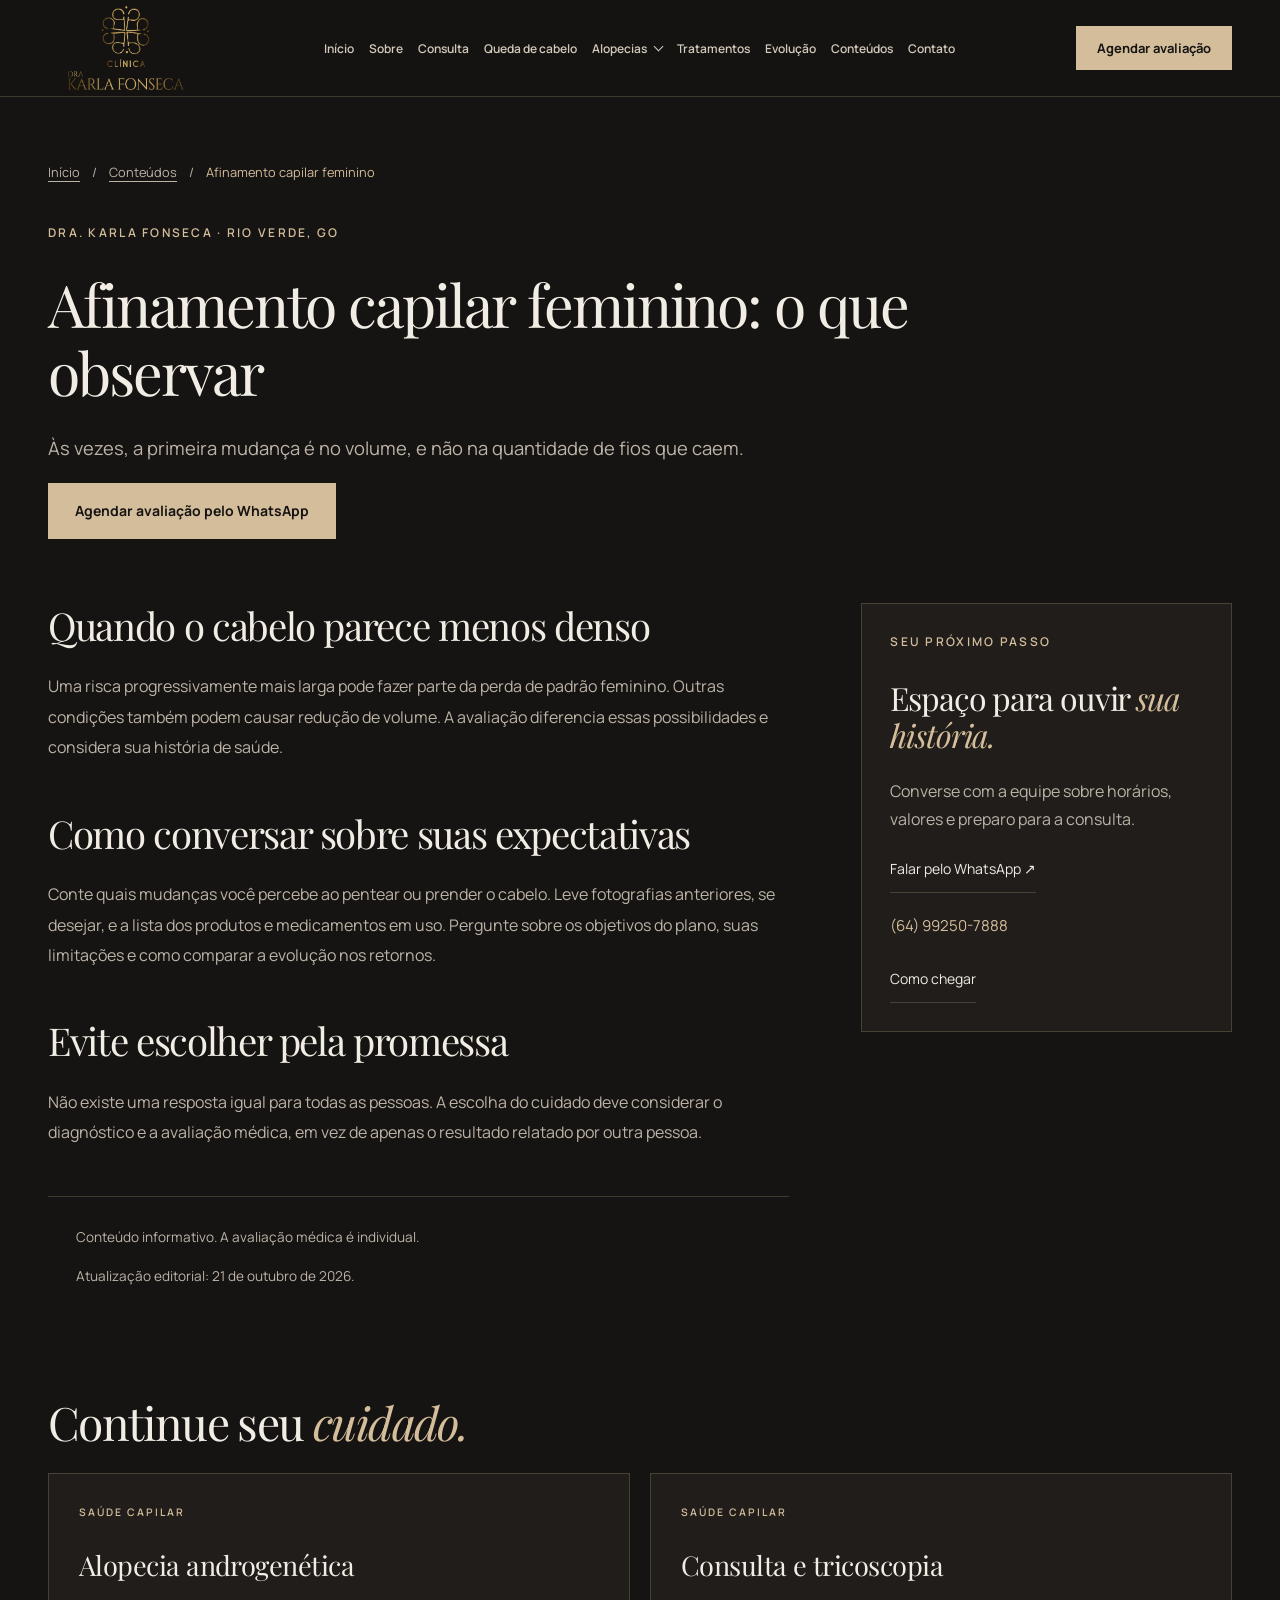
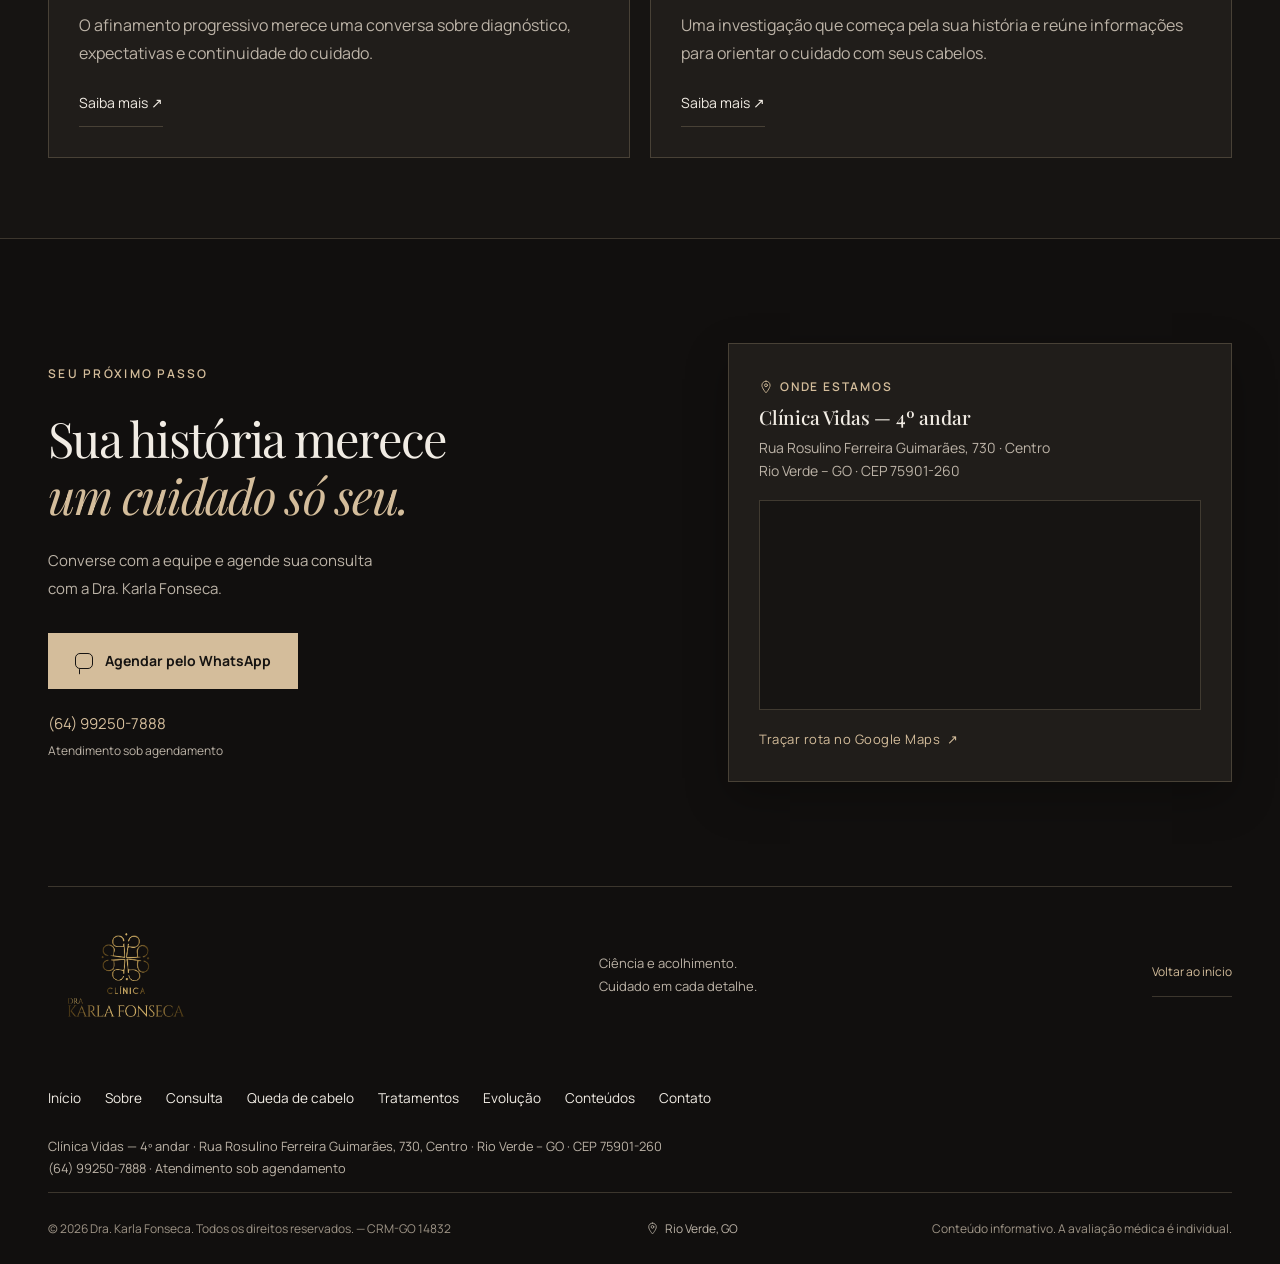
<file: conteudos/afinamento-capilar-feminino/index.html>
<!doctype html><html lang="pt-BR"><head><meta charset="UTF-8"><meta name="viewport" content="width=device-width, initial-scale=1, viewport-fit=cover"><meta name="theme-color" content="#161412"><title>Afinamento capilar feminino: o que observar | Dra. Karla Fonseca</title><meta name="description" content="Risca mais larga ou menos volume? Entenda por que o afinamento capilar feminino precisa de avaliação individualizada."><meta name="robots" content="noindex, nofollow"><meta property="og:type" content="website"><meta property="og:locale" content="pt_BR"><meta property="og:title" content="Afinamento capilar feminino: o que observar | Dra. Karla Fonseca"><meta property="og:description" content="Risca mais larga ou menos volume? Entenda por que o afinamento capilar feminino precisa de avaliação individualizada."><link rel="icon" href="/assets/logo-karla-fonseca.png"><link rel="stylesheet" href="/fonts.css"><link rel="stylesheet" href="/styles.css"><script type="application/ld+json">{"@context":"https://schema.org","@type":"MedicalClinic","name":"Clínica Dra. Karla Fonseca","telephone":"+55-64-99250-7888","address":{"@type":"PostalAddress","streetAddress":"Rua Rosulino Ferreira Guimarães, 730, Clínica Vidas, 4º andar, Centro","addressLocality":"Rio Verde","addressRegion":"GO","postalCode":"75901-260","addressCountry":"BR"}}</script><script src="/app.js" defer></script></head><body><a class="skip-link" href="#conteudo">Ir para o conteúdo</a><header class="site-header"><div class="container header-inner"><a class="brand" href="/" aria-label="Dra. Karla Fonseca — início"><span class="brand-logo"><img src="/assets/logo-karla-fonseca.png" alt="Clínica Dra. Karla Fonseca" width="1155" height="1155"></span></a><nav class="desktop-nav" aria-label="Navegação principal"><a href="/">Início</a><a href="/sobre/">Sobre</a><a href="/consulta-tricologia-rio-verde/">Consulta</a><a href="/queda-de-cabelo/">Queda de cabelo</a><details class="nav-dropdown"><summary>Alopecias</summary><div><a href="/alopecia-androgenetica/">Alopecia androgenética</a><a href="/alopecias-cicatriciais/">Alopecias cicatriciais</a><a href="/efluvio-telogeno/">Eflúvio telógeno</a></div></details><a href="/tratamentos-capilares/">Tratamentos</a><a href="/#antes-depois">Evolução</a><a href="/conteudos/">Conteúdos</a><a href="/contato/">Contato</a></nav><a class="button button-small header-cta" href="https://wa.me/5564992507888?text=Ol%C3%A1%2C%20encontrei%20o%20site%20da%20Dra.%20Karla%20Fonseca%20e%20gostaria%20de%20informa%C3%A7%C3%B5es%20para%20agendar%20uma%20avalia%C3%A7%C3%A3o%20capilar." target="_blank" rel="noopener noreferrer">Agendar avaliação</a><button class="menu-button" type="button" aria-label="Abrir menu" aria-expanded="false" aria-controls="mobile-menu"><span></span><span></span></button></div><nav id="mobile-menu" class="mobile-menu" aria-label="Navegação no celular" hidden><a href="/">Início</a><a href="/sobre/">Sobre</a><a href="/consulta-tricologia-rio-verde/">Consulta</a><a href="/queda-de-cabelo/">Queda de cabelo</a><a href="/alopecia-androgenetica/">Alopecia androgenética</a><a href="/alopecias-cicatriciais/">Alopecias cicatriciais</a><a href="/efluvio-telogeno/">Eflúvio telógeno</a><a href="/tratamentos-capilares/">Tratamentos</a><a href="/#antes-depois">Evolução</a><a href="/conteudos/">Conteúdos</a><a href="/contato/">Contato</a></nav></header><main id="conteudo"><section class="page-hero container"><nav class="breadcrumbs" aria-label="Caminho da página"><a href="/">Início</a><span aria-hidden="true">/</span><a href="/conteudos/">Conteúdos</a><span aria-hidden="true">/</span><span aria-current="page">Afinamento capilar feminino</span></nav><p class="eyebrow">DRA. KARLA FONSECA · RIO VERDE, GO</p><h1>Afinamento capilar feminino: o que observar</h1><p class="page-lead">Às vezes, a primeira mudança é no volume, e não na quantidade de fios que caem.</p><a class="button" href="https://wa.me/5564992507888?text=Ol%C3%A1%2C%20encontrei%20o%20site%20da%20Dra.%20Karla%20Fonseca%20e%20gostaria%20de%20informa%C3%A7%C3%B5es%20para%20agendar%20uma%20avalia%C3%A7%C3%A3o%20capilar." target="_blank" rel="noopener noreferrer">Agendar avaliação pelo WhatsApp</a></section><div class="container article-layout"><article class="clinical-copy"><section><h2>Quando o cabelo parece menos denso</h2><p>Uma risca progressivamente mais larga pode fazer parte da perda de padrão feminino. Outras condições também podem causar redução de volume. A avaliação diferencia essas possibilidades e considera sua história de saúde.</p></section><section><h2>Como conversar sobre suas expectativas</h2><p>Conte quais mudanças você percebe ao pentear ou prender o cabelo. Leve fotografias anteriores, se desejar, e a lista dos produtos e medicamentos em uso. Pergunte sobre os objetivos do plano, suas limitações e como comparar a evolução nos retornos.</p></section><section><h2>Evite escolher pela promessa</h2><p>Não existe uma resposta igual para todas as pessoas. A escolha do cuidado deve considerar o diagnóstico e a avaliação médica, em vez de apenas o resultado relatado por outra pessoa.</p></section><aside class="editorial-note"><p>Conteúdo informativo. A avaliação médica é individual.</p><p>Atualização editorial: <time datetime="2026-10-21">21 de outubro de 2026</time>.</p></aside></article><aside class="care-sidebar"><p class="eyebrow">SEU PRÓXIMO PASSO</p><h2>Espaço para ouvir <em>sua história.</em></h2><p>Converse com a equipe sobre horários, valores e preparo para a consulta.</p><a class="text-link" href="https://wa.me/5564992507888?text=Ol%C3%A1%2C%20encontrei%20o%20site%20da%20Dra.%20Karla%20Fonseca%20e%20gostaria%20de%20informa%C3%A7%C3%B5es%20para%20agendar%20uma%20avalia%C3%A7%C3%A3o%20capilar." target="_blank" rel="noopener noreferrer">Falar pelo WhatsApp ↗</a><a class="contact-phone" href="tel:+5564992507888">(64) 99250-7888</a><a class="text-link" href="/contato/">Como chegar</a></aside></div><section class="related-section container" aria-labelledby="related-title"><h2 id="related-title">Continue seu <em>cuidado.</em></h2><div class="topic-grid"><a class="topic-card" href="/alopecia-androgenetica/"><span class="eyebrow">SAÚDE CAPILAR</span><h3>Alopecia androgenética</h3><p>O afinamento progressivo merece uma conversa sobre diagnóstico, expectativas e continuidade do cuidado.</p><span class="text-link">Saiba mais <span aria-hidden="true">↗</span></span></a><a class="topic-card" href="/consulta-tricologia-rio-verde/"><span class="eyebrow">SAÚDE CAPILAR</span><h3>Consulta e tricoscopia</h3><p>Uma investigação que começa pela sua história e reúne informações para orientar o cuidado com seus cabelos.</p><span class="text-link">Saiba mais <span aria-hidden="true">↗</span></span></a></div></section><section class="contact-section" id="contato" aria-labelledby="contact-title">
      <div class="container contact-layout">
        <div class="contact-inner">
          <p class="eyebrow">SEU PRÓXIMO PASSO</p>
          <h2 id="contact-title">Sua história merece<br><em>um cuidado só seu.</em></h2>
          <p>Converse com a equipe e agende sua consulta<br class="desktop-break"> com a Dra. Karla Fonseca.</p>
          <a class="button" href="https://wa.me/5564992507888?text=Ol%C3%A1%2C%20encontrei%20o%20site%20da%20Dra.%20Karla%20Fonseca%20e%20gostaria%20de%20informa%C3%A7%C3%B5es%20para%20agendar%20uma%20avalia%C3%A7%C3%A3o%20capilar." target="_blank" rel="noopener noreferrer"><span
              class="chat-icon" aria-hidden="true"></span>Agendar pelo WhatsApp</a>
          <a class="contact-phone" href="tel:+5564992507888">(64) 99250-7888</a>
          <span class="contact-detail">Atendimento sob agendamento</span>
        </div>
        <div class="contact-card">
          <div class="contact-card-header">
            <span class="contact-card-eyebrow">
              <svg aria-hidden="true" xmlns="http://www.w3.org/2000/svg" viewBox="0 0 24 24" fill="none"
                stroke="currentColor" stroke-width="1.5" stroke-linecap="round" stroke-linejoin="round">
                <path d="M12 2C8.13 2 5 5.13 5 9c0 5.25 7 13 7 13s7-7.75 7-13c0-3.87-3.13-7-7-7z" />
                <circle cx="12" cy="9" r="2.5" />
              </svg>
              Onde estamos
            </span>
            <h3 class="contact-card-title">Clínica Vidas &mdash; 4º andar</h3>
            <p class="contact-card-address">
              Rua Rosulino Ferreira Guimarães, 730 &middot; Centro<br>
              Rio Verde &ndash; GO &middot; CEP 75901-260
            </p>
          </div>
          <div class="contact-map-frame">
            <iframe title="Localização da Clínica Dra. Karla Fonseca no Google Maps"
              src="https://maps.google.com/maps?q=Rua+Rosulino+Ferreira+Guimarães+730+Centro+Rio+Verde+GO+75901-260&output=embed&z=16"
              width="100%" height="100%" style="border:0;display:block;" allowfullscreen="" loading="lazy"
              referrerpolicy="no-referrer-when-downgrade">
            </iframe>
          </div>
          <a class="contact-card-link"
            href="https://www.google.com/maps/search/Rua+Rosulino+Ferreira+Guimar%C3%A3es,+730,+Cl%C3%ADnica+Vidas,+Centro,+Rio+Verde,+GO,+75901-260"
            target="_blank" rel="noopener noreferrer">
            <span>Traçar rota no Google Maps</span>
            <span aria-hidden="true">&nearr;</span>
          </a>
        </div>
      </div>
    </section></main><footer class="site-footer">
    <div class="container">
      <div class="footer-main"><a class="brand" href="/#inicio"><span class="brand-logo"><img
              src="/assets/logo-karla-fonseca.png" alt="Clínica Dra. Karla Fonseca" width="1155"
              height="1155"></span></a>
        <p>Ciência e acolhimento.<br>Cuidado em cada detalhe.</p><a href="/#inicio" class="text-link">Voltar ao
          início</a>
      </div>
      <nav class="footer-links" aria-label="Links do rodapé"><a href="/">Início</a><a href="/sobre/">Sobre</a><a href="/consulta-tricologia-rio-verde/">Consulta</a><a href="/queda-de-cabelo/">Queda de cabelo</a><a href="/tratamentos-capilares/">Tratamentos</a><a href="/#antes-depois">Evolução</a><a href="/conteudos/">Conteúdos</a><a href="/contato/">Contato</a></nav><p class="footer-address">Clínica Vidas — 4º andar · Rua Rosulino Ferreira Guimarães, 730, Centro · Rio Verde – GO · CEP 75901-260<br><a href="tel:+5564992507888">(64) 99250-7888</a> · Atendimento sob agendamento</p><div class="footer-bottom">
        <span>© 2026 Dra. Karla Fonseca. Todos os direitos reservados. &mdash; CRM-GO 14832</span>
        <a class="footer-location"
          href="https://www.google.com/maps/search/Rua+Rosulino+Ferreira+Guimar%C3%A3es,+730,+Cl%C3%ADnica+Vidas,+Centro,+Rio+Verde,+GO"
          target="_blank" rel="noopener noreferrer">
          <svg aria-hidden="true" xmlns="http://www.w3.org/2000/svg" viewBox="0 0 24 24" fill="none"
            stroke="currentColor" stroke-width="1.5" stroke-linecap="round" stroke-linejoin="round">
            <path d="M12 2C8.13 2 5 5.13 5 9c0 5.25 7 13 7 13s7-7.75 7-13c0-3.87-3.13-7-7-7z" />
            <circle cx="12" cy="9" r="2.5" />
          </svg>
          Rio Verde, GO
        </a>
        <span>Conteúdo informativo. A avaliação médica é individual.</span>
      </div>
    </div>
  </footer>
  <a class="whatsapp-float" href="https://wa.me/5564992507888?text=Ol%C3%A1%2C%20encontrei%20o%20site%20da%20Dra.%20Karla%20Fonseca%20e%20gostaria%20de%20informa%C3%A7%C3%B5es%20para%20agendar%20uma%20avalia%C3%A7%C3%A3o%20capilar." target="_blank" rel="noopener noreferrer"
    aria-label="Agendar consulta pelo WhatsApp" title="Fale pelo WhatsApp"><svg aria-hidden="true" focusable="false"
      xmlns="http://www.w3.org/2000/svg"
      viewBox="0 0 448 512"><!--! Font Awesome Free 6.7.2 by @fontawesome - https://fontawesome.com License - https://fontawesome.com/license/free (Icons: CC BY 4.0, Fonts: SIL OFL 1.1, Code: MIT License) Copyright 2024 Fonticons, Inc. -->
      <path
        d="M380.9 97.1C339 55.1 283.2 32 223.9 32c-122.4 0-222 99.6-222 222 0 39.1 10.2 77.3 29.6 111L0 480l117.7-30.9c32.4 17.7 68.9 27 106.1 27h.1c122.3 0 224.1-99.6 224.1-222 0-59.3-25.2-115-67.1-157zm-157 341.6c-33.2 0-65.7-8.9-94-25.7l-6.7-4-69.8 18.3L72 359.2l-4.4-7c-18.5-29.4-28.2-63.3-28.2-98.2 0-101.7 82.8-184.5 184.6-184.5 49.3 0 95.6 19.2 130.4 54.1 34.8 34.9 56.2 81.2 56.1 130.5 0 101.8-84.9 184.6-186.6 184.6zm101.2-138.2c-5.5-2.8-32.8-16.2-37.9-18-5.1-1.9-8.8-2.8-12.5 2.8-3.7 5.6-14.3 18-17.6 21.8-3.2 3.7-6.5 4.2-12 1.4-32.6-16.3-54-29.1-75.5-66-5.7-9.8 5.7-9.1 16.3-30.3 1.8-3.7.9-6.9-.5-9.7-1.4-2.8-12.5-30.1-17.1-41.2-4.5-10.8-9.1-9.3-12.5-9.5-3.2-.2-6.9-.2-10.6-.2-3.7 0-9.7 1.4-14.8 6.9-5.1 5.6-19.4 19-19.4 46.3 0 27.3 19.9 53.7 22.6 57.4 2.8 3.7 39.1 59.7 94.8 83.8 35.2 15.2 49 16.5 66.6 13.9 10.7-1.6 32.8-13.4 37.4-26.4 4.6-13 4.6-24.1 3.2-26.4-1.3-2.5-5-3.9-10.5-6.6z" />
    </svg></a>
</body></html>
</file>
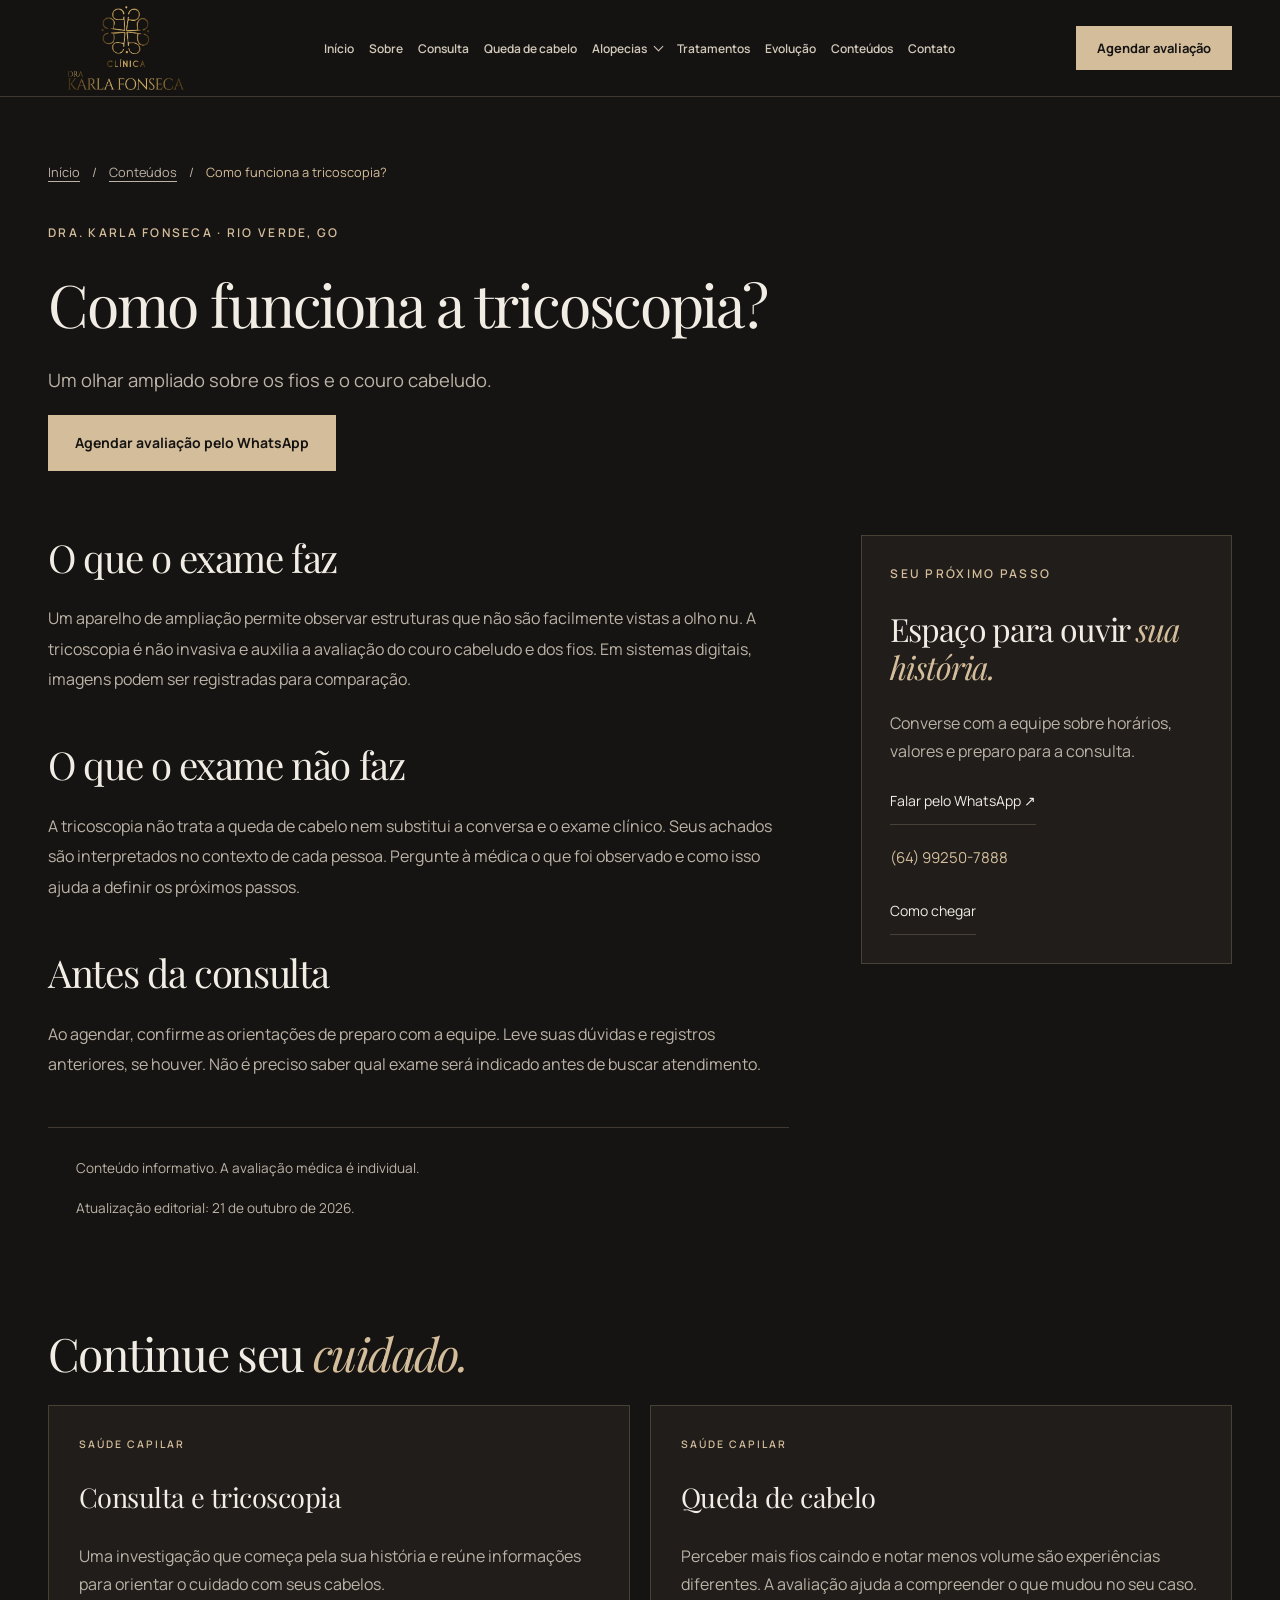
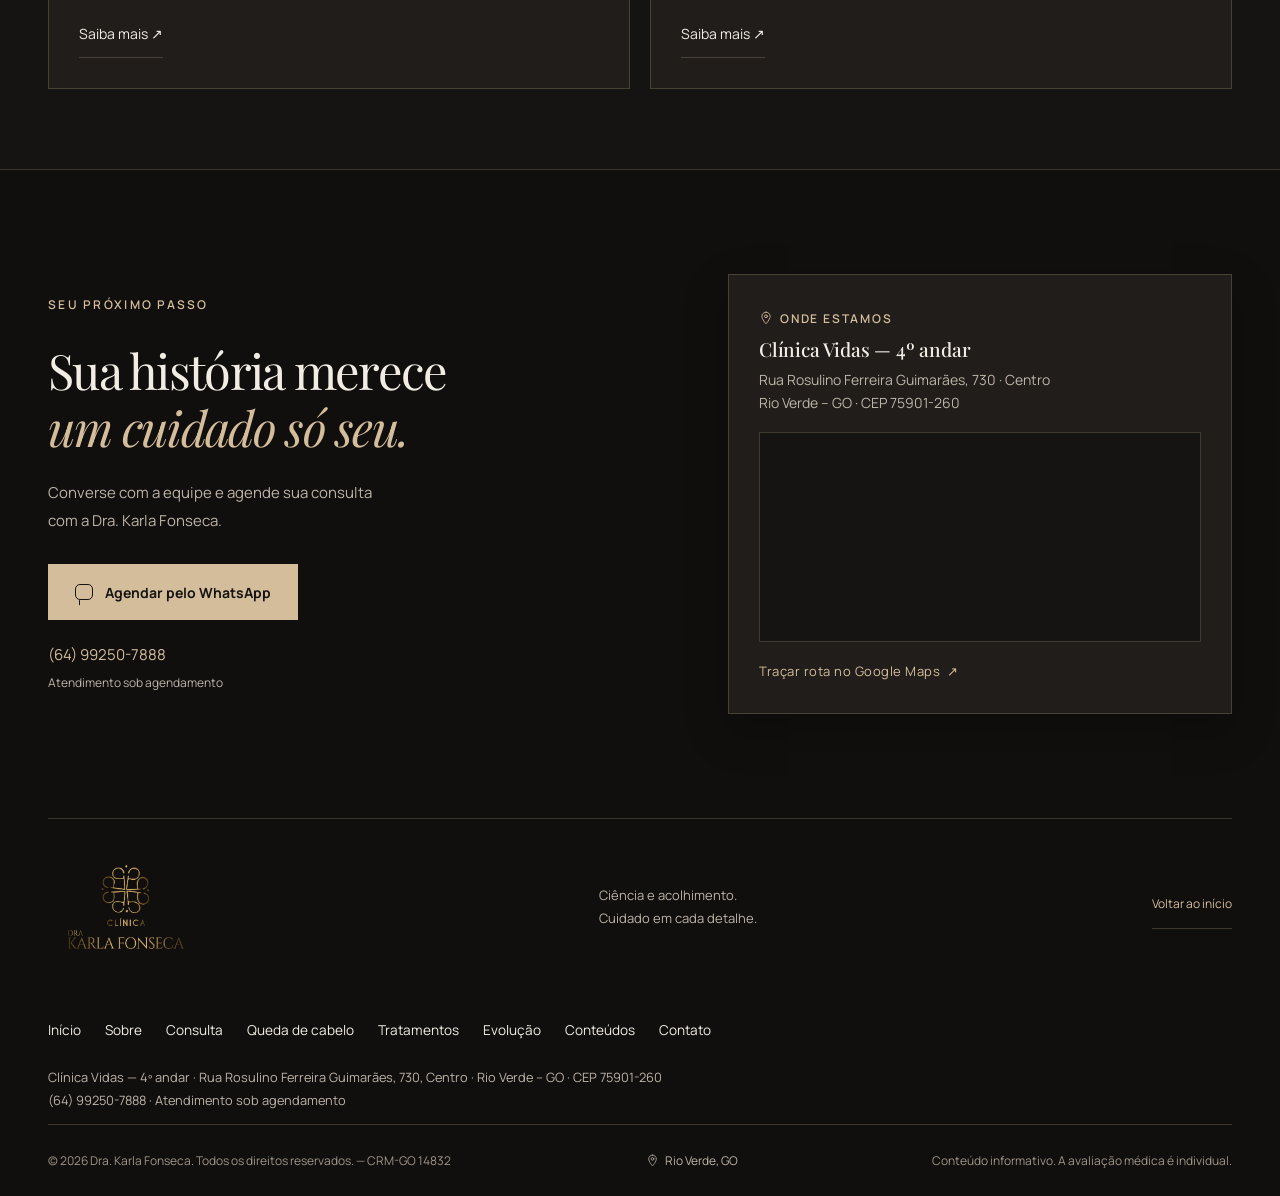
<file: conteudos/como-funciona-a-tricoscopia/index.html>
<!doctype html><html lang="pt-BR"><head><meta charset="UTF-8"><meta name="viewport" content="width=device-width, initial-scale=1, viewport-fit=cover"><meta name="theme-color" content="#161412"><title>Como funciona a tricoscopia? | Dra. Karla Fonseca</title><meta name="description" content="Conheça o exame que amplia a visualização dos fios e do couro cabeludo e entenda seu papel na avaliação capilar."><meta name="robots" content="noindex, nofollow"><meta property="og:type" content="website"><meta property="og:locale" content="pt_BR"><meta property="og:title" content="Como funciona a tricoscopia? | Dra. Karla Fonseca"><meta property="og:description" content="Conheça o exame que amplia a visualização dos fios e do couro cabeludo e entenda seu papel na avaliação capilar."><link rel="icon" href="/assets/logo-karla-fonseca.png"><link rel="stylesheet" href="/fonts.css"><link rel="stylesheet" href="/styles.css"><script type="application/ld+json">{"@context":"https://schema.org","@type":"MedicalClinic","name":"Clínica Dra. Karla Fonseca","telephone":"+55-64-99250-7888","address":{"@type":"PostalAddress","streetAddress":"Rua Rosulino Ferreira Guimarães, 730, Clínica Vidas, 4º andar, Centro","addressLocality":"Rio Verde","addressRegion":"GO","postalCode":"75901-260","addressCountry":"BR"}}</script><script src="/app.js" defer></script></head><body><a class="skip-link" href="#conteudo">Ir para o conteúdo</a><header class="site-header"><div class="container header-inner"><a class="brand" href="/" aria-label="Dra. Karla Fonseca — início"><span class="brand-logo"><img src="/assets/logo-karla-fonseca.png" alt="Clínica Dra. Karla Fonseca" width="1155" height="1155"></span></a><nav class="desktop-nav" aria-label="Navegação principal"><a href="/">Início</a><a href="/sobre/">Sobre</a><a href="/consulta-tricologia-rio-verde/">Consulta</a><a href="/queda-de-cabelo/">Queda de cabelo</a><details class="nav-dropdown"><summary>Alopecias</summary><div><a href="/alopecia-androgenetica/">Alopecia androgenética</a><a href="/alopecias-cicatriciais/">Alopecias cicatriciais</a><a href="/efluvio-telogeno/">Eflúvio telógeno</a></div></details><a href="/tratamentos-capilares/">Tratamentos</a><a href="/#antes-depois">Evolução</a><a href="/conteudos/">Conteúdos</a><a href="/contato/">Contato</a></nav><a class="button button-small header-cta" href="https://wa.me/5564992507888?text=Ol%C3%A1%2C%20encontrei%20o%20site%20da%20Dra.%20Karla%20Fonseca%20e%20gostaria%20de%20informa%C3%A7%C3%B5es%20para%20agendar%20uma%20avalia%C3%A7%C3%A3o%20capilar." target="_blank" rel="noopener noreferrer">Agendar avaliação</a><button class="menu-button" type="button" aria-label="Abrir menu" aria-expanded="false" aria-controls="mobile-menu"><span></span><span></span></button></div><nav id="mobile-menu" class="mobile-menu" aria-label="Navegação no celular" hidden><a href="/">Início</a><a href="/sobre/">Sobre</a><a href="/consulta-tricologia-rio-verde/">Consulta</a><a href="/queda-de-cabelo/">Queda de cabelo</a><a href="/alopecia-androgenetica/">Alopecia androgenética</a><a href="/alopecias-cicatriciais/">Alopecias cicatriciais</a><a href="/efluvio-telogeno/">Eflúvio telógeno</a><a href="/tratamentos-capilares/">Tratamentos</a><a href="/#antes-depois">Evolução</a><a href="/conteudos/">Conteúdos</a><a href="/contato/">Contato</a></nav></header><main id="conteudo"><section class="page-hero container"><nav class="breadcrumbs" aria-label="Caminho da página"><a href="/">Início</a><span aria-hidden="true">/</span><a href="/conteudos/">Conteúdos</a><span aria-hidden="true">/</span><span aria-current="page">Como funciona a tricoscopia?</span></nav><p class="eyebrow">DRA. KARLA FONSECA · RIO VERDE, GO</p><h1>Como funciona a tricoscopia?</h1><p class="page-lead">Um olhar ampliado sobre os fios e o couro cabeludo.</p><a class="button" href="https://wa.me/5564992507888?text=Ol%C3%A1%2C%20encontrei%20o%20site%20da%20Dra.%20Karla%20Fonseca%20e%20gostaria%20de%20informa%C3%A7%C3%B5es%20para%20agendar%20uma%20avalia%C3%A7%C3%A3o%20capilar." target="_blank" rel="noopener noreferrer">Agendar avaliação pelo WhatsApp</a></section><div class="container article-layout"><article class="clinical-copy"><section><h2>O que o exame faz</h2><p>Um aparelho de ampliação permite observar estruturas que não são facilmente vistas a olho nu. A tricoscopia é não invasiva e auxilia a avaliação do couro cabeludo e dos fios. Em sistemas digitais, imagens podem ser registradas para comparação.</p></section><section><h2>O que o exame não faz</h2><p>A tricoscopia não trata a queda de cabelo nem substitui a conversa e o exame clínico. Seus achados são interpretados no contexto de cada pessoa. Pergunte à médica o que foi observado e como isso ajuda a definir os próximos passos.</p></section><section><h2>Antes da consulta</h2><p>Ao agendar, confirme as orientações de preparo com a equipe. Leve suas dúvidas e registros anteriores, se houver. Não é preciso saber qual exame será indicado antes de buscar atendimento.</p></section><aside class="editorial-note"><p>Conteúdo informativo. A avaliação médica é individual.</p><p>Atualização editorial: <time datetime="2026-10-21">21 de outubro de 2026</time>.</p></aside></article><aside class="care-sidebar"><p class="eyebrow">SEU PRÓXIMO PASSO</p><h2>Espaço para ouvir <em>sua história.</em></h2><p>Converse com a equipe sobre horários, valores e preparo para a consulta.</p><a class="text-link" href="https://wa.me/5564992507888?text=Ol%C3%A1%2C%20encontrei%20o%20site%20da%20Dra.%20Karla%20Fonseca%20e%20gostaria%20de%20informa%C3%A7%C3%B5es%20para%20agendar%20uma%20avalia%C3%A7%C3%A3o%20capilar." target="_blank" rel="noopener noreferrer">Falar pelo WhatsApp ↗</a><a class="contact-phone" href="tel:+5564992507888">(64) 99250-7888</a><a class="text-link" href="/contato/">Como chegar</a></aside></div><section class="related-section container" aria-labelledby="related-title"><h2 id="related-title">Continue seu <em>cuidado.</em></h2><div class="topic-grid"><a class="topic-card" href="/consulta-tricologia-rio-verde/"><span class="eyebrow">SAÚDE CAPILAR</span><h3>Consulta e tricoscopia</h3><p>Uma investigação que começa pela sua história e reúne informações para orientar o cuidado com seus cabelos.</p><span class="text-link">Saiba mais <span aria-hidden="true">↗</span></span></a><a class="topic-card" href="/queda-de-cabelo/"><span class="eyebrow">SAÚDE CAPILAR</span><h3>Queda de cabelo</h3><p>Perceber mais fios caindo e notar menos volume são experiências diferentes. A avaliação ajuda a compreender o que mudou no seu caso.</p><span class="text-link">Saiba mais <span aria-hidden="true">↗</span></span></a></div></section><section class="contact-section" id="contato" aria-labelledby="contact-title">
      <div class="container contact-layout">
        <div class="contact-inner">
          <p class="eyebrow">SEU PRÓXIMO PASSO</p>
          <h2 id="contact-title">Sua história merece<br><em>um cuidado só seu.</em></h2>
          <p>Converse com a equipe e agende sua consulta<br class="desktop-break"> com a Dra. Karla Fonseca.</p>
          <a class="button" href="https://wa.me/5564992507888?text=Ol%C3%A1%2C%20encontrei%20o%20site%20da%20Dra.%20Karla%20Fonseca%20e%20gostaria%20de%20informa%C3%A7%C3%B5es%20para%20agendar%20uma%20avalia%C3%A7%C3%A3o%20capilar." target="_blank" rel="noopener noreferrer"><span
              class="chat-icon" aria-hidden="true"></span>Agendar pelo WhatsApp</a>
          <a class="contact-phone" href="tel:+5564992507888">(64) 99250-7888</a>
          <span class="contact-detail">Atendimento sob agendamento</span>
        </div>
        <div class="contact-card">
          <div class="contact-card-header">
            <span class="contact-card-eyebrow">
              <svg aria-hidden="true" xmlns="http://www.w3.org/2000/svg" viewBox="0 0 24 24" fill="none"
                stroke="currentColor" stroke-width="1.5" stroke-linecap="round" stroke-linejoin="round">
                <path d="M12 2C8.13 2 5 5.13 5 9c0 5.25 7 13 7 13s7-7.75 7-13c0-3.87-3.13-7-7-7z" />
                <circle cx="12" cy="9" r="2.5" />
              </svg>
              Onde estamos
            </span>
            <h3 class="contact-card-title">Clínica Vidas &mdash; 4º andar</h3>
            <p class="contact-card-address">
              Rua Rosulino Ferreira Guimarães, 730 &middot; Centro<br>
              Rio Verde &ndash; GO &middot; CEP 75901-260
            </p>
          </div>
          <div class="contact-map-frame">
            <iframe title="Localização da Clínica Dra. Karla Fonseca no Google Maps"
              src="https://maps.google.com/maps?q=Rua+Rosulino+Ferreira+Guimarães+730+Centro+Rio+Verde+GO+75901-260&output=embed&z=16"
              width="100%" height="100%" style="border:0;display:block;" allowfullscreen="" loading="lazy"
              referrerpolicy="no-referrer-when-downgrade">
            </iframe>
          </div>
          <a class="contact-card-link"
            href="https://www.google.com/maps/search/Rua+Rosulino+Ferreira+Guimar%C3%A3es,+730,+Cl%C3%ADnica+Vidas,+Centro,+Rio+Verde,+GO,+75901-260"
            target="_blank" rel="noopener noreferrer">
            <span>Traçar rota no Google Maps</span>
            <span aria-hidden="true">&nearr;</span>
          </a>
        </div>
      </div>
    </section></main><footer class="site-footer">
    <div class="container">
      <div class="footer-main"><a class="brand" href="/#inicio"><span class="brand-logo"><img
              src="/assets/logo-karla-fonseca.png" alt="Clínica Dra. Karla Fonseca" width="1155"
              height="1155"></span></a>
        <p>Ciência e acolhimento.<br>Cuidado em cada detalhe.</p><a href="/#inicio" class="text-link">Voltar ao
          início</a>
      </div>
      <nav class="footer-links" aria-label="Links do rodapé"><a href="/">Início</a><a href="/sobre/">Sobre</a><a href="/consulta-tricologia-rio-verde/">Consulta</a><a href="/queda-de-cabelo/">Queda de cabelo</a><a href="/tratamentos-capilares/">Tratamentos</a><a href="/#antes-depois">Evolução</a><a href="/conteudos/">Conteúdos</a><a href="/contato/">Contato</a></nav><p class="footer-address">Clínica Vidas — 4º andar · Rua Rosulino Ferreira Guimarães, 730, Centro · Rio Verde – GO · CEP 75901-260<br><a href="tel:+5564992507888">(64) 99250-7888</a> · Atendimento sob agendamento</p><div class="footer-bottom">
        <span>© 2026 Dra. Karla Fonseca. Todos os direitos reservados. &mdash; CRM-GO 14832</span>
        <a class="footer-location"
          href="https://www.google.com/maps/search/Rua+Rosulino+Ferreira+Guimar%C3%A3es,+730,+Cl%C3%ADnica+Vidas,+Centro,+Rio+Verde,+GO"
          target="_blank" rel="noopener noreferrer">
          <svg aria-hidden="true" xmlns="http://www.w3.org/2000/svg" viewBox="0 0 24 24" fill="none"
            stroke="currentColor" stroke-width="1.5" stroke-linecap="round" stroke-linejoin="round">
            <path d="M12 2C8.13 2 5 5.13 5 9c0 5.25 7 13 7 13s7-7.75 7-13c0-3.87-3.13-7-7-7z" />
            <circle cx="12" cy="9" r="2.5" />
          </svg>
          Rio Verde, GO
        </a>
        <span>Conteúdo informativo. A avaliação médica é individual.</span>
      </div>
    </div>
  </footer>
  <a class="whatsapp-float" href="https://wa.me/5564992507888?text=Ol%C3%A1%2C%20encontrei%20o%20site%20da%20Dra.%20Karla%20Fonseca%20e%20gostaria%20de%20informa%C3%A7%C3%B5es%20para%20agendar%20uma%20avalia%C3%A7%C3%A3o%20capilar." target="_blank" rel="noopener noreferrer"
    aria-label="Agendar consulta pelo WhatsApp" title="Fale pelo WhatsApp"><svg aria-hidden="true" focusable="false"
      xmlns="http://www.w3.org/2000/svg"
      viewBox="0 0 448 512"><!--! Font Awesome Free 6.7.2 by @fontawesome - https://fontawesome.com License - https://fontawesome.com/license/free (Icons: CC BY 4.0, Fonts: SIL OFL 1.1, Code: MIT License) Copyright 2024 Fonticons, Inc. -->
      <path
        d="M380.9 97.1C339 55.1 283.2 32 223.9 32c-122.4 0-222 99.6-222 222 0 39.1 10.2 77.3 29.6 111L0 480l117.7-30.9c32.4 17.7 68.9 27 106.1 27h.1c122.3 0 224.1-99.6 224.1-222 0-59.3-25.2-115-67.1-157zm-157 341.6c-33.2 0-65.7-8.9-94-25.7l-6.7-4-69.8 18.3L72 359.2l-4.4-7c-18.5-29.4-28.2-63.3-28.2-98.2 0-101.7 82.8-184.5 184.6-184.5 49.3 0 95.6 19.2 130.4 54.1 34.8 34.9 56.2 81.2 56.1 130.5 0 101.8-84.9 184.6-186.6 184.6zm101.2-138.2c-5.5-2.8-32.8-16.2-37.9-18-5.1-1.9-8.8-2.8-12.5 2.8-3.7 5.6-14.3 18-17.6 21.8-3.2 3.7-6.5 4.2-12 1.4-32.6-16.3-54-29.1-75.5-66-5.7-9.8 5.7-9.1 16.3-30.3 1.8-3.7.9-6.9-.5-9.7-1.4-2.8-12.5-30.1-17.1-41.2-4.5-10.8-9.1-9.3-12.5-9.5-3.2-.2-6.9-.2-10.6-.2-3.7 0-9.7 1.4-14.8 6.9-5.1 5.6-19.4 19-19.4 46.3 0 27.3 19.9 53.7 22.6 57.4 2.8 3.7 39.1 59.7 94.8 83.8 35.2 15.2 49 16.5 66.6 13.9 10.7-1.6 32.8-13.4 37.4-26.4 4.6-13 4.6-24.1 3.2-26.4-1.3-2.5-5-3.9-10.5-6.6z" />
    </svg></a>
</body></html>
</file>
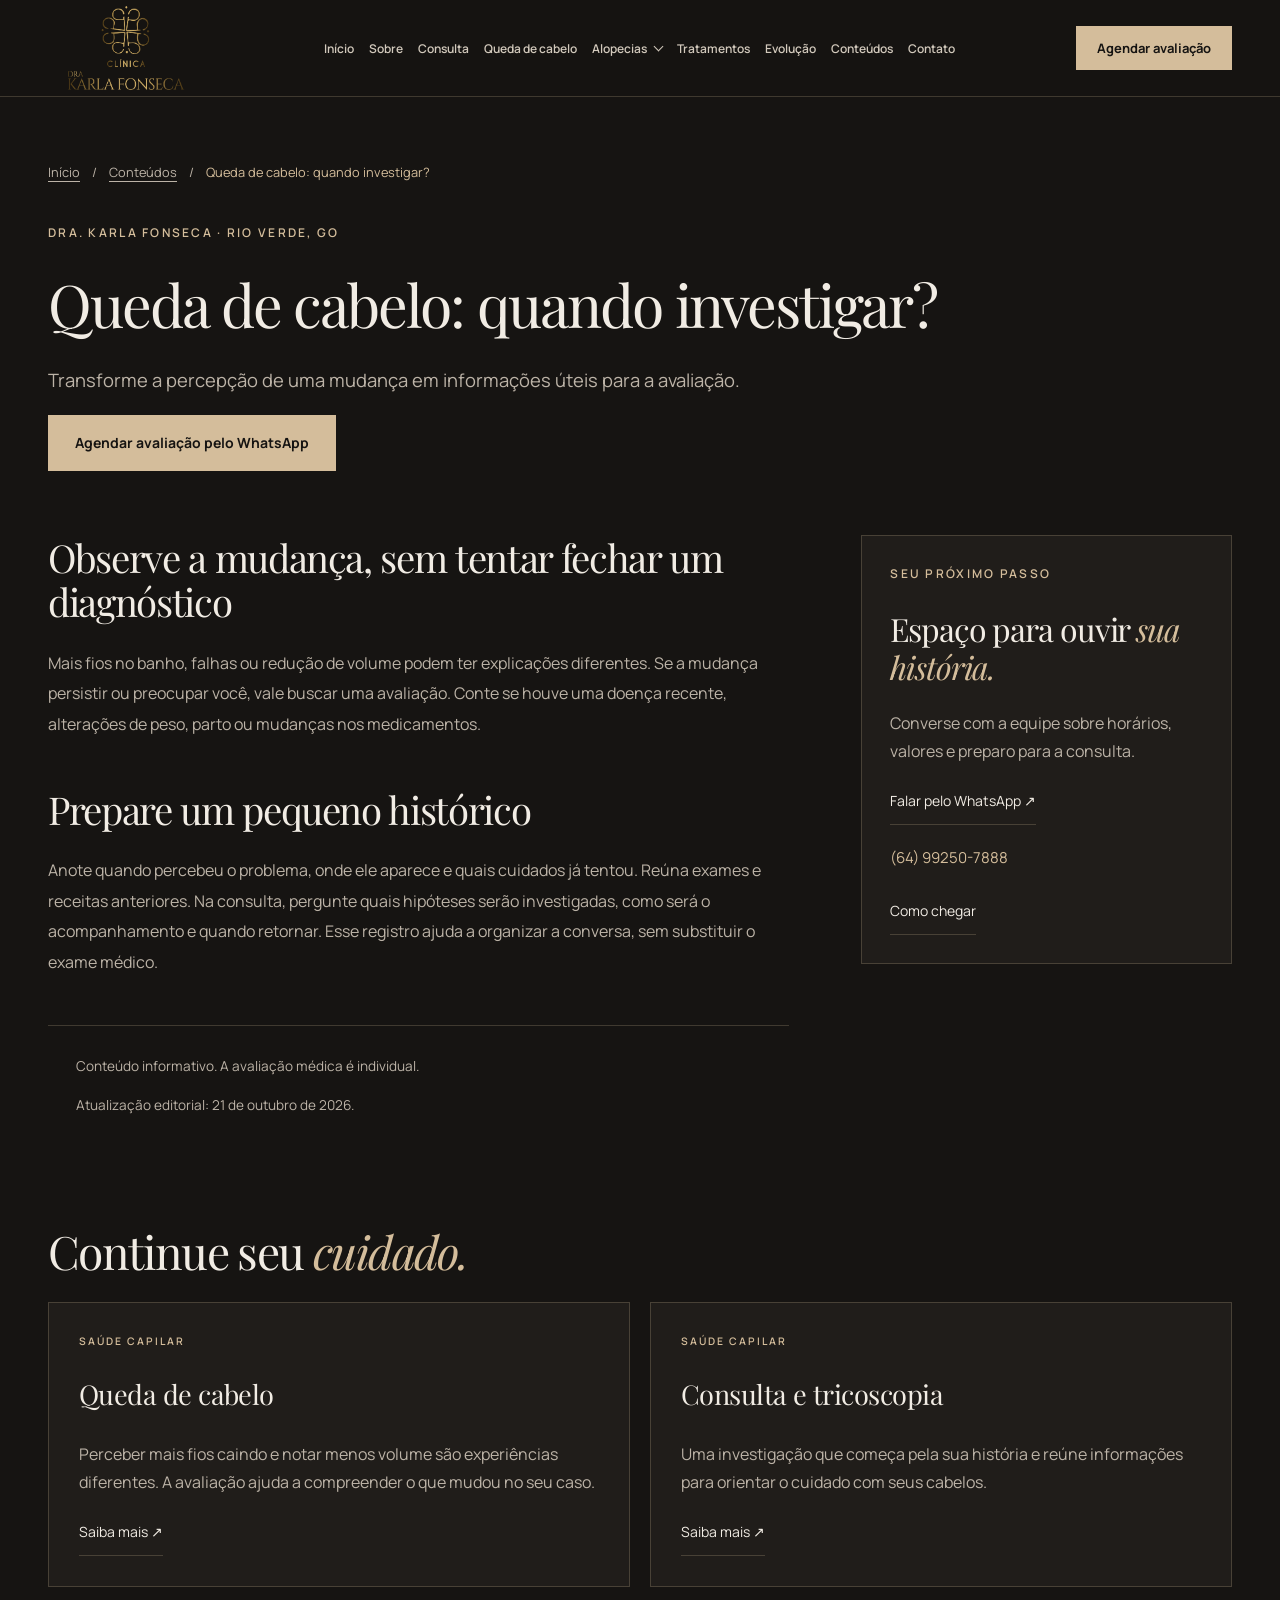
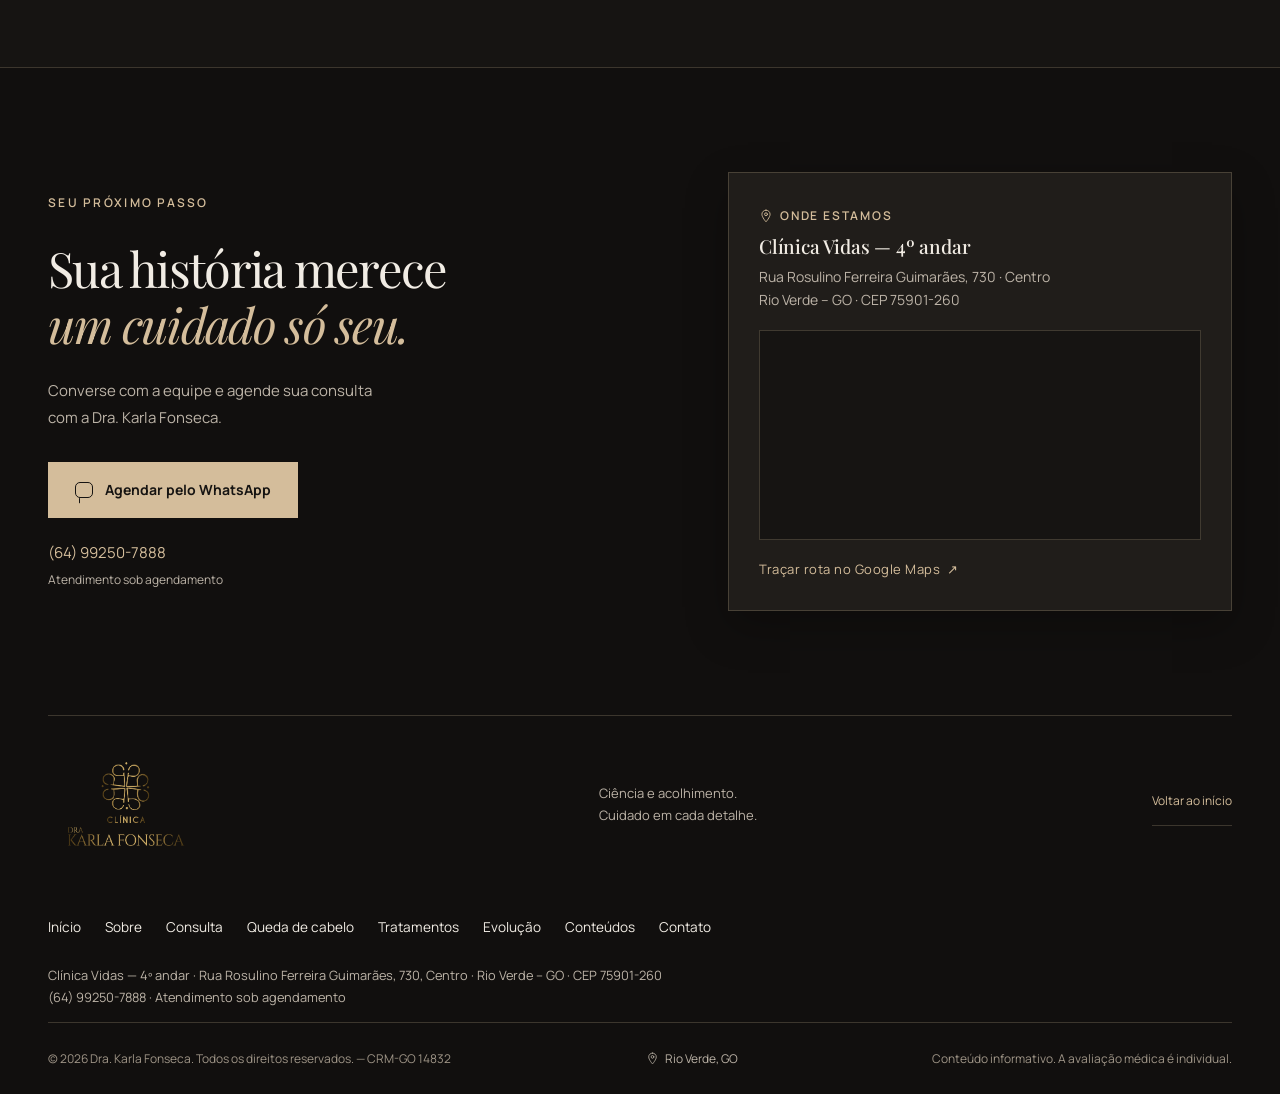
<file: conteudos/queda-de-cabelo-quando-investigar/index.html>
<!doctype html><html lang="pt-BR"><head><meta charset="UTF-8"><meta name="viewport" content="width=device-width, initial-scale=1, viewport-fit=cover"><meta name="theme-color" content="#161412"><title>Queda de cabelo: quando investigar? | Dra. Karla Fonseca</title><meta name="description" content="Saiba quais mudanças observar e quais informações organizar para conversar sobre queda de cabelo na consulta."><meta name="robots" content="noindex, nofollow"><meta property="og:type" content="website"><meta property="og:locale" content="pt_BR"><meta property="og:title" content="Queda de cabelo: quando investigar? | Dra. Karla Fonseca"><meta property="og:description" content="Saiba quais mudanças observar e quais informações organizar para conversar sobre queda de cabelo na consulta."><link rel="icon" href="/assets/logo-karla-fonseca.png"><link rel="stylesheet" href="/fonts.css"><link rel="stylesheet" href="/styles.css"><script type="application/ld+json">{"@context":"https://schema.org","@type":"MedicalClinic","name":"Clínica Dra. Karla Fonseca","telephone":"+55-64-99250-7888","address":{"@type":"PostalAddress","streetAddress":"Rua Rosulino Ferreira Guimarães, 730, Clínica Vidas, 4º andar, Centro","addressLocality":"Rio Verde","addressRegion":"GO","postalCode":"75901-260","addressCountry":"BR"}}</script><script src="/app.js" defer></script></head><body><a class="skip-link" href="#conteudo">Ir para o conteúdo</a><header class="site-header"><div class="container header-inner"><a class="brand" href="/" aria-label="Dra. Karla Fonseca — início"><span class="brand-logo"><img src="/assets/logo-karla-fonseca.png" alt="Clínica Dra. Karla Fonseca" width="1155" height="1155"></span></a><nav class="desktop-nav" aria-label="Navegação principal"><a href="/">Início</a><a href="/sobre/">Sobre</a><a href="/consulta-tricologia-rio-verde/">Consulta</a><a href="/queda-de-cabelo/">Queda de cabelo</a><details class="nav-dropdown"><summary>Alopecias</summary><div><a href="/alopecia-androgenetica/">Alopecia androgenética</a><a href="/alopecias-cicatriciais/">Alopecias cicatriciais</a><a href="/efluvio-telogeno/">Eflúvio telógeno</a></div></details><a href="/tratamentos-capilares/">Tratamentos</a><a href="/#antes-depois">Evolução</a><a href="/conteudos/">Conteúdos</a><a href="/contato/">Contato</a></nav><a class="button button-small header-cta" href="https://wa.me/5564992507888?text=Ol%C3%A1%2C%20encontrei%20o%20site%20da%20Dra.%20Karla%20Fonseca%20e%20gostaria%20de%20informa%C3%A7%C3%B5es%20para%20agendar%20uma%20avalia%C3%A7%C3%A3o%20capilar." target="_blank" rel="noopener noreferrer">Agendar avaliação</a><button class="menu-button" type="button" aria-label="Abrir menu" aria-expanded="false" aria-controls="mobile-menu"><span></span><span></span></button></div><nav id="mobile-menu" class="mobile-menu" aria-label="Navegação no celular" hidden><a href="/">Início</a><a href="/sobre/">Sobre</a><a href="/consulta-tricologia-rio-verde/">Consulta</a><a href="/queda-de-cabelo/">Queda de cabelo</a><a href="/alopecia-androgenetica/">Alopecia androgenética</a><a href="/alopecias-cicatriciais/">Alopecias cicatriciais</a><a href="/efluvio-telogeno/">Eflúvio telógeno</a><a href="/tratamentos-capilares/">Tratamentos</a><a href="/#antes-depois">Evolução</a><a href="/conteudos/">Conteúdos</a><a href="/contato/">Contato</a></nav></header><main id="conteudo"><section class="page-hero container"><nav class="breadcrumbs" aria-label="Caminho da página"><a href="/">Início</a><span aria-hidden="true">/</span><a href="/conteudos/">Conteúdos</a><span aria-hidden="true">/</span><span aria-current="page">Queda de cabelo: quando investigar?</span></nav><p class="eyebrow">DRA. KARLA FONSECA · RIO VERDE, GO</p><h1>Queda de cabelo: quando investigar?</h1><p class="page-lead">Transforme a percepção de uma mudança em informações úteis para a avaliação.</p><a class="button" href="https://wa.me/5564992507888?text=Ol%C3%A1%2C%20encontrei%20o%20site%20da%20Dra.%20Karla%20Fonseca%20e%20gostaria%20de%20informa%C3%A7%C3%B5es%20para%20agendar%20uma%20avalia%C3%A7%C3%A3o%20capilar." target="_blank" rel="noopener noreferrer">Agendar avaliação pelo WhatsApp</a></section><div class="container article-layout"><article class="clinical-copy"><section><h2>Observe a mudança, sem tentar fechar um diagnóstico</h2><p>Mais fios no banho, falhas ou redução de volume podem ter explicações diferentes. Se a mudança persistir ou preocupar você, vale buscar uma avaliação. Conte se houve uma doença recente, alterações de peso, parto ou mudanças nos medicamentos.</p></section><section><h2>Prepare um pequeno histórico</h2><p>Anote quando percebeu o problema, onde ele aparece e quais cuidados já tentou. Reúna exames e receitas anteriores. Na consulta, pergunte quais hipóteses serão investigadas, como será o acompanhamento e quando retornar. Esse registro ajuda a organizar a conversa, sem substituir o exame médico.</p></section><aside class="editorial-note"><p>Conteúdo informativo. A avaliação médica é individual.</p><p>Atualização editorial: <time datetime="2026-10-21">21 de outubro de 2026</time>.</p></aside></article><aside class="care-sidebar"><p class="eyebrow">SEU PRÓXIMO PASSO</p><h2>Espaço para ouvir <em>sua história.</em></h2><p>Converse com a equipe sobre horários, valores e preparo para a consulta.</p><a class="text-link" href="https://wa.me/5564992507888?text=Ol%C3%A1%2C%20encontrei%20o%20site%20da%20Dra.%20Karla%20Fonseca%20e%20gostaria%20de%20informa%C3%A7%C3%B5es%20para%20agendar%20uma%20avalia%C3%A7%C3%A3o%20capilar." target="_blank" rel="noopener noreferrer">Falar pelo WhatsApp ↗</a><a class="contact-phone" href="tel:+5564992507888">(64) 99250-7888</a><a class="text-link" href="/contato/">Como chegar</a></aside></div><section class="related-section container" aria-labelledby="related-title"><h2 id="related-title">Continue seu <em>cuidado.</em></h2><div class="topic-grid"><a class="topic-card" href="/queda-de-cabelo/"><span class="eyebrow">SAÚDE CAPILAR</span><h3>Queda de cabelo</h3><p>Perceber mais fios caindo e notar menos volume são experiências diferentes. A avaliação ajuda a compreender o que mudou no seu caso.</p><span class="text-link">Saiba mais <span aria-hidden="true">↗</span></span></a><a class="topic-card" href="/consulta-tricologia-rio-verde/"><span class="eyebrow">SAÚDE CAPILAR</span><h3>Consulta e tricoscopia</h3><p>Uma investigação que começa pela sua história e reúne informações para orientar o cuidado com seus cabelos.</p><span class="text-link">Saiba mais <span aria-hidden="true">↗</span></span></a></div></section><section class="contact-section" id="contato" aria-labelledby="contact-title">
      <div class="container contact-layout">
        <div class="contact-inner">
          <p class="eyebrow">SEU PRÓXIMO PASSO</p>
          <h2 id="contact-title">Sua história merece<br><em>um cuidado só seu.</em></h2>
          <p>Converse com a equipe e agende sua consulta<br class="desktop-break"> com a Dra. Karla Fonseca.</p>
          <a class="button" href="https://wa.me/5564992507888?text=Ol%C3%A1%2C%20encontrei%20o%20site%20da%20Dra.%20Karla%20Fonseca%20e%20gostaria%20de%20informa%C3%A7%C3%B5es%20para%20agendar%20uma%20avalia%C3%A7%C3%A3o%20capilar." target="_blank" rel="noopener noreferrer"><span
              class="chat-icon" aria-hidden="true"></span>Agendar pelo WhatsApp</a>
          <a class="contact-phone" href="tel:+5564992507888">(64) 99250-7888</a>
          <span class="contact-detail">Atendimento sob agendamento</span>
        </div>
        <div class="contact-card">
          <div class="contact-card-header">
            <span class="contact-card-eyebrow">
              <svg aria-hidden="true" xmlns="http://www.w3.org/2000/svg" viewBox="0 0 24 24" fill="none"
                stroke="currentColor" stroke-width="1.5" stroke-linecap="round" stroke-linejoin="round">
                <path d="M12 2C8.13 2 5 5.13 5 9c0 5.25 7 13 7 13s7-7.75 7-13c0-3.87-3.13-7-7-7z" />
                <circle cx="12" cy="9" r="2.5" />
              </svg>
              Onde estamos
            </span>
            <h3 class="contact-card-title">Clínica Vidas &mdash; 4º andar</h3>
            <p class="contact-card-address">
              Rua Rosulino Ferreira Guimarães, 730 &middot; Centro<br>
              Rio Verde &ndash; GO &middot; CEP 75901-260
            </p>
          </div>
          <div class="contact-map-frame">
            <iframe title="Localização da Clínica Dra. Karla Fonseca no Google Maps"
              src="https://maps.google.com/maps?q=Rua+Rosulino+Ferreira+Guimarães+730+Centro+Rio+Verde+GO+75901-260&output=embed&z=16"
              width="100%" height="100%" style="border:0;display:block;" allowfullscreen="" loading="lazy"
              referrerpolicy="no-referrer-when-downgrade">
            </iframe>
          </div>
          <a class="contact-card-link"
            href="https://www.google.com/maps/search/Rua+Rosulino+Ferreira+Guimar%C3%A3es,+730,+Cl%C3%ADnica+Vidas,+Centro,+Rio+Verde,+GO,+75901-260"
            target="_blank" rel="noopener noreferrer">
            <span>Traçar rota no Google Maps</span>
            <span aria-hidden="true">&nearr;</span>
          </a>
        </div>
      </div>
    </section></main><footer class="site-footer">
    <div class="container">
      <div class="footer-main"><a class="brand" href="/#inicio"><span class="brand-logo"><img
              src="/assets/logo-karla-fonseca.png" alt="Clínica Dra. Karla Fonseca" width="1155"
              height="1155"></span></a>
        <p>Ciência e acolhimento.<br>Cuidado em cada detalhe.</p><a href="/#inicio" class="text-link">Voltar ao
          início</a>
      </div>
      <nav class="footer-links" aria-label="Links do rodapé"><a href="/">Início</a><a href="/sobre/">Sobre</a><a href="/consulta-tricologia-rio-verde/">Consulta</a><a href="/queda-de-cabelo/">Queda de cabelo</a><a href="/tratamentos-capilares/">Tratamentos</a><a href="/#antes-depois">Evolução</a><a href="/conteudos/">Conteúdos</a><a href="/contato/">Contato</a></nav><p class="footer-address">Clínica Vidas — 4º andar · Rua Rosulino Ferreira Guimarães, 730, Centro · Rio Verde – GO · CEP 75901-260<br><a href="tel:+5564992507888">(64) 99250-7888</a> · Atendimento sob agendamento</p><div class="footer-bottom">
        <span>© 2026 Dra. Karla Fonseca. Todos os direitos reservados. &mdash; CRM-GO 14832</span>
        <a class="footer-location"
          href="https://www.google.com/maps/search/Rua+Rosulino+Ferreira+Guimar%C3%A3es,+730,+Cl%C3%ADnica+Vidas,+Centro,+Rio+Verde,+GO"
          target="_blank" rel="noopener noreferrer">
          <svg aria-hidden="true" xmlns="http://www.w3.org/2000/svg" viewBox="0 0 24 24" fill="none"
            stroke="currentColor" stroke-width="1.5" stroke-linecap="round" stroke-linejoin="round">
            <path d="M12 2C8.13 2 5 5.13 5 9c0 5.25 7 13 7 13s7-7.75 7-13c0-3.87-3.13-7-7-7z" />
            <circle cx="12" cy="9" r="2.5" />
          </svg>
          Rio Verde, GO
        </a>
        <span>Conteúdo informativo. A avaliação médica é individual.</span>
      </div>
    </div>
  </footer>
  <a class="whatsapp-float" href="https://wa.me/5564992507888?text=Ol%C3%A1%2C%20encontrei%20o%20site%20da%20Dra.%20Karla%20Fonseca%20e%20gostaria%20de%20informa%C3%A7%C3%B5es%20para%20agendar%20uma%20avalia%C3%A7%C3%A3o%20capilar." target="_blank" rel="noopener noreferrer"
    aria-label="Agendar consulta pelo WhatsApp" title="Fale pelo WhatsApp"><svg aria-hidden="true" focusable="false"
      xmlns="http://www.w3.org/2000/svg"
      viewBox="0 0 448 512"><!--! Font Awesome Free 6.7.2 by @fontawesome - https://fontawesome.com License - https://fontawesome.com/license/free (Icons: CC BY 4.0, Fonts: SIL OFL 1.1, Code: MIT License) Copyright 2024 Fonticons, Inc. -->
      <path
        d="M380.9 97.1C339 55.1 283.2 32 223.9 32c-122.4 0-222 99.6-222 222 0 39.1 10.2 77.3 29.6 111L0 480l117.7-30.9c32.4 17.7 68.9 27 106.1 27h.1c122.3 0 224.1-99.6 224.1-222 0-59.3-25.2-115-67.1-157zm-157 341.6c-33.2 0-65.7-8.9-94-25.7l-6.7-4-69.8 18.3L72 359.2l-4.4-7c-18.5-29.4-28.2-63.3-28.2-98.2 0-101.7 82.8-184.5 184.6-184.5 49.3 0 95.6 19.2 130.4 54.1 34.8 34.9 56.2 81.2 56.1 130.5 0 101.8-84.9 184.6-186.6 184.6zm101.2-138.2c-5.5-2.8-32.8-16.2-37.9-18-5.1-1.9-8.8-2.8-12.5 2.8-3.7 5.6-14.3 18-17.6 21.8-3.2 3.7-6.5 4.2-12 1.4-32.6-16.3-54-29.1-75.5-66-5.7-9.8 5.7-9.1 16.3-30.3 1.8-3.7.9-6.9-.5-9.7-1.4-2.8-12.5-30.1-17.1-41.2-4.5-10.8-9.1-9.3-12.5-9.5-3.2-.2-6.9-.2-10.6-.2-3.7 0-9.7 1.4-14.8 6.9-5.1 5.6-19.4 19-19.4 46.3 0 27.3 19.9 53.7 22.6 57.4 2.8 3.7 39.1 59.7 94.8 83.8 35.2 15.2 49 16.5 66.6 13.9 10.7-1.6 32.8-13.4 37.4-26.4 4.6-13 4.6-24.1 3.2-26.4-1.3-2.5-5-3.9-10.5-6.6z" />
    </svg></a>
</body></html>
</file>
<file: fonts.css>
@font-face {
  font-family: 'Manrope';
  font-style: normal;
  font-weight: 400;
  font-display: swap;
  src: url(assets/fonts/font-0.ttf) format('truetype');
}
@font-face {
  font-family: 'Manrope';
  font-style: normal;
  font-weight: 500;
  font-display: swap;
  src: url(assets/fonts/font-1.ttf) format('truetype');
}
@font-face {
  font-family: 'Manrope';
  font-style: normal;
  font-weight: 600;
  font-display: swap;
  src: url(assets/fonts/font-2.ttf) format('truetype');
}
@font-face {
  font-family: 'Manrope';
  font-style: normal;
  font-weight: 700;
  font-display: swap;
  src: url(assets/fonts/font-3.ttf) format('truetype');
}
@font-face {
  font-family: 'Playfair Display';
  font-style: italic;
  font-weight: 400;
  font-display: swap;
  src: url(assets/fonts/font-4.ttf) format('truetype');
}
@font-face {
  font-family: 'Playfair Display';
  font-style: italic;
  font-weight: 500;
  font-display: swap;
  src: url(assets/fonts/font-5.ttf) format('truetype');
}
@font-face {
  font-family: 'Playfair Display';
  font-style: normal;
  font-weight: 400;
  font-display: swap;
  src: url(assets/fonts/font-6.ttf) format('truetype');
}
@font-face {
  font-family: 'Playfair Display';
  font-style: normal;
  font-weight: 500;
  font-display: swap;
  src: url(assets/fonts/font-7.ttf) format('truetype');
}
@font-face {
  font-family: 'Playfair Display';
  font-style: normal;
  font-weight: 600;
  font-display: swap;
  src: url(assets/fonts/font-8.ttf) format('truetype');
}
</file>
<file: styles.css>
:root {
    --ink: #161412;
    --ink-deep: #110f0e;
    --panel: #201d1a;
    --gold: #d4bd9b;
    --gold-light: #e8d6ba;
    --ivory: #f1ece4;
    --muted: #bcb3a7;
    --line: rgba(212, 189, 155, .22);
    --green: #637967;
    --serif: 'Playfair Display', Georgia, serif;
    --sans: 'Manrope', Arial, sans-serif
}

* {
    box-sizing: border-box
}

html {
    scroll-behavior: smooth;
    scroll-padding-top: 100px
}

body {
    margin: 0;
    background: var(--ink);
    color: var(--ivory);
    font-family: var(--sans);
    font-size: 1rem;
    line-height: 1.75;
    -webkit-font-smoothing: antialiased
}

button,
a {
    -webkit-tap-highlight-color: transparent
}

a {
    color: inherit;
    text-decoration: none
}

button {
    font: inherit
}

img {
    display: block;
    max-width: 100%;
    height: auto
}

h1,
h2,
h3,
p {
    margin-top: 0
}

h1,
h2,
h3 {
    font-weight: 400
}

h1,
h2 {
    font-family: var(--serif);
    line-height: 1.16;
    letter-spacing: -.035em
}

h1 {
    font-size: clamp(3.25rem, 5.15vw, 5.15rem);
    margin-bottom: 1.6rem
}

h2 {
    font-size: clamp(2.25rem, 3.6vw, 3.65rem);
    margin-bottom: 1.5rem
}

h3 {
    font-family: var(--serif);
    font-size: 1.8rem;
    line-height: 1.3;
    letter-spacing: -.02em
}

em {
    font-weight: 400;
    color: var(--gold)
}

p {
    color: var(--muted)
}

::selection {
    background: var(--gold);
    color: var(--ink)
}

a:focus-visible,
button:focus-visible,
summary:focus-visible {
    outline: 2px solid var(--gold);
    outline-offset: 6px
}

.container {
    width: min(1240px, calc(100% - 96px));
    margin-inline: auto
}

.section {
    padding: 108px 0
}

.eyebrow {
    font-size: .75rem;
    font-weight: 600;
    letter-spacing: .19em;
    line-height: 1.7;
    color: var(--gold);
    margin-bottom: 1.65rem
}

.button {
    display: inline-flex;
    justify-content: center;
    align-items: center;
    gap: 12px;
    min-height: 56px;
    padding: 16px 26px;
    background: var(--gold);
    border: 1px solid var(--gold);
    color: var(--ink);
    font-size: .875rem;
    font-weight: 700;
    line-height: 1.4;
    text-align: center;
    transition: background .2s, color .2s, transform .2s
}

.button:hover {
    background: var(--gold-light);
    border-color: var(--gold-light);
    transform: translateY(-2px)
}

.button-small {
    min-height: 44px;
    padding: 12px 20px;
    font-size: .8125rem
}

.button-outline {
    background: transparent;
    color: var(--gold)
}

.button-outline:hover {
    color: var(--ink)
}

.text-link {
    font-size: .875rem;
    display: inline-block;
    padding: 8px 0;
    border-bottom: 1px solid var(--line);
    transition: border-color .2s
}

.text-link:hover {
    border-color: var(--gold)
}

.chat-icon {
    width: 18px;
    height: 16px;
    display: inline-block;
    border: 1.5px solid currentColor;
    border-radius: 5px;
    position: relative;
    flex-shrink: 0
}

.chat-icon:after {
    content: '';
    position: absolute;
    bottom: -4px;
    left: 3px;
    width: 5px;
    height: 5px;
    border-left: 1.5px solid currentColor;
    transform: skewY(-40deg)
}

.skip-link {
    position: fixed;
    z-index: 100;
    top: 0;
    left: 1rem;
    padding: .75rem 1rem;
    background: var(--gold);
    color: var(--ink);
    transform: translateY(-120%)
}

.skip-link:focus {
    transform: translateY(0)
}

.site-header {
    position: sticky;
    top: 0;
    z-index: 40;
    background: rgba(22, 20, 18, .96);
    border-bottom: 1px solid var(--line);
    backdrop-filter: blur(15px)
}

.header-inner {
    display: flex;
    align-items: center;
    justify-content: space-between;
    gap: 24px;
    min-height: 96px
}

.brand {
    display: inline-flex;
    align-items: center;
    gap: 14px;
    flex-shrink: 0
}

.monogram {
    font-family: var(--serif);
    font-size: 2.1rem;
    line-height: 1;
    letter-spacing: -.16em;
    color: var(--gold);
    padding-right: 6px;
    border-right: 1px solid var(--line);
    width: 53px
}

.monogram span {
    position: relative;
    font-size: 1.65rem;
    left: -3px;
    top: 5px
}

.brand-name {
    font-family: var(--serif);
    font-size: 1.18rem;
    line-height: 1.4;
    white-space: nowrap
}

.brand-name small {
    display: block;
    font-family: var(--sans);
    font-size: .75rem;
    letter-spacing: .16em;
    color: var(--gold);
    margin-top: 5px
}

.desktop-nav {
    display: flex;
    gap: 26px;
    font-size: .8125rem
}

.desktop-nav a {
    padding: 10px 0;
    color: #d2c9bc;
    transition: color .2s
}

.desktop-nav a:hover {
    color: var(--gold)
}

.menu-button {
    display: none
}

.mobile-menu[hidden] {
    display: none
}

.hero {
    padding-top: 56px;
    background: var(--ink-deep)
}

.hero-grid {
    display: grid;
    grid-template-columns: 1.04fr 1fr;
    align-items: center;
    gap: 64px
}

.hero-copy {
    padding: 20px 0 36px
}

.hero-copy .eyebrow {
    display: flex;
    align-items: center;
    gap: 12px
}

.hero-location {
    display: block;
    margin-top: 5px;
    font-size: .85em;
    font-weight: 400;
    letter-spacing: .1em;
    color: var(--muted)
}

.tiny-line {
    display: block;
    width: 30px;
    height: 1px;
    background: var(--gold)
}

.hero-description {
    max-width: 420px;
    line-height: 1.85;
    font-size: 1rem;
    margin-bottom: 30px
}

.hero-actions {
    display: flex;
    align-items: flex-start;
    flex-direction: column;
    gap: 13px
}

.hero-actions .text-link {
    font-size: .8125rem
}

.hero-signature {
    display: flex;
    align-items: center;
    gap: 16px;
    margin-top: 36px
}

.signature-rule {
    height: 36px;
    width: 1px;
    background: var(--gold)
}

.hero-signature p {
    margin: 0;
    line-height: 1.6
}

.hero-signature strong {
    font-size: .875rem;
    color: var(--ivory);
    font-weight: 500;
    display: block
}

.hero-signature p>span {
    font-size: .75rem
}

.hero-visual {
    position: relative;
    padding: 0 24px 20px 0;
    min-width: 0
}

.portrait-frame {
    position: relative;
    aspect-ratio: .8;
    max-height: 666px;
    overflow: hidden;
    background: #655d52
}

.portrait-frame img {
    width: 100%;
    height: 100%;
    object-fit: cover;
    object-position: 50% 20%
}

.portrait-frame:after {
    content: '';
    position: absolute;
    inset: 0;
    background: linear-gradient(180deg, transparent 54%, rgba(17, 15, 14, .79))
}

.hero-visual:before {
    content: '';
    position: absolute;
    inset: 22px 3px 0 22px;
    border: 1px solid var(--line)
}

.portrait-caption {
    position: absolute;
    z-index: 1;
    left: 32px;
    bottom: 22px
}

.portrait-caption>span {
    font-size: .75rem;
    letter-spacing: .15em;
    color: var(--gold-light)
}

.portrait-caption p {
    font-family: var(--serif);
    font-size: 1.7rem;
    line-height: 1.25;
    margin: 9px 0 0;
    color: var(--ivory)
}

.portrait-caption em {
    color: var(--ivory)
}

.portrait-side {
    position: absolute;
    writing-mode: vertical-rl;
    right: -15px;
    top: 0;
    font-size: .75rem;
    letter-spacing: .18em;
    color: var(--gold);
    height: 100%;
    text-align: center
}

.portrait-number {
    position: absolute;
    right: 45px;
    bottom: 38px;
    z-index: 2;
    font-family: var(--serif);
    font-size: 3rem;
    color: rgba(232, 214, 186, .6);
    letter-spacing: -.1em
}

.hero-footer {
    display: flex;
    justify-content: space-between;
    align-items: center;
    border-top: 1px solid var(--line);
    margin-top: 52px;
    min-height: 75px;
    font-size: .75rem;
    color: #aaa193
}

.hero-footer a {
    display: flex;
    gap: 20px;
    align-items: center;
    color: var(--gold)
}

.hero-footer a span {
    font-size: 1.5rem
}

.section-top {
    display: flex;
    justify-content: space-between;
    align-items: baseline;
    border-bottom: 1px solid var(--line);
    margin-bottom: 40px
}

.section-top .eyebrow {
    margin-bottom: 18px
}

.section-aside {
    font-family: var(--serif);
    font-style: italic;
    color: var(--muted)
}

.section-intro {
    display: grid;
    grid-template-columns: 1.45fr 1fr;
    gap: 80px;
    align-items: end;
    margin-bottom: 45px
}

.section-intro h2 {
    margin-bottom: 0
}

.section-intro p {
    font-size: .9375rem;
    margin-bottom: 4px
}

.concern-grid {
    display: grid;
    grid-template-columns: repeat(3, minmax(0, 1fr));
    border: 1px solid var(--line)
}

.concern-card {
    padding: 34px 32px;
    display: flex;
    flex-direction: column;
    align-items: flex-start
}

.concern-card+.concern-card {
    border-left: 1px solid var(--line)
}

.card-index {
    font-size: .75rem;
    color: var(--gold);
    margin-bottom: 30px
}

.concern-card h3 {
    min-height: 2.6em;
    margin-bottom: 20px
}

.concern-card p {
    font-size: .875rem;
    line-height: 1.85;
    margin-bottom: 32px
}

.card-label {
    font-size: .75rem;
    letter-spacing: .12em;
    color: var(--gold);
    margin-top: auto
}

.care-note {
    display: flex;
    align-items: center;
    gap: 14px;
    margin-top: 24px
}

.care-note p {
    font-size: .8125rem;
    margin: 0
}

.small-cross {
    font-size: 1.5rem;
    color: var(--gold)
}

.about-section {
    background: var(--ivory);
    color: var(--ink);
    padding-block: 100px
}

.about-grid {
    display: flex;
    flex-direction: column;
    gap: 48px;
    align-items: center
}

.about-copy {
    width: 100%;
    max-width: 800px
}

.about-copy .about-statement {
    font-family: var(--serif);
    font-size: 1.5rem;
    line-height: 1.6;
    margin: 28px 0 0;
    padding-left: 24px;
    border-left: 1px solid #b09a7c
}

.about-photo {
    position: relative;
    width: 100%;
    max-width: 620px
}

.about-photo img {
    aspect-ratio: .84;
    object-fit: cover;
    object-position: center 30%;
    width: 100%
}

.experience {
    position: absolute;
    right: -35px;
    bottom: 32px;
    background: var(--green);
    padding: 22px 26px;
    display: flex;
    align-items: center;
    gap: 18px;
    color: #fff
}

.experience strong {
    font-family: var(--serif);
    font-size: 3.25rem;
    font-weight: 400;
    line-height: 1
}

.experience span {
    font-size: .75rem;
    letter-spacing: .12em;
    line-height: 1.8
}

.about-copy .eyebrow {
    color: #78664d
}

.about-copy h2 {
    font-size: clamp(2.7rem, 4vw, 4.3rem);
    margin-bottom: 12px
}

.about-copy h2 em {
    color: #8b7251
}

.about-copy p {
    color: #5f574e;
    font-size: 1rem
}

.about-copy p strong {
    color: var(--ink);
    font-weight: 700
}

.about-copy .about-role {
    font-size: .75rem;
    text-transform: uppercase;
    letter-spacing: .13em;
    color: #78664d;
    margin-bottom: 26px
}

.about-copy blockquote {
    font-family: var(--serif);
    font-size: 1.5rem;
    font-style: italic;
    line-height: 1.5;
    margin: 30px 0;
    padding-left: 24px;
    border-left: 1px solid #b09a7c
}

.about-values {
    display: flex;
    gap: 28px;
    color: #625343;
    font-size: .75rem;
    letter-spacing: .06em;
    border-top: 1px solid #d8d0c4;
    padding-top: 20px
}

.journey-section {
    background: var(--ink)
}

.journey-section .section-intro {
    grid-template-columns: 1.6fr 1fr;
    gap: 64px
}

.journey-section h2 {
    font-size: clamp(2.2rem, 3vw, 3.1rem)
}

.journey-grid {
    display: grid;
    grid-template-columns: repeat(2, minmax(0, 1fr));
    gap: 48px;
    padding-top: 10px
}

.journey-grid article {
    position: relative;
    border-top: 1px solid var(--line);
    padding-top: 25px
}

.step-number {
    font-family: var(--serif);
    font-size: 3.3rem;
    line-height: 1;
    color: var(--gold);
    display: block;
    margin-bottom: 28px
}

.journey-grid h3 {
    font-size: 1.6rem;
    margin-bottom: 15px
}

.journey-grid p {
    font-size: .875rem;
    line-height: 1.9
}

.journey-grid p+p {
    margin-top: 12px
}

.step-tag {
    font-size: .75rem;
    letter-spacing: .17em;
    color: var(--gold);
    display: block;
    margin-top: 25px
}

.journey-bottom {
    margin-top: 50px;
    padding-top: 30px;
    border-top: 1px solid var(--line);
    display: flex;
    align-items: center;
    justify-content: space-between;
    gap: 24px
}

.journey-bottom p {
    font-family: var(--serif);
    font-size: 1.5rem;
    color: var(--ivory);
    margin: 0
}

.preparation-section {
    background: #29372e
}

.prepare-grid {
    display: grid;
    grid-template-columns: 1.05fr 1fr;
    gap: 100px
}

.preparation-section h2 {
    font-size: clamp(2.1rem, 3vw, 3.1rem)
}

.preparation-section p {
    color: #d0d7cd
}

.preparation-section .eyebrow {
    color: var(--gold)
}

.preparation-section .prepare-grid>div>p:last-child {
    max-width: 430px;
    font-size: .9375rem
}

.prepare-list>div {
    display: flex;
    gap: 23px;
    padding: 23px 0;
    border-bottom: 1px solid rgba(212, 189, 155, .22)
}

.prepare-list>div:first-child {
    padding-top: 0
}

.prepare-list>div>span {
    color: var(--gold);
    font-size: .75rem;
    padding-top: 4px
}

.prepare-list p {
    font-size: .875rem;
    line-height: 1.85;
    margin: 0
}

.prepare-list strong {
    display: block;
    color: var(--ivory);
    font-size: 1rem;
    font-weight: 500;
    margin-bottom: 6px
}

.faq-grid {
    display: grid;
    grid-template-columns: .85fr 1.25fr;
    gap: 90px
}

.faq-intro p:not(.eyebrow) {
    font-size: .9375rem;
    max-width: 300px
}

.faq-intro .text-link {
    color: var(--gold);
    margin-top: 12px
}

.faq-list {
    border-top: 1px solid var(--line)
}

.faq-list details {
    border-bottom: 1px solid var(--line)
}

.faq-list summary {
    display: flex;
    justify-content: space-between;
    align-items: center;
    gap: 25px;
    padding: 23px 0;
    cursor: pointer;
    list-style: none;
    font-size: .9375rem;
    line-height: 1.6
}

.faq-list summary::-webkit-details-marker {
    display: none
}

.faq-list summary>span {
    flex: 0 0 16px;
    height: 16px;
    position: relative
}

.faq-list summary>span:before,
.faq-list summary>span:after {
    content: '';
    position: absolute;
    top: 7px;
    width: 16px;
    height: 1px;
    background: var(--gold)
}

.faq-list summary>span:after {
    transform: rotate(90deg);
    transition: transform .2s
}

.faq-list details[open] summary {
    color: var(--gold)
}

.faq-list details[open] summary>span:after {
    transform: rotate(0)
}

.faq-answer p {
    font-size: .875rem;
    margin-bottom: 24px;
    padding-right: 25px;
    line-height: 1.9
}

.reviews-section {
    background: var(--panel);
    border-top: 1px solid var(--line)
}

.reviews-intro {
    max-width: 800px;
    margin-inline: auto;
    text-align: center
}

.reviews-intro p {
    max-width: 580px;
    margin: 0 auto 30px
}

.reviews-intro .button {
    max-width: 100%;
    white-space: normal;
    text-align: center
}

.reviews-source {
    display: block;
    margin-top: 12px;
    font-size: .8125rem;
    color: var(--muted)
}

.contact-section {
    background: var(--ink-deep);
    border-top: 1px solid var(--line);
    padding: 104px 0;
}

.contact-layout {
    display: grid;
    grid-template-columns: 1.1fr 0.9fr;
    gap: 64px;
    align-items: center;
}

.contact-inner {
    display: flex;
    flex-direction: column;
    align-items: flex-start;
    text-align: left;
}

.contact-inner h2 {
    font-size: clamp(2.4rem, 3.8vw, 4rem);
    margin-bottom: 24px;
}

.contact-inner>p:not(.eyebrow) {
    font-size: .9375rem;
    margin-bottom: 30px;
    line-height: 1.85;
}

.contact-phone {
    display: block;
    margin: 22px 0 3px;
    color: var(--gold);
    font-size: .9375rem;
}

.contact-detail {
    font-size: .75rem;
    color: var(--muted);
}

.contact-card {
    background: var(--panel);
    border: 1px solid var(--line);
    padding: 30px;
    display: flex;
    flex-direction: column;
    gap: 18px;
    box-shadow: 0 16px 40px rgba(0, 0, 0, .25);
    transition: border-color .25s ease;
}

.contact-card:hover {
    border-color: rgba(212, 189, 155, .4);
}

.contact-card-eyebrow {
    display: inline-flex;
    align-items: center;
    gap: 7px;
    font-size: .75rem;
    font-weight: 600;
    letter-spacing: .15em;
    text-transform: uppercase;
    color: var(--gold);
    margin-bottom: 8px;
}

.contact-card-eyebrow svg {
    width: 14px;
    height: 14px;
    flex-shrink: 0;
}

.contact-card-title {
    font-size: 1.2rem;
    font-weight: 500;
    color: var(--ivory);
    margin: 0 0 6px;
    letter-spacing: -.01em;
}

.contact-card-address {
    font-size: .875rem;
    color: var(--muted);
    line-height: 1.65;
    margin: 0;
}

.contact-map-frame {
    position: relative;
    width: 100%;
    height: 210px;
    border: 1px solid var(--line);
    overflow: hidden;
    background: var(--ink);
}

.contact-map-frame iframe {
    position: absolute;
    inset: 0;
    width: 100%;
    height: 100%;
    filter: grayscale(20%) contrast(1.05);
    transition: filter .3s ease;
}

.contact-card:hover .contact-map-frame iframe {
    filter: grayscale(0%) contrast(1);
}

.contact-card-link {
    display: inline-flex;
    align-items: center;
    gap: 6px;
    font-size: .8125rem;
    color: var(--gold);
    text-decoration: none;
    letter-spacing: .04em;
    transition: opacity .2s ease, transform .2s ease;
    align-self: flex-start;
}

.contact-card-link:hover {
    opacity: .85;
    transform: translateX(2px);
}

.site-footer {
    background: var(--ink-deep)
}

.footer-main {
    border-top: 1px solid var(--line);
    padding: 40px 0;
    display: flex;
    justify-content: space-between;
    align-items: center;
    gap: 40px
}

.footer-main>p {
    font-size: .8125rem;
    margin: 0
}

.footer-main>.text-link {
    font-size: .75rem;
    color: var(--gold)
}

.footer-bottom {
    padding: 25px 0;
    border-top: 1px solid var(--line);
    display: flex;
    justify-content: space-between;
    gap: 24px;
    font-size: .75rem;
    color: #9f9587
}

.whatsapp-float {
    display: none
}

@media(min-width:1440px) {
    .hero-grid {
        gap: 100px
    }

    .hero-visual {
        max-width: 540px
    }

    .hero-copy {
        padding-bottom: 40px
    }
}

@media(max-width:1100px) {
    .container {
        width: calc(100% - 64px)
    }

    .desktop-nav {
        gap: 18px
    }

    .desktop-nav a {
        font-size: .75rem
    }

    .header-cta {
        display: none
    }

    .hero-grid {
        gap: 36px
    }

    h1 {
        font-size: clamp(3rem, 5.25vw, 4rem)
    }

    .hero-visual {
        padding-right: 12px
    }

    .portrait-side {
        right: -12px
    }

    .about-grid {
        gap: 48px
    }

    .section-intro {
        gap: 48px
    }

    .concern-card {
        padding: 28px 24px
    }

    .prepare-grid,
    .faq-grid {
        gap: 55px
    }
}

@media(max-width:767px) {
    html {
        scroll-padding-top: 90px
    }

    .container {
        width: calc(100% - 40px)
    }

    .section {
        padding: 64px 0
    }

    .header-inner {
        min-height: 78px;
        gap: 16px
    }

    .brand {
        gap: 11px
    }

    .brand-name {
        font-size: 1.05rem
    }

    .brand-name small {
        font-size: .75rem;
        letter-spacing: .11em
    }

    .monogram {
        font-size: 1.9rem;
        width: 44px
    }

    .monogram span {
        font-size: 1.5rem
    }

    .desktop-nav {
        display: none
    }

    .menu-button {
        display: flex;
        flex-direction: column;
        justify-content: center;
        align-items: center;
        gap: 6px;
        width: 44px;
        height: 44px;
        flex-shrink: 0;
        background: transparent;
        border: 1px solid var(--line);
        color: var(--gold)
    }

    .menu-button span {
        display: block;
        width: 18px;
        height: 1px;
        background: currentColor;
        transition: transform .2s
    }

    .menu-button[aria-expanded=true] span:first-child {
        transform: translateY(3.5px) rotate(45deg)
    }

    .menu-button[aria-expanded=true] span:last-child {
        transform: translateY(-3.5px) rotate(-45deg)
    }

    .mobile-menu {
        position: absolute;
        top: 100%;
        left: 0;
        right: 0;
        background: var(--ink);
        padding: 14px 20px 24px;
        border-bottom: 1px solid var(--line);
        box-shadow: 0 18px 24px #0005;
        max-height: calc(100dvh - 160px);
        overflow: auto
    }

    .mobile-menu a {
        display: block;
        padding: 13px 4px;
        border-bottom: 1px solid var(--line);
        font-size: 1rem
    }

    .hero {
        padding-top: 38px
    }

    .hero-grid {
        grid-template-columns: 1fr;
        gap: 28px
    }

    .hero-copy {
        padding: 0
    }

    .eyebrow {
        font-size: .75rem;
        letter-spacing: .14em;
        margin-bottom: 22px
    }

    .hero-copy .eyebrow {
        gap: 10px
    }

    h1 {
        font-size: clamp(2.7rem, 10.8vw, 4.5rem);
        line-height: 1.12;
        margin-bottom: 23px;
        letter-spacing: -.035em
    }

    .hero-description {
        font-size: .9375rem;
        line-height: 1.85;
        max-width: 440px;
        margin-bottom: 25px
    }

    .hero-actions {
        gap: 7px
    }

    .hero-actions .button {
        width: 100%;
        max-width: 440px
    }

    .hero-actions .text-link {
        margin: 0 auto;
        padding: 10px 0;
        font-size: .8125rem
    }

    .hero-signature {
        display: none
    }

    .hero-visual {
        padding: 0 12px 12px 0;
        max-width: 480px;
        width: 100%;
        margin-inline: auto
    }

    .portrait-frame {
        aspect-ratio: 1.04;
        max-height: none
    }

    .portrait-frame img {
        object-position: center 12%
    }

    .portrait-side {
        display: none
    }

    .hero-visual:before {
        inset: 12px 0 0 12px
    }

    .portrait-caption {
        left: 22px;
        bottom: 18px
    }

    .portrait-caption p {
        font-size: 1.45rem
    }

    .portrait-caption>span {
        font-size: .75rem
    }

    .portrait-number {
        right: 30px;
        bottom: 24px;
        font-size: 2.5rem
    }

    .hero-footer {
        margin-top: 27px;
        min-height: 60px;
        justify-content: center
    }

    .hero-footer>span {
        display: none
    }

    .hero-footer a {
        font-size: .75rem;
        gap: 15px
    }

    .hero-footer a span {
        font-size: 1.2rem
    }

    .section-top {
        margin-bottom: 29px
    }

    .section-aside {
        display: none
    }

    .section-top .eyebrow {
        margin-bottom: 16px
    }

    .section-intro {
        grid-template-columns: 1fr;
        gap: 20px;
        margin-bottom: 30px
    }

    h2 {
        font-size: clamp(2.2rem, 8.1vw, 3.4rem);
        line-height: 1.2
    }

    .section-intro p {
        font-size: .9375rem;
        margin: 0
    }

    .concern-grid {
        grid-template-columns: 1fr
    }

    .concern-card {
        padding: 26px
    }

    .concern-card+.concern-card {
        border-left: 0;
        border-top: 1px solid var(--line)
    }

    .card-index {
        margin-bottom: 12px
    }

    .concern-card h3 {
        font-size: 1.65rem;
        min-height: 0;
        margin-bottom: 12px
    }

    .concern-card h3 br {
        display: none
    }

    .concern-card p {
        font-size: .9375rem;
        margin-bottom: 20px
    }

    .card-label {
        font-size: .75rem
    }

    .care-note {
        align-items: flex-start;
        gap: 12px;
        margin-top: 19px
    }

    .care-note p {
        font-size: .8125rem
    }

    .care-note .small-cross {
        line-height: 1.1
    }

    .about-grid {
        gap: 32px
    }

    .about-photo {
        max-width: 500px;
        margin-right: 0
    }

    .about-photo img {
        aspect-ratio: 1.06;
        object-position: center 24%
    }

    .experience {
        right: -16px;
        bottom: 22px;
        padding: 16px 20px
    }

    .experience strong {
        font-size: 2.7rem
    }

    .experience span {
        font-size: .75rem
    }

    .about-copy h2 {
        font-size: 3.1rem
    }

    .about-copy h2 br {
        display: none
    }

    .about-copy p {
        font-size: 1rem
    }

    .about-copy .about-statement {
        font-size: 1.35rem;
        padding-left: 18px
    }

    .about-copy blockquote {
        font-size: 1.4rem;
        margin: 25px 0
    }

    .about-values {
        justify-content: space-between;
        gap: 10px
    }

    .journey-section .section-intro {
        grid-template-columns: 1fr;
        gap: 20px
    }

    .journey-section h2 {
        font-size: clamp(2.1rem, 7.8vw, 3.2rem)
    }

    .journey-grid {
        grid-template-columns: 1fr;
        gap: 26px;
        padding-top: 0
    }

    .journey-grid article {
        display: grid;
        grid-template-columns: 45px 1fr;
        column-gap: 20px;
        padding-top: 25px
    }

    .step-number {
        grid-column: 1;
        grid-row: 1/4;
        font-size: 2.3rem;
        margin: 0;
        line-height: 1.2
    }

    .journey-grid h3 {
        grid-column: 2;
        font-size: 1.55rem;
        margin-bottom: 12px
    }

    .journey-grid p {
        grid-column: 2;
        font-size: .9375rem;
        margin: 0
    }

    .step-tag {
        grid-column: 2;
        margin-top: 16px
    }

    .journey-bottom {
        margin-top: 30px;
        display: block;
        padding-top: 26px
    }

    .journey-bottom p {
        font-size: 1.4rem;
        margin-bottom: 21px
    }

    .journey-bottom .button {
        width: 100%
    }

    .prepare-grid {
        grid-template-columns: 1fr;
        gap: 28px
    }

    .preparation-section h2 {
        font-size: clamp(2.15rem, 7.8vw, 3.2rem)
    }

    .preparation-section .prepare-grid>div>p:last-child {
        margin-bottom: 0
    }

    .prepare-list>div {
        padding: 20px 0;
        gap: 17px
    }

    .prepare-list p {
        font-size: .9375rem
    }

    .faq-grid {
        grid-template-columns: 1fr;
        gap: 32px
    }

    .faq-intro .text-link {
        margin-top: 0
    }

    .faq-intro h2 {
        margin-bottom: 18px
    }

    .faq-intro p:not(.eyebrow) {
        max-width: none
    }

    .faq-list summary {
        font-size: .9375rem;
        padding: 22px 0;
        gap: 16px
    }

    .faq-answer p {
        padding-right: 15px;
        font-size: .9375rem
    }

    .contact-section {
        padding: 64px 0
    }

    .contact-layout {
        grid-template-columns: 1fr;
        gap: 36px
    }

    .contact-inner {
        padding: 0;
        text-align: left;
        align-items: flex-start
    }

    .contact-inner h2 {
        font-size: clamp(2.45rem, 9.1vw, 3.8rem)
    }

    .contact-inner .button {
        width: 100%;
        max-width: 420px
    }

    .contact-inner>p:not(.eyebrow) {
        font-size: .9375rem
    }

    .contact-card {
        padding: 22px 20px
    }

    .contact-map-frame {
        height: 180px
    }

    .footer-main {
        padding: 32px 0;
        display: grid;
        grid-template-columns: 1fr;
        gap: 24px
    }

    .footer-main>p {
        display: none
    }

    .footer-main>.text-link {
        width: fit-content
    }

    .footer-bottom {
        flex-direction: column;
        gap: 10px;
        font-size: .75rem;
        padding: 22px 0 30px
    }

    .whatsapp-float {
        position: fixed;
        z-index: 35;
        right: calc(20px + env(safe-area-inset-right));
        bottom: calc(20px + env(safe-area-inset-bottom));
        display: flex;
        align-items: center;
        justify-content: center;
        width: 56px;
        height: 56px;
        border-radius: 50%;
        background: #25d366;
        color: #fff;
        box-shadow: 0 4px 18px #0005;
        transition: background .2s, transform .2s
    }

    .whatsapp-float:hover {
        background: #1daf57;
        transform: translateY(-2px)
    }

    .whatsapp-float svg {
        display: block;
        width: 30px;
        height: 30px;
        fill: currentColor
    }

    .footer-bottom {
        padding-bottom: calc(96px + env(safe-area-inset-bottom))
    }
}

@media(max-width:359px) {
    .container {
        width: calc(100% - 32px)
    }

    .brand-name {
        font-size: .9375rem
    }

    .brand-name small {
        font-size: .75rem
    }

    .brand {
        gap: 8px
    }

    .monogram {
        width: 37px;
        font-size: 1.7rem
    }

    .monogram span {
        font-size: 1.3rem
    }

    .header-inner {
        gap: 10px
    }

    .hero-copy .eyebrow {
        font-size: .75rem;
        letter-spacing: .09em
    }

    .tiny-line {
        width: 18px
    }

    h1 {
        font-size: 2.65rem
    }

    .button {
        padding-inline: 15px
    }

    .concern-card {
        padding: 23px
    }

    .about-copy h2 {
        font-size: 2.7rem
    }

    .journey-grid article {
        grid-template-columns: 32px 1fr;
        gap: 12px
    }

    .step-number {
        font-size: 1.9rem
    }

    .contact-inner h2 {
        font-size: 2.4rem
    }
}

@media(prefers-reduced-motion:reduce) {
    html {
        scroll-behavior: auto
    }

    *,
    *:before,
    *:after {
        transition: none !important;
        animation: none !important
    }

    .button:hover {
        transform: none
    }
}

.text-link {
    min-height: 44px
}

.brand-name small {
    letter-spacing: .09em
}

@media(max-width:767px) {
    .brand-name small {
        font-size: .75rem;
        letter-spacing: .02em
    }

    .hero-actions .text-link {
        margin-left: 0
    }
}

@media(max-width:359px) {
    .brand-name small {
        font-size: .75rem;
        letter-spacing: 0
    }

    .monogram {
        display: none
    }
}

.results-section {
    background: var(--ink-deep);
    border-top: 1px solid var(--line)
}

.results-intro h2 {
    margin-bottom: 24px
}

.results-intro p {
    max-width: 760px;
    margin-bottom: 36px
}

.results-grid {
    display: grid;
    grid-template-columns: repeat(2, minmax(0, 1fr));
    gap: 28px;
    max-width: 1040px;
    margin-inline: auto
}

.result-photo {
    margin: 0;
    min-width: 0;
    border: 1px solid var(--line);
    background: var(--panel)
}

.result-photo figcaption {
    display: flex;
    align-items: center;
    justify-content: space-between;
    gap: 16px;
    padding: 18px 24px;
    border-bottom: 1px solid var(--line)
}

.result-photo figcaption>span:first-child {
    font-family: var(--serif);
    font-size: 1.6rem;
    color: var(--gold)
}

.result-moment {
    font-size: .75rem;
    letter-spacing: .09em;
    color: var(--muted)
}

.result-image {
    aspect-ratio: 4/5;
    background: var(--panel)
}

.result-image img {
    width: 100%;
    height: 100%;
    object-fit: cover;
    object-position: center top
}

.results-note {
    font-size: .875rem;
    line-height: 1.8;
    margin: 24px auto 0;
    max-width: 1040px;
    color: var(--muted)
}

@media(min-width:768px) and (max-width:900px) {
    .desktop-nav {
        gap: 12px
    }

    .brand {
        gap: 9px
    }
}

@media(max-width:767px) {
    .results-grid {
        gap: 16px
    }

    .result-photo figcaption {
        padding: 15px 18px;
        flex-wrap: wrap;
        gap: 4px 12px
    }

    .result-photo figcaption>span:first-child {
        font-size: 1.5rem
    }

    .result-moment {
        font-size: .75rem;
        letter-spacing: .04em
    }

    .results-intro h2 {
        margin-bottom: 28px
    }
}

@media(max-width:559px) {
    .results-grid {
        grid-template-columns: 1fr;
        gap: 24px
    }

    .result-image {
        aspect-ratio: auto
    }

    .result-image img {
        height: auto
    }

    .results-note {
        margin-top: 20px
    }
}

.brand-logo {
    display: block;
    position: relative;
    width: 155px;
    height: 96px;
    overflow: hidden
}

.brand-logo img {
    position: absolute;
    width: 185px;
    height: 185px;
    max-width: none;
    left: 50%;
    top: 50%;
    transform: translate(-50%, -50%);
    object-fit: contain
}

.results-carousel {
    max-width: 1040px;
    margin-inline: auto
}

.carousel-track {
    display: flex;
    overflow-x: auto;
    scroll-snap-type: x mandatory;
    scrollbar-width: none;
    overscroll-behavior-x: contain;
    scroll-behavior: smooth;
    border-radius: 2px
}

.carousel-track::-webkit-scrollbar {
    display: none
}

.result-slide {
    flex: 0 0 100%;
    min-width: 0;
    scroll-snap-align: start;
    scroll-snap-stop: always
}

.result-slide .results-grid {
    grid-template-columns: repeat(2, minmax(0, 1fr));
    grid-template-rows: auto auto;
    row-gap: 0
}

.result-slide .result-photo {
    display: grid;
    grid-row: 1 / span 2;
    grid-template-rows: subgrid;
    min-width: 0
}

.result-slide .result-image {
    aspect-ratio: 4/5
}

.result-slide .result-image img {
    width: 100%;
    height: 100%;
    object-fit: cover;
    object-position: center top
}

.result-slide .result-image--scalp-before {
    position: relative;
    overflow: hidden
}

.result-slide .result-image--scalp-before img {
    position: absolute;
    width: 150%;
    max-width: none;
    height: auto;
    left: 50%;
    top: 50%;
    transform: translate(-50%, -50%)
}

.carousel-controls {
    display: flex;
    justify-content: space-between;
    align-items: center;
    gap: 16px;
    padding-top: 24px
}

.carousel-button {
    min-height: 44px;
    min-width: 100px;
    padding: 10px 18px;
    background: transparent;
    border: 1px solid var(--line);
    color: var(--gold);
    font-size: .875rem;
    cursor: pointer
}

.carousel-button:hover:not(:disabled) {
    background: var(--gold);
    color: var(--ink)
}

.carousel-button:disabled {
    opacity: .35;
    cursor: default
}

.carousel-pagination {
    text-align: center
}

.carousel-dots {
    display: flex;
    justify-content: center
}

.carousel-dots button {
    display: flex;
    align-items: center;
    justify-content: center;
    width: 44px;
    height: 44px;
    padding: 0;
    border: 0;
    background: transparent;
    cursor: pointer
}

.carousel-dots button span {
    width: 8px;
    height: 8px;
    border: 1px solid var(--gold);
    border-radius: 50%
}

.carousel-dots button[aria-current=true] span {
    background: var(--gold);
    width: 10px;
    height: 10px
}

.carousel-count {
    display: block;
    font-size: .75rem;
    color: var(--muted)
}

@media(max-width:767px) {
    .brand-logo {
        width: 120px;
        height: 78px
    }

    .brand-logo img {
        width: 142px;
        height: 142px
    }

    .result-slide .results-grid {
        column-gap: 10px;
        row-gap: 0
    }

    .result-slide figcaption {
        padding: 12px;
        justify-content: center
    }

    .result-slide figcaption>span:first-child {
        font-size: 1.25rem
    }

    .result-slide .result-moment {
        display: none
    }

    .carousel-controls {
        gap: 8px;
        padding-top: 16px
    }

    .carousel-button {
        min-width: 76px;
        padding: 10px;
        font-size: .8125rem
    }

    .carousel-dots button {
        width: 36px;
        height: 44px
    }

    .footer-main .brand-logo {
        width: 155px;
        height: 96px
    }

    .footer-main .brand-logo img {
        width: 185px;
        height: 185px
    }
}

@media(prefers-reduced-motion:reduce) {
    .carousel-track {
        scroll-behavior: auto
    }
}

/* ---- Treatments Section ---- */
.treatments-section {
    background: var(--ink);
}

.treatments-lead {
    font-size: .9375rem;
    color: var(--muted);
    max-width: 800px;
    margin-bottom: 48px;
    line-height: 1.9;
}

.treatments-grid {
    display: grid;
    grid-template-columns: repeat(6, 1fr);
    gap: 20px;
    margin-bottom: 0;
}

.treatment-card {
    padding: 34px 30px;
    display: flex;
    flex-direction: column;
    align-items: flex-start;
    background: var(--panel);
    border: 1px solid var(--line);
    border-radius: 2px;
    transition: transform .25s ease, border-color .25s ease, box-shadow .25s ease;
}

.treatment-card:hover {
    border-color: rgba(212, 189, 155, .4);
    transform: translateY(-2px);
    box-shadow: 0 12px 30px rgba(0, 0, 0, .2);
}

/* Row 1: 3 equal cards (2 of 6 columns each) */
.treatment-card:nth-child(1),
.treatment-card:nth-child(2),
.treatment-card:nth-child(3) {
    grid-column: span 2;
}

/* Row 2: 2 equal cards (3 of 6 columns each) */
.treatment-card:nth-child(4),
.treatment-card:nth-child(5) {
    grid-column: span 3;
}

.treatment-card .card-index {
    font-size: .75rem;
    font-weight: 600;
    letter-spacing: .15em;
    color: var(--gold);
    margin-bottom: 20px;
}

.treatment-card h3 {
    font-size: 1.45rem;
    margin-bottom: 8px;
    line-height: 1.3;
    color: var(--ivory);
}

.treatment-subtitle {
    font-family: var(--serif);
    font-style: italic;
    color: var(--gold-light);
    font-size: .9375rem;
    margin-bottom: 16px;
    line-height: 1.5;
}

.treatment-card>p:not(.treatment-subtitle) {
    font-size: .875rem;
    line-height: 1.85;
    margin-bottom: 24px;
    color: var(--muted);
}

.treatment-card .card-label {
    font-size: .6875rem;
    letter-spacing: .12em;
    color: var(--gold);
    margin-top: auto;
    padding-top: 14px;
    border-top: 1px solid rgba(212, 189, 155, .15);
    width: 100%;
    display: block;
}

.treatments-closing {
    margin-top: 64px;
    padding-top: 56px;
    border-top: 1px solid var(--line);
    display: flex;
    flex-direction: column;
    align-items: center;
    text-align: center;
    max-width: 680px;
    margin-inline: auto;
}

.treatments-closing-rule {
    display: none;
}

.treatments-quote {
    font-family: var(--serif);
    font-size: clamp(1.8rem, 2.8vw, 2.6rem);
    font-style: italic;
    color: var(--ivory);
    line-height: 1.3;
    margin: 0 0 24px;
    padding: 0;
}

.treatments-closing>p:not(.treatments-disclaimer) {
    font-size: .9375rem;
    color: var(--muted);
    max-width: 540px;
    margin-bottom: 28px;
    line-height: 1.85;
}

.treatments-closing .button {
    margin-bottom: 20px;
}

.treatments-disclaimer {
    font-size: .75rem;
    color: var(--muted);
    opacity: .7;
    margin: 0;
}

@media(max-width:1024px) {
    .treatments-grid {
        grid-template-columns: repeat(2, 1fr);
        gap: 16px;
    }

    .treatment-card:nth-child(1),
    .treatment-card:nth-child(2),
    .treatment-card:nth-child(3),
    .treatment-card:nth-child(4) {
        grid-column: span 1;
    }

    .treatment-card:nth-child(5) {
        grid-column: span 2;
    }
}

@media(max-width:767px) {
    .treatments-lead {
        font-size: .9375rem;
        line-height: 1.75;
        margin-bottom: 28px;
    }

    .treatments-grid {
        grid-template-columns: 1fr;
        gap: 14px;
    }

    .treatment-card:nth-child(1),
    .treatment-card:nth-child(2),
    .treatment-card:nth-child(3),
    .treatment-card:nth-child(4),
    .treatment-card:nth-child(5) {
        grid-column: span 1;
    }

    .treatment-card {
        padding: 24px 20px;
        border-radius: 4px;
    }

    .treatment-card .card-index {
        margin-bottom: 12px;
    }

    .treatment-card h3 {
        font-size: 1.3rem;
        margin-bottom: 6px;
    }

    .treatment-subtitle {
        font-size: .875rem;
        margin-bottom: 12px;
    }

    .treatment-card>p:not(.treatment-subtitle) {
        font-size: .875rem;
        line-height: 1.7;
        margin-bottom: 16px;
    }

    .treatment-card .card-label {
        font-size: .6875rem;
        padding-top: 10px;
    }

    .treatments-closing {
        margin-top: 40px;
        padding-top: 36px;
    }

    .treatments-quote {
        font-size: 1.5rem;
        line-height: 1.35;
        margin-bottom: 18px;
    }

    .treatments-closing>p:not(.treatments-disclaimer) {
        font-size: .875rem;
        line-height: 1.7;
        margin-bottom: 22px;
    }

    .treatments-closing .button {
        width: 100%;
        max-width: 420px;
        margin-bottom: 16px;
    }
}

/* ---- Footer Location ---- */
.footer-location {
    display: inline-flex;
    align-items: center;
    gap: 6px;
    color: var(--muted);
    transition: color .2s
}

.footer-location:hover {
    color: var(--gold)
}

.footer-location svg {
    width: 13px;
    height: 13px;
    flex-shrink: 0
}

/* Clinical pages share the established palette and typography. */
[hidden] { display: none !important; }
.desktop-nav { gap: 15px; align-items: center; }
.desktop-nav a, .nav-dropdown summary { font-size: .75rem; }
.desktop-nav > a, .nav-dropdown summary { font-weight: 600; }
.nav-dropdown { position: relative; }
.nav-dropdown summary {
    display: flex;
    align-items: center;
    gap: 8px;
    color: #d2c9bc;
    cursor: pointer;
    padding-block: 10px;
    line-height: inherit;
    list-style: none;
}
.nav-dropdown summary::-webkit-details-marker { display: none; }
.nav-dropdown summary::after {
    content: '';
    width: 6px;
    height: 6px;
    flex-shrink: 0;
    border-right: 1px solid currentColor;
    border-bottom: 1px solid currentColor;
    transform: translateY(-2px) rotate(45deg);
}
.nav-dropdown[open] summary::after { transform: translateY(2px) rotate(225deg); }
.nav-dropdown summary:hover, .nav-dropdown[open] summary { color: var(--gold); }
.nav-dropdown > div { position: absolute; top: 100%; left: 0; width: 240px; background: var(--panel); border: 1px solid var(--line); padding: 12px; box-shadow: 0 12px 30px #0005; }
.nav-dropdown a { display: block; padding: 12px; }
[aria-current="page"] { color: var(--gold); }
.topic-grid { display: grid; grid-template-columns: repeat(2, minmax(0, 1fr)); gap: 20px; }
.topic-card { display: flex; flex-direction: column; padding: 30px; border: 1px solid var(--line); background: var(--panel); transition: border-color .2s; }
.topic-card:hover { border-color: var(--gold); }
.topic-card h3 { font-size: 1.7rem; }
.topic-card .text-link { margin-top: auto; align-self: flex-start; }
.topic-card .eyebrow { font-size: .65rem; }
.page-hero { padding-top: 64px; padding-bottom: 64px; }
.page-hero h1 { max-width: 960px; font-size: clamp(2.3rem, 4.6vw, 4.3rem); }
.page-lead { max-width: 740px; font-size: 1.15rem; }
.breadcrumbs { display: flex; flex-wrap: wrap; gap: 12px; font-size: .8rem; margin-bottom: 40px; color: var(--muted); }
.breadcrumbs a { text-decoration: underline; text-underline-offset: 4px; }
.article-layout { display: grid; grid-template-columns: minmax(0, 2fr) minmax(250px, 1fr); gap: 72px; align-items: start; }
.clinical-copy section { margin-bottom: 48px; }
.clinical-copy h2 { font-size: clamp(1.8rem, 3vw, 2.4rem); }
.clinical-copy p { line-height: 1.9; }
.care-sidebar { position: sticky; top: 125px; padding: 28px; border: 1px solid var(--line); background: var(--panel); }
.care-sidebar h2 { font-size: 2rem; }
.care-sidebar .contact-phone { display: block; margin-block: 20px; }
.related-section { padding-top: 64px; padding-bottom: 80px; }
.editorial-note { padding: 28px; border-top: 1px solid var(--line); font-size: .85rem; overflow-wrap: anywhere; }
.editorial-note h3 { font-size: 1.25rem; }
.editorial-note a { text-decoration: underline; text-underline-offset: 3px; }
.editorial-note li { margin-bottom: 12px; }
.footer-links { display: flex; flex-wrap: wrap; gap: 12px 24px; margin-block: 24px; font-size: .85rem; }
.footer-address { font-size: .8rem; }
.journey-bottom { gap: 28px; flex-wrap: wrap; }
.treatment-context { font-size: .85rem; }
@media (min-width: 768px) and (max-width: 1199px) {
  .header-inner { flex-wrap: wrap; padding-block: 12px; }
  .desktop-nav { display: flex; order: 3; width: 100%; justify-content: center; flex-wrap: wrap; }
}
@media (max-width: 767px) {
  .topic-grid, .article-layout { grid-template-columns: 1fr; }
  .topic-card { padding: 24px; }
  .page-hero { padding-top: 32px; padding-bottom: 40px; }
  .page-hero .button { width: 100%; white-space: normal; text-align: center; }
  .page-lead { font-size: 1rem; }
  .breadcrumbs { margin-bottom: 28px; font-size: .75rem; }
  .article-layout { gap: 24px; }
  .care-sidebar { position: static; }
  .related-section { padding-block: 48px; }
  .mobile-menu { max-height: calc(100dvh - 90px); overflow-y: auto; }
  .whatsapp-float { bottom: max(16px, env(safe-area-inset-bottom)); right: 16px; }
  .carousel-controls { padding-right: 64px; }
  .site-footer { padding-bottom: 32px; }
  .hero-actions .button { white-space: normal; text-align: center; }
}
.header-cta { display: inline-flex; }
@media (max-width: 767px) {
  .header-inner { gap: 8px; }
  .header-cta { width: 110px; min-height: 44px; padding: 9px; font-size: .65rem; line-height: 1.4; white-space: normal; text-align: center; }
}
@media (max-width: 359px) {
  .site-header .brand-logo { width: 100px; }
}
</file>
